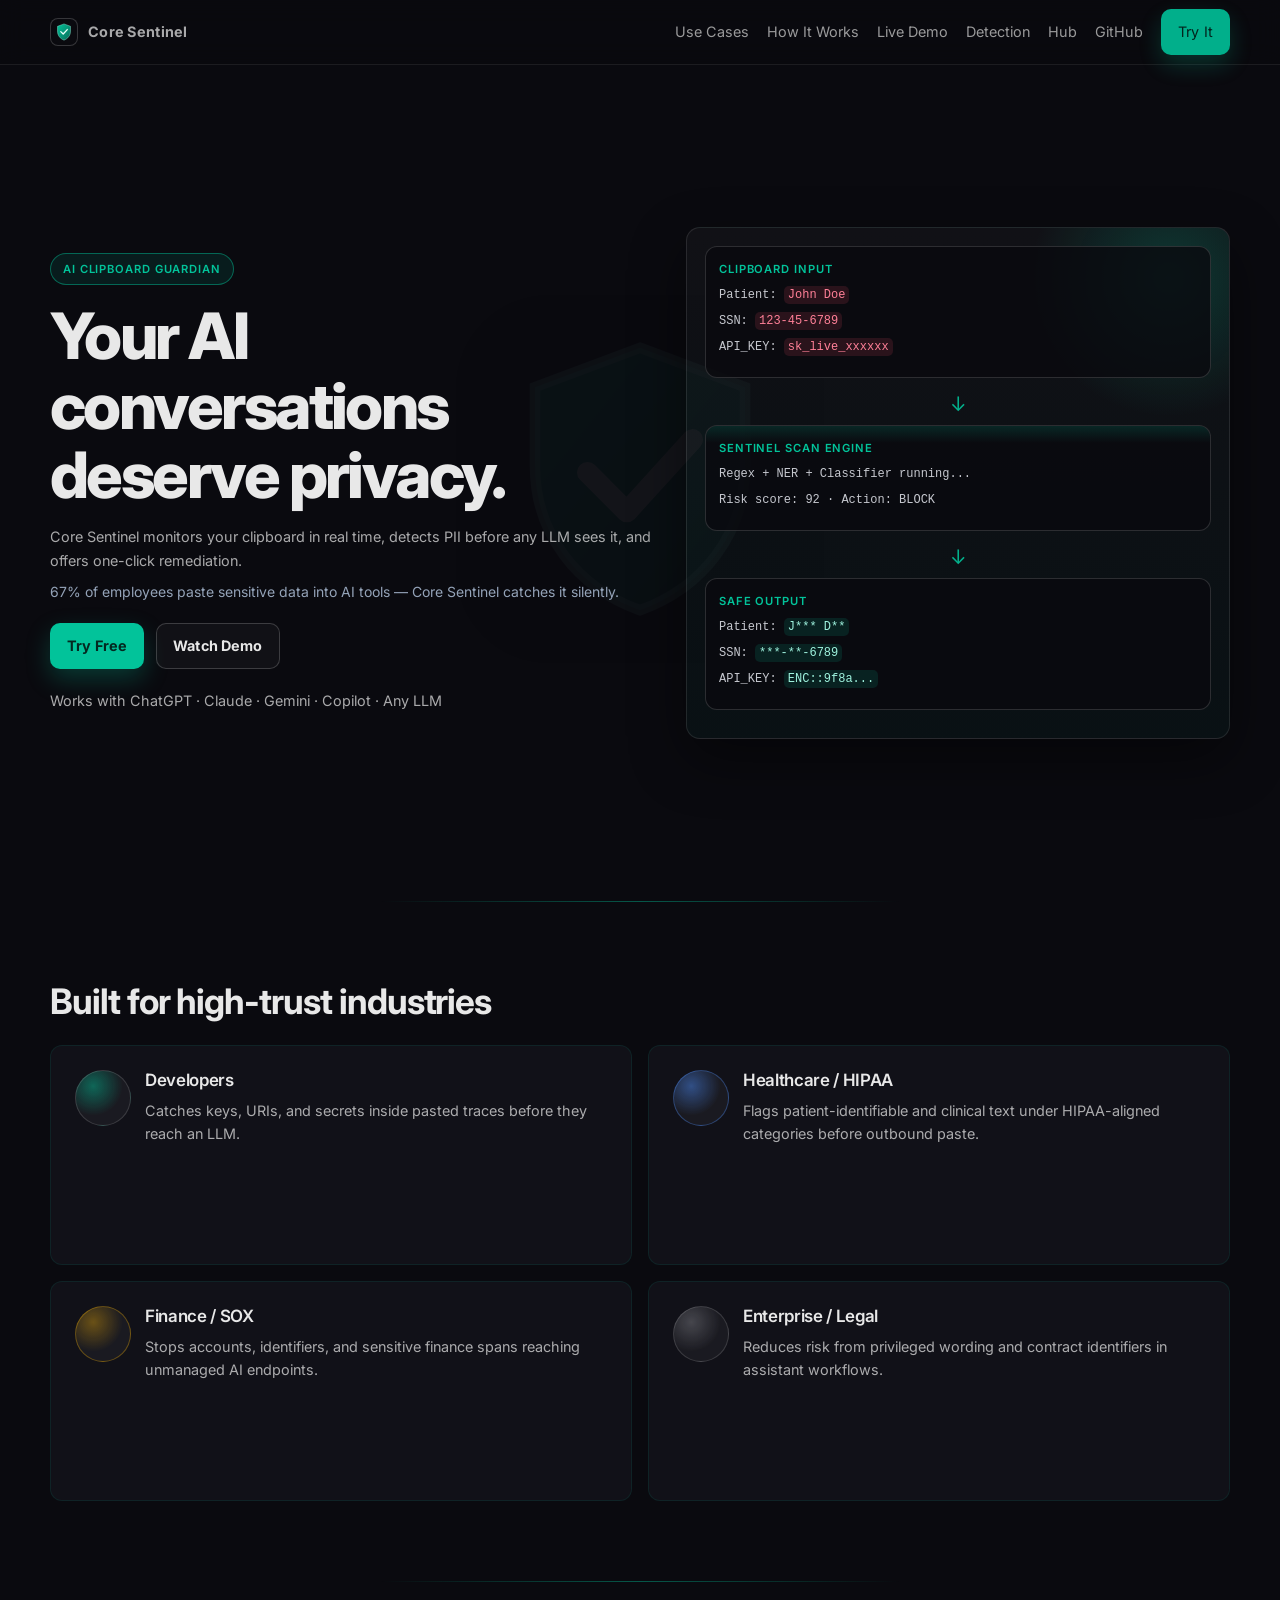
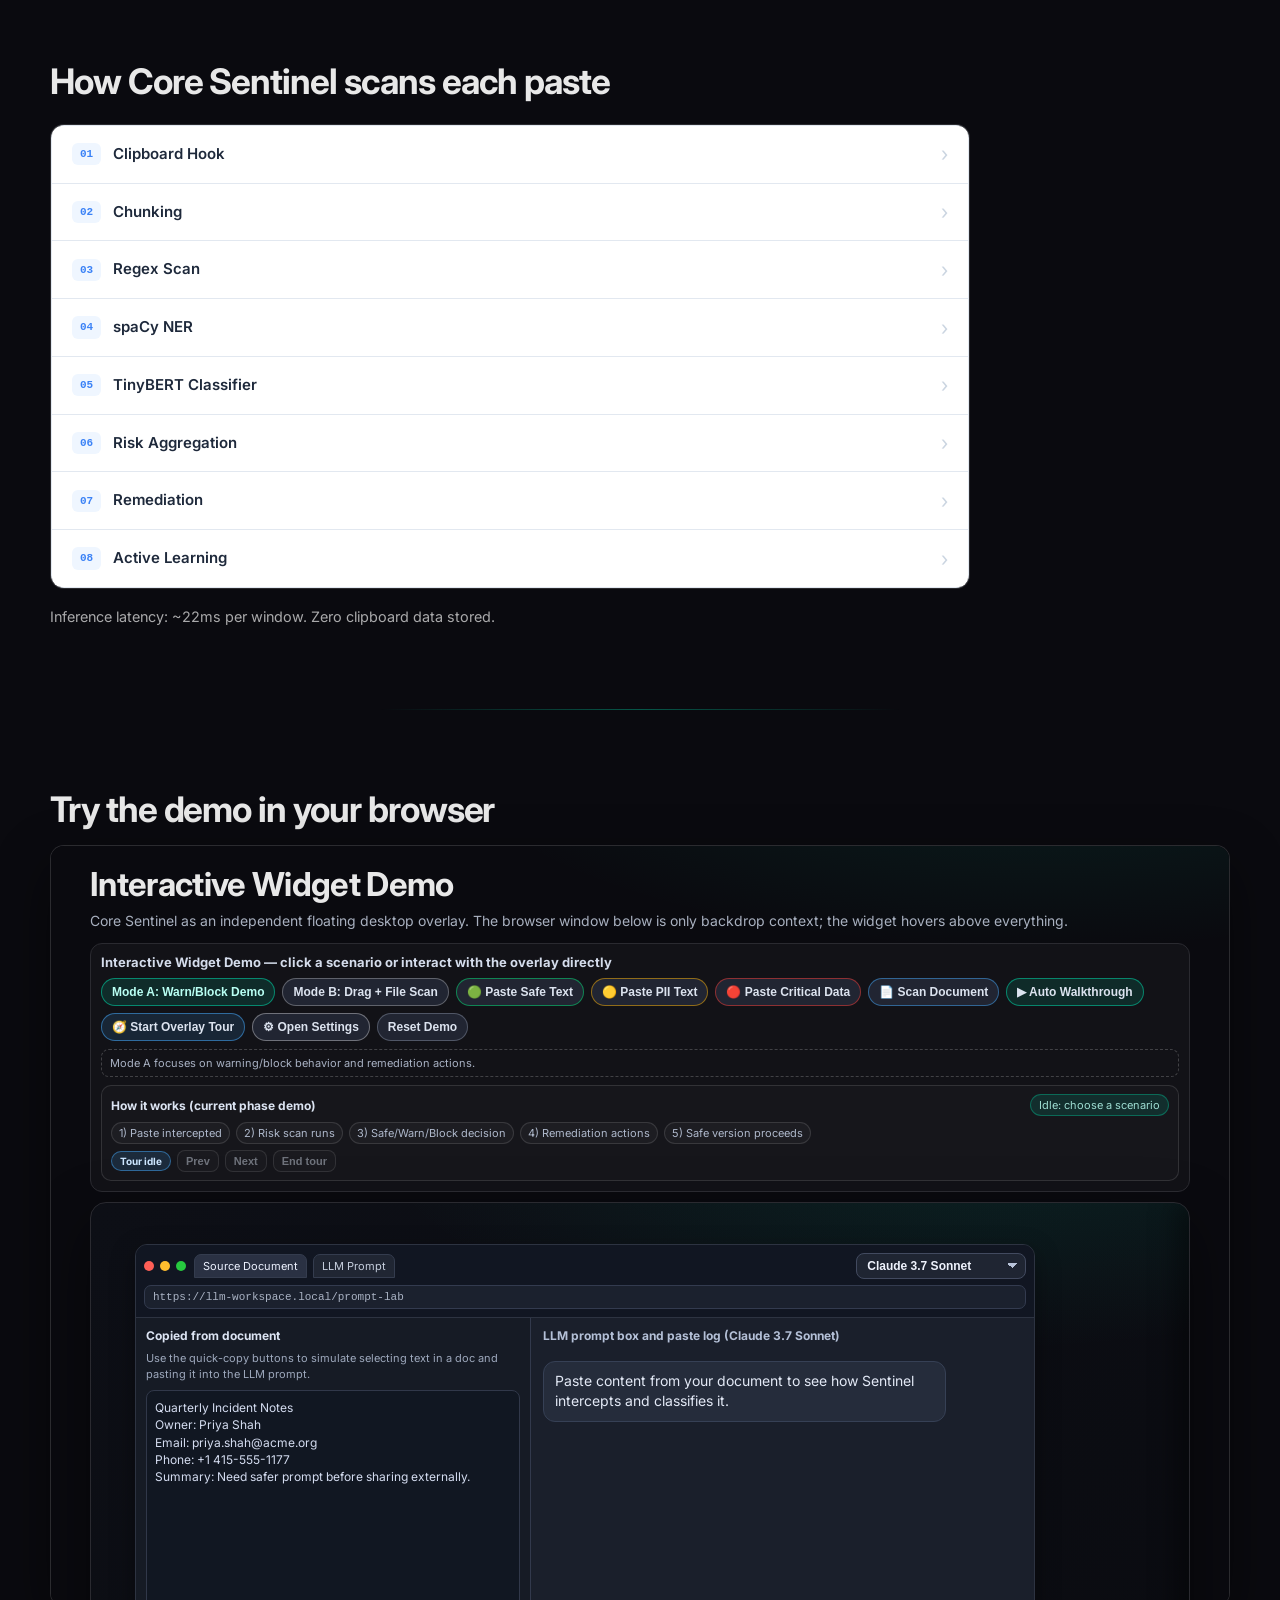
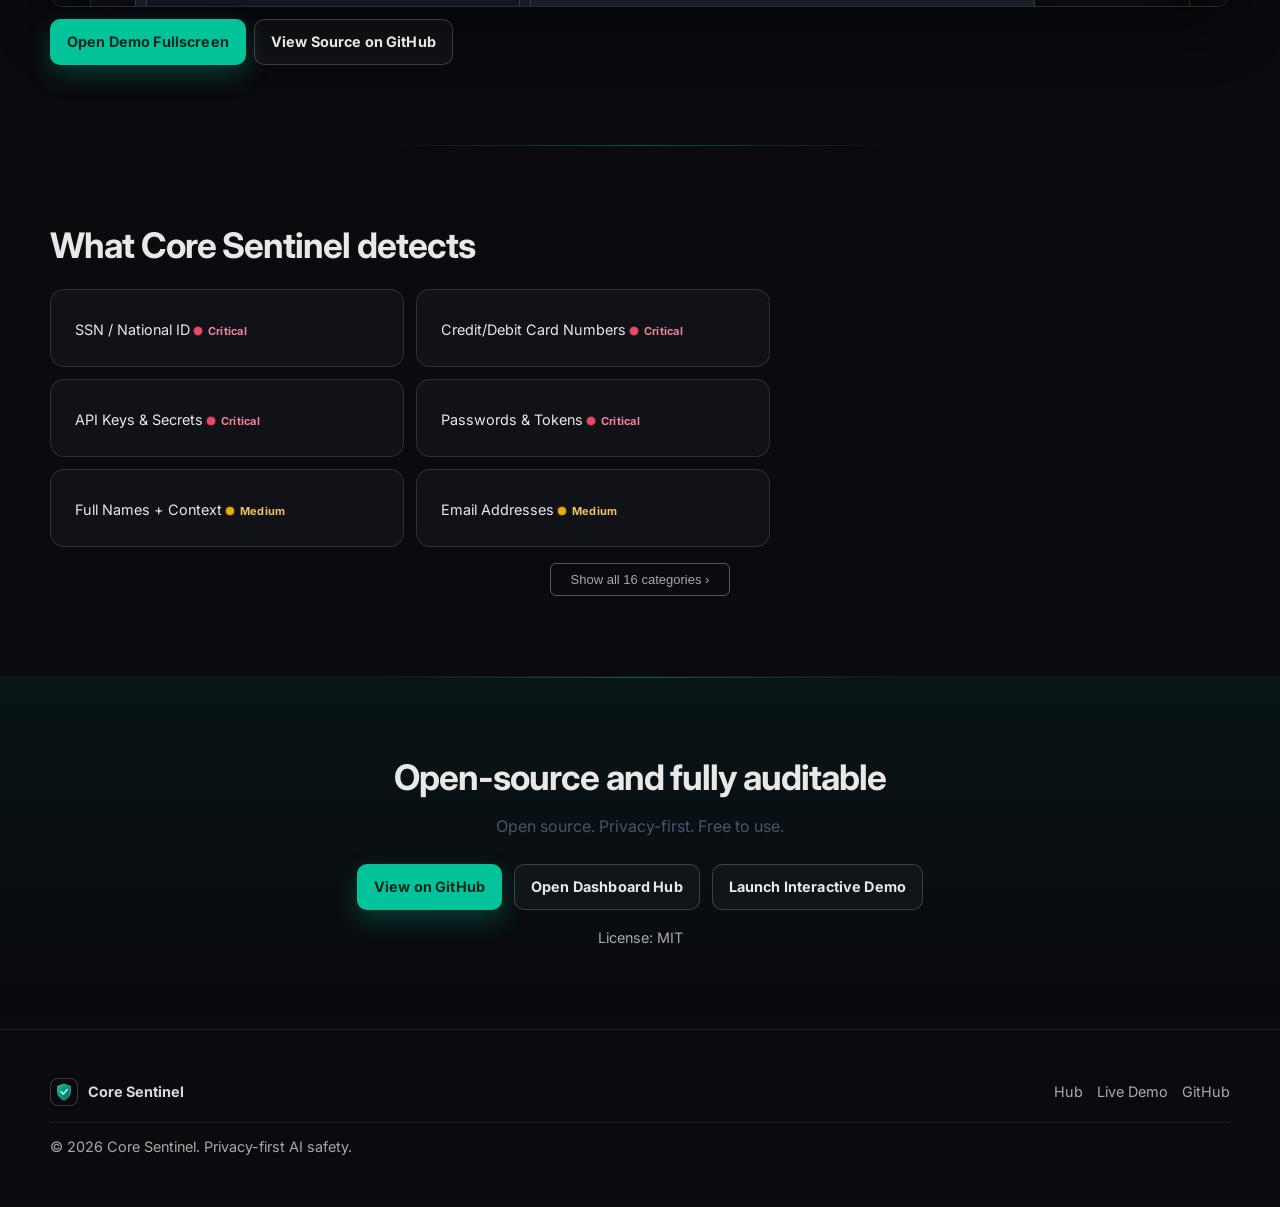
<file: docs/index.html>
<!DOCTYPE html>
<html lang="en">
<head>
  <meta charset="UTF-8">
  <meta name="viewport" content="width=device-width, initial-scale=1.0">
  <title>Core Sentinel — AI Clipboard Guardian | Protect PII from LLM Leaks</title>
  <meta name="description" content="Real-time clipboard monitoring that detects and remediates PII before it reaches ChatGPT, Claude, or any AI. Open-source, privacy-first.">
  <meta property="og:title" content="Core Sentinel — AI Clipboard Guardian | Protect PII from LLM Leaks">
  <meta property="og:description" content="Real-time clipboard monitoring that detects and remediates PII before it reaches ChatGPT, Claude, or any AI. Open-source, privacy-first.">
  <meta property="og:type" content="website">
  <meta property="og:url" content="./index.html">
  <meta property="og:image" content="./favicon.svg">
  <meta name="twitter:card" content="summary_large_image">
  <link rel="icon" type="image/svg+xml" href="favicon.svg">
  <link rel="stylesheet" href="shared-styles.css">
  <link rel="preconnect" href="https://fonts.googleapis.com">
  <link rel="preconnect" href="https://fonts.gstatic.com" crossorigin>
  <link href="https://fonts.googleapis.com/css2?family=Inter:wght@400;500;600;700;800&display=swap" rel="stylesheet">
  <style>
    :root {
      --bg-soft: #101018;
      --accent-soft: rgba(2, 195, 154, 0.2);
      --shadow-hero: 0 20px 55px rgba(0, 0, 0, 0.45);
    }

    * { box-sizing: border-box; margin: 0; padding: 0; }
    html { scroll-behavior: smooth; }
    body.page-site {
      font-family: "Inter", system-ui, -apple-system, "Segoe UI", sans-serif;
      background: radial-gradient(1200px 420px at 70% -12%, rgba(2, 195, 154, 0.17), transparent 55%), var(--bg);
      overflow-x: hidden;
    }
    body::before {
      content: "";
      position: fixed;
      inset: 0;
      pointer-events: none;
      background-image: radial-gradient(rgba(255, 255, 255, 0.06) 0.6px, transparent 0.6px);
      background-size: 4px 4px;
      opacity: 0.08;
      z-index: 0;
    }
    body::after {
      content: "";
      position: fixed;
      inset: 0;
      pointer-events: none;
      background-image: url("favicon.svg");
      background-repeat: no-repeat;
      background-position: center 56%;
      background-size: min(42vw, 420px);
      opacity: 0.045;
      z-index: 0;
    }

    a { color: inherit; text-decoration: none; }
    .container { width: min(var(--maxw), calc(100% - 44px)); margin: 0 auto; position: relative; z-index: 1; }

    .topnav {
      position: sticky;
      top: 0;
      z-index: 120;
      backdrop-filter: blur(12px);
      background: rgba(10, 10, 15, 0.72);
      border-bottom: 1px solid rgba(255, 255, 255, 0.08);
      transition: background 0.25s ease, border-color 0.25s ease;
    }
    .topnav.is-scrolled {
      background: rgba(8, 8, 13, 0.92);
      border-bottom-color: rgba(255, 255, 255, 0.12);
    }
    .topnav-inner {
      gap: 20px;
    }
    .brand {
      display: inline-flex;
      align-items: center;
      gap: 10px;
      font-weight: 700;
      letter-spacing: 0.02em;
      white-space: nowrap;
    }
    .brand-mark {
      width: 28px;
      height: 28px;
      border-radius: 8px;
      display: inline-flex;
      align-items: center;
      justify-content: center;
      overflow: hidden;
      border: 1px solid rgba(255, 255, 255, 0.18);
      background: #0a0a0f;
    }
    .brand-mark img {
      width: 100%;
      height: 100%;
      display: block;
      border-radius: 8px;
    }
    .nav-links {
      display: flex;
      gap: 18px;
      align-items: center;
      flex-wrap: wrap;
      justify-content: flex-end;
    }
    .nav-links a {
      font-size: var(--fs-body);
      color: var(--muted);
      transition: color 0.2s ease, opacity 0.2s ease;
      opacity: 0.9;
      position: relative;
      font-weight: 400;
    }
    .nav-links a:hover { color: var(--text); opacity: 1; }
    .nav-links a.nav-link::after {
      content: "";
      position: absolute;
      left: 0;
      right: 0;
      bottom: -8px;
      height: 2px;
      background: var(--accent);
      transform: scaleX(0);
      transform-origin: left center;
      transition: transform 0.2s ease;
      border-radius: 4px;
    }
    .nav-links a.nav-link:hover::after,
    .nav-links a.nav-link.active::after {
      transform: scaleX(1);
    }
    .nav-links a.nav-link.active {
      color: var(--accent);
      opacity: 1;
      font-weight: 400;
    }

    .page-site main > section:not(.hero)::before {
      content: "";
      position: absolute;
      top: 0;
      left: 50%;
      transform: translateX(-50%);
      width: min(520px, 70%);
      height: 1px;
      background: linear-gradient(90deg, transparent, rgba(2, 195, 154, 0.42), transparent);
    }
    .eyebrow {
      display: inline-block;
      font-size: var(--fs-label);
      text-transform: uppercase;
      letter-spacing: 0.08em;
      font-weight: 600;
      color: var(--accent);
      border: 1px solid rgba(2, 195, 154, 0.45);
      background: rgba(2, 195, 154, 0.1);
      border-radius: 999px;
      padding: 6px 12px;
      margin-bottom: 1rem;
    }
    .section-title {
      font-size: var(--fs-h2);
      font-weight: 700;
      letter-spacing: -0.03em;
      line-height: 1.15;
      margin-bottom: var(--section-head-gap);
    }
    .section-sub {
      color: var(--muted);
      max-width: 760px;
      text-wrap: pretty;
    }

    .hero {
      min-height: calc(100vh - var(--nav-h));
      display: grid;
      align-items: center;
      padding: var(--section-pad-y-mobile) 0;
      position: relative;
      overflow: hidden;
    }
    .hero::before {
      content: none;
    }
    .hero-grid {
      display: grid;
      grid-template-columns: 1.05fr 0.95fr;
      gap: 34px;
      align-items: center;
      position: relative;
      z-index: 1;
    }
    .hero h1 {
      margin-bottom: 1rem;
    }
    .hero p {
      color: var(--muted);
      max-width: 640px;
    }
    .hero-ctas {
      display: flex;
      gap: 12px;
      margin-top: 1.25rem;
      flex-wrap: wrap;
    }
    .hero-trust {
      margin-top: 1.25rem;
      color: var(--muted);
    }
    .hero p.hero-stat-line {
      font-size: 14px;
      color: #94A3B8;
      margin-top: 8px;
      margin-bottom: 0;
    }
    .pipeline-accordion {
      border: 1px solid #E2E8F0;
      border-radius: 10px;
      overflow: hidden;
    }
    .pipeline-step {
      border-bottom: 1px solid #E2E8F0;
    }
    .pipeline-step:last-child {
      border-bottom: none;
    }
    .pipeline-step > summary {
      list-style: none;
    }
    .pipeline-step-summary {
      display: flex;
      align-items: center;
      gap: 12px;
      padding: 16px 20px;
      cursor: pointer;
      list-style: none;
      user-select: none;
      background: #FFFFFF;
      transition: background 0.15s;
    }
    .pipeline-step-summary:hover {
      background: #F8FAFC;
    }
    .pipeline-step-summary::-webkit-details-marker {
      display: none;
    }
    .pipeline-step-summary::marker {
      display: none;
    }
    .step-num {
      font-size: 11px;
      font-weight: 700;
      color: #3B82F6;
      background: #EFF6FF;
      border-radius: 6px;
      padding: 2px 8px;
      flex-shrink: 0;
      font-family: ui-monospace, "SF Mono", Menlo, Consolas, monospace;
    }
    .step-title {
      font-size: 15px;
      font-weight: 600;
      color: #1E293B;
      flex: 1;
    }
    .step-arrow {
      font-size: 20px;
      color: #CBD5E1;
      transition: transform 0.2s ease;
      flex-shrink: 0;
      line-height: 1;
    }
    details[open] > .pipeline-step-summary .step-arrow {
      transform: rotate(90deg);
    }
    .pipeline-step-body {
      padding: 4px 20px 20px 52px;
      font-size: 14px;
      color: #475569;
      line-height: 1.7;
      background: #FAFAFA;
    }
    .coverage-extra {
      display: none;
      grid-column: 1 / -1;
      grid-template-columns: repeat(2, minmax(0, 1fr));
      gap: 12px;
      max-width: 720px;
    }
    .coverage-extra.open {
      display: grid;
    }
    .coverage-toggle-wrap {
      text-align: center;
      margin-top: 16px;
    }
    .coverage-toggle-btn {
      background: none;
      border: 1px solid rgba(226, 232, 240, 0.35);
      border-radius: 6px;
      padding: 8px 20px;
      font-size: 13px;
      color: var(--muted);
      cursor: pointer;
      transition: border-color 0.15s ease, color 0.15s ease;
    }
    .coverage-toggle-btn:hover {
      border-color: rgba(2, 195, 154, 0.45);
      color: var(--text);
    }
    .demo-shell {
      margin-top: var(--section-head-gap);
      border: 1px solid var(--line);
      border-radius: var(--radius);
      overflow: hidden;
      background: rgba(255, 255, 255, 0.02);
      box-shadow: var(--shadow-hero);
    }
    .demo-shell iframe {
      width: 100%;
      min-height: 760px;
      border: 0;
      background: #0a0a0f;
      display: block;
    }
    .demo-links {
      display: flex;
      flex-wrap: wrap;
      gap: 8px;
      margin-top: 12px;
    }

    .hero-visual {
      position: relative;
      border: 1px solid rgba(255, 255, 255, 0.1);
      border-radius: var(--radius);
      background: linear-gradient(180deg, rgba(255, 255, 255, 0.03), rgba(2, 195, 154, 0.04));
      padding: 18px;
      box-shadow: var(--shadow-hero);
      overflow: hidden;
    }
    .hero-visual::before {
      content: "";
      position: absolute;
      width: 280px;
      height: 280px;
      border-radius: 50%;
      background: radial-gradient(circle, rgba(2, 195, 154, 0.4), transparent 70%);
      right: -80px;
      top: -90px;
      opacity: 0.55;
      pointer-events: none;
    }
    .pipe {
      border: 1px solid rgba(255, 255, 255, 0.14);
      border-radius: 12px;
      background: rgba(10, 10, 15, 0.8);
      padding: 13px;
      margin-bottom: 10px;
      position: relative;
      overflow: hidden;
    }
    .pipe h4 {
      font-size: var(--fs-label);
      font-weight: 600;
      color: var(--accent);
      text-transform: uppercase;
      letter-spacing: 0.08em;
      margin-bottom: 8px;
    }
    .code-line {
      font-family: ui-monospace, "SF Mono", Menlo, Consolas, monospace;
      font-size: 12px;
      color: rgba(245, 247, 255, 0.8);
      margin: 6px 0;
      white-space: nowrap;
    }
    .code-line .bad { color: #ff8098; background: rgba(255, 77, 109, 0.13); padding: 2px 4px; border-radius: 5px; }
    .code-line .good { color: #9ff3df; background: rgba(2, 195, 154, 0.13); padding: 2px 4px; border-radius: 5px; }
    .scanner-bar {
      position: absolute;
      left: 0;
      right: 0;
      top: -30%;
      height: 46%;
      background: linear-gradient(180deg, transparent, rgba(2, 195, 154, 0.22), transparent);
      animation: scanDown 4.6s ease-in-out infinite;
      pointer-events: none;
    }
    .flow-arrow {
      text-align: center;
      color: rgba(2, 195, 154, 0.9);
      font-size: 20px;
      margin: 4px 0;
      animation: pulse 2s ease-in-out infinite;
    }
    @keyframes scanDown {
      0% { transform: translateY(-115%); }
      50% { transform: translateY(218%); }
      100% { transform: translateY(-115%); }
    }
    @keyframes pulse {
      0%, 100% { opacity: 0.4; }
      50% { opacity: 1; }
    }

    .stats-grid {
      margin-top: 0;
      display: grid;
      grid-template-columns: repeat(3, 1fr);
      gap: 14px;
    }
    .page-site .card {
      transition: transform 0.22s ease, border-color 0.22s ease, box-shadow 0.22s ease;
    }
    .stat-card {
      min-height: 140px;
      display: flex;
      flex-direction: column;
    }
    .page-site .card:hover {
      transform: translateY(-4px);
      border-color: rgba(2, 195, 154, 0.3);
      box-shadow: 0 12px 26px rgba(0, 0, 0, 0.3);
    }
    .stat-num {
      font-size: clamp(1.85rem, 4vw, 2.55rem);
      font-weight: 800;
      line-height: 1.08;
      margin-bottom: 8px;
      letter-spacing: -0.03em;
    }
    .stat-label {
      font-size: 0.95rem;
      font-weight: 600;
      color: var(--text);
      line-height: 1.25;
      max-width: 16ch;
    }
    .stat-src {
      font-size: var(--fs-label);
      color: var(--muted);
      margin-top: auto;
      padding-top: 14px;
    }

    .pipeline-matrix-wrap {
      margin-top: 22px;
      border: 1px solid var(--line);
      border-radius: 14px;
      overflow: hidden;
      background: rgba(255, 255, 255, 0.02);
      max-width: 920px;
    }
    .pipeline-matrix {
      width: 100%;
      border-collapse: collapse;
      font-size: var(--fs-body);
    }
    .pipeline-matrix th,
    .pipeline-matrix td {
      padding: 12px 16px;
      border-bottom: 1px solid rgba(255, 255, 255, 0.08);
      text-align: left;
      vertical-align: top;
    }
    .pipeline-matrix th {
      color: var(--muted);
      font-size: var(--fs-label);
      text-transform: uppercase;
      letter-spacing: 0.08em;
      font-weight: 600;
      width: 34%;
    }
    .pipeline-matrix tr:last-child td,
    .pipeline-matrix tr:last-child th {
      border-bottom: 0;
    }
    .pipeline-matrix td strong {
      color: #e8fff6;
      font-weight: 700;
    }
    .pipeline-latency {
      margin-top: 1rem;
      color: var(--muted);
      max-width: 920px;
    }

    .pii-grid {
      margin-top: 24px;
      display: grid;
      grid-template-columns: repeat(2, minmax(0, 1fr));
      gap: 12px;
      max-width: 720px;
    }
    .pii-item {
      padding: var(--card-pad);
      border-radius: var(--radius);
      border: 1px solid var(--line);
      background: var(--card-bg);
      color: var(--text);
      transition: transform 0.2s ease, border-color 0.2s ease;
    }
    .pii-item:hover {
      transform: translateY(-3px);
      border-color: rgba(2, 195, 154, 0.3);
    }
    .pii-item .level {
      display: inline-flex;
      align-items: center;
      gap: 6px;
      margin-top: 8px;
      font-size: 11px;
      font-weight: 700;
      letter-spacing: 0.02em;
      opacity: 0.92;
    }
    .severity-dot {
      width: 8px;
      height: 8px;
      border-radius: 50%;
      flex-shrink: 0;
    }
    .critical .severity-dot { background: #ff4d6d; box-shadow: 0 0 0 1px rgba(255, 77, 109, 0.35); }
    .medium .severity-dot { background: #ffb703; box-shadow: 0 0 0 1px rgba(255, 183, 3, 0.28); }
    .low .severity-dot { background: #4d8fff; box-shadow: 0 0 0 1px rgba(77, 143, 255, 0.35); }
    .critical .level { color: #ff8ea3; }
    .medium .level { color: #ffd166; }
    .low .level { color: #8cb4ff; }

    .use-grid {
      margin-top: 24px;
      display: grid;
      grid-template-columns: repeat(2, minmax(0, 1fr));
      gap: 16px;
      align-items: stretch;
    }
    .persona {
      min-height: 220px;
      height: 100%;
      background: var(--card-bg);
      border: 1px solid rgba(2, 195, 154, 0.1);
      border-radius: 12px;
      padding: 24px;
      display: grid;
      grid-template-columns: 56px 1fr;
      gap: 14px;
      align-items: start;
      transition: transform 0.22s ease, border-color 0.22s ease, box-shadow 0.22s ease;
    }
    .persona:hover {
      transform: translateY(-4px);
      border-color: rgba(2, 195, 154, 0.35);
      box-shadow: 0 10px 28px rgba(2, 195, 154, 0.18);
    }
    .avatar {
      width: 56px;
      height: 56px;
      border-radius: 50%;
      flex-shrink: 0;
      border: 1px solid rgba(255, 255, 255, 0.14);
      background: radial-gradient(circle at 32% 28%, rgba(2, 195, 154, 0.45), transparent 55%),
        rgba(255, 255, 255, 0.04);
    }
    .avatar.avatar-health {
      background: radial-gradient(circle at 32% 28%, rgba(77, 143, 255, 0.45), transparent 55%),
        rgba(255, 255, 255, 0.04);
      border-color: rgba(77, 143, 255, 0.35);
    }
    .avatar.avatar-finance {
      background: radial-gradient(circle at 32% 28%, rgba(255, 183, 3, 0.35), transparent 55%),
        rgba(255, 255, 255, 0.04);
      border-color: rgba(255, 183, 3, 0.32);
    }
    .avatar.avatar-legal {
      background: radial-gradient(circle at 32% 28%, rgba(245, 247, 255, 0.2), transparent 55%),
        rgba(255, 255, 255, 0.04);
    }
    .persona h3 {
      margin-bottom: 7px;
    }
    .persona p {
      color: var(--muted);
    }

    .feature-list {
      margin-top: 18px;
      display: grid;
      grid-template-columns: repeat(2, 1fr);
      gap: 10px 16px;
    }
    .feature-list div {
      background: var(--card-bg);
      border: 1px solid var(--line);
      border-radius: var(--radius);
      padding: var(--card-pad);
      color: var(--muted);
      transition: border-color 0.22s ease, transform 0.22s ease;
    }
    .feature-list div:hover {
      border-color: rgba(2, 195, 154, 0.35);
      transform: translateY(-3px);
    }
    .feature-list strong { color: var(--text); }

    .oss {
      text-align: center;
      border-top: 1px solid rgba(255, 255, 255, 0.06);
      border-bottom: 1px solid rgba(255, 255, 255, 0.06);
      background: linear-gradient(180deg, rgba(2, 195, 154, 0.06), transparent);
    }
    .oss h2 {
      font-size: var(--fs-h2);
      font-weight: 700;
      letter-spacing: -0.03em;
      margin-bottom: var(--section-head-gap);
    }
    .oss p { color: var(--muted); max-width: 780px; margin: 0 auto var(--card-pad); }
    .meta-line {
      color: var(--muted);
      margin-top: var(--section-head-gap);
    }

    footer {
      padding: var(--section-pad-y-mobile) 0;
      color: var(--muted);
    }
    .footer-top {
      display: flex;
      justify-content: space-between;
      align-items: center;
      gap: 20px;
      flex-wrap: wrap;
      padding-bottom: 16px;
      border-bottom: 1px solid rgba(255, 255, 255, 0.08);
      margin-bottom: 12px;
    }
    .footer-brand {
      display: inline-flex;
      align-items: center;
      gap: 10px;
      font-weight: 700;
      color: rgba(245, 247, 255, 0.88);
    }
    .footer-brand:hover { color: var(--text); }
    .footer-nav {
      display: flex;
      gap: 14px;
      flex-wrap: wrap;
    }
    .footer-nav a:hover { color: var(--text); }

    .fade-in {
      opacity: 0;
      transform: translateY(18px);
      transition: opacity 0.65s ease, transform 0.65s ease;
    }
    .fade-in.in-view {
      opacity: 1;
      transform: translateY(0);
    }
    .parallax {
      transform: translateY(var(--parallax-y, 0px));
      will-change: transform;
    }

    @media (max-width: 1080px) {
      .hero-grid { grid-template-columns: 1fr; }
      .stats-grid { grid-template-columns: 1fr; }
    }

    @media (max-width: 760px) {
      .container { width: min(var(--maxw), calc(100% - 28px)); }
      .nav-links { gap: 12px; }
      .hero { min-height: auto; }
      .hero-ctas { width: 100%; }
      .btn { width: 100%; }
      .pii-grid { grid-template-columns: 1fr; }
      .use-grid { grid-template-columns: 1fr; }
      .feature-list { grid-template-columns: 1fr; }
      .coverage-extra.open {
        grid-template-columns: 1fr;
      }
      .footer-top { flex-direction: column; }
    }

    @media (prefers-reduced-motion: reduce) {
      html { scroll-behavior: auto; }
      .fade-in, .card, .pii-item, .persona, .feature-list div, .btn, .nav-links a.nav-link::after {
        transition: none;
      }
      .scanner-bar, .flow-arrow {
        animation: none;
      }
      .parallax {
        transform: translateY(0);
        will-change: auto;
      }
    }
  </style>
</head>
<body class="page-site">
  <header class="topnav">
    <div class="container topnav-inner">
      <a href="#hero" class="brand">
        <span class="brand-mark"><img src="favicon.svg" alt="Core Sentinel logo"></span>
        <span>Core Sentinel</span>
      </a>
      <nav class="nav-links">
        <a class="nav-link" href="#use-cases">Use Cases</a>
        <a class="nav-link" href="#how-it-works">How It Works</a>
        <a class="nav-link" href="#live-demo">Live Demo</a>
        <a class="nav-link" href="#detection">Detection</a>
        <a href="hub.html">Hub</a>
        <a href="https://github.com/Alwinphilip0105/Core_Sentinal" target="_blank" rel="noopener">GitHub</a>
        <a class="btn btn-primary nav-cta" href="hub.html">Try It</a>
      </nav>
    </div>
  </header>

  <main>
    <section id="hero" class="hero">
      <div class="container hero-grid">
        <div class="fade-in">
          <span class="eyebrow">AI Clipboard Guardian</span>
          <h1>Your AI conversations deserve privacy.</h1>
          <p>
            Core Sentinel monitors your clipboard in real time, detects PII before any LLM sees it, and offers one-click remediation.
          </p>
          <p class="hero-stat-line">
            67% of employees paste sensitive data into AI tools — Core Sentinel catches it silently.
          </p>
          <div class="hero-ctas">
          <a class="btn btn-primary" href="hub.html">Try Free</a>
            <a class="btn btn-outline" href="#live-demo">Watch Demo</a>
          </div>
          <div class="hero-trust">
            Works with ChatGPT · Claude · Gemini · Copilot · Any LLM
          </div>
        </div>

        <div class="hero-visual parallax fade-in" id="heroVisual">
          <div class="pipe">
            <h4>Clipboard Input</h4>
            <div class="code-line">Patient: <span class="bad">John Doe</span></div>
            <div class="code-line">SSN: <span class="bad">123-45-6789</span></div>
            <div class="code-line">API_KEY: <span class="bad">sk_live_xxxxxx</span></div>
          </div>
          <div class="flow-arrow">↓</div>
          <div class="pipe" style="position: relative;">
            <h4>Sentinel Scan Engine</h4>
            <div class="code-line">Regex + NER + Classifier running...</div>
            <div class="code-line">Risk score: 92 · Action: BLOCK</div>
            <div class="scanner-bar"></div>
          </div>
          <div class="flow-arrow">↓</div>
          <div class="pipe">
            <h4>Safe Output</h4>
            <div class="code-line">Patient: <span class="good">J*** D**</span></div>
            <div class="code-line">SSN: <span class="good">***-**-6789</span></div>
            <div class="code-line">API_KEY: <span class="good">ENC::9f8a...</span></div>
          </div>
        </div>
      </div>
    </section>

    <section id="use-cases">
      <div class="container">
        <h2 class="section-title fade-in">Built for high-trust industries</h2>
        <div class="use-grid">
          <article class="persona fade-in">
            <div class="avatar" aria-hidden="true"></div>
            <div>
              <h3>Developers</h3>
              <p>Catches keys, URIs, and secrets inside pasted traces before they reach an LLM.</p>
            </div>
          </article>
          <article class="persona fade-in">
            <div class="avatar avatar-health" aria-hidden="true"></div>
            <div>
              <h3>Healthcare / HIPAA</h3>
              <p>Flags patient-identifiable and clinical text under HIPAA-aligned categories before outbound paste.</p>
            </div>
          </article>
          <article class="persona fade-in">
            <div class="avatar avatar-finance" aria-hidden="true"></div>
            <div>
              <h3>Finance / SOX</h3>
              <p>Stops accounts, identifiers, and sensitive finance spans reaching unmanaged AI endpoints.</p>
            </div>
          </article>
          <article class="persona fade-in">
            <div class="avatar avatar-legal" aria-hidden="true"></div>
            <div>
              <h3>Enterprise / Legal</h3>
              <p>Reduces risk from privileged wording and contract identifiers in assistant workflows.</p>
            </div>
          </article>
        </div>
      </div>
    </section>

    <section id="how-it-works">
      <div class="container">
        <h2 class="section-title fade-in">How Core Sentinel scans each paste</h2>

        <div class="pipeline-matrix-wrap fade-in">
          <div class="pipeline-accordion">
            <details class="pipeline-step">
              <summary class="pipeline-step-summary">
                <span class="step-num">01</span>
                <span class="step-title">Clipboard Hook</span>
                <span class="step-arrow">›</span>
              </summary>
              <div class="pipeline-step-body">
                Captures clipboard text when a supported AI app receives paste.
              </div>
            </details>
            <details class="pipeline-step">
              <summary class="pipeline-step-summary">
                <span class="step-num">02</span>
                <span class="step-title">Chunking</span>
                <span class="step-arrow">›</span>
              </summary>
              <div class="pipeline-step-body">
                Splits normalized text into overlapping inference windows.
              </div>
            </details>
            <details class="pipeline-step">
              <summary class="pipeline-step-summary">
                <span class="step-num">03</span>
                <span class="step-title">Regex Scan</span>
                <span class="step-arrow">›</span>
              </summary>
              <div class="pipeline-step-body">
                Matches deterministic patterns for IDs, cards, secrets, and tokens.
              </div>
            </details>
            <details class="pipeline-step">
              <summary class="pipeline-step-summary">
                <span class="step-num">04</span>
                <span class="step-title">spaCy NER</span>
                <span class="step-arrow">›</span>
              </summary>
              <div class="pipeline-step-body">
                Extracts PERSON, ORG, GPE, DATE, and MONEY spans for context.
              </div>
            </details>
            <details class="pipeline-step">
              <summary class="pipeline-step-summary">
                <span class="step-num">05</span>
                <span class="step-title">TinyBERT Classifier</span>
                <span class="step-arrow">›</span>
              </summary>
              <div class="pipeline-step-body">
                Scores each window for contextual sensitive-content likelihood.
              </div>
            </details>
            <details class="pipeline-step">
              <summary class="pipeline-step-summary">
                <span class="step-num">06</span>
                <span class="step-title">Risk Aggregation</span>
                <span class="step-arrow">›</span>
              </summary>
              <div class="pipeline-step-body">
                Fuses signals into a single score mapped to warn or block policy.
              </div>
            </details>
            <details class="pipeline-step">
              <summary class="pipeline-step-summary">
                <span class="step-num">07</span>
                <span class="step-title">Remediation</span>
                <span class="step-arrow">›</span>
              </summary>
              <div class="pipeline-step-body">
                Offers redaction, reversible encryption, or audited override paths.
              </div>
            </details>
            <details class="pipeline-step">
              <summary class="pipeline-step-summary">
                <span class="step-num">08</span>
                <span class="step-title">Active Learning</span>
                <span class="step-arrow">›</span>
              </summary>
              <div class="pipeline-step-body">
                Queues corrections for retraining without storing raw clipboard by default.
              </div>
            </details>
          </div>
        </div>
        <p class="pipeline-latency fade-in">Inference latency: ~22ms per window. Zero clipboard data stored.</p>
      </div>
    </section>

    <section id="live-demo">
      <div class="container">
        <h2 class="section-title fade-in">Try the demo in your browser</h2>
        <div class="demo-shell fade-in">
          <iframe src="demo/" title="Core Sentinel Interactive Demo" loading="lazy"></iframe>
        </div>
        <div class="demo-links fade-in">
          <a class="btn btn-primary" href="demo/" target="_blank" rel="noopener">Open Demo Fullscreen</a>
          <a class="btn btn-outline" href="https://github.com/Alwinphilip0105/Core_Sentinal" target="_blank" rel="noopener">View Source on GitHub</a>
        </div>
      </div>
    </section>

    <section id="detection">
      <div class="container">
        <h2 class="section-title fade-in">What Core Sentinel detects</h2>
        <div class="pii-grid">
          <div class="pii-item critical fade-in">SSN / National ID <span class="level"><span class="severity-dot" aria-hidden="true"></span>Critical</span></div>
          <div class="pii-item critical fade-in">Credit/Debit Card Numbers <span class="level"><span class="severity-dot" aria-hidden="true"></span>Critical</span></div>
          <div class="pii-item critical fade-in">API Keys &amp; Secrets <span class="level"><span class="severity-dot" aria-hidden="true"></span>Critical</span></div>
          <div class="pii-item critical fade-in">Passwords &amp; Tokens <span class="level"><span class="severity-dot" aria-hidden="true"></span>Critical</span></div>
          <div class="pii-item medium fade-in">Full Names + Context <span class="level"><span class="severity-dot" aria-hidden="true"></span>Medium</span></div>
          <div class="pii-item medium fade-in">Email Addresses <span class="level"><span class="severity-dot" aria-hidden="true"></span>Medium</span></div>
          <div id="coverageExtra" class="coverage-extra" aria-hidden="true">
          <div class="pii-item medium fade-in">Phone Numbers <span class="level"><span class="severity-dot" aria-hidden="true"></span>Medium</span></div>
          <div class="pii-item medium fade-in">Physical Addresses <span class="level"><span class="severity-dot" aria-hidden="true"></span>Medium</span></div>
          <div class="pii-item medium fade-in">Dates of Birth <span class="level"><span class="severity-dot" aria-hidden="true"></span>Medium</span></div>
          <div class="pii-item medium fade-in">Medical Records / Diagnoses <span class="level"><span class="severity-dot" aria-hidden="true"></span>Medium</span></div>
          <div class="pii-item critical fade-in">IP Addresses <span class="level"><span class="severity-dot" aria-hidden="true"></span>Critical</span></div>
          <div class="pii-item critical fade-in">Bank Account / Routing Numbers <span class="level"><span class="severity-dot" aria-hidden="true"></span>Critical</span></div>
          <div class="pii-item critical fade-in">Passport / Driver's License <span class="level"><span class="severity-dot" aria-hidden="true"></span>Critical</span></div>
          <div class="pii-item critical fade-in">Biometric Identifiers <span class="level"><span class="severity-dot" aria-hidden="true"></span>Critical</span></div>
          <div class="pii-item low fade-in">Vehicle Registration <span class="level"><span class="severity-dot" aria-hidden="true"></span>Low</span></div>
          <div class="pii-item medium fade-in">Employment / Salary Data <span class="level"><span class="severity-dot" aria-hidden="true"></span>Medium</span></div>
          </div>
        </div>
        <div class="coverage-toggle-wrap">
          <button type="button" id="coverageToggle" class="coverage-toggle-btn" aria-expanded="false" aria-controls="coverageExtra">
            Show all <span id="coverageCount">16</span> categories ›
          </button>
        </div>
      </div>
    </section>

    <section id="open-source" class="oss">
      <div class="container fade-in">
        <h2>Open-source and fully auditable</h2>
        <p style="font-size:16px;color:#475569;margin-bottom:24px;text-align:center;max-width:600px;margin-left:auto;margin-right:auto">
          Open source. Privacy-first. Free to use.
        </p>
        <div class="hero-ctas" style="justify-content: center;">
          <a class="btn btn-primary" href="https://github.com/Alwinphilip0105/Core_Sentinal" target="_blank" rel="noopener">View on GitHub</a>
          <a class="btn btn-outline" href="hub.html">Open Dashboard Hub</a>
          <a class="btn btn-outline" href="demo/" target="_blank" rel="noopener">Launch Interactive Demo</a>
        </div>
        <div class="meta-line">License: MIT</div>
      </div>
    </section>
  </main>

  <footer>
    <div class="container">
      <div class="footer-top">
        <a href="#hero" class="footer-brand">
          <span class="brand-mark"><img src="favicon.svg" alt=""></span>
          <span>Core Sentinel</span>
        </a>
        <nav class="footer-nav" aria-label="Footer">
          <a href="hub.html">Hub</a>
          <a href="#live-demo">Live Demo</a>
          <a href="https://github.com/Alwinphilip0105/Core_Sentinal" target="_blank" rel="noopener">GitHub</a>
        </nav>
      </div>
      <div>© 2026 Core Sentinel. Privacy-first AI safety.</div>
    </div>
  </footer>

  <script>
    document.body.classList.add("page-enter");
    requestAnimationFrame(() => {
      requestAnimationFrame(() => {
        document.body.classList.remove("page-enter");
        document.body.classList.add("page-ready");
      });
    });

    const transitionTargets = new Set(["index.html", "hub.html", "demo/", "demo/index.html"]);
    document.querySelectorAll("a[href]").forEach((a) => {
      a.addEventListener("click", (e) => {
        const href = a.getAttribute("href") || "";
        if (!href || href.startsWith("#")) return;
        if (a.target === "_blank") return;
        const clean = href.split("?")[0].split("#")[0];
        const sameSiteTransition = transitionTargets.has(clean) || clean.endsWith("/index.html") || clean.endsWith("/hub.html");
        if (!sameSiteTransition) return;
        e.preventDefault();
        document.body.classList.remove("page-ready");
        document.body.classList.add("page-leave");
        window.setTimeout(() => { window.location.href = href; }, 170);
      });
    });

    const topNav = document.querySelector(".topnav");
    const sectionIds = ["use-cases", "how-it-works", "live-demo", "detection", "open-source"];
    const navAnchors = Array.from(document.querySelectorAll(".nav-link"));

    const updateNavState = () => {
      if (topNav) {
        topNav.classList.toggle("is-scrolled", window.scrollY > 8);
      }
      let activeId = "";
      for (const id of sectionIds) {
        const el = document.getElementById(id);
        if (!el) continue;
        const rect = el.getBoundingClientRect();
        if (rect.top <= 140 && rect.bottom >= 140) {
          activeId = id;
          break;
        }
      }
      navAnchors.forEach((a) => {
        const href = a.getAttribute("href") || "";
        a.classList.toggle("active", href === "#" + activeId);
      });
    };

    const observer = new IntersectionObserver(
      (entries) => {
        entries.forEach((entry) => {
          if (entry.isIntersecting) {
            entry.target.classList.add("in-view");
            observer.unobserve(entry.target);
          }
        });
      },
      { threshold: 0.14 }
    );
    document.querySelectorAll(".fade-in").forEach((el) => observer.observe(el));

    const heroVisual = document.getElementById("heroVisual");
    const onScroll = () => {
      if (!heroVisual) return;
      const y = Math.min(window.scrollY * 0.12, 28);
      heroVisual.style.setProperty("--parallax-y", y + "px");
    };
    window.addEventListener("scroll", onScroll, { passive: true });
    window.addEventListener("scroll", updateNavState, { passive: true });
    window.addEventListener("resize", updateNavState);
    onScroll();
    updateNavState();

    (function () {
      var extra = document.getElementById("coverageExtra");
      var btn = document.getElementById("coverageToggle");
      var countEl = document.getElementById("coverageCount");
      if (!extra || !btn) return;
      var n = extra.querySelectorAll(".pii-item").length;
      var total = 6 + n;
      if (countEl) countEl.textContent = String(total);
      btn.addEventListener("click", function () {
        var nowOpen = extra.classList.toggle("open");
        extra.setAttribute("aria-hidden", nowOpen ? "false" : "true");
        btn.setAttribute("aria-expanded", nowOpen ? "true" : "false");
        if (nowOpen) {
          btn.textContent = "Show less ‹";
        } else {
          btn.innerHTML = 'Show all <span id="coverageCount">' + total + "</span> categories ›";
        }
      });
    })();
  </script>
</body>
</html>
</file>
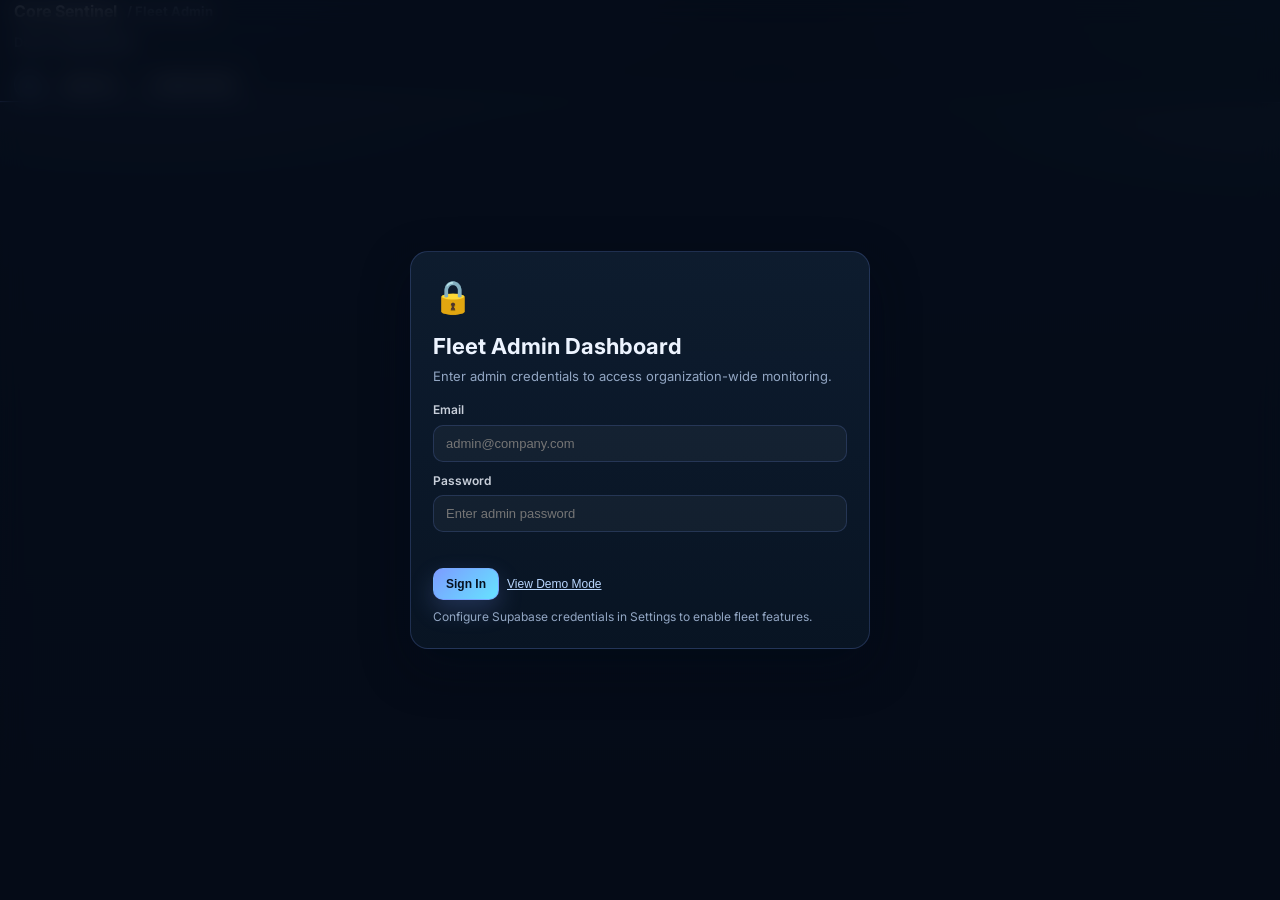
<file: docs/admin/index.html>
<!DOCTYPE html>
<html lang="en">
<head>
<meta charset="UTF-8">
  <meta name="viewport" content="width=device-width, initial-scale=1.0">
  <title>Core Sentinel - Fleet Admin Dashboard</title>
  <link rel="icon" type="image/svg+xml" href="../favicon.svg">
  <link rel="preconnect" href="https://fonts.googleapis.com">
  <link rel="preconnect" href="https://fonts.gstatic.com" crossorigin>
  <link href="https://fonts.googleapis.com/css2?family=Inter:wght@400;500;600;700;800&display=swap" rel="stylesheet">
<style>
    :root{
      --bg:#06111f;
      --card:rgba(11,24,40,0.82);
      --card-strong:#0d1d31;
      --panel:#0a1829;
      --accent:#7c9cff;
      --accent-2:#66e3ff;
      --good:#38d39f;
      --warn:#ffbf5f;
      --danger:#ff6b7a;
      --text:#edf4ff;
      --muted:#92a6c3;
      --line:rgba(124,156,255,0.20);
      --radius:14px;
      --shadow:0 18px 48px rgba(2,10,24,0.42);
      --grid:#16304b;
      --maxw:1380px;
    }

*{box-sizing:border-box;margin:0;padding:0}
    body{
      font-family:"Inter",system-ui,-apple-system,"Segoe UI",sans-serif;
      background:
        radial-gradient(1100px 500px at 12% -10%, rgba(124,156,255,0.22), transparent 58%),
        radial-gradient(900px 420px at 100% 0%, rgba(102,227,255,0.14), transparent 52%),
        linear-gradient(180deg,#081425 0%,#06111f 48%,#07101a 100%);
      color:var(--text);
      min-height:100vh;
      line-height:1.45;
    }
    .container{width:min(var(--maxw),calc(100% - 28px));margin:0 auto}
    .topbar{
      position:sticky;top:0;z-index:100;
      background:rgba(6,17,31,0.72);backdrop-filter:blur(18px);
      border-bottom:1px solid rgba(124,156,255,0.16);
      box-shadow:0 10px 30px rgba(0,0,0,0.18);
    }
    .topbar::after{
      content:"";display:block;height:1px;
      background:linear-gradient(90deg,rgba(124,156,255,0.95),rgba(102,227,255,0.38),transparent);
    }
    .topbar-inner{
      min-height:72px;display:grid;grid-template-columns:1fr auto 1fr;gap:10px;align-items:center;
    }
    .brand{display:flex;align-items:center;gap:10px;font-weight:700}
    .logo{
      width:28px;height:28px;border-radius:8px;display:grid;place-items:center;
      background:linear-gradient(145deg,#00BFA5,#0f6f67);color:#062d29;font-size:14px;
    }
    .crumb{font-size:13px;color:var(--muted)}
    .org{text-align:center;font-size:13px;color:#bdd7ff;font-weight:600;letter-spacing:.02em}
    .nav-right{justify-self:end;display:flex;align-items:center;gap:8px;flex-wrap:wrap;justify-content:flex-end}
    .btn{
      border:1px solid rgba(124,156,255,0.18);background:rgba(255,255,255,0.04);color:var(--text);
      border-radius:10px;padding:8px 12px;font-size:12px;font-weight:700;cursor:pointer;
      transition:transform .2s ease,border-color .2s ease,background .2s ease;text-decoration:none;display:inline-flex;align-items:center;gap:6px;
    }
    .btn:hover{transform:translateY(-1px);border-color:rgba(124,156,255,0.42);background:rgba(124,156,255,0.08)}
    .btn-accent{background:linear-gradient(135deg,var(--accent),var(--accent-2));border-color:rgba(124,156,255,0.65);color:#06111f;box-shadow:0 10px 24px rgba(124,156,255,0.22)}
    .avatar{
      width:30px;height:30px;border-radius:50%;display:grid;place-items:center;font-size:12px;font-weight:800;
      border:1px solid rgba(124,156,255,0.42);background:linear-gradient(135deg,rgba(124,156,255,0.2),rgba(102,227,255,0.18));color:#e8f4ff;
    }

    .login-wall{
      position:fixed;inset:0;display:none;align-items:center;justify-content:center;
      background:rgba(5,12,24,0.82);backdrop-filter:blur(12px);z-index:200;
      padding:16px;
    }
    .login-card{
      width:min(460px,100%);background:linear-gradient(180deg,rgba(14,29,48,0.96),rgba(9,22,37,0.92));border:1px solid var(--line);border-radius:18px;box-shadow:var(--shadow);
      padding:22px;
    }
    .login-card h1{font-size:22px;margin-bottom:4px}
    .login-note{font-size:13px;color:var(--muted);margin-bottom:16px}
    .lock{font-size:32px;margin-bottom:10px}
    .field{display:grid;gap:6px;margin-bottom:10px}
    .field label{font-size:12px;color:#c8cfda;font-weight:600}
    .field input{
      background:rgba(255,255,255,0.04);border:1px solid rgba(124,156,255,0.18);color:#fff;padding:10px 12px;border-radius:10px;font-size:13px;
      outline:none;
    }
    .field input:focus{border-color:rgba(124,156,255,0.55);box-shadow:0 0 0 3px rgba(124,156,255,0.12)}
    .hint{font-size:12px;color:var(--muted);margin-top:8px}
    .login-actions{display:flex;gap:8px;align-items:center;flex-wrap:wrap;margin-top:8px}
    .link-btn{
      border:none;background:none;color:#b9d7ff;font-size:12px;text-decoration:underline;cursor:pointer;padding:0;
    }
    #authErr{font-size:12px;color:#ffb4b2;min-height:18px;margin-top:4px}

    main{padding:14px 0 30px}
    .row{display:grid;gap:10px;margin-bottom:10px}
    .row-5{grid-template-columns:repeat(5,minmax(0,1fr))}
    .row-2{grid-template-columns:repeat(2,minmax(0,1fr))}
    .card{
      background:linear-gradient(180deg,rgba(13,29,49,0.9),rgba(10,24,41,0.82));border:1px solid var(--line);border-radius:var(--radius);box-shadow:var(--shadow);padding:14px;
      backdrop-filter:blur(16px);
    }
    .card h3{font-size:14px;font-weight:600;margin-bottom:2px}
    .sub{font-size:12px;color:var(--muted);margin-bottom:8px}
    .metric-val{font-size:30px;line-height:1;font-weight:800;letter-spacing:-0.02em;margin-bottom:4px}
    .metric-sub{font-size:11px;color:#bfd5ff}
    .badge{
      font-size:10px;font-weight:700;padding:3px 8px;border-radius:999px;border:1px solid rgba(255,255,255,0.14);display:inline-block;
    }
    .b-red{background:rgba(255,107,122,.14);color:#ffc2ca;border-color:rgba(255,107,122,.32)}
    .b-green{background:rgba(56,211,159,.14);color:#bdf3df;border-color:rgba(56,211,159,.3)}
    .online-dot{display:inline-block;width:7px;height:7px;border-radius:50%;background:var(--good);margin-right:4px}
    .sparkline{height:40px;width:100%;display:block;margin-top:4px}
    .chart-box{border:1px solid rgba(124,156,255,0.16);border-radius:12px;background:linear-gradient(180deg,rgba(7,20,35,0.9),rgba(8,18,30,0.86));padding:8px}
    .chart-svg{width:100%;height:290px;display:block}
    .legend{display:flex;gap:12px;flex-wrap:wrap;margin-top:7px;font-size:11px;color:var(--muted)}
    .legend span::before{content:"";display:inline-block;width:11px;height:2px;margin-right:5px;vertical-align:middle}
    .lg-safe::before{background:#2eb872}
    .lg-warn::before{background:var(--warn)}
    .lg-block::before{background:var(--danger)}

    .heatmap-wrap{
      overflow:auto;
      max-height:min(420px,56vh);
      border-radius:10px;
      border:1px solid rgba(124,156,255,0.12);
      background:rgba(6,16,28,0.45);
      scrollbar-width:thin;
      scrollbar-color:rgba(124,156,255,0.35) rgba(6,16,28,0.9);
    }
    .heatmap-wrap::-webkit-scrollbar{width:8px;height:8px}
    .heatmap-wrap::-webkit-scrollbar-track{background:rgba(0,0,0,0.2);border-radius:4px}
    .heatmap-wrap::-webkit-scrollbar-thumb{background:rgba(124,156,255,0.28);border-radius:4px}
    .heatmap-wrap::-webkit-scrollbar-corner{background:transparent}
    .heatmap-grid{
      display:grid;
      grid-template-columns:minmax(152px,1.1fr) repeat(7,minmax(72px,1fr));
      gap:8px;
      align-items:stretch;
      min-width:min(100%,860px);
      padding:4px 2px 8px;
    }
    .hm-corner{font-size:10px;color:#7a8aa0;text-transform:uppercase;letter-spacing:.06em;padding:6px 4px;align-self:end}
    .hm-axis-y{font-size:10px;color:#7a8aa0;writing-mode:vertical-rl;transform:rotate(180deg);justify-self:center;padding:4px 0}
    .hm-legend{margin-top:8px;display:flex;align-items:center;gap:10px;flex-wrap:wrap;font-size:11px;color:var(--muted)}
    .hm-grad{flex:1;min-width:140px;height:10px;border-radius:6px;border:1px solid rgba(124,156,255,0.2);
      background:linear-gradient(90deg,rgba(229,57,53,0.08),rgba(229,57,53,0.88))}
    .cell-h{
      font-size:10px;color:#99a4b3;padding:4px 2px;line-height:1.25;text-align:center;
      white-space:normal;word-break:break-word;min-height:40px;display:flex;align-items:center;justify-content:center;
    }
    .row-l{
      font-size:12px;color:#d8deea;padding:10px 6px 0 2px;line-height:1.3;word-break:break-word;
      min-width:0;align-self:center;
    }
    .hm-cell{
      border-radius:8px;border:1px solid rgba(124,156,255,0.14);min-height:44px;display:grid;place-items:center;
      cursor:pointer;font-size:12px;font-weight:700;color:#f2fbfa;
      transition:transform .18s ease,border-color .18s ease;
    }
    .hm-cell:hover{transform:translateY(-1px);border-color:rgba(124,156,255,0.45)}

    .table-wrap{
      border:1px solid rgba(124,156,255,0.14);border-radius:12px;overflow:auto;background:rgba(8,19,32,0.88);
      scrollbar-width:thin;
      scrollbar-color:rgba(124,156,255,0.35) rgba(8,19,32,0.9);
    }
    .table-wrap::-webkit-scrollbar{width:8px;height:8px}
    .table-wrap::-webkit-scrollbar-thumb{background:rgba(124,156,255,0.25);border-radius:4px}
    table{width:100%;border-collapse:collapse;min-width:760px}
    th{
      position:sticky;top:0;background:#11233a;color:#aab8cf;font-size:10px;text-transform:uppercase;letter-spacing:.04em;
      padding:8px;text-align:left;border-bottom:1px solid rgba(124,156,255,0.12);cursor:pointer;user-select:none;
    }
    td{padding:8px;border-bottom:1px solid rgba(124,156,255,0.08);font-size:12px;color:#d7dde8}
    tbody tr:hover{background:rgba(124,156,255,0.05)}
    .status-pill{font-size:10px;font-weight:700;padding:2px 8px;border-radius:999px;display:inline-block}
    .st-normal{background:rgba(34,197,94,.2);color:#ace5bf}
    .st-elev{background:rgba(255,179,0,.2);color:#ffe0a3}
    .st-high{background:rgba(229,57,53,.2);color:#ffb0ae}
    .risk-mini{height:7px;border-radius:999px;background:rgba(255,255,255,0.08);overflow:hidden;min-width:110px}
    .risk-mini > span{display:block;height:100%;background:linear-gradient(90deg,var(--warn),var(--danger))}

    .h-bars{display:grid;gap:8px}
    .h-row{display:grid;grid-template-columns:170px 1fr auto;gap:8px;align-items:center}
    .h-label{font-size:12px;color:#d5dbe7}
    .h-track{height:10px;border-radius:999px;background:rgba(255,255,255,0.08);overflow:hidden}
    .h-fill{height:100%;border-radius:999px}
    .h-val{font-size:11px;color:#cfd6e2;font-weight:700}

    .gauge{display:grid;grid-template-columns:180px 1fr;gap:12px;align-items:center}
    .gauge svg{width:170px;height:170px}
    .metric-list{display:grid;gap:7px;font-size:12px;color:#d4dbea}
    .metric-list strong{color:#fff}
    .config-grid{display:grid;gap:8px}
    .toggle{
      display:flex;align-items:center;justify-content:space-between;padding:9px 10px;border:1px solid rgba(124,156,255,0.14);border-radius:10px;background:rgba(255,255,255,0.03);font-size:12px;
    }
    .switch{position:relative;width:42px;height:22px;border-radius:999px;background:#314158;cursor:pointer}
    .switch::after{
      content:"";position:absolute;top:2px;left:2px;width:18px;height:18px;border-radius:50%;background:#b8c0cf;transition:.2s ease;
    }
    .switch[data-on="true"]{background:rgba(124,156,255,.5)}
    .switch[data-on="true"]::after{left:22px;background:#eef5ff}
    .recipient-wrap{display:flex;gap:6px;flex-wrap:wrap;margin:4px 0}
    .chip{font-size:11px;padding:4px 8px;border-radius:999px;background:rgba(124,156,255,.14);border:1px solid rgba(124,156,255,.28);color:#d8e7ff}
    .input{
      background:rgba(255,255,255,0.04);border:1px solid rgba(124,156,255,0.16);color:#fff;padding:9px 10px;border-radius:10px;font-size:12px;width:100%;
    }

    .filters{
      display:grid;grid-template-columns:220px 160px 160px 1fr auto auto;gap:8px;align-items:center;margin-bottom:10px;
    }
    .sev-row-low{background:linear-gradient(90deg,rgba(67,160,71,0.08),transparent)}
    .sev-row-med{background:linear-gradient(90deg,rgba(255,179,0,0.1),transparent)}
    .sev-row-high{background:linear-gradient(90deg,rgba(229,57,53,0.12),transparent)}
    .pager{display:flex;justify-content:space-between;align-items:center;margin-top:8px;font-size:12px;color:#c8d0dc}

    #drillInfo{font-size:12px;color:#bdd7ff;min-height:18px;margin-top:7px}
    #toast{
      position:fixed;right:16px;bottom:16px;z-index:300;background:rgba(124,156,255,.16);color:#dce7ff;border:1px solid rgba(124,156,255,.32);
      border-radius:10px;padding:10px 12px;font-size:12px;transform:translateY(10px);opacity:0;transition:.2s ease;
    }
    #toast.show{opacity:1;transform:translateY(0)}
    .tooltip{
      position:fixed;z-index:300;background:rgba(8,18,31,.96);border:1px solid rgba(124,156,255,.45);border-radius:8px;
      color:#e5efff;font-size:11px;padding:6px 8px;pointer-events:none;display:none;transform:translate(10px,10px);
      white-space:nowrap;
    }

    #skeletonRows{display:none}
    .skeleton-row{display:grid;gap:10px;margin-bottom:10px}
    .skeleton-5{grid-template-columns:repeat(5,minmax(0,1fr))}
    .skeleton-2{grid-template-columns:repeat(2,minmax(0,1fr))}
    .sk{
      min-height:120px;border-radius:12px;border:1px solid rgba(124,156,255,0.08);
      background:linear-gradient(90deg, rgba(124,156,255,0.09), rgba(255,255,255,0.03), rgba(102,227,255,0.08));
      background-size:200% 100%;
      animation:sk 1.2s linear infinite;
    }
    @keyframes sk{0%{background-position:200% 0}100%{background-position:-200% 0}}

    @media (max-width:1280px){
      .row-5{grid-template-columns:repeat(3,minmax(0,1fr))}
      .filters{grid-template-columns:repeat(3,minmax(0,1fr))}
      .topbar-inner{grid-template-columns:1fr}
      .org{text-align:left}
      .nav-right{justify-self:start}
    }
    @media (max-width:860px){
      .row-5,.row-2,.skeleton-5,.skeleton-2{grid-template-columns:1fr}
      .filters{grid-template-columns:1fr}
      .gauge{grid-template-columns:1fr}
    }

    @media print{
      .topbar,.btn,.filters,#toast,.login-wall{display:none!important}
      body{background:#fff;color:#111}
      .card{background:#fff;border:1px solid #ccc;box-shadow:none}
      .sub,.metric-sub,.legend,.muted,th,td{color:#333!important}
    }
  </style>
</head>
<body>
  <div class="tooltip" id="tip"></div>
  <div id="toast"></div>

  <div class="login-wall" id="loginWall">
    <div class="login-card">
      <div class="lock">🔒</div>
      <h1>Fleet Admin Dashboard</h1>
      <p class="login-note">Enter admin credentials to access organization-wide monitoring.</p>
      <div class="field">
        <label for="adminEmail">Email</label>
        <input id="adminEmail" type="email" placeholder="admin@company.com">
      </div>
      <div class="field">
        <label for="adminPassword">Password</label>
        <input id="adminPassword" type="password" placeholder="Enter admin password">
      </div>
      <div id="authErr"></div>
      <div class="login-actions">
        <button class="btn btn-accent" id="signInBtn">Sign In</button>
        <button class="link-btn" id="demoModeBtn">View Demo Mode</button>
      </div>
      <p class="hint">Configure Supabase credentials in Settings to enable fleet features.</p>
      </div>
    </div>

  <header class="topbar">
    <div class="container topbar-inner">
      <div class="brand">
        <span>Core Sentinel</span>
        <span class="crumb">/ Fleet Admin</span>
      </div>
      <div class="org"><span id="orgName">Demo Organization</span><span class="crumb" id="liveDataMeta" style="display:block;margin-top:4px;font-size:11px"></span></div>
      <div class="nav-right">
        <span class="avatar" id="adminAvatar">A</span>
        <button class="btn" id="signOutBtn">Sign Out</button>
        <a class="btn" href="../hub.html">← Back to Hub</a>
    </div>
    </div>
  </header>

  <main class="container">
    <div id="skeletonRows">
      <div class="skeleton-row skeleton-5">
        <div class="sk"></div><div class="sk"></div><div class="sk"></div><div class="sk"></div><div class="sk"></div>
    </div>
      <div class="skeleton-row skeleton-2">
        <div class="sk" style="min-height:260px"></div><div class="sk" style="min-height:260px"></div>
  </div>
      <div class="skeleton-row skeleton-2">
        <div class="sk" style="min-height:260px"></div><div class="sk" style="min-height:260px"></div>
    </div>
      <div class="skeleton-row skeleton-2">
        <div class="sk" style="min-height:220px"></div><div class="sk" style="min-height:220px"></div>
    </div>
      <div class="skeleton-row"><div class="sk" style="min-height:360px"></div></div>
  </div>

    <div id="dashboardRows">
      <section class="row row-5">
        <article class="card"><h3>Active Users</h3><div class="metric-val" id="mUsers">12</div><div class="metric-sub" id="mOnline">3 online now</div></article>
        <article class="card"><h3>Total Events (24h)</h3><div class="metric-val" id="mEvents24h">1,247</div><svg class="sparkline" id="evSpark"></svg></article>
        <article class="card"><h3>High Risk Events</h3><div class="metric-val" id="mHigh">23</div><span class="badge b-red" id="mHighTrend">↑ 5 from yesterday</span></article>
        <article class="card"><h3>Blocked Pastes</h3><div class="metric-val" id="mBlocked">89</div><div class="metric-sub" id="mBlockedPct">3.6% of total</div></article>
        <article class="card"><h3>Override Rate (24h)</h3><div class="metric-val" id="mOverride">1.2%</div><span class="badge b-green" id="mOverrideBadge">Below 5% target</span><div class="metric-sub" id="mOverrideNote" style="margin-top:6px"></div></article>
      </section>

      <section class="row row-2" id="publishedModelSection" style="display:none;">
        <article class="card" style="grid-column:1/-1;">
          <h3>Published model metrics (docs/data/model_records.json)</h3>
          <p class="sub" style="margin-bottom:10px;">Synced with ML dashboard. FPR below = holdout safe→risky rate; FNR = missed risky (not the same as FPR).</p>
          <div class="metric-list" id="publishedModelMetrics" style="display:grid;grid-template-columns:repeat(auto-fill,minmax(200px,1fr));gap:10px;"></div>
          <p class="sub" id="publishedModelUpdated" style="margin-top:8px;font-size:11px;"></p>
        </article>
      </section>

      <section class="row row-2">
        <article class="card">
          <h3>Organization Risk Timeline (Last 30 Days)</h3>
          <p class="sub">Daily volume stacked by safe, warned, and blocked events.</p>
          <div class="chart-box"><svg class="chart-svg" id="timelineChart"></svg></div>
          <div class="legend"><span class="lg-safe">Safe events</span><span class="lg-warn">Warned events</span><span class="lg-block">Blocked events</span></div>
        </article>

        <article class="card">
          <h3>Department Risk Heatmap</h3>
          <p class="sub">Click any cell to drill into category-level events. <span style="opacity:.85">“Other” = no mapped entity tag (often tier-only low/med/high).</span></p>
          <div class="heatmap-wrap"><div class="heatmap-grid" id="deptHeatmap"></div></div>
          <div class="hm-legend" id="hmLegend" style="margin-top:10px"></div>
          <p class="sub" id="heatmapWindowHint" style="margin-top:6px;font-size:11px"></p>
          <div id="drillInfo"></div>
        </article>
      </section>

      <section class="row row-2">
        <article class="card">
          <h3>User Risk Leaderboard</h3>
          <p class="sub">Top 10 users sorted by 24h risk activity.</p>
          <div class="table-wrap">
            <table id="userTable">
              <thead>
                <tr>
                  <th data-sort="user">User</th>
                  <th data-sort="department">Department</th>
                  <th data-sort="events24h">Events (24h)</th>
                  <th data-sort="highRisk">High Risk</th>
                  <th data-sort="overrideRate">Override Rate</th>
                  <th>Risk Mix</th>
                  <th data-sort="statusWeight">Status</th>
                </tr>
              </thead>
              <tbody id="userRows"></tbody>
            </table>
  </div>
        </article>

        <article class="card">
          <h3>Top confidential data signals (org-wide)</h3>
          <p class="sub">Counts use the raw <code style="font-size:11px">pii_classes</code> / <code style="font-size:11px">pii_class</code> values stored by the app (same strings as in Supabase).</p>
          <div class="h-bars" id="piiBars"></div>
        </article>
      </section>

      <section class="row row-2">
        <article class="card">
          <h3>Policy Detection Report</h3>
          <div class="gauge">
            <svg viewBox="0 0 180 180" aria-label="detection criteria gauge">
              <circle cx="90" cy="90" r="62" fill="none" stroke="rgba(255,255,255,0.12)" stroke-width="16"></circle>
              <circle id="compArc" cx="90" cy="90" r="62" fill="none" stroke="var(--accent)" stroke-width="16" stroke-linecap="round" stroke-dasharray="389.6" stroke-dashoffset="389.6" transform="rotate(-90 90 90)"></circle>
              <text id="compPct" x="90" y="90" text-anchor="middle" fill="#e8e8e8" font-size="27" font-weight="800">94%</text>
              <text x="90" y="108" text-anchor="middle" fill="#6b7280" font-size="11">meets criteria</text>
            </svg>
            <div class="metric-list">
              <div>Events properly handled: <strong id="cHandled">94%</strong></div>
              <div>Overrides within policy: <strong id="cOverrides">98%</strong></div>
              <div>Critical items remediated: <strong id="cCritical">100%</strong></div>
              <div>Average response time: <strong id="cLatency">2.3s</strong></div>
              <button class="btn" id="exportComplianceBtn">Export Detection Report (PDF)</button>
    </div>
    </div>
        </article>

        <article class="card">
          <h3>Alert Configuration</h3>
          <p class="sub">Route policy alerts to security operations recipients.</p>
          <div class="config-grid">
            <div class="toggle"><span>Alert when override rate exceeds 5%</span><span class="switch" data-key="ovr5"></span></div>
            <div class="toggle"><span>Alert when critical confidential data is detected</span><span class="switch" data-key="critPii"></span></div>
            <div class="toggle"><span>Daily risk summary email</span><span class="switch" data-key="dailyMail"></span></div>
            <div class="toggle"><span>Weekly detection report</span><span class="switch" data-key="weeklyReport"></span></div>
            <label class="sub" for="recipientInput" style="margin:2px 0 0">Alert recipients</label>
            <input class="input" id="recipientInput" placeholder="security@org.com, soc@org.com">
            <div class="recipient-wrap" id="recipientChips"></div>
            <button class="btn btn-accent" id="saveAlertCfgBtn">Save Configuration</button>
  </div>
        </article>
      </section>

      <section class="row">
        <article class="card">
          <h3>Audit Trail (Last 100 Events)</h3>
          <p class="sub">Fleet-wide event evidence for detection quality and incident response.</p>
          <div class="filters">
            <select class="input" id="auditType"></select>
            <input class="input" type="date" id="auditStart">
            <input class="input" type="date" id="auditEnd">
            <input class="input" id="auditUserSearch" placeholder="Search user/email/hash">
            <button class="btn" id="exportCsvBtn">Export CSV</button>
            <button class="btn" id="exportPdfBtn">Export PDF</button>
          </div>
          <div class="table-wrap">
            <table id="auditTable">
              <thead>
                <tr>
                  <th data-sort="timestamp">Timestamp</th>
                  <th data-sort="user">User</th>
                  <th data-sort="eventType">Event Type</th>
                  <th data-sort="piiClass">Confidential data</th>
                  <th data-sort="riskScore">Risk Score</th>
                  <th data-sort="action">Action</th>
                  <th data-sort="outcome">Outcome</th>
                  <th data-sort="details">Details</th>
                </tr>
              </thead>
              <tbody id="auditRows"></tbody>
    </table>
  </div>
          <div class="pager">
            <span id="pageInfo">Showing 1-25 of 100</span>
            <div style="display:flex;gap:8px">
              <button class="btn" id="prevPageBtn">Prev</button>
              <button class="btn" id="nextPageBtn">Next</button>
</div>
</div>
        </article>
      </section>
</div>
  </main>

<script>
    const SESSION_KEY = "hub_admin_session";
    const SESSION_MS = 8 * 60 * 60 * 1000;
    const ADMIN_PASSWORD = localStorage.getItem("core_admin_password") || "sentinel2026";
    const ALERT_CFG_KEY = "fleet_alert_config";
    const DEPARTMENTS = ["Engineering", "HR", "Finance", "Legal", "Sales"];
    const CAT_KEYS = ["SSN", "Email", "Phone", "API Key", "Address", "Medical", "Unclassified"];
    const CAT_HEADER_LABELS = {
      SSN: "SSN",
      Email: "Email",
      Phone: "Phone",
      "API Key": "API Key",
      Address: "Address",
      Medical: "Medical",
      Unclassified: "Other",
    };
    const tip = document.getElementById("tip");

    let state = {
      demoMode: false,
      events: [],
      feedback: [],
      users: [],
      deptHeatmap: [],
      timeline: [],
      piiTop: [],
      audit: [],
      auditFiltered: [],
      auditPage: 1,
      auditSort: { key: "timestamp", dir: "desc" },
      userSort: { key: "highRisk", dir: "desc" },
      drill: null
    };

    function showToast(msg) {
      const t = document.getElementById("toast");
      t.textContent = msg;
      t.classList.add("show");
      clearTimeout(showToast._timer);
      showToast._timer = setTimeout(() => t.classList.remove("show"), 2200);
    }

    function getSession() {
      try {
        const raw = localStorage.getItem(SESSION_KEY);
        if (!raw) return null;
        const s = JSON.parse(raw);
        if (!s || Date.now() > Number(s.exp || 0)) return null;
        return s;
      } catch { return null; }
    }

    function setSession(email) {
      localStorage.setItem(SESSION_KEY, JSON.stringify({
        exp: Date.now() + SESSION_MS,
        email: email || "admin@core-sentinel.local",
        org: localStorage.getItem("fleet_org_name") || "Core Sentinel Organization"
      }));
    }

    function clearSession() {
      localStorage.removeItem(SESSION_KEY);
    }

    function initials(email) {
      const txt = String(email || "A");
      const parts = txt.split("@")[0].split(/[._-]/).filter(Boolean);
      const chars = parts.slice(0, 2).map((p) => p[0]?.toUpperCase() || "").join("");
      return chars || "A";
    }

    function setGate(visible) {
      document.getElementById("loginWall").style.display = visible ? "flex" : "none";
      document.getElementById("dashboardRows").style.display = visible ? "none" : "block";
    }

    function setLoading(on) {
      document.getElementById("skeletonRows").style.display = on ? "block" : "none";
      document.getElementById("dashboardRows").style.display = on ? "none" : "block";
    }

    function animateNumber(el, target, suffix = "", decimals = 0) {
      if (!el) return;
      const t0 = performance.now();
      const dur = 750;
      function step(t) {
        const p = Math.min(1, (t - t0) / dur);
        const eased = 1 - Math.pow(1 - p, 3);
        const val = target * eased;
        el.textContent = (decimals ? val.toFixed(decimals) : Math.round(val).toLocaleString()) + suffix;
        if (p < 1) requestAnimationFrame(step);
      }
      requestAnimationFrame(step);
    }

    function setGauge(el, percent) {
      const c = 389.6;
      const p = Math.max(0, Math.min(100, Number(percent || 0)));
      el.style.strokeDasharray = String(c);
      el.style.strokeDashoffset = String(c * (1 - p / 100));
    }

    function drawSparkline(elId, arr, color = "var(--accent)") {
      const svg = document.getElementById(elId);
      if (!svg || !arr.length) return;
      const w = svg.clientWidth || 220;
      const h = svg.clientHeight || 40;
      svg.setAttribute("viewBox", `0 0 ${w} ${h}`);
      const min = Math.min(...arr);
      const max = Math.max(...arr);
      const span = Math.max(1, max - min);
      const step = w / (arr.length - 1);
      const pts = arr.map((v, i) => [i * step, h - ((v - min) / span) * (h - 6) - 3]);
      const d = pts.map((p, i) => `${i ? "L" : "M"}${p[0].toFixed(2)} ${p[1].toFixed(2)}`).join(" ");
      svg.innerHTML = `<path d="${d}" fill="none" stroke="${color}" stroke-width="2.2"></path>`;
    }

    function baseUrl() {
      return (localStorage.getItem("sb_url") || "").trim().replace(/\/$/, "");
    }

    function authHeaders() {
      const key = (localStorage.getItem("sb_key") || "").trim();
      return { apikey: key, Authorization: `Bearer ${key}` };
    }

    function safeDate(s) {
      const d = new Date(s || 0);
      return Number.isNaN(d.getTime()) ? null : d;
    }

    function escapeHtml(s) {
      return String(s ?? "")
        .replace(/&/g, "&amp;")
        .replace(/</g, "&lt;")
        .replace(/>/g, "&gt;")
        .replace(/"/g, "&quot;")
        .replace(/'/g, "&#39;");
    }

    function truncateDisplay(s, max) {
      const t = String(s ?? "");
      if (t.length <= max) return t;
      return `${t.slice(0, Math.max(0, max - 1))}…`;
    }

    const _CLASS_NOISE = new Set(["low", "med", "high", "silent", "warn", "block", "none", "n/a", "na", "dedup_cached", "dedup", "0"]);

    function tryParseJson(s) {
      if (typeof s !== "string" || !s.trim()) return null;
      try { return JSON.parse(s); } catch { return null; }
    }

    function pushSplitTokens(parts, s) {
      if (s == null || s === "") return;
      String(s)
        .split(/[/;,|]/g)
        .map((x) => x.trim())
        .filter(Boolean)
        .forEach((t) => parts.push(t));
    }

    /** Tokens from DB + optional context_json (matches infer._pii_class_for_log slash-joined labels). */
    function rawClassTokensFromRow(r) {
      const parts = [];
      if (Array.isArray(r.pii_classes)) {
        r.pii_classes.forEach((x) => pushSplitTokens(parts, x));
      } else if (r.pii_classes != null) {
        const ps = String(r.pii_classes).trim();
        if (ps.startsWith("[") || ps.startsWith("{")) {
          const j = tryParseJson(ps);
          if (Array.isArray(j)) j.forEach((x) => pushSplitTokens(parts, x));
          else pushSplitTokens(parts, ps);
        } else pushSplitTokens(parts, ps);
      }
      if (r.pii_class != null && String(r.pii_class).trim() !== "") {
        pushSplitTokens(parts, String(r.pii_class));
      }
      if (Array.isArray(r.triggers)) {
        r.triggers.forEach((x) => pushSplitTokens(parts, x));
      } else if (r.triggers) {
        pushSplitTokens(parts, String(r.triggers));
      }
      let ctx = r.context_json;
      if (typeof ctx === "string" && ctx.trim()) {
        const o = tryParseJson(ctx);
        ctx = o || null;
      }
      if (ctx && typeof ctx === "object") {
        if (Array.isArray(ctx.pii_labels)) ctx.pii_labels.forEach((x) => pushSplitTokens(parts, x));
        if (Array.isArray(ctx.labels)) ctx.labels.forEach((x) => pushSplitTokens(parts, x));
        if (typeof ctx.pii_class === "string") pushSplitTokens(parts, ctx.pii_class);
      }
      return [...new Set(parts)];
    }

    /** Map TinyBERT / NER style labels (NAME, CONTACT, …) to dashboard columns. */
    function mapEntityLabelToCat(tok) {
      const u = String(tok || "")
        .trim()
        .toUpperCase()
        .replace(/^B-|^I-|^O-/, "");
      const map = {
        NAME: "Email",
        PERSON: "Email",
        EMAIL: "Email",
        LOCATION: "Address",
        LOC: "Address",
        ADDRESS: "Address",
        CONTACT: "Phone",
        PHONE: "Phone",
        TEL: "Phone",
        MOBILE: "Phone",
        ID: "SSN",
        SSN: "SSN",
        NATIONAL_ID: "SSN",
        FINANCIAL: "SSN",
        CARD: "SSN",
        HEALTH: "Medical",
        MEDICAL: "Medical",
        AUTH: "API Key",
        SECRET: "API Key",
        CREDENTIAL: "API Key",
        PASSWORD: "API Key",
        TOKEN: "API Key",
        OTHER_PII: "Unclassified",
        O: null,
        ORG: "Email",
        ORGANIZATION: "Email",
        COMPANY: "Email",
        GPE: "Address",
        FAC: "Address",
        NORP: "Unclassified",
        PRODUCT: "Unclassified",
        EVENT: "Unclassified",
        WORK_OF_ART: "Unclassified",
        LAW: "Address",
        MISC: "Unclassified",
        PII: "Unclassified",
      };
      if (Object.prototype.hasOwnProperty.call(map, u)) return map[u];
      return undefined;
    }

    function isNoiseClassToken(t) {
      const s = String(t || "").trim().toLowerCase();
      if (!s) return true;
      if (_CLASS_NOISE.has(s)) return true;
      if (/^\d+$/.test(s)) return true;
      return false;
    }

    function displayDataClassFromRow(r) {
      const parts = rawClassTokensFromRow(r);
      const semantic = parts.filter((t) => !isNoiseClassToken(t));
      if (semantic.length) {
        const joined = semantic.join(", ");
        return truncateDisplay(joined, 80);
      }
      if (parts.some((p) => String(p).toLowerCase() === "dedup_cached")) return "Cached match";
      return "—";
    }

    function categorizePII(raw) {
      const txt = String(raw || "").toLowerCase();
      if (!txt.trim()) return "Unclassified";
      if (/\b(ssn|social security|aadhaar|sin)\b/.test(txt) || /\b\d{3}[-.\s]?\d{2}[-.\s]?\d{4}\b/.test(txt)) return "SSN";
      if (/\b(phone|tel|mobile|whatsapp|sms)\b/.test(txt)) return "Phone";
      if (/\b(api|bearer|ssh|credential|password|passwd|secret|token)\b|sk_live|akia|aiza|ghp_|ssh-rsa|eyj[0-9a-z]/i.test(txt)) return "API Key";
      if (/\b(email|e-mail|@|mailto|outlook|gmail|yahoo|hotmail)\b/.test(txt)) return "Email";
      if (/\b(address|street|zip|postal|location|city)\b/.test(txt)) return "Address";
      if (/\b(medical|patient|diagnosis|health|hipaa|mrn|clinical)\b/.test(txt)) return "Medical";
      return "Unclassified";
    }

    function categoriesFromRow(r) {
      const tokens = rawClassTokensFromRow(r);
      const semantic = tokens.filter((t) => !isNoiseClassToken(t));
      const cats = new Set();
      for (const tok of semantic) {
        const mapped = mapEntityLabelToCat(tok);
        if (mapped === null) continue;
        if (mapped !== undefined) {
          cats.add(mapped);
          continue;
        }
        const c = categorizePII(tok);
        if (c !== "Unclassified") cats.add(c);
      }
      if (cats.size) return Array.from(cats);
      const joined = semantic.join(" ");
      let c = categorizePII(joined);
      if (c === "Unclassified" && tokens.length) {
        const rawBlob = tokens.join(" ");
        c = categorizePII(rawBlob);
      }
      if (c === "Unclassified" && r) {
        const blob = [r.pii_class, r.pii_classes, r.triggers].filter((x) => x != null && x !== "").join(" ");
        c = categorizePII(blob);
      }
      return [c && c !== "Unclassified" ? c : "Unclassified"];
    }

    /** Exact stored strings for the bar chart (matches DB / Supabase). */
    function topRawPiiHistogram(rows, limit = 12) {
      const counts = new Map();
      (rows || []).forEach((r) => {
        const raw = String(r.pii_raw ?? r.pii_classes ?? r.pii_class ?? "").trim();
        const key = raw ? truncateDisplay(raw, 56) : "(empty)";
        counts.set(key, (counts.get(key) || 0) + 1);
      });
      return Array.from(counts.entries()).sort((a, b) => b[1] - a[1]).slice(0, limit);
    }

    function inferOverrideFromRow(r) {
      if (r == null) return false;
      const v = r.override;
      if (v === true || v === 1 || v === "1" || String(v).toLowerCase() === "true") return true;
      const ft = String(r.feedback_type || r.feedback || "").toLowerCase();
      if (ft.includes("override")) return true;
      const act = String(r.action || "").toLowerCase();
      if (act === "override" || act === "allow_override" || act === "force_paste") return true;
      let ctx = r.context_json;
      if (typeof ctx === "string" && ctx.trim()) {
        try { ctx = JSON.parse(ctx); } catch { ctx = null; }
      }
      if (ctx && typeof ctx === "object") {
        if (ctx.override === true || ctx.user_override === true) return true;
        const sc = String(ctx.score_context || ctx.action || ctx.reason || "").toLowerCase();
        if (sc.includes("override")) return true;
      }
      return false;
    }

    function normalizeRows(rows, overrideHashes) {
      const hashes = overrideHashes instanceof Set ? overrideHashes : null;
      const now = Date.now();
      return (rows || []).map((r, i) => {
        const score = Number(r.risk_score || r.score || r.confidence || 0);
        const ts = r.timestamp || r.created_at || r.recorded_at || new Date(now - i * 600000).toISOString();
        const user = String(r.user_id || r.user_email || r.text_hash || `user${(i % 18) + 1}`);
        const textHash = String(r.text_hash || "");
        const dept = DEPARTMENTS[Math.abs(hash(user)) % DEPARTMENTS.length];
        const action = String(r.action || r.decision || (score >= 80 ? "block" : score > 30 ? "warn" : "silent")).toLowerCase();
        const piiClass = displayDataClassFromRow(r);
        const piiCategories = categoriesFromRow(r);
        const piiCategory = piiCategories[0] || "Unclassified";
        const eventType = action === "block" ? "block_event" : action === "warn" ? "warn_event" : "safe_event";
        let override = inferOverrideFromRow(r);
        if (!override && hashes && textHash && hashes.has(textHash)) override = true;
        const outcome = action === "block" ? "Blocked" : action === "warn" ? "Warned" : "Allowed";
        const pii_raw = Array.isArray(r.pii_classes)
          ? r.pii_classes.map((x) => String(x ?? "").trim()).filter(Boolean).join("/")
          : String(r.pii_classes ?? r.pii_class ?? "").trim();
        return {
          timestamp: ts,
          user,
          textHash,
          department: dept,
          eventType,
          piiClass,
          piiCategory,
          piiCategories,
          pii_raw,
          riskScore: score,
          action,
          outcome,
          details: String(r.window_title || r.llm_name || r.source || "Clipboard event"),
          override
        };
      });
    }

    function hash(str) {
      let h = 0;
      for (let i = 0; i < str.length; i++) h = (h * 31 + str.charCodeAt(i)) | 0;
      return h;
    }

    function generateDemoRows() {
      const out = [];
      const piiSeed = ["email", "phone", "full name", "address", "api key", "medical context", "ssn partial"];
      const now = Date.now();
      for (let i = 0; i < 1320; i++) {
        const score = Math.max(2, Math.min(99, Math.round(10 + Math.random() * 82 + Math.sin(i / 29) * 11)));
        const action = score >= 80 ? "block" : score > 30 ? "warn" : "silent";
        out.push({
          timestamp: new Date(now - i * 1600000).toISOString(),
          user_id: `user${(i % 12) + 1}@corp.com`,
          risk_score: score,
          action,
          pii_class: piiSeed[i % piiSeed.length],
          window_title: "ChatGPT",
          override: i % 87 === 0
        });
      }
      return normalizeRows(out);
    }

    async function loadFeedbackOverrideHashes(url) {
      const out = new Set();
      try {
        const base = String(url || "").replace(/\/$/, "");
        const sel = encodeURIComponent('text_hash,feedback_type,"timestamp",recorded_at');
        const ord = encodeURIComponent('"timestamp".desc.nullslast');
        const resp = await fetch(
          `${base}/rest/v1/feedback_corrections?select=${sel}&order=${ord}&limit=1500`,
          { headers: authHeaders(), cache: "no-store" }
        );
        if (!resp.ok) return out;
        const rows = await resp.json();
        const now = Date.now();
        (rows || []).forEach((row) => {
          const ts = safeDate(row.timestamp || row.recorded_at);
          if (!ts || now - ts.getTime() > 86400000) return;
          const ft = String(row.feedback_type || "").toLowerCase();
          if (ft.includes("override") && row.text_hash) out.add(String(row.text_hash));
        });
      } catch { /* table may not exist */ }
      return out;
    }

    let adminPollTimer = null;

    function stopAdminPolling() {
      if (adminPollTimer) {
        clearInterval(adminPollTimer);
        adminPollTimer = null;
      }
    }

    function startAdminPolling() {
      stopAdminPolling();
      adminPollTimer = setInterval(() => {
        const u = baseUrl();
        const k = (localStorage.getItem("sb_key") || "").trim();
        if (state.demoMode || !u || !k) return;
        if (document.visibilityState === "hidden") return;
        loadData({ silent: true });
      }, 45000);
    }

    function updateLiveMeta() {
      const el = document.getElementById("liveDataMeta");
      if (!el) return;
      const u = baseUrl();
      const k = (localStorage.getItem("sb_key") || "").trim();
      if (state.demoMode) {
        el.textContent = "Demo sample data · not connected to Supabase";
        return;
      }
      if (!u || !k) {
        el.textContent = "Set sb_url + sb_key (Hub → settings) to load live guardrail_events";
        return;
      }
      el.textContent = `Live · ${state.events.length} events loaded · Refreshed ${new Date().toLocaleString()}`;
    }

    async function loadData(options = {}) {
      const silent = options.silent === true;
      if (!silent) setLoading(true);
      const url = baseUrl();
      const key = (localStorage.getItem("sb_key") || "").trim();
      if (state.demoMode) stopAdminPolling();
      if (!url || !key || state.demoMode) {
        state.events = generateDemoRows();
        state.feedback = [];
        if (!silent) setLoading(false);
        renderAll();
        stopAdminPolling();
        return;
      }
      try {
        const [resp, overrideHashes] = await Promise.all([
          fetch(`${url}/rest/v1/guardrail_events?select=*&order=timestamp.desc.nullslast,id.desc&limit=4000`, {
            headers: authHeaders(), cache: "no-store"
          }),
          loadFeedbackOverrideHashes(url)
        ]);
        if (!resp.ok) throw new Error("events endpoint unavailable");
        const rows = await resp.json();
        state.events = normalizeRows(rows, overrideHashes);
      } catch {
        state.events = generateDemoRows();
        state.demoMode = true;
      }
      if (!silent) setLoading(false);
      renderAll();
      if (!state.demoMode && url && key) startAdminPolling();
      else stopAdminPolling();
    }

    function dateKey(ts) { return String(ts).slice(0, 10); }

    function lastDaysSeries(rows, days = 30) {
      const map = new Map();
      for (let i = days - 1; i >= 0; i--) {
        const d = new Date();
        d.setDate(d.getDate() - i);
        map.set(d.toISOString().slice(0, 10), { safe: 0, warn: 0, block: 0 });
      }
      rows.forEach((r) => {
        const k = dateKey(r.timestamp);
        if (!map.has(k)) return;
        if (r.action === "block") map.get(k).block += 1;
        else if (r.action === "warn") map.get(k).warn += 1;
        else map.get(k).safe += 1;
      });
      return Array.from(map.entries()).map(([iso, v]) => {
        const dt = new Date(`${iso}T12:00:00`);
        const day = dt.toLocaleDateString(undefined, { month: "short", day: "numeric" });
        const total = v.safe + v.warn + v.block;
        return { isoDate: iso, day, dayShort: `${iso.slice(5, 7)}/${iso.slice(8, 10)}`, total, ...v };
      });
    }

    function deptHeatmap(rows) {
      const out = DEPARTMENTS.map((d) => {
        const row = { department: d };
        CAT_KEYS.forEach((c) => { row[c] = 0; });
        return row;
      });
      rows.forEach((r) => {
        const dep = out.find((d) => d.department === r.department);
        if (!dep) return;
        const cats = r.piiCategories && r.piiCategories.length ? r.piiCategories : [r.piiCategory];
        cats.forEach((cat) => {
          const key = CAT_KEYS.includes(cat) ? cat : "Unclassified";
          dep[key] += 1;
        });
      });
      return out;
    }

    function computeUsers(rows) {
      const now = Date.now();
      const in24 = rows.filter((r) => {
        const d = safeDate(r.timestamp); return d ? (now - d.getTime()) <= 86400000 : false;
      });
      const map = new Map();
      in24.forEach((r) => {
        if (!map.has(r.user)) map.set(r.user, { user: r.user, department: r.department, events24h: 0, highRisk: 0, overrides: 0, safe: 0, warn: 0, block: 0 });
        const u = map.get(r.user);
        u.events24h += 1;
        if (r.riskScore >= 80) u.highRisk += 1;
        if (r.override) u.overrides += 1;
        u[r.action] += 1;
      });
      const list = Array.from(map.values()).map((u) => {
        const overrideRate = u.events24h ? (u.overrides / u.events24h) * 100 : 0;
        const statusWeight = (u.highRisk * 2.2) + (overrideRate * 0.6);
        const status = statusWeight >= 18 ? "high" : statusWeight >= 7 ? "elevated" : "normal";
        return { ...u, overrideRate, statusWeight, status };
      });
      return list.sort((a, b) => b.statusWeight - a.statusWeight).slice(0, 10);
    }

    function severityFromScore(score) {
      if (score >= 80) return "high";
      if (score > 30) return "med";
      return "low";
    }

    function compliance(rows) {
      const total = rows.length || 1;
      const overrides = rows.filter((r) => r.override).length;
      const handled = Math.max(0, 100 - (overrides / total) * 100 * 1.2);
      const overWithin = Math.max(0, 100 - Math.max(0, ((overrides / total) * 100 - 2) * 2.1));
      const critical = rows.filter((r) => r.riskScore >= 80).length;
      const remediated = critical ? Math.max(85, 100 - (rows.filter((r) => r.riskScore >= 80 && r.action !== "block").length / critical) * 100) : 100;
      const latency = 1.9 + (Math.min(240, total) / 300);
      const pct = Math.round((handled + overWithin + remediated) / 3);
      return { pct, handled, overWithin, remediated, latency };
    }

    function renderMetrics(rows) {
      const now = Date.now();
      const in24 = rows.filter((r) => {
        const d = safeDate(r.timestamp); return d ? (now - d.getTime()) <= 86400000 : false;
      });
      const prev24 = rows.filter((r) => {
        const d = safeDate(r.timestamp);
        if (!d) return false;
        const age = now - d.getTime();
        return age > 86400000 && age <= 2 * 86400000;
      });
      const users = new Set(in24.map((r) => r.user)).size;
      const online = Math.max(1, Math.min(users, Math.round(users * 0.25)));
      const high = in24.filter((r) => r.riskScore >= 80).length;
      const prevHigh = prev24.filter((r) => r.riskScore >= 80).length;
      const blocked = in24.filter((r) => r.action === "block").length;
      const overrides = in24.filter((r) => r.override).length;
      const overRate = in24.length ? (overrides / in24.length) * 100 : 0;

      animateNumber(document.getElementById("mUsers"), users);
      document.getElementById("mOnline").innerHTML = `<span class="online-dot"></span>${online} online now`;
      animateNumber(document.getElementById("mEvents24h"), in24.length);
      animateNumber(document.getElementById("mHigh"), high);
      const delta = high - prevHigh;
      document.getElementById("mHighTrend").textContent = `${delta >= 0 ? "↑" : "↓"} ${Math.abs(delta)} from yesterday`;
      animateNumber(document.getElementById("mBlocked"), blocked);
      document.getElementById("mBlockedPct").textContent = `${in24.length ? ((blocked / in24.length) * 100).toFixed(1) : "0.0"}% of total`;
      animateNumber(document.getElementById("mOverride"), overRate, "%", 1);
      document.getElementById("mOverrideBadge").textContent = overRate <= 5 ? "Below 5% target" : "Above 5% target";
        const onote = document.getElementById("mOverrideNote");
        if (onote) {
        const flagged = in24.filter((r) => r.override).length;
        onote.textContent = flagged
          ? `${flagged} override-related event(s) in last 24h.`
          : "No overrides in this window. To track them: persist action=override (or feedback “override”) from the app into Supabase.";
      }
      drawSparkline("evSpark", lastDaysSeries(rows, 7).map((d) => d.total ?? (d.safe + d.warn + d.block)));
    }

    function drawTimeline(series) {
      const svg = document.getElementById("timelineChart");
      const w = svg.clientWidth || 600;
      const h = svg.clientHeight || 290;
      svg.setAttribute("viewBox", `0 0 ${w} ${h}`);
      svg.innerHTML = "";
      const ns = "http://www.w3.org/2000/svg";
      const pad = { l: 46, r: 14, t: 14, b: 48 };
      const cw = w - pad.l - pad.r;
      const ch = h - pad.t - pad.b;
      const max = Math.max(...series.map((d) => d.safe + d.warn + d.block), 1);
      const step = cw / Math.max(1, series.length - 1);
      const mapX = (i) => pad.l + i * step;
      const mapY = (v) => pad.t + (1 - (v / max)) * ch;

      for (let i = 0; i <= 6; i++) {
        const y = pad.t + (ch * i / 6);
        const line = document.createElementNS(ns, "line");
        line.setAttribute("x1", pad.l); line.setAttribute("x2", pad.l + cw);
        line.setAttribute("y1", y); line.setAttribute("y2", y);
        line.setAttribute("stroke", "var(--grid)");
        svg.appendChild(line);
      }
      const yTicks = 4;
      for (let i = 0; i <= yTicks; i++) {
        const val = Math.round((max * i) / yTicks);
        const y = mapY(val);
        const t = document.createElementNS(ns, "text");
        t.setAttribute("x", pad.l - 8);
        t.setAttribute("y", y + 4);
        t.setAttribute("text-anchor", "end");
        t.setAttribute("fill", "#8b9bb6");
        t.setAttribute("font-size", "10");
        t.textContent = String(val);
        svg.appendChild(t);
      }
      const yAxisLbl = document.createElementNS(ns, "text");
      yAxisLbl.setAttribute("x", 6);
      yAxisLbl.setAttribute("y", pad.t + 4);
      yAxisLbl.setAttribute("fill", "#7a8aa0");
      yAxisLbl.setAttribute("font-size", "10");
      yAxisLbl.textContent = "Events / day";
      svg.appendChild(yAxisLbl);

      const mkArea = (vals, color) => {
        const top = vals.map((v, i) => `${i ? "L" : "M"}${mapX(i).toFixed(2)} ${mapY(v).toFixed(2)}`).join(" ");
        const d = `${top} L ${mapX(series.length - 1)} ${mapY(0)} L ${mapX(0)} ${mapY(0)} Z`;
        const p = document.createElementNS(ns, "path");
        p.setAttribute("d", d);
        p.setAttribute("fill", color);
        p.setAttribute("stroke", "none");
        svg.appendChild(p);
      };
      const safe = series.map((d) => d.safe);
      const safeWarn = series.map((d) => d.safe + d.warn);
      const total = series.map((d) => d.safe + d.warn + d.block);
      mkArea(total, "rgba(229,57,53,0.32)");
      mkArea(safeWarn, "rgba(255,179,0,0.30)");
      mkArea(safe, "rgba(46,184,114,0.35)");

      const xLabelStep = Math.max(1, Math.floor(series.length / 8));
      series.forEach((d, i) => {
        if (i % xLabelStep !== 0 && i !== series.length - 1) return;
        const lab = document.createElementNS(ns, "text");
        lab.setAttribute("x", mapX(i));
        lab.setAttribute("y", h - 12);
        lab.setAttribute("text-anchor", "middle");
        lab.setAttribute("fill", "#8b9bb6");
        lab.setAttribute("font-size", "9");
        lab.textContent = d.dayShort || d.day || "";
        svg.appendChild(lab);
      });
      const xFoot = document.createElementNS(ns, "text");
      xFoot.setAttribute("x", pad.l + cw / 2);
      xFoot.setAttribute("y", h - 2);
      xFoot.setAttribute("text-anchor", "middle");
      xFoot.setAttribute("fill", "#6b7a90");
      xFoot.setAttribute("font-size", "9");
      xFoot.textContent = "Day (local browser date)";
      svg.appendChild(xFoot);

      series.forEach((d, i) => {
        const c = document.createElementNS(ns, "circle");
        c.setAttribute("cx", mapX(i));
        c.setAttribute("cy", mapY(d.safe + d.warn + d.block));
        c.setAttribute("r", "2.5");
        c.setAttribute("fill", "#b8fff5");
        c.addEventListener("mousemove", (e) => {
          tip.style.display = "block";
          tip.style.left = `${e.clientX}px`;
          tip.style.top = `${e.clientY}px`;
          tip.textContent = `${d.isoDate || ""} · ${d.day || ""} — safe ${d.safe}, warn ${d.warn}, block ${d.block} (total ${d.total ?? d.safe + d.warn + d.block})`;
        });
        c.addEventListener("mouseleave", () => { tip.style.display = "none"; });
        svg.appendChild(c);
      });
    }

    function renderHeatmap(rows) {
      const host = document.getElementById("deptHeatmap");
      const legend = document.getElementById("hmLegend");
      if (!host) return;
      host.textContent = "";
      const flat = [];
      rows.forEach((r) => CAT_KEYS.forEach((k) => flat.push(r[k] || 0)));
      const max = Math.max(...flat, 1);
      if (legend) {
        legend.innerHTML = `<span>Intensity (count)</span><div class="hm-grad" title="0 → ${max} events"></div><span>0</span><span style="font-weight:700;color:#f2fbfa">${max}</span>`;
      }

      const corner = document.createElement("div");
      corner.className = "hm-corner";
      corner.textContent = "Dept \\ Type";
      host.appendChild(corner);
      CAT_KEYS.forEach((k) => {
        const h = document.createElement("div");
        h.className = "cell-h";
        h.textContent = CAT_HEADER_LABELS[k] || k;
        h.title =
          k === "Unclassified"
            ? "No mapped entity type (tier-only labels, unknown NER tag, or empty)."
            : `${k}-related events`;
        host.appendChild(h);
      });

      rows.forEach((r) => {
        const rowLabel = document.createElement("div");
        rowLabel.className = "row-l";
        rowLabel.textContent = r.department;
        rowLabel.title = r.department;
        host.appendChild(rowLabel);
        CAT_KEYS.forEach((k) => {
          const n = r[k] || 0;
          const alpha = n === 0 ? 0.1 : Math.min(0.86, (n / max) * 0.9);
          const bg = `rgba(229,57,53,${alpha})`;
          const el = document.createElement("button");
          el.type = "button";
          el.className = "hm-cell";
          el.style.background = bg;
          el.style.boxShadow = n === 0 ? "inset 0 0 0 1px rgba(255,255,255,0.08)" : "none";
          el.textContent = String(n);
          el.title = `${r.department} · ${CAT_HEADER_LABELS[k] || k} = ${n}`;
          el.onclick = () => {
            state.drill = { department: r.department, category: k };
            const di = document.getElementById("drillInfo");
            if (di) di.textContent = `Drill down: ${r.department} · ${CAT_HEADER_LABELS[k] || k}`;
            applyAuditFilters();
          };
          host.appendChild(el);
        });
      });
    }

    function renderUserTable(rows) {
      const body = document.getElementById("userRows");
      const { key, dir } = state.userSort;
      const sorted = [...rows].sort((a, b) => {
        const av = a[key], bv = b[key];
        if (typeof av === "number" && typeof bv === "number") return dir === "asc" ? av - bv : bv - av;
        return dir === "asc" ? String(av).localeCompare(String(bv)) : String(bv).localeCompare(String(av));
      });
      body.innerHTML = sorted.map((u) => {
        const total = Math.max(1, u.events24h);
        const highPct = Math.round((u.highRisk / total) * 100);
        const cls = u.status === "high" ? "st-high" : u.status === "elevated" ? "st-elev" : "st-normal";
        const label = u.status === "high" ? "High risk" : u.status === "elevated" ? "Elevated" : "Normal";
        return `<tr>
          <td title="${escapeHtml(u.user)}">${escapeHtml(truncateDisplay(u.user, 28))}</td>
          <td>${u.department}</td>
          <td>${u.events24h}</td>
          <td>${u.highRisk}</td>
          <td>${u.overrideRate.toFixed(1)}%</td>
          <td><div class="risk-mini"><span style="width:${highPct}%"></span></div></td>
          <td><span class="status-pill ${cls}">${u.status === "high" ? "🔴" : u.status === "elevated" ? "🟡" : "🟢"} ${label}</span></td>
        </tr>`;
      }).join("");
    }

    function renderPIIBars(pii) {
      const host = document.getElementById("piiBars");
      if (!pii.length) { host.innerHTML = `<div class="sub">No category data.</div>`; return; }
      const max = pii[0][1] || 1;
      const severityColor = (cat) => {
        const s = String(cat).toLowerCase();
        if (cat === "SSN" || cat === "API Key" || cat === "Medical") return "var(--danger)";
        if (cat === "Address" || cat === "Phone") return "var(--warn)";
        if (cat === "Unclassified") return "rgba(255,255,255,0.35)";
        if (/ssn|secret|auth|password|token|key|high\b|finan|hipaa/.test(s)) return "var(--danger)";
        if (/phone|contact|address|med|warn|tier|med\b/.test(s)) return "var(--warn)";
        if (/email|name|mail|low\b|@/.test(s)) return "var(--accent)";
        return "rgba(124,156,255,0.5)";
      };
      host.innerHTML = pii.map(([k, v]) => `
        <div class="h-row">
          <span class="h-label" title="${escapeHtml(k)}">${escapeHtml(truncateDisplay(k, 40))}</span>
          <div class="h-track"><div class="h-fill" style="width:${Math.round((v / max) * 100)}%;background:${severityColor(k)}"></div></div>
          <span class="h-val">${v}</span>
        </div>
      `).join("");
    }

    function renderCompliance(c) {
      setGauge(document.getElementById("compArc"), c.pct);
      document.getElementById("compPct").textContent = `${c.pct}%`;
      document.getElementById("cHandled").textContent = `${c.handled.toFixed(0)}%`;
      document.getElementById("cOverrides").textContent = `${c.overWithin.toFixed(0)}%`;
      document.getElementById("cCritical").textContent = `${c.remediated.toFixed(0)}%`;
      document.getElementById("cLatency").textContent = `${c.latency.toFixed(1)}s`;
    }

    function initAlertConfig() {
      const defaults = { ovr5: true, critPii: true, dailyMail: false, weeklyReport: true, recipients: ["security@core-sentinel.local", "soc@core-sentinel.local"] };
      let cfg = defaults;
      try {
        const raw = localStorage.getItem(ALERT_CFG_KEY);
        if (raw) cfg = { ...defaults, ...JSON.parse(raw) };
      } catch {}
      document.querySelectorAll(".switch[data-key]").forEach((sw) => {
        const key = sw.dataset.key;
        sw.dataset.on = cfg[key] ? "true" : "false";
        sw.onclick = () => sw.dataset.on = sw.dataset.on === "true" ? "false" : "true";
      });
      document.getElementById("recipientInput").value = cfg.recipients.join(", ");
      renderRecipientChips(cfg.recipients);
    }

    function renderRecipientChips(arr) {
      const host = document.getElementById("recipientChips");
      host.innerHTML = arr.map((e) => `<span class="chip">${e}</span>`).join("");
    }

    function saveAlertConfig() {
      const cfg = {};
      document.querySelectorAll(".switch[data-key]").forEach((sw) => { cfg[sw.dataset.key] = sw.dataset.on === "true"; });
      cfg.recipients = String(document.getElementById("recipientInput").value || "")
        .split(",").map((s) => s.trim()).filter(Boolean);
      localStorage.setItem(ALERT_CFG_KEY, JSON.stringify(cfg));
      renderRecipientChips(cfg.recipients);
      showToast("Alert configuration saved");
    }

    function buildAuditRows(rows) {
      return rows.slice(0, 100).map((r) => ({
        ...r,
        eventType: r.eventType || "scan_event",
        outcome: r.outcome || (r.action === "block" ? "Blocked" : r.action === "warn" ? "Warned" : "Allowed")
      }));
    }

    function applyAuditFilters() {
      const type = document.getElementById("auditType").value;
      const q = String(document.getElementById("auditUserSearch").value || "").toLowerCase();
      const start = document.getElementById("auditStart").value;
      const end = document.getElementById("auditEnd").value;
      let rows = [...state.audit];
      if (type !== "all") rows = rows.filter((r) => r.eventType === type);
      if (q) rows = rows.filter((r) => r.user.toLowerCase().includes(q));
      if (start) {
        const s = new Date(start + "T00:00:00");
        rows = rows.filter((r) => safeDate(r.timestamp) >= s);
      }
      if (end) {
        const e = new Date(end + "T23:59:59");
        rows = rows.filter((r) => safeDate(r.timestamp) <= e);
      }
      if (state.drill) {
        rows = rows.filter((r) => {
          const cats = r.piiCategories && r.piiCategories.length ? r.piiCategories : [r.piiCategory];
          return r.department === state.drill.department && cats.includes(state.drill.category);
        });
      }
      const { key, dir } = state.auditSort;
      rows.sort((a, b) => {
        const av = a[key], bv = b[key];
        if (key === "timestamp") {
          const at = safeDate(av)?.getTime() || 0, bt = safeDate(bv)?.getTime() || 0;
          return dir === "asc" ? at - bt : bt - at;
        }
        if (typeof av === "number" && typeof bv === "number") return dir === "asc" ? av - bv : bv - av;
        return dir === "asc" ? String(av).localeCompare(String(bv)) : String(bv).localeCompare(String(av));
      });
      state.auditFiltered = rows;
      state.auditPage = 1;
      renderAuditTable();
    }

    function renderAuditTypeOptions(rows) {
      const sel = document.getElementById("auditType");
      const opts = ["all", ...new Set(rows.map((r) => r.eventType))];
      sel.innerHTML = opts.map((o) => `<option value="${o}">${o === "all" ? "All event types" : o}</option>`).join("");
    }

    function rowSeverityCls(score) {
      if (score >= 80) return "sev-row-high";
      if (score > 30) return "sev-row-med";
      return "sev-row-low";
    }

    function renderAuditTable() {
      const per = 25;
      const total = state.auditFiltered.length;
      const start = (state.auditPage - 1) * per;
      const pageRows = state.auditFiltered.slice(start, start + per);
      const body = document.getElementById("auditRows");
      body.innerHTML = pageRows.map((r) => `
        <tr class="${rowSeverityCls(r.riskScore)}">
          <td>${new Date(r.timestamp).toLocaleString()}</td>
          <td title="${escapeHtml(r.user)}">${escapeHtml(truncateDisplay(r.user, 28))}</td>
          <td>${escapeHtml(r.eventType)}</td>
          <td>${escapeHtml(r.piiClass)}</td>
          <td>${r.riskScore}</td>
          <td>${escapeHtml(r.action)}</td>
          <td>${escapeHtml(r.outcome)}</td>
          <td>${escapeHtml(truncateDisplay(r.details, 72))}</td>
        </tr>
      `).join("");
      const from = total ? start + 1 : 0;
      const to = Math.min(total, start + per);
      document.getElementById("pageInfo").textContent = `Showing ${from}-${to} of ${total}`;
      document.getElementById("prevPageBtn").disabled = state.auditPage <= 1;
      document.getElementById("nextPageBtn").disabled = start + per >= total;
    }

    function exportAuditCSV() {
      const rows = state.auditFiltered;
      const header = ["timestamp","user","eventType","confidential_data","riskScore","action","outcome","details"];
      const lines = [header.join(",")].concat(rows.map((r) =>
        header.map((k) => {
          const key = k === "confidential_data" ? "piiClass" : k;
          return `"${String(r[key] ?? "").replaceAll('"', '""')}"`;
        }).join(",")
      ));
      const blob = new Blob([lines.join("\n")], { type: "text/csv;charset=utf-8;" });
      const a = document.createElement("a");
      a.href = URL.createObjectURL(blob);
      a.download = "fleet-audit.csv";
      a.click();
      URL.revokeObjectURL(a.href);
    }

    function drawTimelineAndHeat() {
      state.timeline = lastDaysSeries(state.events, 30);
      drawTimeline(state.timeline);
      state.deptHeatmap = deptHeatmap(state.events);
      renderHeatmap(state.deptHeatmap);
    }

    async function loadPublishedModelMetrics() {
      const sec = document.getElementById("publishedModelSection");
      const box = document.getElementById("publishedModelMetrics");
      const upd = document.getElementById("publishedModelUpdated");
      if (!sec || !box) return;
      const candidates = [
        "../data/model_records.json",
        "./data/model_records.json",
        "data/model_records.json",
        "/docs/data/model_records.json",
      ];
      for (const path of candidates) {
        try {
          const r = await fetch(path, { cache: "no-store" });
          if (!r.ok) continue;
          const j = await r.json();
          const m = j.metrics || {};
          const cal = j.calibration || {};
          const pct = (u) => (Number.isFinite(Number(u)) ? `${(Number(u) <= 1 ? Number(u) * 100 : Number(u)).toFixed(1)}%` : "—");
          const u3 = (u) => (Number.isFinite(Number(u)) ? Number(u).toFixed(3) : "—");
          const acc = Number(m.accuracy);
          box.innerHTML = [
            `<div><strong>Holdout accuracy</strong><br>${Number.isFinite(acc) ? (acc <= 1 ? acc * 100 : acc).toFixed(2) + "%" : "—"}</div>`,
            `<div><strong>Precision (risky)</strong><br>${u3(m.precision)}</div>`,
            `<div><strong>Recall (risky) / TPR</strong><br>${u3(m.recall)}</div>`,
            `<div><strong>F1</strong><br>${u3(m.f1)}</div>`,
            `<div><strong>Holdout FPR</strong><br>${pct(m.fpr_non_high_as_high)} <span class="muted">(safe→risky)</span></div>`,
            `<div><strong>FNR (missed risky)</strong><br>${pct(m.false_negative_rate_risky)}</div>`,
            `<div><strong>ROC-AUC (risky)</strong><br>${u3(m.roc_auc)}</div>`,
            `<div><strong>Macro AUPRC</strong><br>${u3(m.auc)}</div>`,
            `<div><strong>Risky AUPRC</strong><br>${u3(m.risky_auprc)}</div>`,
            `<div><strong>τ (holdout sweep)</strong><br>${u3(m.recommended_threshold)}</div>`,
            `<div><strong>Calibration FPR (val)</strong><br>${pct(cal.fpr)} @ τ=${u3(cal.prob_threshold_risky)}</div>`,
          ].join("");
          if (upd) upd.textContent = `generated_at: ${j.generated_at || "—"}`;
          sec.style.display = "grid";
          return;
        } catch {
          /* try next path */
        }
      }
      if (box) box.innerHTML = '<div class="muted">Could not load model_records.json (open admin from site root or deploy with docs/data/).</div>';
      sec.style.display = "grid";
    }

    function renderAll() {
      const rows = state.events;
      renderMetrics(rows);
      drawTimelineAndHeat();
      state.users = computeUsers(rows);
      renderUserTable(state.users);
      state.piiTop = topRawPiiHistogram(rows);
      renderPIIBars(state.piiTop);
      renderCompliance(compliance(rows));
      state.audit = buildAuditRows(rows);
      renderAuditTypeOptions(state.audit);
      applyAuditFilters();
      const hw = document.getElementById("heatmapWindowHint");
      if (hw && rows.length) {
        let minT = null;
        let maxT = null;
        let tl = 0; let tm = 0; let th = 0;
        rows.forEach((r) => {
          const d = safeDate(r.timestamp);
          if (!d) return;
          if (!minT || d < minT) minT = d;
          if (!maxT || d > maxT) maxT = d;
          const pr = String(r.pii_raw || "").trim().toLowerCase();
          if (pr === "low") tl += 1;
          else if (pr === "med") tm += 1;
          else if (pr === "high") th += 1;
        });
        const tierLine = tl + tm + th ? ` Tier-only labels in pii_class: low ${tl}, med ${tm}, high ${th} (see PII frequency bars for exact strings).` : "";
        const tierExplain =
          tl + tm + th > rows.length * 0.4
            ? " SSN/Email/Phone/API Key/Address/Medical stay at 0 when events do not include entity-level tags (NER labels or keyword-matched classes): low/med/high are sensitivity tiers, not entity types, so the heatmap assigns those events to Other."
            : "";
        hw.textContent = minT && maxT
          ? `Event time range in current load: ${minT.toLocaleDateString()}–${maxT.toLocaleDateString()} · ${rows.length} events.${tierLine}${tierExplain}`
          : "No valid timestamps in the current event batch.";
      } else if (hw) hw.textContent = "";
      updateLiveMeta();
      void loadPublishedModelMetrics();
    }

    function bindSorters() {
      document.querySelectorAll("#userTable th[data-sort]").forEach((th) => {
        th.addEventListener("click", () => {
          const key = th.dataset.sort;
          if (state.userSort.key === key) state.userSort.dir = state.userSort.dir === "asc" ? "desc" : "asc";
          else { state.userSort.key = key; state.userSort.dir = "desc"; }
          renderUserTable(state.users);
        });
      });
      document.querySelectorAll("#auditTable th[data-sort]").forEach((th) => {
        th.addEventListener("click", () => {
          const key = th.dataset.sort;
          if (state.auditSort.key === key) state.auditSort.dir = state.auditSort.dir === "asc" ? "desc" : "asc";
          else { state.auditSort.key = key; state.auditSort.dir = "desc"; }
          applyAuditFilters();
        });
      });
    }

    function bindUI() {
      document.getElementById("signInBtn").onclick = () => {
        const email = String(document.getElementById("adminEmail").value || "").trim();
        const pass = String(document.getElementById("adminPassword").value || "");
        const err = document.getElementById("authErr");
        err.textContent = "";
        if (!email || !pass) { err.textContent = "Email and password are required."; return; }
        if (pass !== ADMIN_PASSWORD) { err.textContent = "Invalid admin credentials."; return; }
        setSession(email);
        state.demoMode = false;
        setGate(false);
        applyAdminIdentity();
        loadData();
      };
      document.getElementById("demoModeBtn").onclick = () => {
        state.demoMode = true;
        setGate(false);
        applyAdminIdentity("demo@core-sentinel.local", "Demo Organization");
        loadData();
      };
      document.getElementById("signOutBtn").onclick = () => {
        clearSession();
        state.demoMode = false;
        state.drill = null;
        document.getElementById("drillInfo").textContent = "";
        stopAdminPolling();
        setGate(true);
      };
      document.getElementById("recipientInput").addEventListener("input", (e) => {
        const list = String(e.target.value || "").split(",").map((s) => s.trim()).filter(Boolean);
        renderRecipientChips(list);
      });
      document.getElementById("saveAlertCfgBtn").onclick = saveAlertConfig;
      document.getElementById("auditType").onchange = applyAuditFilters;
      document.getElementById("auditStart").onchange = applyAuditFilters;
      document.getElementById("auditEnd").onchange = applyAuditFilters;
      document.getElementById("auditUserSearch").oninput = applyAuditFilters;
      document.getElementById("prevPageBtn").onclick = () => { if (state.auditPage > 1) { state.auditPage -= 1; renderAuditTable(); } };
      document.getElementById("nextPageBtn").onclick = () => {
        const per = 25;
        if (state.auditPage * per < state.auditFiltered.length) { state.auditPage += 1; renderAuditTable(); }
      };
      document.getElementById("exportCsvBtn").onclick = exportAuditCSV;
      document.getElementById("exportPdfBtn").onclick = () => window.print();
      document.getElementById("exportComplianceBtn").onclick = () => window.print();
    }

    function applyAdminIdentity(emailOverride, orgOverride) {
      const s = getSession();
      const email = emailOverride || s?.email || "demo@core-sentinel.local";
      const org = orgOverride || s?.org || "Demo Organization";
      document.getElementById("adminAvatar").textContent = initials(email);
      document.getElementById("orgName").textContent = org;
    }

    function initGate() {
      const params = new URLSearchParams(window.location.search);
      if (params.get("demo") === "1") {
        state.demoMode = true;
        setGate(false);
        applyAdminIdentity("demo@core-sentinel.local", "Demo Organization");
    loadData();
        return;
      }
      const s = getSession();
      if (s) {
        setGate(false);
        applyAdminIdentity();
        loadData();
  } else {
        setGate(true);
        applyAdminIdentity("admin@core-sentinel.local", "Demo Organization");
      }
    }

    document.addEventListener("visibilitychange", () => {
      if (document.visibilityState !== "visible") return;
      if (state.demoMode) return;
      const u = baseUrl();
      const k = (localStorage.getItem("sb_key") || "").trim();
      if (!u || !k) return;
      const gate = document.getElementById("loginWall");
      if (gate && gate.style.display !== "none") return;
      loadData({ silent: true });
    });

    bindSorters();
    bindUI();
    initAlertConfig();
    initGate();
</script>
</body>
</html>
</file>
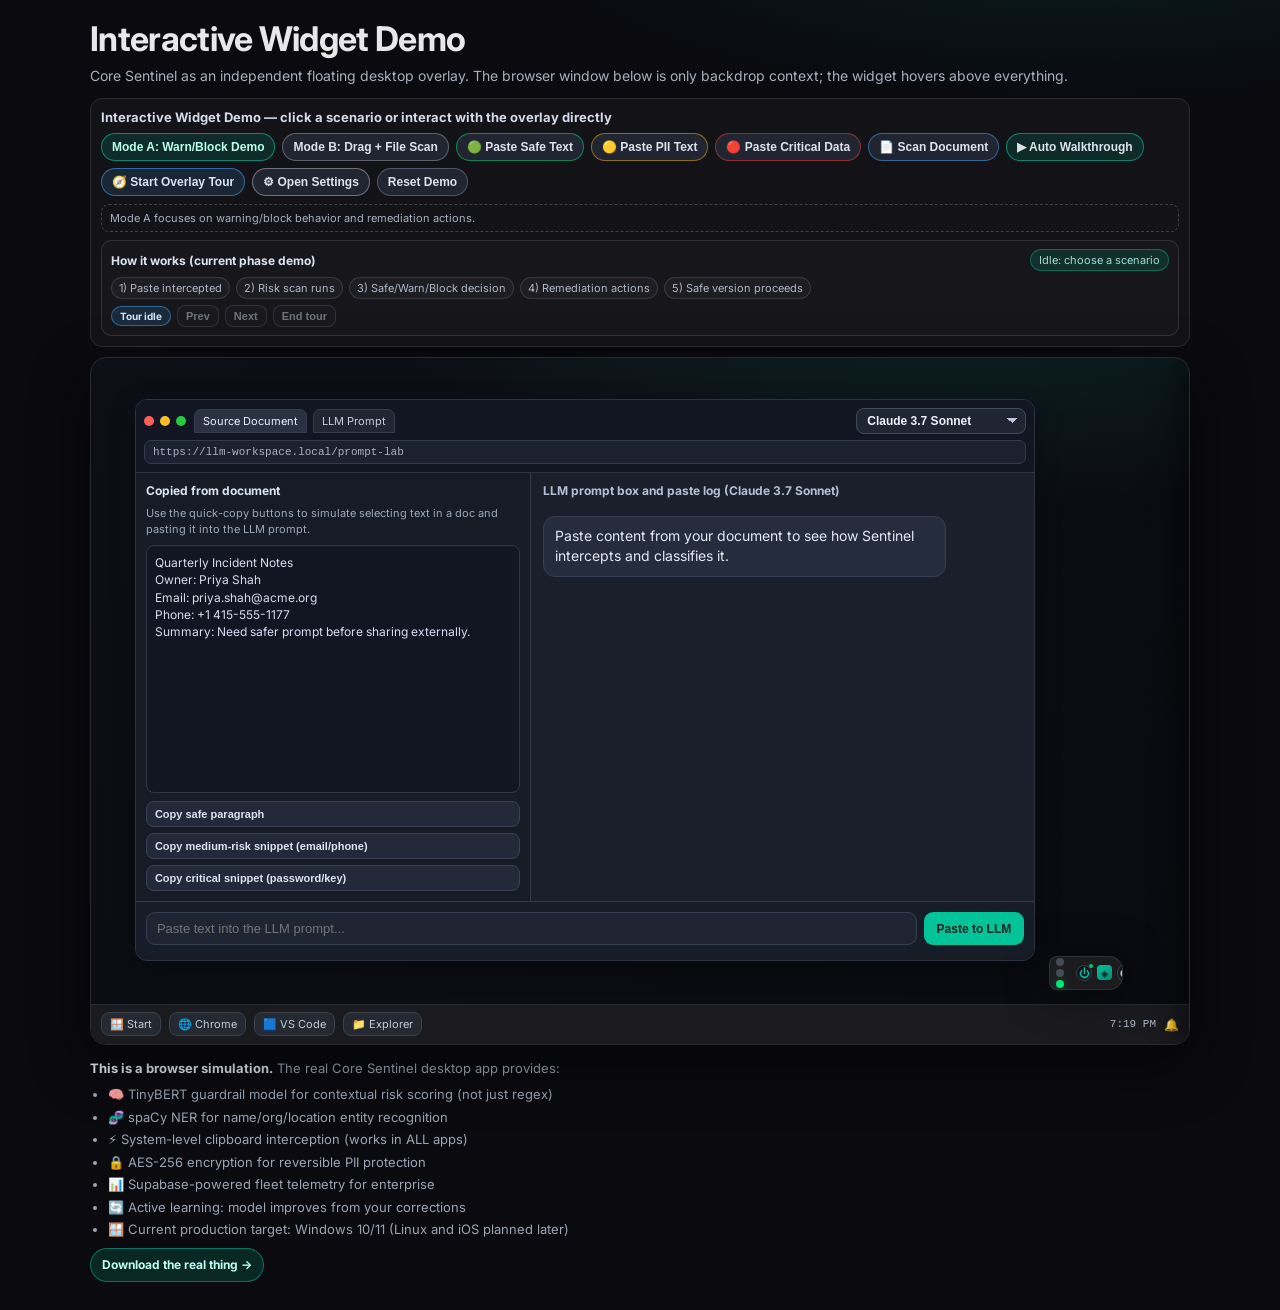
<file: docs/demo/index.html>
<!DOCTYPE html>
<html lang="en">
<head>
  <meta charset="UTF-8">
  <meta name="viewport" content="width=device-width, initial-scale=1.0">
  <title>Core Sentinel - Interactive Widget Demo</title>
  <link rel="icon" type="image/svg+xml" href="../favicon.svg">
  <link rel="preconnect" href="https://fonts.googleapis.com">
  <link rel="preconnect" href="https://fonts.gstatic.com" crossorigin>
  <link href="https://fonts.googleapis.com/css2?family=Inter:wght@400;500;600;700;800&display=swap" rel="stylesheet">
  <style>
    :root {
      --bg: #0a0a0f;
      --text: #e8e8e8;
      --muted: #6b7280;
      --line: #2a2a30;
      --widget: #1c1c1e;
      --accent: #02c39a;
      --warn: #ffb300;
      --danger: #e53935;
      --safe: #00e676;
      --blue: #42a5f5;
    }

    * { box-sizing: border-box; margin: 0; padding: 0; }
    body {
      font-family: "Inter", system-ui, -apple-system, "Segoe UI", sans-serif;
      background:
        radial-gradient(1100px 380px at 84% -8%, rgba(2, 195, 154, 0.12), transparent 55%),
        var(--bg);
      color: var(--text);
      padding: 18px 12px 28px;
    }

    .page { max-width: 1100px; margin: 0 auto; }
    h1 {
      font-size: clamp(22px, 2.8vw, 34px);
      letter-spacing: -0.02em;
      margin-bottom: 6px;
    }
    .sub {
      color: #a8b0bf;
      font-size: 14px;
      margin-bottom: 12px;
      line-height: 1.5;
    }

    .controlbar {
      position: relative;
      z-index: 3;
      margin-bottom: 10px;
      border: 1px solid var(--line);
      background: rgba(255, 255, 255, 0.03);
      border-radius: 12px;
      padding: 10px;
      display: grid;
      gap: 8px;
    }
    .controlbar h3 {
      font-size: 13px;
      color: #d4dceb;
      font-weight: 700;
    }
    .btns {
      display: flex;
      flex-wrap: wrap;
      gap: 7px;
    }
    .btn {
      border: 1px solid #3a3e4b;
      background: #212532;
      color: #dce3ef;
      border-radius: 999px;
      padding: 6px 10px;
      font-size: 12px;
      font-weight: 600;
      cursor: pointer;
      transition: .2s ease;
    }
    .btn:hover { transform: translateY(-1px); }
    .btn.safe { border-color: rgba(0, 230, 118, .5); }
    .btn.warn { border-color: rgba(255, 179, 0, .5); }
    .btn.crit { border-color: rgba(229, 57, 53, .55); }
    .btn.scan { border-color: rgba(66, 165, 245, .5); }
    .btn.settings { border-color: rgba(255, 255, 255, .35); }
    .btn.reset { border-color: rgba(150, 160, 180, .4); }
    .btn.walk { border-color: rgba(2, 195, 154, .6); background: rgba(2, 195, 154, .14); }
    .btn.mode { border-color: rgba(255,255,255,.28); }
    .btn.mode.active { border-color: rgba(2,195,154,.62); background: rgba(2,195,154,.15); color: #b9fff3; }
    .btn.tour { border-color: rgba(66,165,245,.55); background: rgba(66,165,245,.14); }

    .guide {
      border: 1px solid rgba(255, 255, 255, .12);
      background: rgba(255, 255, 255, .02);
      border-radius: 10px;
      padding: 8px 9px;
      display: grid;
      gap: 6px;
    }
    .guide-top {
      display: flex;
      align-items: center;
      justify-content: space-between;
      gap: 8px;
      flex-wrap: wrap;
    }
    .guide-top strong {
      font-size: 12px;
      color: #dce4f2;
    }
    .guide-status {
      font-size: 11px;
      color: #9eddd2;
      border: 1px solid rgba(2, 195, 154, .4);
      background: rgba(2, 195, 154, .14);
      border-radius: 999px;
      padding: 3px 8px;
      white-space: nowrap;
    }
    .guide-steps {
      display: flex;
      gap: 6px;
      flex-wrap: wrap;
      font-size: 11px;
      color: #aeb8cb;
    }
    .guide-steps span {
      border: 1px solid rgba(255, 255, 255, .12);
      background: rgba(255, 255, 255, .03);
      border-radius: 999px;
      padding: 3px 7px;
    }
    .mode-note {
      font-size: 11px;
      color: #a8b1c3;
      border: 1px dashed rgba(255,255,255,.2);
      border-radius: 8px;
      padding: 6px 8px;
    }
    .tour-nav {
      display: flex;
      align-items: center;
      gap: 6px;
      flex-wrap: wrap;
      font-size: 11px;
      color: #a8b2c4;
    }
    .tour-nav .mini {
      border: 1px solid rgba(255,255,255,.24);
      background: rgba(255,255,255,.04);
      color: #dbe4f2;
      border-radius: 8px;
      padding: 4px 8px;
      font-size: 11px;
      cursor: pointer;
      font-weight: 600;
    }
    .tour-nav .mini:disabled { opacity: .45; cursor: not-allowed; }
    .tour-chip {
      border: 1px solid rgba(66,165,245,.5);
      background: rgba(66,165,245,.15);
      color: #cde6ff;
      border-radius: 999px;
      padding: 3px 8px;
      font-weight: 700;
      font-size: 10px;
    }

    .desktop {
      position: relative;
      border: 1px solid var(--line);
      border-radius: 16px;
      overflow: hidden;
      min-height: 650px;
      background:
        radial-gradient(1000px 360px at 80% -10%, rgba(2, 195, 154, .12), transparent 60%),
        linear-gradient(145deg, #0d0f16, #0a0b10);
      box-shadow: 0 20px 60px rgba(0, 0, 0, .45);
      aspect-ratio: 16 / 10;
      z-index: 0;
    }

    .browser-window {
      position: absolute;
      left: 4%;
      top: 6%;
      width: 82%;
      height: 82%;
      background: #181b23;
      border: 1px solid #2d3341;
      border-radius: 12px;
      box-shadow: 0 8px 24px rgba(0, 0, 0, .35);
      overflow: hidden;
      z-index: 2;
      transition: filter .22s ease, opacity .22s ease;
    }
    .browser-window.dimmed {
      filter: blur(1px) saturate(.8) brightness(.78);
      opacity: .88;
    }
    .chrome {
      background: #111622;
      border-bottom: 1px solid #2d3341;
      padding: 8px;
      display: grid;
      gap: 6px;
    }
    .titlebar {
      display: flex;
      align-items: center;
      justify-content: space-between;
      gap: 8px;
    }
    .winctrl {
      display: flex;
      gap: 6px;
    }
    .winctrl span {
      width: 10px;
      height: 10px;
      border-radius: 50%;
      display: inline-block;
    }
    .winctrl .r { background: #ff5f56; }
    .winctrl .y { background: #ffbd2e; }
    .winctrl .g { background: #27c93f; }
    .tabs {
      display: flex;
      gap: 6px;
      align-items: center;
    }
    .tab {
      background: #202633;
      border: 1px solid #343c4e;
      color: #c5cedd;
      border-radius: 7px 7px 0 0;
      padding: 4px 8px;
      font-size: 11px;
    }
    .tab.active {
      background: #2a3143;
      color: #edf2ff;
    }
    .model-select-wrap {
      margin-left: auto;
      display: flex;
      align-items: center;
    }
    .model-select {
      min-width: 170px;
      border: 1px solid #424a5f;
      background: #1f2532;
      color: #eff3fd;
      border-radius: 8px;
      padding: 5px 28px 5px 10px;
      font-size: 12px;
      font-weight: 600;
      outline: none;
      cursor: pointer;
      appearance: none;
      -webkit-appearance: none;
      -moz-appearance: none;
      background-image:
        linear-gradient(45deg, transparent 50%, #b8c3d9 50%),
        linear-gradient(135deg, #b8c3d9 50%, transparent 50%);
      background-position:
        calc(100% - 13px) calc(50% - 1px),
        calc(100% - 8px) calc(50% - 1px);
      background-size: 5px 5px, 5px 5px;
      background-repeat: no-repeat;
    }
    .model-select:focus {
      border-color: rgba(66, 165, 245, .75);
      box-shadow: 0 0 0 2px rgba(66, 165, 245, .24);
    }
    .url {
      background: #1b212e;
      border: 1px solid #333b4f;
      color: #aab3c4;
      border-radius: 7px;
      font-size: 11px;
      padding: 5px 8px;
      font-family: Consolas, "JetBrains Mono", monospace;
    }
    .chat {
      height: calc(100% - 78px);
      display: flex;
      flex-direction: column;
      background: #1a1f2b;
    }
    .workspace {
      flex: 1;
      min-height: 0;
      display: grid;
      grid-template-columns: 44% 56%;
    }
    .doc-pane {
      border-right: 1px solid #32394c;
      background: #161b25;
      padding: 10px;
      display: grid;
      grid-template-rows: auto auto 1fr auto;
      gap: 8px;
      min-height: 0;
    }
    .doc-pane h4,
    .llm-head {
      font-size: 12px;
      font-weight: 700;
      color: #dce4f3;
    }
    .doc-note {
      font-size: 11px;
      line-height: 1.4;
      color: #9da8bc;
    }
    .doc-body {
      border: 1px solid #31384a;
      border-radius: 8px;
      background: #111722;
      padding: 8px;
      overflow: auto;
      font-size: 12px;
      line-height: 1.45;
      color: #d4dcf0;
      white-space: pre-wrap;
    }
    .doc-actions {
      display: grid;
      grid-template-columns: 1fr;
      gap: 6px;
    }
    .doc-actions button {
      border: 1px solid #3b4358;
      background: #222a3a;
      color: #dce4f3;
      border-radius: 8px;
      padding: 6px 8px;
      font-size: 11px;
      font-weight: 700;
      cursor: pointer;
      text-align: left;
    }
    .doc-actions button:hover {
      border-color: rgba(2, 195, 154, .45);
    }
    .llm-pane {
      min-height: 0;
      display: grid;
      grid-template-rows: auto 1fr;
    }
    .llm-head {
      padding: 10px 12px 6px;
      color: #b4c0d7;
    }
    .msgs {
      flex: 1;
      overflow: auto;
      padding: 12px;
      display: flex;
      flex-direction: column;
      gap: 10px;
      font-size: 14px;
    }
    .msg {
      max-width: 84%;
      border-radius: 12px;
      padding: 9px 11px;
      line-height: 1.45;
      white-space: pre-wrap;
    }
    .msg.ai,
    .msg.system {
      background: #252c3b;
      border: 1px solid #364055;
      color: #e3e9f6;
      align-self: flex-start;
    }
    .msg.user,
    .msg.paste {
      background: #163b35;
      border: 1px solid rgba(2, 195, 154, .35);
      color: #e3fff9;
      align-self: flex-end;
    }
    .msg.user mark,
    .msg.paste mark {
      border-radius: 4px;
      padding: 0 2px;
      color: #101319;
      font-weight: 700;
    }
    .hl-med { background: #ffd46b; }
    .hl-crit { background: #ff9691; }

    .composer {
      border-top: 1px solid #32394c;
      padding: 10px;
      display: grid;
      grid-template-columns: 1fr auto;
      gap: 7px;
      background: #171d28;
    }
    .composer input {
      background: #1e2431;
      border: 1px solid #353e53;
      border-radius: 9px;
      color: #e8e8e8;
      font-size: 13px;
      padding: 8px 10px;
      outline: none;
    }
    .composer input:focus { border-color: rgba(2, 195, 154, .55); }
    .composer button {
      background: var(--accent);
      border: 1px solid rgba(2, 195, 154, .68);
      color: #04241e;
      border-radius: 9px;
      padding: 8px 12px;
      font-size: 12px;
      font-weight: 700;
      cursor: pointer;
    }

    .taskbar {
      position: absolute;
      left: 0;
      right: 0;
      bottom: 0;
      height: 40px;
      background: #1a1a1f;
      border-top: 1px solid #2a2a30;
      display: flex;
      align-items: center;
      justify-content: space-between;
      padding: 0 10px;
      z-index: 1;
      font-size: 12px;
      color: #c2cada;
    }
    .tsk-left, .tsk-right {
      display: flex;
      align-items: center;
      gap: 8px;
    }
    .ico {
      border: 1px solid #3a3f4c;
      background: #252932;
      border-radius: 8px;
      padding: 4px 8px;
      font-size: 11px;
    }
    .clock {
      font-family: Consolas, "JetBrains Mono", monospace;
      font-size: 11px;
      color: #aeb8ca;
    }

    /* Floating overlay (independent) */
    .overlay-wrap {
      position: absolute;
      right: 18px;
      bottom: 54px;
      z-index: 10;
      touch-action: none;
      user-select: none;
      transition: left .35s ease, top .35s ease;
    }
    .overlay-row {
      display: flex;
      align-items: flex-end;
      gap: 8px;
    }
    .fused {
      display: flex;
      align-items: stretch;
      filter: drop-shadow(0 4px 20px rgba(0,0,0,.5));
      cursor: grab;
    }
    .fused.dragging { cursor: grabbing; }
    .fused.wiggle { animation: wiggle .9s ease-in-out 2; }
    @keyframes wiggle {
      0%,100% { transform: translateX(0); }
      25% { transform: translateX(-8px); }
      75% { transform: translateX(8px); }
    }

    .traffic {
      width: 20px;
      height: 34px;
      min-height: 34px;
      border-radius: 8px 0 0 8px;
      background: var(--widget);
      border: 1px solid #2e3138;
      border-right: none;
      display: flex;
      flex-direction: column;
      align-items: center;
      justify-content: center;
      gap: 3px;
      padding: 0;
      flex: 0 0 auto;
    }
    .dot {
      width: 8px;
      height: 8px;
      border-radius: 50%;
      background: #444a56;
      transition: 150ms ease;
    }
    .dot.on.red { background: var(--danger); box-shadow: 0 0 8px rgba(229,57,53,.3); }
    .dot.on.amber { background: #ffd740; box-shadow: 0 0 8px rgba(255,215,64,.3); }
    .dot.on.green { background: var(--safe); box-shadow: 0 0 8px rgba(0,230,118,.3); }
    .dot.pulse { animation: pulse .85s infinite; }
    @keyframes pulse {
      0%,100% { transform: scale(1); opacity: 1; }
      50% { transform: scale(1.2); opacity: .62; }
    }

    .pill {
      height: 34px;
      width: 54px;
      border-radius: 0 14px 14px 0;
      background: var(--widget);
      border: 1px solid #2e3138;
      border-left: none;
      display: flex;
      align-items: center;
      gap: 5px;
      padding: 5px 7px;
      overflow: hidden;
      transition: width 200ms ease-out;
      position: relative;
    }
    .fused:hover .pill, .pill.open { width: 200px; }
    .pill.blocked { box-shadow: inset 0 0 0 999px rgba(229,57,53,.16); }

    .power {
      width: 16px;
      height: 16px;
      border-radius: 50%;
      border: 1px solid #344050;
      background: #10141c;
      color: #7e8797;
      font-size: 11px;
      display: grid;
      place-items: center;
      flex: 0 0 auto;
      position: relative;
      cursor: pointer;
    }
    .power.active { color: var(--accent); }
    .status-dot {
      width: 4px;
      height: 4px;
      border-radius: 50%;
      background: var(--safe);
      position: absolute;
      right: -2px;
      top: -2px;
      opacity: .85;
    }
    .status-dot.pulse { animation: pulse 1s infinite; }

    .shield {
      width: 15px;
      height: 15px;
      border-radius: 4px;
      background: linear-gradient(145deg, #02c39a, #0f8875);
      color: #03211b;
      font-weight: 800;
      font-size: 10px;
      display: grid;
      place-items: center;
      flex: 0 0 auto;
    }

    .slot {
      margin-left: auto;
      width: 20px;
      height: 20px;
      border-radius: 999px;
      border: 1px solid #364255;
      background: #111722;
      font-size: 10px;
      font-weight: 800;
      color: #bac4d4;
      display: grid;
      place-items: center;
      flex: 0 0 auto;
      position: relative;
    }

    .slot .arc {
      width: 11px;
      height: 11px;
      border-radius: 50%;
      border: 2px solid rgba(255,255,255,.24);
      border-top-color: var(--accent);
      animation: spin .7s linear infinite;
      display: none;
    }
    @keyframes spin { to { transform: rotate(360deg); } }

    .exp {
      display: flex;
      align-items: center;
      gap: 6px;
      margin-left: 2px;
      color: #d0d8e6;
      font-size: 11px;
      white-space: nowrap;
      max-width: 0;
      opacity: 0;
      overflow: hidden;
      transition: .2s ease;
    }
    .fused:hover .exp, .pill.open .exp {
      max-width: 150px;
      opacity: 1;
    }
    .div {
      width: 1px;
      height: 14px;
      background: rgba(255,255,255,.1);
    }
    .action.safe { color: #abefc4; }
    .action.warn { color: #ffe4a0; }
    .action.block { color: #ffb1ae; }

    .status-tip {
      position: absolute;
      left: 50%;
      top: calc(100% + 4px);
      transform: translateX(-50%);
      background: rgba(28, 28, 30, 240);
      color: #fff;
      font-size: 11px;
      line-height: 1.35;
      border-radius: 6px;
      padding: 4px 8px;
      border: none;
      opacity: 0;
      transition: 200ms ease;
      pointer-events: none;
      white-space: nowrap;
      z-index: 11;
    }
    .fused:hover .status-tip { opacity: 1; }

    .toolbar {
      width: 40px;
      transform: translateX(24px);
      opacity: 0;
      transition: 180ms ease-out;
      pointer-events: none;
      display: grid;
      justify-items: center;
    }
    .toolbar.show {
      transform: translateX(0);
      opacity: 1;
      pointer-events: auto;
    }
    .tb {
      width: 40px;
      height: 44px;
      border: none;
      background: transparent;
      color: rgba(232,232,232,.42);
      cursor: pointer;
      font-size: 17px;
      border-radius: 10px;
      transition: .18s ease;
      position: relative;
    }
    .tb:hover {
      color: #fff;
      background: rgba(255,255,255,.08);
    }
    .tb:active { background: rgba(255,255,255,.15); }
    .tb.amber { color: #ffd740; }
    .tb.blue { color: #42a5f5; }

    .tb-tip {
      position: absolute;
      right: calc(100% + 8px);
      top: 50%;
      transform: translateY(-50%);
      background: rgba(28, 28, 30, 245);
      color: #fff;
      border-radius: 8px;
      padding: 6px 12px;
      min-width: 225px;
      text-align: left;
      border: none;
      opacity: 0;
      pointer-events: none;
      transition: .2s ease;
      z-index: 12;
    }
    .tb:hover .tb-tip { opacity: 1; }
    .tb-tip b {
      display: block;
      font-size: 12px;
      margin-bottom: 2px;
    }
    .tb-tip span {
      font-size: 10px;
      color: #b5bed0;
    }

    .context {
      position: absolute;
      min-width: 220px;
      background: #2b2b2b;
      color: #e8e8e8;
      border: 1px solid #444;
      border-radius: 8px;
      padding: 4px;
      font-size: 12px;
      z-index: 20;
      display: none;
    }
    .tour-highlight {
      outline: 2px solid rgba(66,165,245,.95);
      outline-offset: 2px;
      box-shadow: 0 0 0 6px rgba(66,165,245,.2);
      border-radius: 8px;
      transition: .18s ease;
    }
    .ctx-item {
      padding: 6px 24px 6px 12px;
      border-radius: 6px;
      cursor: pointer;
    }
    .ctx-item:hover { background: #3d3d3d; }
    .ctx-sep { height: 1px; margin: 4px 2px; background: #4a4a4a; }
    .ctx-check {
      float: right;
      font-size: 10px;
      opacity: .8;
      margin-left: 8px;
    }

    .panel {
      position: absolute;
      top: 0;
      right: -408px;
      width: 408px;
      height: 100%;
      background: #fff;
      z-index: 12;
      display: flex;
      flex-direction: column;
      box-shadow: -14px 0 24px rgba(0,0,0,.38);
      transition: 220ms cubic-bezier(0.16, 1, 0.3, 1);
    }
    .panel.open { right: 0; }

    .p-head {
      background: #1c1c1e;
      color: #fff;
      border-bottom: 1px solid #303036;
      padding: 8px 10px;
      display: grid;
      gap: 6px;
    }
    .drag-dots {
      text-align: center;
      color: #8a8f99;
      font-size: 10px;
      letter-spacing: 2px;
    }
    .p-row {
      display: flex;
      align-items: center;
      justify-content: space-between;
      gap: 8px;
    }
    .left {
      display: flex;
      align-items: center;
      gap: 8px;
      font-size: 13px;
      font-weight: 700;
    }
    .risk {
      border-radius: 999px;
      font-size: 10px;
      font-weight: 700;
      padding: 3px 7px;
      border: 1px solid rgba(255,255,255,.2);
    }
    .risk.safe { color: #b8eccb; background: rgba(34,197,94,.16); border-color: rgba(34,197,94,.45); }
    .risk.med { color: #ffe0a3; background: rgba(255,179,0,.16); border-color: rgba(255,179,0,.5); }
    .risk.high { color: #ffb1ae; background: rgba(229,57,53,.18); border-color: rgba(229,57,53,.55); }
    .ic {
      display: flex;
      gap: 6px;
      align-items: center;
    }
    .ic button {
      border: none;
      background: rgba(255,255,255,.1);
      color: #dce3f0;
      border-radius: 6px;
      width: 20px;
      height: 20px;
      cursor: pointer;
      font-size: 11px;
    }

    .score {
      background: #2c2c2e;
      color: #fff;
      padding: 9px 10px;
      display: flex;
      align-items: center;
      gap: 10px;
    }
    .ring {
      width: 64px;
      height: 64px;
      flex: 0 0 auto;
    }
    .meta strong {
      display: block;
      font-size: 12px;
      margin-bottom: 2px;
    }
    .meta span {
      font-size: 11px;
      color: #c4cad8;
    }

    .banner {
      margin: 0 10px;
      margin-top: 7px;
      border-radius: 8px;
      font-size: 12px;
      font-weight: 700;
      padding: 6px 8px;
      display: none;
    }
    .banner.block { background: rgba(229,57,53,.18); border: 1px solid rgba(229,57,53,.5); color: #ffb7b4; }
    .banner.ok { background: rgba(34,197,94,.18); border: 1px solid rgba(34,197,94,.5); color: #b8eccb; }

    .feedback {
      background: #f2f3f7;
      border-bottom: 1px solid #e5e7ee;
      color: #303746;
      padding: 8px 10px;
      display: flex;
      align-items: center;
      justify-content: space-between;
      gap: 8px;
      font-size: 12px;
    }
    .fb-btns { display: flex; gap: 6px; }
    .fb {
      border: 1px solid #d0d8e5;
      border-radius: 8px;
      background: #fff;
      font-size: 11px;
      font-weight: 700;
      padding: 4px 8px;
      cursor: pointer;
    }

    .issues {
      flex: 1;
      overflow: auto;
      background: #fff;
      border-bottom: 1px solid #eceef4;
      padding: 8px 10px;
      display: grid;
      gap: 0;
      align-content: start;
    }
    .masker {
      margin-bottom: 8px;
      border: 1px solid #e5e8ef;
      border-radius: 8px;
      background: #f8f9fc;
      color: #4b5567;
      font-size: 11px;
      padding: 7px;
      display: grid;
      gap: 5px;
    }
    .masker .labels {
      display: flex;
      justify-content: space-between;
      font-size: 10px;
      color: #687184;
    }
    .issue {
      position: relative;
      border-bottom: 1px solid #f0f0f0;
      padding: 8px 8px 8px 10px;
      background: #fff;
      display: grid;
      gap: 6px;
      transition: opacity 200ms ease;
    }
    .issue::before {
      content: "";
      position: absolute;
      left: 0;
      top: 0;
      bottom: 0;
      width: 3px;
      background: var(--warn);
    }
    .issue.high::before { background: var(--danger); }
    .issue.done { opacity: .56; }
    .itop {
      display: flex;
      align-items: center;
      justify-content: space-between;
      gap: 8px;
    }
    .itop b {
      color: #262c38;
      font-size: 12px;
      text-decoration: none;
    }
    .issue.done .itop b { text-decoration: line-through; }
    .state {
      font-size: 11px;
      color: #169956;
      font-weight: 700;
    }
    .prev {
      font: 10px/1.4 Consolas, "JetBrains Mono", monospace;
      color: #667186;
      background: #f8f9fc;
      border-radius: 6px;
      padding: 4px 6px;
      word-break: break-all;
    }
    .ia {
      display: flex;
      gap: 6px;
    }
    .ib {
      border-radius: 7px;
      border: 1px solid #ced5e2;
      background: #fff;
      color: #2f3a4a;
      font-size: 11px;
      font-weight: 700;
      padding: 4px 8px;
      cursor: pointer;
    }
    .ib.fix {
      border-color: rgba(2,195,154,.55);
      background: #02c39a;
      color: #04221c;
    }
    .ib:disabled {
      opacity: .45;
      cursor: not-allowed;
    }

    .preview-box {
      margin-top: 8px;
      border: 1px solid #e0e0e0;
      border-radius: 8px;
      background: #f8f9fa;
      color: #2f3644;
      font-size: 11px;
      line-height: 1.45;
      padding: 8px;
      display: none;
      position: relative;
      word-break: break-word;
    }
    .preview-box.show { display: block; }
    .preview-box h5 {
      font-size: 11px;
      margin-bottom: 4px;
    }
    .x {
      border: none;
      background: transparent;
      color: #7e8799;
      font-size: 14px;
      cursor: pointer;
      position: absolute;
      right: 6px;
      top: 4px;
    }

    .p-foot {
      background: #fff;
      padding: 8px 10px 10px;
      display: grid;
      gap: 7px;
    }
    .fa {
      display: flex;
      flex-wrap: wrap;
      gap: 6px;
    }
    .fab {
      border: 1px solid #d0d8e6;
      border-radius: 8px;
      background: #fff;
      color: #344050;
      font-size: 11px;
      font-weight: 700;
      padding: 5px 9px;
      cursor: pointer;
    }
    .fab.redact { background: #ffe3a9; border-color: #ffd179; color: #724d00; }
    .fab.fixall { background: #02c39a; border-color: rgba(2,195,154,.65); color: #04241e; }
    .fab.proceed {
      background: transparent;
      border: none;
      text-decoration: underline;
      color: #8a94a7;
      padding-left: 0;
    }
    .fab.proceed.dim {
      opacity: .55;
      pointer-events: none;
    }

    .toast {
      position: absolute;
      left: 50%;
      bottom: 14px;
      transform: translate(-50%, 8px);
      opacity: 0;
      transition: 200ms ease;
      background: #141922;
      border: 1px solid #36404f;
      color: #d8dfec;
      border-radius: 10px;
      padding: 7px 10px;
      font-size: 12px;
      z-index: 25;
      pointer-events: none;
      max-width: 90%;
      white-space: nowrap;
      overflow: hidden;
      text-overflow: ellipsis;
    }
    .toast.show { opacity: 1; transform: translate(-50%, 0); }

    .char {
      position: absolute;
      right: 18px;
      bottom: 74px;
      border: 1px solid #374153;
      background: #171c25;
      color: #dbe3f2;
      border-radius: 10px;
      padding: 7px 10px;
      font-size: 12px;
      opacity: 0;
      transform: translateY(8px);
      transition: 200ms ease;
      z-index: 25;
      pointer-events: none;
    }
    .char.show { opacity: 1; transform: translateY(0); }

    .modal-bg {
      position: absolute;
      inset: 0;
      background: rgba(0,0,0,.46);
      display: none;
      z-index: 15;
      padding: 14px;
      place-items: center;
    }
    .modal-bg.show { display: grid; }
    .modal {
      width: min(460px, 100%);
      background: #1a1f29;
      border: 1px solid #3a4453;
      border-radius: 12px;
      color: #e8e8e8;
      padding: 10px;
      box-shadow: 0 18px 38px rgba(0,0,0,.45);
    }
    .modal h4 {
      font-size: 14px;
      margin-bottom: 8px;
    }
    .modal .row {
      font-size: 12px;
      color: #d1d9e8;
      margin-bottom: 8px;
    }
    .opts {
      display: grid;
      gap: 6px;
      margin: 8px 0;
    }
    .check {
      display: flex;
      align-items: center;
      gap: 8px;
      font-size: 12px;
      color: #d3dcee;
    }
    .check input { accent-color: #0d6efd; }
    .modal select,
    .modal input[type="text"] {
      width: 100%;
      border: 1px solid #374153;
      background: #111722;
      color: #e8e8e8;
      border-radius: 8px;
      font-size: 12px;
      padding: 7px;
    }
    .m-actions {
      display: flex;
      justify-content: flex-end;
      gap: 6px;
      margin-top: 10px;
    }
    .mb {
      border: 1px solid #3a4454;
      background: #232b38;
      color: #d5deef;
      border-radius: 8px;
      padding: 6px 11px;
      font-size: 12px;
      font-weight: 700;
      cursor: pointer;
    }
    .mb.primary {
      border-color: #0d6efd;
      background: #0d6efd;
      color: #fff;
    }

    .files {
      border: 1px solid #364052;
      border-radius: 8px;
      overflow: hidden;
    }
    .file {
      display: flex;
      justify-content: space-between;
      border-bottom: 1px solid #313a4a;
      padding: 8px 10px;
      font-size: 12px;
      cursor: pointer;
    }
    .file:last-child { border-bottom: none; }
    .file.sel { background: rgba(13,110,253,.2); }

    .scan-report {
      width: min(560px, 100%);
      background: #121722;
    }
    .rcode {
      border: 1px solid #2e3a4d;
      background: #0d131d;
      border-radius: 8px;
      padding: 8px;
      font: 11px/1.45 Consolas, "JetBrains Mono", monospace;
      color: #d1dcf1;
      white-space: pre-wrap;
      max-height: 320px;
      overflow: auto;
    }

    .tour-pop {
      position: absolute;
      max-width: 290px;
      background: #111722;
      border: 1px solid #406089;
      border-radius: 10px;
      padding: 9px 10px;
      color: #d7e3f8;
      box-shadow: 0 12px 24px rgba(0,0,0,.45);
      z-index: 26;
      display: none;
      pointer-events: none;
    }
    .tour-pop.show { display: block; }
    .tour-pop h5 {
      font-size: 12px;
      margin-bottom: 4px;
      color: #eaf3ff;
    }
    .tour-pop p {
      font-size: 11px;
      line-height: 1.45;
      color: #c1d1ea;
    }

    .demo-disclaimer {
      margin-top: 14px;
      color: #9ba5b5;
      font-size: 13px;
      line-height: 1.5;
    }
    .demo-disclaimer strong { color: #dee6f4; }
    .demo-disclaimer ul {
      margin: 7px 0 8px 18px;
      display: grid;
      gap: 3px;
    }
    .cta {
      display: inline-flex;
      align-items: center;
      gap: 6px;
      border: 1px solid rgba(2,195,154,.5);
      background: rgba(2,195,154,.16);
      color: #b8fff2;
      text-decoration: none;
      font-size: 12px;
      font-weight: 700;
      border-radius: 999px;
      padding: 7px 11px;
    }

    @media (max-width: 980px) {
      .desktop {
        min-height: 720px;
        aspect-ratio: auto;
      }
      .browser-window {
        left: 4%;
        top: 7%;
        width: 92%;
        height: 66%;
      }
      .taskbar { height: 36px; }
      .overlay-wrap { bottom: 48px; right: 10px; }
      .panel { width: 100%; right: -100%; }
      .tb-tip, .status-tip, .context { display: none !important; }
    }
  </style>
</head>
<body>
  <div class="page">
    <h1>Interactive Widget Demo</h1>
    <p class="sub">Core Sentinel as an independent floating desktop overlay. The browser window below is only backdrop context; the widget hovers above everything.</p>

    <div class="controlbar">
      <h3>Interactive Widget Demo — click a scenario or interact with the overlay directly</h3>
      <div class="btns">
        <button class="btn mode active" id="modeRisk">Mode A: Warn/Block Demo</button>
        <button class="btn mode" id="modeOps">Mode B: Drag + File Scan</button>
        <button class="btn safe" id="btnSafe">🟢 Paste Safe Text</button>
        <button class="btn warn" id="btnWarn">🟡 Paste PII Text</button>
        <button class="btn crit" id="btnCrit">🔴 Paste Critical Data</button>
        <button class="btn scan" id="btnScan">📄 Scan Document</button>
        <button class="btn walk" id="btnWalkthrough">▶ Auto Walkthrough</button>
        <button class="btn tour" id="btnTour">🧭 Start Overlay Tour</button>
        <button class="btn settings" id="btnSettings">⚙ Open Settings</button>
        <button class="btn reset" id="btnReset">Reset Demo</button>
      </div>
      <div class="mode-note" id="modeNote">
        Mode A focuses on warning/block behavior and remediation actions.
      </div>
      <div class="guide">
        <div class="guide-top">
          <strong>How it works (current phase demo)</strong>
          <span class="guide-status" id="guideStatus">Idle: choose a scenario</span>
        </div>
        <div class="guide-steps">
          <span>1) Paste intercepted</span>
          <span>2) Risk scan runs</span>
          <span>3) Safe/Warn/Block decision</span>
          <span>4) Remediation actions</span>
          <span>5) Safe version proceeds</span>
        </div>
        <div class="tour-nav">
          <span class="tour-chip" id="tourStepChip">Tour idle</span>
          <button class="mini" id="tourPrev" disabled>Prev</button>
          <button class="mini" id="tourNext" disabled>Next</button>
          <button class="mini" id="tourEnd" disabled>End tour</button>
        </div>
      </div>
    </div>

    <section class="desktop" id="desktop">
      <div class="browser-window" id="browserWindow">
        <div class="chrome">
          <div class="titlebar">
            <div class="winctrl"><span class="r"></span><span class="y"></span><span class="g"></span></div>
            <div class="tabs">
              <span class="tab active">Source Document</span>
              <span class="tab">LLM Prompt</span>
            </div>
            <div class="model-select-wrap">
              <select id="modelSelect" class="model-select" aria-label="Select LLM model">
                <option value="Claude 3.7 Sonnet" selected>Claude 3.7 Sonnet</option>
                <option value="ChatGPT 4.1">ChatGPT 4.1</option>
                <option value="Gemini 2.5 Pro">Gemini 2.5 Pro</option>
              </select>
            </div>
          </div>
          <div class="url">https://llm-workspace.local/prompt-lab</div>
        </div>
        <div class="chat">
          <div class="workspace">
            <div class="doc-pane">
              <h4>Copied from document</h4>
              <div class="doc-note">Use the quick-copy buttons to simulate selecting text in a doc and pasting it into the LLM prompt.</div>
              <div class="doc-body">Quarterly Incident Notes
Owner: Priya Shah
Email: priya.shah@acme.org
Phone: +1 415-555-1177
Summary: Need safer prompt before sharing externally.
              </div>
              <div class="doc-actions">
                <button id="copyDocSafe">Copy safe paragraph</button>
                <button id="copyDocWarn">Copy medium-risk snippet (email/phone)</button>
                <button id="copyDocCrit">Copy critical snippet (password/key)</button>
              </div>
            </div>
            <div class="llm-pane">
              <div class="llm-head" id="llmHead">LLM prompt box and paste log</div>
              <div class="msgs" id="msgs">
                <div class="msg system">Paste content from your document to see how Sentinel intercepts and classifies it.</div>
              </div>
            </div>
          </div>
          <div class="composer">
            <input id="chatInput" placeholder="Paste text into the LLM prompt...">
            <button id="sendBtn">Paste to LLM</button>
          </div>
        </div>
      </div>

      <div class="overlay-wrap" id="overlayWrap">
        <div class="overlay-row">
          <div class="fused" id="fused">
            <div class="traffic">
              <span class="dot" id="dotR"></span>
              <span class="dot" id="dotA"></span>
              <span class="dot" id="dotG"></span>
            </div>
            <div class="pill" id="pill">
              <div class="power active" id="powerBtn">⏻<span class="status-dot" id="sig"></span></div>
              <div class="shield">◈</div>
              <div class="slot" id="slot"><span id="slotText">CS</span><span class="arc" id="slotArc"></span></div>
              <div class="exp">
                <span class="div"></span>
                <span id="llmTxt">Monitoring: ChatGPT</span>
                <span class="action safe" id="actTxt">SILENT</span>
                <span class="div"></span>
                <span id="streakTxt">Start a streak!</span>
              </div>
              <div class="status-tip" id="statusTip">Monitoring: ChatGPT<br>Start a streak!</div>
            </div>
          </div>
          <div class="toolbar" id="toolbar">
            <button class="tb amber" data-action="redact">▓
              <span class="tb-tip"><b>Mask PII (partial digits, masked email/IP, asterisks elsewhere)</b><span>[Alt+D]</span></span>
            </button>
            <button class="tb blue" data-action="encrypt">🔒
              <span class="tb-tip"><b>Encrypt sensitive content</b><span>[Alt+E]</span></span>
            </button>
            <button class="tb" data-action="scan">⬆
              <span class="tb-tip"><b>Upload/scan document for PII (Gemini)</b><span>[Alt+S]</span></span>
            </button>
            <button class="tb" data-action="settings">⚙
              <span class="tb-tip"><b>Open settings</b><span>[Alt+,]</span></span>
            </button>
          </div>
        </div>
        <div class="context" id="context"></div>
      </div>

      <aside class="panel" id="panel">
        <div class="p-head">
          <div class="drag-dots">• • •</div>
          <div class="p-row">
            <div class="left">
              <span class="shield">◈</span>
              <span>Sentinel</span>
              <span class="risk med" id="riskBadge">Medium</span>
            </div>
            <div class="ic">
              <button title="Power">⏻</button>
              <button id="panelSettings">⚙</button>
              <button id="panelMin">—</button>
              <button id="panelClose">✕</button>
            </div>
          </div>
        </div>
        <div class="score">
          <svg class="ring" viewBox="0 0 64 64">
            <circle cx="32" cy="32" r="24" fill="none" stroke="#3c3f46" stroke-width="8"></circle>
            <circle id="ringArc" cx="32" cy="32" r="24" fill="none" stroke="#ffb300" stroke-width="8" stroke-linecap="round" stroke-dasharray="150.8" stroke-dashoffset="150.8" transform="rotate(-90 32 32)"></circle>
            <text id="ringTxt" x="32" y="36" text-anchor="middle" fill="#fff" font-size="14" font-weight="800">0</text>
          </svg>
          <div class="meta">
            <strong>Risk score</strong>
            <span id="tierTxt">Medium</span><br>
            <span id="issueCountTxt">0 issues found</span>
          </div>
        </div>
        <div class="banner block" id="topBanner">⊘ Paste blocked — fix required</div>
        <div class="feedback">
          <span>Was this correct?</span>
          <div class="fb-btns">
            <button class="fb" id="fbYes">✓ Correct</button>
            <button class="fb" id="fbNo">✗ Wrong</button>
          </div>
        </div>
        <div class="issues" id="issues">
          <div class="masker">
            <span>Masking mode</span>
            <input id="maskSlider" type="range" min="0" max="3" value="0">
            <div class="labels"><span>Partial</span><span>Stars</span><span>Full</span><span>Type only</span></div>
          </div>
          <div class="preview-box" id="previewBox">
            <button class="x" id="previewClose">✕</button>
            <h5 id="previewTitle">Masked version (partial):</h5>
            <div id="previewText"></div>
            <div style="margin-top:6px">
              <button class="ib fix" id="previewCopy">Copy</button>
            </div>
          </div>
        </div>
        <div class="p-foot">
          <div class="fa">
            <button class="fab redact" id="redactBtn">Redact</button>
            <button class="fab" id="snoozeBtn">Snooze ▾</button>
            <button class="fab fixall" id="fixAllBtn">Fix all</button>
            <button class="fab" id="skipAllBtn">Skip all</button>
            <button class="fab proceed dim" id="proceedBtn">Proceed anyway</button>
          </div>
        </div>
      </aside>

      <div class="taskbar">
        <div class="tsk-left">
          <span class="ico">🪟 Start</span>
          <span class="ico">🌐 Chrome</span>
          <span class="ico">🟦 VS Code</span>
          <span class="ico">📁 Explorer</span>
        </div>
        <div class="tsk-right">
          <span class="clock" id="clock">12:30 PM</span>
          <span>🔔</span>
        </div>
      </div>

      <div class="modal-bg" id="settingsModal">
        <div class="modal">
          <h4>Sentinel settings</h4>
          <div class="opts">
            <label class="check"><input type="checkbox" checked> Monitor LLM windows only</label>
            <label class="check"><input type="checkbox" checked> Show badge on issues</label>
            <label class="check"><input type="checkbox" checked> Block high-risk pastes</label>
            <label class="check"><input type="checkbox"> Play sound on block</label>
          </div>
          <div class="row">No snooze active. <button class="mb" id="removeSnoozeBtn">Remove snooze</button></div>
          <div class="row">
            Sensitivity
            <select id="sensSelect">
              <option>Low</option>
              <option selected>Medium</option>
              <option>High</option>
              <option>Strict</option>
            </select>
          </div>
          <div class="row">
            Idle pill icon
            <div style="display:flex;gap:6px;margin-top:4px">
              <input type="text" value="default_idle_icon.png" readonly>
              <button class="mb">Browse...</button>
            </div>
          </div>
          <div class="m-actions">
            <button class="mb" id="settingsCancel">Cancel</button>
            <button class="mb primary" id="settingsSave">Save</button>
          </div>
        </div>
      </div>

      <div class="modal-bg" id="pickerModal">
        <div class="modal">
          <h4>Select document to scan for PII</h4>
          <div class="files" id="pickerFiles">
            <div class="file sel" data-file="employee_records.pdf"><span>employee_records.pdf</span><span>14 KB</span></div>
            <div class="file" data-file="config_backup.txt"><span>config_backup.txt</span><span>2 KB</span></div>
            <div class="file" data-file="patient_notes.docx"><span>patient_notes.docx</span><span>8 KB</span></div>
          </div>
          <div class="m-actions">
            <button class="mb" id="pickerCancel">Cancel</button>
            <button class="mb primary" id="pickerOpen">Open</button>
          </div>
        </div>
      </div>

      <div class="modal-bg" id="reportModal">
        <div class="modal scan-report">
          <h4>Document Scan Report</h4>
          <div class="rcode" id="reportText"></div>
          <div class="m-actions">
            <button class="mb" id="reportRedact">Redact All</button>
            <button class="mb" id="reportExport">Export Report</button>
            <button class="mb primary" id="reportClose">Close</button>
          </div>
        </div>
      </div>

      <div class="modal-bg" id="retrainModal">
        <div class="modal" style="width:min(360px,100%)">
          <h4>Retrain model?</h4>
          <div class="row">You have <strong id="corrCount">23</strong> corrections collected.<br>Retrain the model now? (takes ~2 minutes)</div>
          <div class="m-actions">
            <button class="mb" id="retrainLater">Later</button>
            <button class="mb primary" id="retrainYes">Yes</button>
          </div>
        </div>
      </div>

      <div class="toast" id="toast"></div>
      <div class="char" id="char"></div>
      <div class="tour-pop" id="tourPop">
        <h5 id="tourTitle">Overlay tour</h5>
        <p id="tourBody">Start tour to see each part of the widget.</p>
      </div>
    </section>

    <div class="demo-disclaimer">
      <p><strong>This is a browser simulation.</strong> The real Core Sentinel desktop app provides:</p>
      <ul>
        <li>🧠 TinyBERT guardrail model for contextual risk scoring (not just regex)</li>
        <li>🧬 spaCy NER for name/org/location entity recognition</li>
        <li>⚡ System-level clipboard interception (works in ALL apps)</li>
        <li>🔒 AES-256 encryption for reversible PII protection</li>
        <li>📊 Supabase-powered fleet telemetry for enterprise</li>
        <li>🔄 Active learning: model improves from your corrections</li>
        <li>🪟 Current production target: Windows 10/11 (Linux and iOS planned later)</li>
      </ul>
      <a class="cta" href="https://github.com/Alwinphilip0105/Core_Sentinal" target="_blank" rel="noopener">Download the real thing →</a>
    </div>
  </div>

  <script>
    const patterns = {
      ssn: /\b\d{3}-\d{2}-\d{4}\b/g,
      creditCard: /\b\d{4}[-\s]?\d{4}[-\s]?\d{4}[-\s]?\d{4}\b/g,
      email: /[a-zA-Z0-9._%+-]+@[a-zA-Z0-9.-]+\.[a-zA-Z]{2,}/g,
      phone: /(\+?\d{1,3}[-.\s]?)?\(?\d{3}\)?[-.\s]?\d{3}[-.\s]?\d{4}|\b\d{3}[-.\s]?\d{4}\b/g,
      apiKey: /(?:sk-[a-zA-Z0-9]{20,}|AKIA[A-Z0-9]{16}|ghp_[a-zA-Z0-9]{36})/g,
      ipAddress: /\b\d{1,3}(?:\.\d{1,3}){3}\b/g,
      fullName: /\b[A-Z][a-z]+ [A-Z][a-z]+\b/g,
      address: /\b\d{2,5}\s+[A-Za-z0-9.\s]{3,40}(Street|St|Avenue|Ave|Road|Rd|Terrace|Lane|Ln)\b/gi,
      db: /postgres(ql)?:\/\/[^\s]+/gi,
      password: /password\s*[:=]\s*[^\s]+|:[^@\s]{6,}@/gi
    };

    const PRESETS = {
      safe: "Can you explain TCP vs UDP?",
      pii: "Review John Smith's file. Email: john.smith@company.com, phone 555-0142, at 742 Evergreen Terrace.",
      critical: "OPENAI_API_KEY=sk-proj-abc123def456\\nDATABASE_URL=postgresql://admin:secret@db:5432/prod"
    };

    const MASK_NAMES = ["partial", "stars", "full", "type only"];
    const q = (id) => document.getElementById(id);

    const state = {
      monitoring: true,
      busy: false,
      streak: 0,
      selectedModel: "Claude 3.7 Sonnet",
      score: 0,
      action: "SILENT",
      issues: [],
      raw: "",
      safe: "",
      criticalMode: false,
      selectedFile: "employee_records.pdf",
      corrections: 0,
      toolbarTimer: null,
      walkthroughRunning: false,
      mode: "risk",
      tourActive: false,
      tourIndex: -1
    };

    const tourSteps = [
      {
        target: "#fused",
        title: "Floating pill + traffic light",
        body: "This fused unit floats above all windows. It is independent from the browser and can be dragged anywhere on the desktop.",
        prep: async () => {
          q("toolbar").classList.remove("show");
          closePanel();
        }
      },
      {
        target: "#powerBtn",
        title: "Monitoring toggle",
        body: "Click power to pause/resume monitoring. Dot + status text update immediately."
      },
      {
        target: "#toolbar",
        title: "Hover toolbar actions",
        body: "Hover the pill to reveal rewrite, redact, encrypt, scan, and settings actions.",
        prep: async () => {
          q("toolbar").classList.add("show");
        }
      },
      {
        target: "#panel",
        title: "Warn/Block remediation panel",
        body: "When PII is detected, the panel slides from the right edge and lists issues with Fix/Skip controls.",
        prep: async () => {
          if (!state.issues.length) {
            await analyzeAndRun(PRESETS.pii, "warn");
          } else {
            openPanel();
          }
        }
      },
      {
        target: "#maskSlider",
        title: "Masking controls",
        body: "Use Partial / Stars / Full / Type-only masking and preview sanitized text before proceeding.",
        prep: async () => {
          updatePreview();
          openPanel();
        }
      },
      {
        target: "#btnScan",
        title: "File scan simulation",
        body: "Use Scan Document to open picker, run progress states, and display report findings with page/line references."
      }
    ];

    function sleep(ms) { return new Promise((r) => setTimeout(r, ms)); }

    function showToast(text, color = "#d8dfec", bg = "#141922", border = "#36404f", ms = 2000) {
      const t = q("toast");
      t.textContent = text;
      t.style.color = color;
      t.style.background = bg;
      t.style.borderColor = border;
      t.classList.add("show");
      clearTimeout(showToast._t);
      showToast._t = setTimeout(() => t.classList.remove("show"), ms);
    }

    function showChar(text, ms = 2200) {
      const c = q("char");
      c.textContent = text;
      c.classList.add("show");
      clearTimeout(showChar._t);
      showChar._t = setTimeout(() => c.classList.remove("show"), ms);
    }

    function setGuideStatus(text) {
      const el = q("guideStatus");
      if (!el) return;
      el.textContent = text;
    }

    function clearTourHighlights() {
      document.querySelectorAll(".tour-highlight").forEach((n) => n.classList.remove("tour-highlight"));
    }

    function setMode(mode) {
      state.mode = mode;
      q("modeRisk").classList.toggle("active", mode === "risk");
      q("modeOps").classList.toggle("active", mode === "ops");
      if (mode === "risk") {
        q("modeNote").textContent = "Mode A focuses on warning/block behavior and remediation actions.";
        setGuideStatus("Mode A active: run warn/block scenarios");
      } else {
        q("modeNote").textContent = "Mode B focuses on operational behavior: drag widget + file scan PII workflow.";
        setGuideStatus("Mode B active: drag widget and run document scan");
      }
    }

    function placeTourPopover(target) {
      const pop = q("tourPop");
      const desktop = q("desktop").getBoundingClientRect();
      const rect = target.getBoundingClientRect();
      const pw = pop.offsetWidth || 290;
      const ph = pop.offsetHeight || 110;
      let left = rect.right - desktop.left + 12;
      let top = rect.top - desktop.top;
      if (left + pw > desktop.width - 10) left = rect.left - desktop.left - pw - 12;
      if (left < 10) left = 10;
      if (top + ph > desktop.height - 10) top = desktop.height - ph - 10;
      if (top < 10) top = 10;
      pop.style.left = `${left}px`;
      pop.style.top = `${top}px`;
    }

    async function showTourStep(idx) {
      if (!state.tourActive) return;
      const step = tourSteps[idx];
      if (!step) return;
      if (typeof step.prep === "function") {
        await step.prep();
      }
      clearTourHighlights();
      const target = document.querySelector(step.target);
      if (!target) return;
      target.classList.add("tour-highlight");
      q("tourTitle").textContent = step.title;
      q("tourBody").textContent = step.body;
      q("tourStepChip").textContent = `Tour step ${idx + 1}/${tourSteps.length}`;
      q("tourPrev").disabled = idx <= 0;
      q("tourNext").disabled = idx >= tourSteps.length - 1;
      q("tourPop").classList.add("show");
      placeTourPopover(target);
    }

    async function startTour() {
      if (state.tourActive) return;
      state.tourActive = true;
      state.tourIndex = 0;
      q("tourEnd").disabled = false;
      q("tourNext").disabled = false;
      q("tourPrev").disabled = true;
      setGuideStatus("Tour running: follow highlighted overlay components");
      await showTourStep(0);
    }

    async function nextTourStep() {
      if (!state.tourActive) return;
      if (state.tourIndex >= tourSteps.length - 1) return;
      state.tourIndex += 1;
      await showTourStep(state.tourIndex);
    }

    async function prevTourStep() {
      if (!state.tourActive) return;
      if (state.tourIndex <= 0) return;
      state.tourIndex -= 1;
      await showTourStep(state.tourIndex);
    }

    function endTour(message = "Tour ended") {
      state.tourActive = false;
      state.tourIndex = -1;
      q("tourPop").classList.remove("show");
      q("tourStepChip").textContent = "Tour idle";
      q("tourPrev").disabled = true;
      q("tourNext").disabled = true;
      q("tourEnd").disabled = true;
      clearTourHighlights();
      setGuideStatus(message);
    }

    function moveWidgetTo(xRatio, yRatio) {
      const desktop = q("desktop");
      const wrap = q("overlayWrap");
      const dRect = desktop.getBoundingClientRect();
      const w = wrap.offsetWidth;
      const h = wrap.offsetHeight;
      const x = Math.max(6, Math.min(dRect.width - w - 6, Math.round((dRect.width - w) * xRatio)));
      const y = Math.max(6, Math.min(dRect.height - h - 50, Math.round((dRect.height - h - 50) * yRatio)));
      wrap.style.left = `${x}px`;
      wrap.style.top = `${y}px`;
      wrap.style.right = "auto";
      wrap.style.bottom = "auto";
    }

    async function runRiskOnlyDemo() {
      setMode("risk");
      await typePreset(PRESETS.pii, "warn");
      await sleep(400);
      await fixAll();
      await sleep(250);
      q("previewCopy").click();
      await sleep(700);
      await typePreset(PRESETS.critical, "block");
      setGuideStatus("Risk demo complete: warn + block flows shown");
    }

    async function runOpsOnlyDemo() {
      setMode("ops");
      setGuideStatus("Ops demo: drag behavior");
      q("fused").classList.add("wiggle");
      moveWidgetTo(0.58, 0.45);
      showToast("Drag the widget around the desktop to reposition it");
      await sleep(1400);
      q("fused").classList.remove("wiggle");
      setGuideStatus("Ops demo: file scan flow");
      openPicker();
      await sleep(700);
      await runScanFlow();
      setGuideStatus("Ops demo complete: drag + scan shown");
    }

    function addMsg(type, text, html) {
      const d = document.createElement("div");
      d.className = `msg ${type}`;
      if (html) d.innerHTML = html;
      else d.textContent = text;
      q("msgs").appendChild(d);
      q("msgs").scrollTop = q("msgs").scrollHeight;
    }

    function clearMsgs() {
      q("msgs").innerHTML = `
        <div class="msg system">Paste content from your document to see how Sentinel intercepts and classifies it.</div>
      `;
    }

    function setLights(mode) {
      const dR = q("dotR"), dA = q("dotA"), dG = q("dotG");
      [dR, dA, dG].forEach((d) => {
        d.className = "dot";
      });
      if (mode === "not-monitoring") dR.className = "dot on red";
      if (mode === "monitoring") dG.className = "dot on green";
      if (mode === "analyzing") dA.className = "dot on amber pulse";
      if (mode === "safe") dG.className = "dot on green";
      if (mode === "warn") dA.className = "dot on amber";
      if (mode === "block") dR.className = "dot on red";
    }

    function setActionWord(kind) {
      const el = q("actTxt");
      state.action = kind === "safe" ? "SILENT" : kind === "warn" ? "WARN" : "BLOCK";
      el.textContent = state.action;
      el.className = `action ${kind === "safe" ? "safe" : kind === "warn" ? "warn" : "block"}`;
      q("streakTxt").textContent = state.streak >= 10 ? `🔥${state.streak} streak` : state.streak > 0 ? `✓${state.streak} safe` : "Start a streak!";
      q("statusTip").innerHTML = `${q("llmTxt").textContent}<br>${state.streak > 0 ? `✓ ${state.streak} safe` : "Start a streak!"}`;
    }

    function setSlot(value, color = "#bac4d4", showArc = false) {
      q("slotText").textContent = value;
      q("slotText").style.color = color;
      q("slotArc").style.display = showArc ? "block" : "none";
    }

    function monitoringLabel() {
      return `Monitoring: ${state.selectedModel}`;
    }

    function syncModelUi() {
      if (q("modelSelect")) q("modelSelect").value = state.selectedModel;
      if (q("llmHead")) q("llmHead").textContent = `LLM prompt box and paste log (${state.selectedModel})`;
      q("llmTxt").textContent = state.monitoring ? monitoringLabel() : "Not monitoring";
      q("statusTip").innerHTML = `${q("llmTxt").textContent}<br>${state.streak > 0 ? `✓ ${state.streak} safe` : "Start a streak!"}`;
    }

    function setMonitoring(on) {
      state.monitoring = on;
      q("powerBtn").classList.toggle("active", on);
      q("llmTxt").textContent = on ? monitoringLabel() : "Not monitoring";
      q("statusTip").innerHTML = `${q("llmTxt").textContent}<br>${state.streak > 0 ? `✓ ${state.streak} safe` : "Start a streak!"}`;
      if (!on) {
        state.action = "PAUSED";
        q("actTxt").textContent = "PAUSED";
        q("actTxt").className = "action";
        setLights("not-monitoring");
      } else {
        setActionWord("safe");
        setLights("monitoring");
      }
    }

    async function typeToInput(text) {
      const input = q("chatInput");
      input.value = "";
      for (let i = 0; i < text.length; i++) {
        input.value += text[i];
        await sleep(50);
      }
    }

    async function animateScore(to, color) {
      const arc = q("ringArc");
      const txt = q("ringTxt");
      const c = 150.8;
      arc.style.stroke = color;
      for (let n = 0; n <= to; n += 2) {
        txt.textContent = String(n);
        arc.style.strokeDashoffset = String(c * (1 - n / 100));
        await sleep(10);
      }
      txt.textContent = String(to);
      arc.style.strokeDashoffset = String(c * (1 - to / 100));
      state.score = to;
    }

    function openPanel() {
      q("panel").classList.add("open");
      q("browserWindow").classList.add("dimmed");
    }
    function closePanel() {
      q("panel").classList.remove("open");
      q("browserWindow").classList.remove("dimmed");
    }

    function detect(text) {
      const out = [];
      const add = (type, sev, re) => {
        const m = text.match(re);
        if (m) out.push({ type, severity: sev, value: m[0], fixed: false, skipped: false, fixing: false });
      };
      add("API Key", "high", patterns.apiKey);
      add("Database URL", "high", patterns.db);
      add("Password", "high", patterns.password);
      add("SSN", "high", patterns.ssn);
      add("Credit Card", "high", patterns.creditCard);
      add("Email", "med", patterns.email);
      add("Phone", "med", patterns.phone);
      add("IP Address", "med", patterns.ipAddress);
      add("Full Name", "med", patterns.fullName);
      add("Address", "med", patterns.address);
      const unique = [];
      const seen = new Set();
      for (const i of out) {
        const key = `${i.type}|${i.value}`;
        if (!seen.has(key)) {
          seen.add(key);
          unique.push(i);
        }
      }
      return unique;
    }

    function classify(issues) {
      const crit = issues.some((i) => i.severity === "high");
      const med = issues.some((i) => i.severity === "med");
      if (crit) return { tier: "block", score: 94 };
      if (med) return { tier: "warn", score: 62 };
      return { tier: "safe", score: 8 };
    }

    function maskText(text, mode = 0) {
      let out = text;
      const full = mode === 2;
      const stars = mode === 1;
      const typeOnly = mode === 3;
      out = out.replace(patterns.email, (m) => {
        if (full || typeOnly) return "[EMAIL]";
        if (stars) return m.replace(/[^@.]/g, "*");
        const [n, d] = m.split("@");
        return `${n[0]}***.${n.slice(-1)}@${d[0]}******.com`;
      });
      out = out.replace(patterns.phone, (m) => full || typeOnly ? "[PHONE]" : stars ? m.replace(/\d/g, "*") : m.replace(/\d(?=\d{2})/g, "*"));
      out = out.replace(patterns.ipAddress, () => full || typeOnly ? "[IP]" : stars ? "***.***.***.***" : "***.***.***.1");
      out = out.replace(patterns.ssn, (m) => full || typeOnly ? "[SSN]" : stars ? "***-**-****" : "***-**-" + m.slice(-4));
      out = out.replace(patterns.creditCard, (m) => full || typeOnly ? "[CARD]" : stars ? "**** **** **** ****" : "**** **** **** " + m.replace(/\D/g, "").slice(-4));
      out = out.replace(patterns.apiKey, () => full || typeOnly ? "[API_KEY]" : stars ? "sk-************************" : "sk-proj-****");
      out = out.replace(patterns.db, () => full || typeOnly ? "[DATABASE_URL]" : "postgresql://***:***@db.***:5432/***");
      out = out.replace(patterns.password, () => full || typeOnly ? "password=[REDACTED]" : "password=********");
      out = out.replace(patterns.fullName, () => full || typeOnly ? "[NAME]" : stars ? "******** ****" : "J*** S****");
      out = out.replace(patterns.address, () => full || typeOnly ? "[ADDRESS]" : "7** E******** T******");
      return out;
    }

    function highlight(text, issues) {
      let html = text
        .replaceAll("&", "&amp;")
        .replaceAll("<", "&lt;")
        .replaceAll(">", "&gt;");
      for (const it of issues) {
        const cls = it.severity === "high" ? "hl-crit" : "hl-med";
        const esc = it.value.replaceAll("&", "&amp;").replaceAll("<", "&lt;").replaceAll(">", "&gt;");
        html = html.replace(esc, `<mark class="${cls}">${esc}</mark>`);
      }
      return html;
    }

    function setRiskBadge(kind) {
      const b = q("riskBadge");
      if (kind === "safe") {
        b.className = "risk safe";
        b.textContent = "Safe";
        q("tierTxt").textContent = "Safe";
      } else if (kind === "warn") {
        b.className = "risk med";
        b.textContent = "Medium";
        q("tierTxt").textContent = "Medium";
      } else {
        b.className = "risk high";
        b.textContent = "High Risk";
        q("tierTxt").textContent = "High";
      }
    }

    function renderIssues() {
      q("issues").querySelectorAll(".issue").forEach((n) => n.remove());
      for (const [idx, i] of state.issues.entries()) {
        const d = document.createElement("div");
        d.className = `issue ${i.severity === "high" ? "high" : ""} ${i.fixed || i.skipped ? "done" : ""}`;
        d.innerHTML = `
          <div class="itop">
            <b>${i.type}</b>
            <span class="state">${i.fixed ? "✓ Fixed" : i.skipped ? "Skipped" : i.fixing ? "Fixing..." : ""}</span>
          </div>
          <div class="prev">${i.value}</div>
          <div class="ia">
            <button class="ib fix" data-fix="${idx}">Fix</button>
            <button class="ib" data-skip="${idx}" ${i.severity === "high" ? "disabled" : ""}>Skip</button>
          </div>`;
        q("issues").insertBefore(d, q("previewBox"));
      }
      q("issueCountTxt").textContent = `${state.issues.length} issues found`;
      bindIssueActions();
    }

    function bindIssueActions() {
      q("issues").querySelectorAll("[data-fix]").forEach((b) => {
        b.onclick = async () => {
          const idx = Number(b.dataset.fix);
          state.issues[idx].fixing = true;
          renderIssues();
          await sleep(200);
          state.issues[idx].fixing = false;
          state.issues[idx].fixed = true;
          state.corrections += 1;
          renderIssues();
          updatePreview();
          checkRetrain();
          maybeUnlockProceed();
        };
      });
      q("issues").querySelectorAll("[data-skip]").forEach((b) => {
        b.onclick = () => {
          const idx = Number(b.dataset.skip);
          state.issues[idx].skipped = true;
          renderIssues();
        };
      });
    }

    function updatePreview() {
      const mode = Number(q("maskSlider").value || 0);
      state.safe = maskText(state.raw, mode);
      q("previewTitle").textContent = `Masked version (${MASK_NAMES[mode]}):`;
      q("previewText").textContent = state.safe;
      q("previewBox").classList.add("show");
    }

    async function fixAll() {
      for (let i = 0; i < state.issues.length; i++) {
        if (state.issues[i].fixed) continue;
        state.issues[i].fixing = true;
        renderIssues();
        await sleep(200);
        state.issues[i].fixing = false;
        state.issues[i].fixed = true;
        state.corrections += 1;
        renderIssues();
      }
      updatePreview();
      showToast("All fixed ✓", "#b8eccb", "rgba(34,197,94,.2)", "rgba(34,197,94,.45)");
      checkRetrain();
      maybeUnlockProceed();
    }

    function maybeUnlockProceed() {
      if (!state.criticalMode) return;
      const allFixed = state.issues.every((i) => i.fixed);
      if (!allFixed) return;
      q("topBanner").className = "banner ok";
      q("topBanner").textContent = "✅ Safe to paste now";
      q("topBanner").style.display = "block";
      q("proceedBtn").classList.remove("dim");
    }

    async function analyzeAndRun(text, forcedTier = null) {
      if (!state.monitoring || state.busy) return;
      state.busy = true;
      setGuideStatus("Step 1/5: Paste intercepted");
      q("sendBtn").disabled = true;
      state.raw = text;
      state.safe = "";
      state.criticalMode = false;
      q("previewBox").classList.remove("show");
      q("proceedBtn").classList.add("dim");
      q("topBanner").style.display = "none";
      q("slotText").style.display = "none";
      q("slotArc").style.display = "block";
      q("sig").classList.add("pulse");
      setLights("analyzing");
      setGuideStatus("Step 2/5: Risk scan running");
      await sleep(500);
      q("slotArc").style.display = "none";
      q("slotText").style.display = "block";
      q("sig").classList.remove("pulse");

      state.issues = detect(text);
      const route = forcedTier || classify(state.issues).tier;
      const score = route === "safe" ? 8 : route === "warn" ? 62 : 94;

      if (route === "safe") {
        setGuideStatus("Step 3/5: Decision = SILENT (safe)");
        state.streak += 1;
        setLights("safe");
        setSlot("✓", "#aef4c5");
        setActionWord("safe");
        setRiskBadge("safe");
        await animateScore(score, "#22c55e");
        closePanel();
        showToast("✓ Safe", "#b8eccb", "rgba(34,197,94,.2)", "rgba(34,197,94,.45)");
        addMsg("paste", text);
        await sleep(220);
        addMsg("system", "Allowed: content forwarded to the LLM.");
        setGuideStatus("Step 5/5: Safe content proceeded");
      } else if (route === "warn") {
        setGuideStatus("Step 3/5: Decision = WARN");
        state.streak = 0;
        setLights("warn");
        setSlot(String(score), "#ffe5a6");
        setActionWord("warn");
        setRiskBadge("warn");
        showChar("😬 Heads up — check this before pasting");
        renderIssues();
        openPanel();
        setGuideStatus("Step 4/5: Remediation panel opened");
        await animateScore(score, "#ffb300");
        addMsg("paste", text, highlight(text, state.issues));
      } else {
        setGuideStatus("Step 3/5: Decision = BLOCK");
        state.streak = 0;
        state.criticalMode = true;
        setLights("block");
        setSlot("🔒", "#ffb1ae");
        setActionWord("block");
        q("pill").classList.add("blocked");
        setRiskBadge("block");
        showChar("🤦 This would expose your credentials!");
        renderIssues();
        openPanel();
        setGuideStatus("Step 4/5: Critical fix required");
        await animateScore(score, "#e53935");
        q("topBanner").className = "banner block";
        q("topBanner").textContent = "⊘ Paste blocked — fix required";
        q("topBanner").style.display = "block";
        addMsg("paste", text, highlight(text, state.issues));
      }
      q("issueCountTxt").textContent = `${state.issues.length} issues found`;
      q("sendBtn").disabled = false;
      state.busy = false;
    }

    async function typePreset(text, tier) {
      await typeToInput(text);
      await analyzeAndRun(text, tier);
      q("chatInput").value = "";
    }

    function regexRoute(text) {
      const issues = detect(text);
      if (issues.some((i) => i.severity === "high")) return "block";
      if (issues.some((i) => i.severity === "med")) return "warn";
      return "safe";
    }

    function openSettings() { q("settingsModal").classList.add("show"); }
    function closeSettings() { q("settingsModal").classList.remove("show"); }

    function openPicker() { q("pickerModal").classList.add("show"); }
    function closePicker() { q("pickerModal").classList.remove("show"); }

    async function runScanFlow() {
      closePicker();
      showToast(`Scanning ${state.selectedFile}...`, "#c0d9ff", "rgba(66,165,245,.2)", "rgba(66,165,245,.45)", 3500);
      q("statusTip").innerHTML = `Scan: 25% — Extracting text...<br>${q("llmTxt").textContent}`;
      await sleep(900);
      q("statusTip").innerHTML = `Scan: 50% — Analysing with Gemini...<br>${q("llmTxt").textContent}`;
      await sleep(900);
      q("statusTip").innerHTML = `Scan: 75% — Scoring PII...<br>${q("llmTxt").textContent}`;
      await sleep(900);
      q("statusTip").innerHTML = `Scan: 100% — Complete<br>${q("llmTxt").textContent}`;
      await sleep(500);
      showToast("Document scanned — 7 issues found", "#ffc6c3", "rgba(229,57,53,.24)", "rgba(229,57,53,.55)", 2600);
      q("reportText").textContent =
`Document Scan Report
File: ${state.selectedFile}
Risk: HIGH (score: 82)
Issues found: 7

1. 🔴 SSN: "***-**-6789" (page 1, line 12)
2. 🔴 SSN: "***-**-4321" (page 1, line 15)
3. 🟡 Full Name: "Sarah Johnson" (page 1, line 3)
4. 🟡 Full Name: "Michael Chen" (page 1, line 8)
5. 🟡 Email: "s.johnson@company.com" (page 1, line 4)
6. 🟡 Phone: "(555) 012-3456" (page 1, line 5)
7. 🟡 DOB: "03/15/1985" (page 1, line 6)`;
      q("reportModal").classList.add("show");
    }

    function checkRetrain() {
      q("corrCount").textContent = String(state.corrections);
      if (state.corrections >= 23) q("retrainModal").classList.add("show");
    }

    function resetDemo() {
      state.streak = 0;
      state.score = 0;
      state.action = "SILENT";
      state.issues = [];
      state.raw = "";
      state.safe = "";
      state.criticalMode = false;
      q("chatInput").value = "";
      clearMsgs();
      setMonitoring(true);
      setLights("monitoring");
      setSlot("CS");
      setActionWord("safe");
      q("ringTxt").textContent = "0";
      q("ringArc").style.strokeDashoffset = "150.8";
      q("ringArc").style.stroke = "#22c55e";
      q("issueCountTxt").textContent = "0 issues found";
      q("tierTxt").textContent = "Safe";
      q("riskBadge").className = "risk safe";
      q("riskBadge").textContent = "Safe";
      q("topBanner").style.display = "none";
      q("previewBox").classList.remove("show");
      q("pill").classList.remove("blocked");
      closePanel();
      q("toolbar").classList.remove("show");
      q("context").style.display = "none";
      q("settingsModal").classList.remove("show");
      q("pickerModal").classList.remove("show");
      q("reportModal").classList.remove("show");
      q("retrainModal").classList.remove("show");
      q("proceedBtn").classList.add("dim");
      endTour("Tour idle: start overlay tour anytime");
      setGuideStatus("Idle: choose a scenario");
    }

    async function runWalkthrough() {
      if (state.walkthroughRunning || state.busy) return;
      state.walkthroughRunning = true;
      q("btnWalkthrough").disabled = true;
      if (state.mode === "ops") {
        await runOpsOnlyDemo();
      } else {
        setGuideStatus("Walkthrough: starting safe flow");
        await typePreset(PRESETS.safe, "safe");
        await sleep(800);
        setGuideStatus("Walkthrough: running warning flow");
        await typePreset(PRESETS.pii, "warn");
        await sleep(500);
        await fixAll();
        await sleep(350);
        q("previewCopy").click();
        await sleep(900);
        setGuideStatus("Walkthrough: running critical flow");
        await typePreset(PRESETS.critical, "block");
        await sleep(500);
        await fixAll();
        await sleep(350);
        q("proceedBtn").click();
        setGuideStatus("Walkthrough complete: full Sentinel lifecycle shown");
      }
      q("btnWalkthrough").disabled = false;
      state.walkthroughRunning = false;
    }

    function updateClock() {
      const d = new Date();
      const h = d.getHours() % 12 || 12;
      const m = String(d.getMinutes()).padStart(2, "0");
      const ampm = d.getHours() >= 12 ? "PM" : "AM";
      q("clock").textContent = `${h}:${m} ${ampm}`;
    }

    // Toolbar auto-hide
    function showToolbar() {
      clearTimeout(state.toolbarTimer);
      q("toolbar").classList.add("show");
      state.toolbarTimer = setTimeout(() => {
        if (!q("fused").matches(":hover") && !q("toolbar").matches(":hover")) q("toolbar").classList.remove("show");
      }, 4000);
    }
    q("fused").addEventListener("mouseenter", showToolbar);
    q("toolbar").addEventListener("mouseenter", () => clearTimeout(state.toolbarTimer));
    q("toolbar").addEventListener("mouseleave", () => {
      state.toolbarTimer = setTimeout(() => {
        if (!q("fused").matches(":hover")) q("toolbar").classList.remove("show");
      }, 400);
    });
    q("fused").addEventListener("mouseleave", () => {
      state.toolbarTimer = setTimeout(() => {
        if (!q("toolbar").matches(":hover")) q("toolbar").classList.remove("show");
      }, 400);
    });

    // Draggable overlay
    (function dragOverlay() {
      let dragging = false, sx = 0, sy = 0, sl = 0, st = 0;
      q("fused").addEventListener("pointerdown", (e) => {
        if (e.target.closest(".power")) return;
        dragging = true;
        q("fused").classList.add("dragging");
        const wrap = q("overlayWrap"), desktop = q("desktop").getBoundingClientRect(), rect = wrap.getBoundingClientRect();
        wrap.style.left = `${rect.left - desktop.left}px`;
        wrap.style.top = `${rect.top - desktop.top}px`;
        wrap.style.right = "auto";
        wrap.style.bottom = "auto";
        sx = e.clientX;
        sy = e.clientY;
        sl = parseFloat(wrap.style.left) || 0;
        st = parseFloat(wrap.style.top) || 0;
        q("fused").setPointerCapture(e.pointerId);
      });
      q("fused").addEventListener("pointermove", (e) => {
        if (!dragging) return;
        const desktop = q("desktop").getBoundingClientRect();
        const wrap = q("overlayWrap");
        let nl = sl + (e.clientX - sx);
        let nt = st + (e.clientY - sy);
        nl = Math.max(6, Math.min(desktop.width - wrap.offsetWidth - 6, nl));
        nt = Math.max(6, Math.min(desktop.height - wrap.offsetHeight - 50, nt));
        wrap.style.left = `${nl}px`;
        wrap.style.top = `${nt}px`;
      });
      q("fused").addEventListener("pointerup", (e) => {
        dragging = false;
        q("fused").classList.remove("dragging");
        q("fused").releasePointerCapture(e.pointerId);
      });
    })();

    // Context menu
    function hideContext() { q("context").style.display = "none"; }
    document.addEventListener("click", hideContext);
    q("fused").addEventListener("contextmenu", (e) => {
      e.preventDefault();
      q("context").innerHTML = `
        <div class="ctx-item" data-act="settings">Settings</div>
        <div class="ctx-item" data-act="pause">Pause monitoring <span class="ctx-check">${state.monitoring ? "✓" : ""}</span></div>
        <div class="ctx-sep"></div>
        <div class="ctx-item" data-act="scan">Scan file for PII...</div>
        <div class="ctx-item" data-act="report">View report</div>
        <div class="ctx-sep"></div>
        <div class="ctx-item" data-act="dash">📊 My Privacy Dashboard</div>
        <div class="ctx-sep"></div>
        <div class="ctx-item" data-act="quit">Quit</div>
      `;
      const root = q("desktop").getBoundingClientRect();
      q("context").style.left = `${e.clientX - root.left}px`;
      q("context").style.top = `${e.clientY - root.top}px`;
      q("context").style.display = "block";
      q("context").querySelectorAll(".ctx-item").forEach((it) => {
        it.onclick = () => {
          const a = it.dataset.act;
          hideContext();
          if (a === "settings") openSettings();
          if (a === "pause") setMonitoring(!state.monitoring);
          if (a === "scan") openPicker();
          if (a === "report") q("reportModal").classList.add("show");
          if (a === "dash") showToast("Opening Privacy Dashboard...");
          if (a === "quit") showToast("Demo mode: quit disabled");
        };
      });
    });

    // Keyboard shortcuts
    document.addEventListener("keydown", (e) => {
      if (!e.altKey) return;
      const k = e.key.toLowerCase();
      if (k === "r") { e.preventDefault(); showToast("Rewritten and copied"); }
      if (k === "d") { e.preventDefault(); showToast("Masked and copied"); }
      if (k === "e") { e.preventDefault(); showToast("Encrypted and copied", "#c0d9ff", "rgba(66,165,245,.2)", "rgba(66,165,245,.45)"); }
      if (k === "s") { e.preventDefault(); openPicker(); }
      if (k === ",") { e.preventDefault(); openSettings(); }
    });

    // Bind UI
    q("modeRisk").onclick = () => setMode("risk");
    q("modeOps").onclick = () => setMode("ops");
    q("modelSelect").onchange = (e) => {
      state.selectedModel = e.target.value;
      syncModelUi();
      showToast(`Target model set: ${state.selectedModel}`, "#c0d9ff", "rgba(66,165,245,.2)", "rgba(66,165,245,.45)", 1400);
    };
    q("btnSafe").onclick = () => typePreset(PRESETS.safe, "safe");
    q("btnWarn").onclick = () => typePreset(PRESETS.pii, "warn");
    q("btnCrit").onclick = () => typePreset(PRESETS.critical, "block");
    q("copyDocSafe").onclick = () => {
      q("chatInput").value = PRESETS.safe;
      q("sendBtn").click();
    };
    q("copyDocWarn").onclick = () => {
      q("chatInput").value = PRESETS.pii;
      q("sendBtn").click();
    };
    q("copyDocCrit").onclick = () => {
      q("chatInput").value = PRESETS.critical;
      q("sendBtn").click();
    };
    q("btnScan").onclick = openPicker;
    q("btnWalkthrough").onclick = runWalkthrough;
    q("btnTour").onclick = startTour;
    q("btnSettings").onclick = openSettings;
    q("btnReset").onclick = resetDemo;
    q("tourPrev").onclick = prevTourStep;
    q("tourNext").onclick = nextTourStep;
    q("tourEnd").onclick = () => endTour("Tour ended");

    async function typePreset(text, tier) {
      await typeToInput(text);
      await analyzeAndRun(text, tier);
      q("chatInput").value = "";
    }

    q("sendBtn").onclick = async () => {
      const txt = q("chatInput").value.trim();
      if (!txt || state.busy || !state.monitoring) return;
      const route = regexRoute(txt);
      await analyzeAndRun(txt, route);
      q("chatInput").value = "";
    };
    q("chatInput").addEventListener("keydown", (e) => {
      if (e.key === "Enter") {
        e.preventDefault();
        q("sendBtn").click();
      }
    });

    q("powerBtn").onclick = (e) => {
      e.stopPropagation();
      setMonitoring(!state.monitoring);
      showToast(state.monitoring ? "Monitoring enabled" : "Monitoring paused");
    };

    q("toolbar").querySelectorAll(".tb").forEach((b) => {
      b.onclick = () => {
        const a = b.dataset.action;
        if (a === "redact") showToast("Masked and copied");
        if (a === "encrypt") showToast("Encrypted and copied", "#c0d9ff", "rgba(66,165,245,.2)", "rgba(66,165,245,.45)");
        if (a === "scan") openPicker();
        if (a === "settings") openSettings();
      };
    });

    q("panelClose").onclick = closePanel;
    q("panelMin").onclick = closePanel;
    q("panelSettings").onclick = openSettings;
    q("redactBtn").onclick = () => updatePreview();
    q("fixAllBtn").onclick = fixAll;
    q("skipAllBtn").onclick = () => {
      state.issues.forEach((i) => i.skipped = true);
      renderIssues();
      showToast("Skipped all");
    };
    q("snoozeBtn").onclick = () => showToast("No snooze active");
    q("maskSlider").oninput = () => updatePreview();
    q("previewClose").onclick = () => q("previewBox").classList.remove("show");
    q("previewCopy").onclick = async () => {
      const txt = q("previewText").textContent;
      try { await navigator.clipboard.writeText(txt); } catch {}
      showToast("✓ Fixed — safe version copied", "#b8eccb", "rgba(34,197,94,.2)", "rgba(34,197,94,.45)");
      closePanel();
      if (txt) {
        addMsg("paste", txt);
        addMsg("system", "Safe version accepted and forwarded to the LLM.");
      }
    };
    q("proceedBtn").onclick = () => {
      if (q("proceedBtn").classList.contains("dim")) return;
      const txt = state.safe || maskText(state.raw, 0);
      addMsg("paste", txt);
      addMsg("system", "Proceed override confirmed by user.");
      closePanel();
      showToast("Auto-pasted safe version", "#b8eccb", "rgba(34,197,94,.2)", "rgba(34,197,94,.45)");
    };
    q("fbYes").onclick = () => showToast("Thanks for feedback ✓", "#b8eccb", "rgba(34,197,94,.2)", "rgba(34,197,94,.45)");
    q("fbNo").onclick = () => {
      state.corrections += 1;
      showToast("Correction recorded");
      checkRetrain();
    };

    q("settingsCancel").onclick = closeSettings;
    q("settingsSave").onclick = () => {
      closeSettings();
      showToast("Saved ✓", "#b8eccb", "rgba(34,197,94,.2)", "rgba(34,197,94,.45)");
    };
    q("removeSnoozeBtn").onclick = () => showToast("No snooze active");

    q("pickerFiles").querySelectorAll(".file").forEach((f) => {
      f.onclick = () => {
        q("pickerFiles").querySelectorAll(".file").forEach((x) => x.classList.remove("sel"));
        f.classList.add("sel");
        state.selectedFile = f.dataset.file;
      };
    });
    q("pickerCancel").onclick = closePicker;
    q("pickerOpen").onclick = runScanFlow;

    q("reportClose").onclick = () => q("reportModal").classList.remove("show");
    q("reportExport").onclick = () => showToast("Report exported");
    q("reportRedact").onclick = () => showToast("Redact All complete ✓", "#b8eccb", "rgba(34,197,94,.2)", "rgba(34,197,94,.45)");

    q("retrainLater").onclick = () => q("retrainModal").classList.remove("show");
    q("retrainYes").onclick = async () => {
      q("retrainModal").classList.remove("show");
      showToast("Retraining...", "#c0d9ff", "rgba(66,165,245,.2)", "rgba(66,165,245,.45)", 1400);
      await sleep(1500);
      showToast("✓ Model updated successfully", "#b8eccb", "rgba(34,197,94,.2)", "rgba(34,197,94,.45)");
      state.corrections = 0;
    };

    ["settingsModal", "pickerModal", "reportModal", "retrainModal"].forEach((id) => {
      q(id).addEventListener("click", (e) => {
        if (e.target.id === id) q(id).classList.remove("show");
      });
    });

    setInterval(updateClock, 1000);
    updateClock();
    resetDemo();
    syncModelUi();

    (function autoScenarioFromQuery() {
      const params = new URLSearchParams(window.location.search);
      const s = (params.get("scenario") || "").toLowerCase();
      if (!s) return;
      const run = async () => {
        if (s === "safe") await typePreset(PRESETS.safe, "safe");
        if (s === "warn") await typePreset(PRESETS.pii, "warn");
        if (s === "critical" || s === "block") await typePreset(PRESETS.critical, "block");
        if (s === "scan") {
          openPicker();
          await sleep(400);
          await runScanFlow();
        }
      };
      window.setTimeout(run, 350);
    })();
  </script>
</body>
</html>
</file>
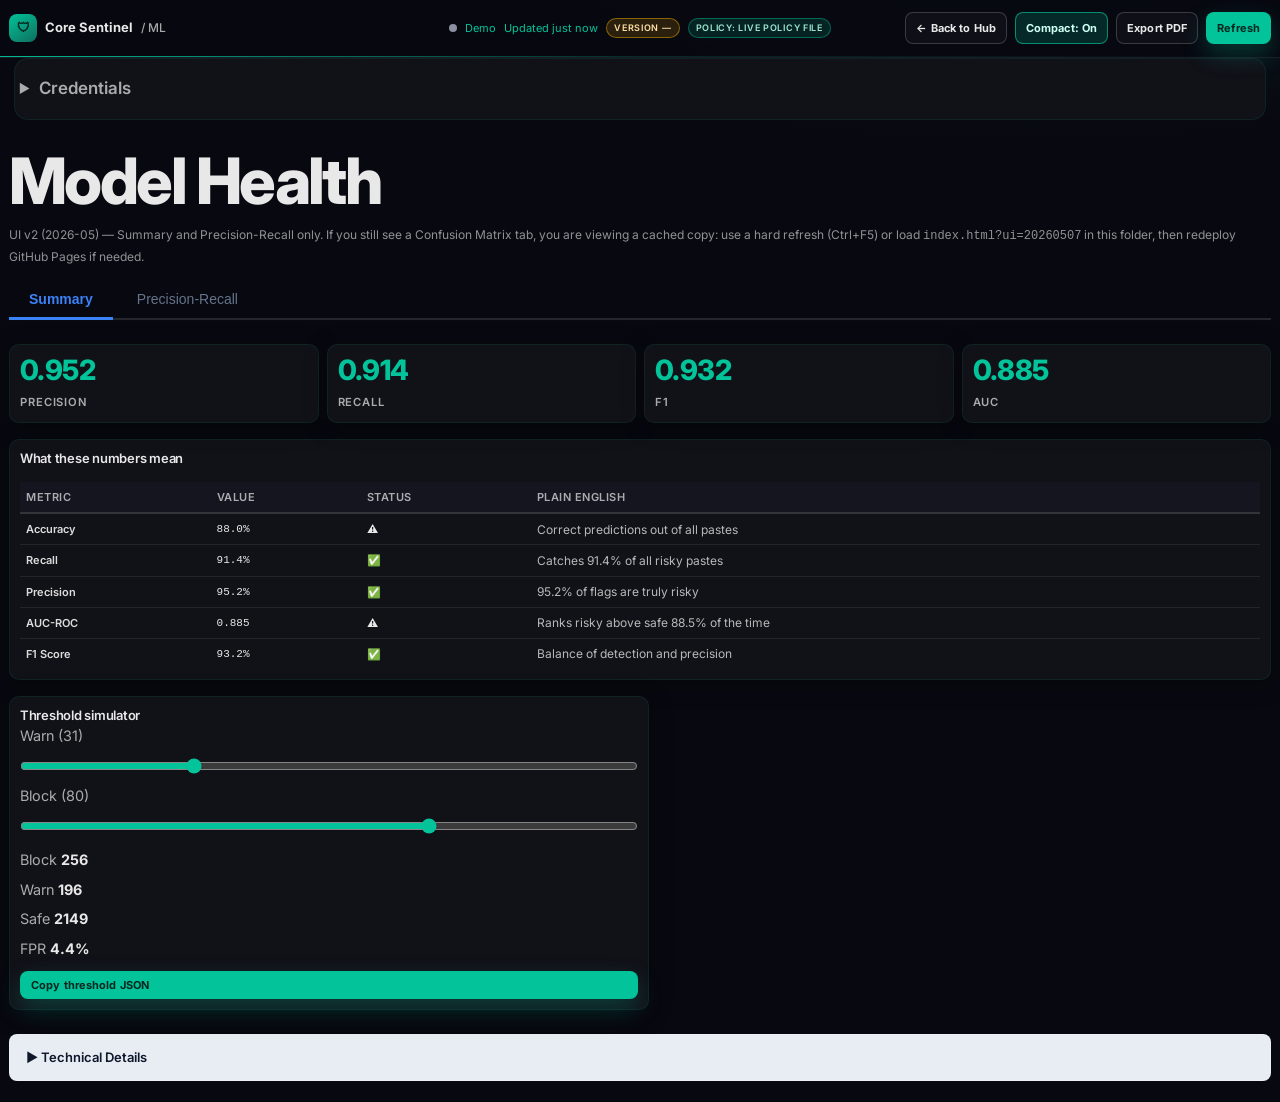
<file: docs/ml/index.html>
<!DOCTYPE html>
<html lang="en">
<head>
<meta charset="UTF-8">
  <meta name="viewport" content="width=device-width, initial-scale=1.0">
  <!-- Force browsers/CDN to re-fetch this dashboard HTML after updates (matrix tab removed in UI v2). -->
  <meta http-equiv="Cache-Control" content="no-cache, no-store, must-revalidate">
  <meta http-equiv="Pragma" content="no-cache">
  <meta http-equiv="Expires" content="0">
<meta name="core-sentinel-supabase-url" content="">
<meta name="core-sentinel-model-records-url" content="">
<title>Model Health — Core Sentinel</title>
  <link rel="icon" type="image/svg+xml" href="../favicon.svg">
  <link rel="preconnect" href="https://fonts.googleapis.com">
  <link rel="preconnect" href="https://fonts.gstatic.com" crossorigin>
  <link href="https://fonts.googleapis.com/css2?family=Inter:wght@400;500;600;700;800&display=swap" rel="stylesheet">
  <link rel="stylesheet" href="../shared-styles.css">
<style>
    :root {
      --bg: #080810;
      --line-subtle: rgba(2, 195, 154, 0.1);
      --grid: #1a1a22;
      --maxw: 1360px;
      --surface-chart: #0e0e15;
      --surface-table: #0f0f16;
    }

    * { box-sizing: border-box; margin: 0; padding: 0; }
    html { scroll-behavior: smooth; }
    body.page-ml {
      font-family: "Inter", system-ui, -apple-system, "Segoe UI", sans-serif;
      background: radial-gradient(1200px 420px at 80% -8%, rgba(2,195,154,0.12), transparent 55%), var(--bg);
      min-height: 100vh;
    }
    .container {
      width: min(var(--maxw), calc(100% - 28px));
      margin: 0 auto;
    }

    .topbar {
      position: sticky;
      top: 0;
      z-index: 120;
      background: rgba(8,8,16,0.9);
      backdrop-filter: blur(12px);
      border-bottom: 1px solid rgba(255,255,255,0.08);
    }
    .topbar::after {
      content: "";
      display: block;
      height: 1px;
      background: linear-gradient(90deg, rgba(2,195,154,0.95), rgba(2,195,154,0.18), transparent);
    }
    .topbar-inner {
      display: grid;
      grid-template-columns: 1fr auto 1fr;
      align-items: center;
      gap: 10px;
    }
    .brand {
      display: inline-flex;
      align-items: center;
      gap: 10px;
      font-weight: 700;
      color: var(--text);
    }
    .brand-mark {
      width: 28px;
      height: 28px;
      border-radius: 8px;
      background: linear-gradient(145deg, #02C39A, #0f6f5d);
      display: grid;
      place-items: center;
      color: #05241d;
    }
    .crumb {
      color: var(--muted);
      font-weight: 500;
      font-size: var(--fs-body);
    }
    .status {
      justify-self: center;
      display: inline-flex;
      align-items: center;
      gap: 8px;
      font-size: var(--fs-body);
      color: var(--accent);
    }
    .policy-chip {
      display: inline-flex;
      align-items: center;
      gap: 6px;
      padding: 3px 8px;
      border-radius: 999px;
      border: 1px solid rgba(255,255,255,0.16);
      background: rgba(255,255,255,0.04);
      color: #cdece4;
      font-size: var(--fs-label);
      font-weight: 600;
      letter-spacing: 0.08em;
      text-transform: uppercase;
    }
    .policy-chip.source-live {
      border-color: rgba(2,195,154,0.45);
      background: rgba(2,195,154,0.14);
      color: #9de7d0;
    }
    .policy-chip.source-cache {
      border-color: rgba(156,39,176,0.45);
      background: rgba(156,39,176,0.14);
      color: #dfc2ff;
    }
    .policy-chip.source-default {
      border-color: rgba(255,179,0,0.45);
      background: rgba(255,179,0,0.14);
      color: #ffe0a3;
    }
    .pulse {
      width: 8px;
      height: 8px;
      border-radius: 50%;
      background: var(--accent);
      box-shadow: 0 0 0 0 rgba(2,195,154,0.55);
      animation: pulse 1.8s ease-in-out infinite;
    }
    @keyframes pulse {
      0%,100% { box-shadow: 0 0 0 0 rgba(2,195,154,0.5); }
      50% { box-shadow: 0 0 0 8px rgba(2,195,154,0); }
    }
    .actions {
      justify-self: end;
      display: flex;
      gap: 8px;
      flex-wrap: wrap;
      justify-content: flex-end;
    }
    .btn[data-active="true"] {
      border-color: rgba(2,195,154,0.65);
      background: rgba(2,195,154,0.18);
      color: #cffff4;
    }

    main { padding: var(--section-head-gap) 0 var(--card-pad); }
    .page-title {
      font-weight: 800;
      letter-spacing: -0.04em;
      margin-bottom: var(--section-head-gap);
    }
    .kpi-card {
      display: flex;
      flex-direction: column;
      justify-content: center;
      gap: 8px;
      min-height: 102px;
    }
    .kpi-num {
      font-size: 28px;
      font-weight: 800;
      letter-spacing: -0.02em;
      color: var(--accent);
      line-height: 1.1;
    }
    .kpi-lbl {
      font-size: var(--fs-label);
      font-weight: 600;
      letter-spacing: 0.08em;
      color: var(--muted);
      text-transform: uppercase;
    }
    .row { display: grid; gap: 10px; margin-bottom: 10px; }
    .row-4 { grid-template-columns: repeat(4, minmax(0, 1fr)); }
    .row-3 { grid-template-columns: repeat(3, minmax(0, 1fr)); }
    .row-2 { grid-template-columns: repeat(2, minmax(0, 1fr)); }

    .page-ml .card {
      background: var(--card-bg);
      border: 1px solid var(--line-subtle);
      min-height: 120px;
    }
    .page-ml .card h3 {
      font-size: var(--fs-h3);
      font-weight: 600;
      color: var(--text);
      margin-bottom: 2px;
    }
    .sub {
      font-size: var(--fs-body);
      color: var(--muted);
      margin-bottom: 8px;
    }
    .metric-val {
      font-size: 30px;
      line-height: 1;
      font-weight: 800;
      margin-bottom: 4px;
      letter-spacing: -0.02em;
    }
    .metric-row {
      display: flex;
      justify-content: space-between;
      align-items: center;
      gap: 8px;
    }
    .trend {
      font-size: 11px;
      font-weight: 700;
    }
    .trend.up { color: #9de7d0; }
    .trend.down { color: #ffb0ae; }
    .badge {
      display: inline-block;
      font-size: 10px;
      font-weight: 700;
      padding: 3px 8px;
      border-radius: 999px;
      border: 1px solid rgba(255,255,255,0.14);
      background: rgba(255,255,255,0.04);
      color: #cdece4;
      margin-right: 5px;
    }
    .badge.good { color: #9de7d0; border-color: rgba(2,195,154,0.35); background: rgba(2,195,154,0.12); }
    .badge.warn { color: #ffe0a3; border-color: rgba(255,179,0,0.35); background: rgba(255,179,0,0.12); }
    .badge.bad { color: #ffb0ae; border-color: rgba(229,57,53,0.35); background: rgba(229,57,53,0.12); }

    .sparkline {
      width: 100%;
      height: 46px;
      display: block;
      margin-top: 3px;
    }
    .gauge-wrap {
      display: flex;
      align-items: center;
      gap: 10px;
    }
    .gauge-wrap svg { width: 68px; height: 68px; }

    .chart-box {
      border: 1px solid var(--line);
      border-radius: var(--radius);
      background: var(--surface-chart);
      padding: 8px;
      overflow: hidden;
    }
    .chart-svg {
      width: 100%;
      height: 300px;
      display: block;
      overflow: visible;
    }
    .legend {
      display: flex;
      gap: 10px;
      flex-wrap: wrap;
      margin-top: 8px;
      font-size: var(--fs-body);
      color: var(--muted);
      align-items: center;
      line-height: 1.35;
    }
    /* Line swatches (curve + horizontal target) */
    .legend .pr-leg-line::before {
      content: "";
      display: inline-block;
      width: 14px;
      height: 2px;
      margin-right: 6px;
      vertical-align: middle;
      border-radius: 1px;
    }
    .page-ml .legend .pr-leg-line.pr-leg-curve::before {
      background: #3b82f6;
      height: 2.5px;
    }
    .page-ml .legend .pr-leg-line.pr-leg-target::before {
      background: transparent;
      border: none;
      border-bottom: 2px dashed #f97316;
      width: 14px;
      height: 0;
      margin-bottom: 1px;
    }
    /* Dot swatches (match SVG markers) */
    .legend .pr-leg-dot::before {
      content: "";
      display: inline-block;
      width: 7px;
      height: 7px;
      margin-right: 5px;
      vertical-align: middle;
      border-radius: 50%;
      box-sizing: border-box;
    }
    .page-ml .legend .pr-leg-dot.pr-leg-valcalib::before {
      background: #ef4444;
      border: 1px solid rgba(255, 255, 255, 0.45);
    }
    .page-ml .legend .pr-leg-dot.pr-leg-testrec::before {
      background: #22c55e;
      border: 1px solid rgba(255, 255, 255, 0.45);
    }
    .page-ml .legend .pr-leg-dot.pr-leg-sim {
      color: #2563eb;
      font-size: var(--fs-label);
      font-weight: 600;
      letter-spacing: 0.03em;
    }
    .page-ml .legend .pr-leg-dot.pr-leg-sim::before {
      background: #2563eb;
      border: 1px solid rgba(255, 255, 255, 0.55);
    }
    /* Policy markers use Unicode glyphs; no line swatch */
    .legend .pr-leg-policy::before {
      display: none;
    }

    .heatmap-svg {
      width: 100%;
      height: 240px;
      display: block;
    }
    .mini-note {
      margin-top: 8px;
      font-size: var(--fs-body);
      color: var(--muted);
    }

    .table-wrap {
      border: 1px solid var(--line);
      border-radius: var(--radius);
      overflow: auto;
      max-height: 292px;
      background: var(--surface-table);
      scrollbar-width: thin;
      scrollbar-color: rgba(255, 255, 255, 0.22) rgba(15, 15, 22, 0.9);
    }
    .table-wrap::-webkit-scrollbar {
      width: 8px;
      height: 8px;
    }
    .table-wrap::-webkit-scrollbar-track {
      background: rgba(0, 0, 0, 0.25);
      border-radius: 4px;
    }
    .table-wrap::-webkit-scrollbar-thumb {
      background: rgba(255, 255, 255, 0.18);
      border-radius: 4px;
    }
    .table-wrap::-webkit-scrollbar-corner {
      background: transparent;
    }
    table {
      width: 100%;
      border-collapse: collapse;
      min-width: 700px;
    }
    th {
      position: sticky;
      top: 0;
      background: #151520;
      color: var(--muted);
      font-size: var(--fs-label);
      text-transform: uppercase;
      letter-spacing: 0.08em;
      font-weight: 600;
      text-align: left;
      padding: 8px;
      border-bottom: 1px solid rgba(255,255,255,0.08);
      cursor: pointer;
      user-select: none;
      white-space: nowrap;
    }
    td {
      padding: 8px;
      border-bottom: 1px solid rgba(255,255,255,0.06);
      font-size: var(--fs-body);
      color: var(--text);
      white-space: nowrap;
    }
    tbody tr:hover { background: rgba(255,255,255,0.03); }
    .ok { color: #9de7d0; font-weight: 700; }
    .warn { color: #ffd992; font-weight: 700; }
    .score-chip {
      display: inline-block;
      font-size: 10px;
      padding: 2px 8px;
      border-radius: 999px;
      font-weight: 700;
      border: 1px solid rgba(255,255,255,0.14);
    }
    .score-low { background: rgba(67,160,71,0.2); color: #b6e7bd; }
    .score-med { background: rgba(255,179,0,0.2); color: #ffe0a3; }
    .score-high { background: rgba(229,57,53,0.2); color: #ffb0ae; }

    .sim-grid {
      display: grid;
      gap: 10px;
    }
    .sim-row {
      display: grid;
      grid-template-columns: 1fr auto;
      gap: 8px;
      align-items: center;
      font-size: var(--fs-body);
    }
    input[type="range"] {
      width: 100%;
      accent-color: var(--accent);
    }
    .sim-values {
      margin-top: 4px;
      display: grid;
      gap: 6px;
      font-size: var(--fs-body);
      color: var(--muted);
    }
    .sim-values strong { color: var(--text); }

    .donut-wrap {
      display: grid;
      grid-template-columns: 180px 1fr;
      gap: 10px;
      align-items: center;
    }
    .donut {
      width: 170px;
      height: 170px;
      display: block;
      margin: 0 auto;
    }
    .fpr-stats {
      display: grid;
      gap: 6px;
      font-size: 12px;
      color: #c9d2df;
    }

    .progress {
      margin-top: 10px;
      height: 10px;
      border-radius: 999px;
      background: rgba(255,255,255,0.08);
      overflow: hidden;
    }
    .progress > span {
      display: block;
      height: 100%;
      width: 0;
      background: linear-gradient(90deg, #02C39A, #7af0d9);
    }

    .fp-table td:nth-child(5).ok { color: #9de7d0; }
    .fp-table td:nth-child(5).warn { color: #ffd992; }

    .tooltip {
      position: fixed;
      z-index: 400;
      background: rgba(8,8,14,0.95);
      border: 1px solid rgba(2,195,154,0.35);
      border-radius: 8px;
      padding: 6px 8px;
      font-size: 11px;
      color: #d8fff3;
      pointer-events: none;
      transform: translate(10px, 10px);
      display: none;
      white-space: nowrap;
    }

    .animate-path {
      stroke-dasharray: 1000;
      stroke-dashoffset: 1000;
      transition: stroke-dashoffset 1.1s ease;
    }
    .chart-ready .animate-path {
      stroke-dashoffset: 0;
    }

    body.compact .container { width: min(var(--maxw), calc(100% - 18px)); }
    body.page-ml.compact header.topbar .topbar-inner { min-height: var(--nav-h-mobile); height: auto; gap: 8px; }
    body.compact .brand { font-size: 13px; gap: 8px; }
    body.compact .crumb { font-size: 12px; }
    body.compact .status { font-size: 11px; }
    body.compact .policy-chip { font-size: 9px; padding: 2px 7px; }
    body.compact .btn { padding: 6px 10px; font-size: 11px; border-radius: 8px; }
    body.compact main { padding: 10px 0 22px; }
    body.compact .row { gap: 8px; margin-bottom: 8px; }
    body.compact .card { padding: 10px; border-radius: 10px; min-height: 0; }
    body.compact .card h3 { font-size: 13px; margin-bottom: 1px; }
    body.compact .sub, body.compact .mini-note, body.compact td { font-size: 11px; }
    body.compact .metric-val { font-size: 24px; margin-bottom: 2px; }
    body.compact .trend, body.compact .badge { font-size: 10px; }
    body.compact .sparkline { height: 34px; }
    body.compact .chart-box { padding: 6px; border-radius: 8px; }
    body.compact .chart-svg { height: 246px; }
    body.compact .heatmap-svg { height: 200px; }
    body.compact .table-wrap { max-height: 248px; border-radius: 8px; }
    body.compact th, body.compact td { padding: 6px; }
    body.compact .donut { width: 146px; height: 146px; }

    @media (max-width: 1180px) {
      .row-4 { grid-template-columns: repeat(2, minmax(0,1fr)); }
      .row-3 { grid-template-columns: repeat(2, minmax(0,1fr)); }
      .row-2 { grid-template-columns: 1fr; }
      .topbar-inner { grid-template-columns: 1fr; padding: 8px 0; }
      .status { justify-self: start; }
      .actions { justify-self: start; }
    }
    @media (max-width: 700px) {
      .row-4 { grid-template-columns: 1fr; }
      .row-3 { grid-template-columns: 1fr; }
      .donut-wrap { grid-template-columns: 1fr; }
      .chart-svg { height: 270px; }
      .heatmap-svg { height: 220px; }
    }

    .sb-wrap { margin: 0 auto 16px; width: min(var(--maxw), calc(100% - 28px)); }
    .sb-details { background: var(--card-bg); border: 1px solid var(--line-subtle); border-radius: var(--radius); padding: var(--section-head-gap) var(--card-pad); }
    .sb-summary { cursor: pointer; font-size: var(--fs-h3); font-weight: 600; color: var(--muted); list-style-position: outside; }
    .sb-grid { display: grid; gap: 10px; margin-top: 10px; }
    .sb-grid label { display: grid; gap: 4px; font-size: var(--fs-body); letter-spacing: 0.03em; font-weight: 600; color: var(--muted); }
    .sb-grid input { background: var(--grid); border: 1px solid rgba(255,255,255,0.1); color: var(--text); padding: 8px 10px; border-radius: var(--radius); font-size: var(--fs-body); width: 100%; max-width: 520px; }
    .sb-actions { display: flex; align-items: center; gap: 12px; flex-wrap: wrap; }
    .sb-hint { margin: 0; line-height: 1.45; max-width: 720px; }
    #mlSbStatus.ml-sb-status { margin-top: var(--section-head-gap); color: var(--muted); }

    @media print {
      html body.page-ml {
        background: #fff;
        color: #111;
      }
      html body.page-ml .topbar,
      html body.page-ml .actions,
      html body.page-ml .btn {
        display: none;
      }
      html body.page-ml .card {
        background: #fff;
        color: #111;
        border: 1px solid #ccc;
        box-shadow: none;
        break-inside: avoid;
      }
      html body.page-ml .row { break-inside: avoid; }
      html body.page-ml .sub,
      html body.page-ml .mini-note,
      html body.page-ml .legend,
      html body.page-ml td,
      html body.page-ml th {
        color: #222;
      }
      html body.page-ml .pr-curve-notes p {
        color: #222 !important;
      }
      html body.page-ml .pr-curve-notes strong {
        color: #111 !important;
      }
      html body.page-ml .pr-curve-notes code {
        color: #333 !important;
      }
    }

    .tab-bar {
      display: flex;
      border-bottom: 2px solid #E2E8F0;
      margin-bottom: 24px;
      gap: 4px;
      flex-wrap: wrap;
    }
    .page-ml .tab-bar {
      border-bottom-color: rgba(255, 255, 255, 0.12);
    }
    .tab {
      padding: 10px 20px;
      background: none;
      border: none;
      border-bottom: 3px solid transparent;
      margin-bottom: -2px;
      font-size: 14px;
      font-weight: 500;
      color: #64748B;
      cursor: pointer;
      transition: color 0.15s, border-color 0.15s,
                  background 0.15s;
      border-radius: 6px 6px 0 0;
      white-space: nowrap;
    }
    .tab:hover:not(.active) {
      color: #3B82F6;
      background: rgba(59,130,246,0.06);
    }
    .tab.active {
      color: #3B82F6;
      border-bottom-color: #3B82F6;
      font-weight: 600;
    }
    .tab-panel { display: none; }
    .tab-panel.active { display: block; }

    /* ── Technical details accordion ───────────── */
    .tech-details {
      border: 1px solid #E2E8F0;
      border-radius: 8px;
      padding: 12px 16px;
      margin-top: 24px;
      background: #F8FAFC;
    }
    .tech-details summary {
      font-size: 13px;
      font-weight: 600;
      color: #64748B;
      cursor: pointer;
      user-select: none;
      list-style: none;
    }
    .tech-details summary::-webkit-details-marker {
      display: none;
    }
    .tech-details[open] summary::before {
      content: "▼ ";
    }
    .tech-details:not([open]) summary::before {
      content: "▶ ";
    }
    .tech-details-body {
      padding-top: 12px;
      font-size: 12px;
      color: #475569;
    }

    /* ── Plain-English status table ─────────────── */
    .summary-table {
      width: 100%;
      border-collapse: collapse;
      font-size: 13px;
      margin-top: 16px;
    }
    .summary-table th {
      text-align: left;
      font-size: 11px;
      font-weight: 600;
      color: #94A3B8;
      text-transform: uppercase;
      letter-spacing: 0.5px;
      padding: 8px 12px;
      border-bottom: 2px solid #E2E8F0;
    }
    .summary-table td {
      padding: 10px 12px;
      border-bottom: 1px solid #F1F5F9;
      color: #1E293B;
      vertical-align: middle;
    }
    .summary-table tr:last-child td {
      border-bottom: none;
    }
    /* Screen: main metrics table on dark cards only (not .tech-details light panel) */
    .page-ml .card .summary-table th {
      color: rgba(232, 232, 232, 0.72);
      border-bottom-color: rgba(255, 255, 255, 0.14);
    }
    .page-ml .card .summary-table td {
      color: var(--text);
      border-bottom-color: rgba(255, 255, 255, 0.08);
    }
    .page-ml .card .summary-table td.summary-plain {
      color: rgba(232, 232, 232, 0.78);
      font-size: 12px;
      line-height: 1.45;
    }
    .page-ml .card .summary-table td.metric-value {
      font-family: ui-monospace, "Cascadia Code", "Consolas", monospace;
      color: var(--text);
      font-weight: 500;
    }
    .page-ml .card .summary-table .metric-name {
      font-weight: 600;
      color: rgba(232, 232, 232, 0.95);
    }

    /* Technical Details: light inset — dark text (avoid light-on-light from inheriting .page-ml table rules) */
    .page-ml .tech-details {
      background: #e8edf4;
      border-color: rgba(255, 255, 255, 0.14);
    }
    .page-ml .tech-details summary {
      color: #0f172a;
    }
    .page-ml .tech-details .tech-details-body {
      color: #1e293b;
    }
    .page-ml .tech-details .tech-details-intro {
      color: #334155;
      font-size: 12px;
      margin-bottom: 8px;
    }
    .page-ml .tech-details .summary-table {
      margin-top: 8px;
    }
    .page-ml .tech-details .summary-table th {
      color: #475569;
      border-bottom-color: #94a3b8;
    }
    .page-ml .tech-details .summary-table td {
      color: #0f172a;
      border-bottom-color: #cbd5e1;
      font-weight: 500;
    }
    .status-ok   { color: #34d399; font-weight: 600; }
    .status-warn { color: #fbbf24; font-weight: 600; }
    .status-bad  { color: #f87171; font-weight: 600; }

    /* ── Category status table ───────────────────── */
    .cat-table {
      width: 100%;
      border-collapse: collapse;
      font-size: 13px;
    }
    .cat-table th {
      text-align: left;
      font-size: 11px;
      font-weight: 600;
      color: #94A3B8;
      text-transform: uppercase;
      letter-spacing: 0.5px;
      padding: 8px 12px;
      border-bottom: 2px solid #E2E8F0;
      background: #F8FAFC;
    }
    .cat-table td {
      padding: 9px 12px;
      border-bottom: 1px solid #F1F5F9;
      color: #1E293B;
    }
    .cat-table tr:last-child td { border-bottom: none; }

    .page-ml .cat-table th {
      background: rgba(255, 255, 255, 0.05);
      color: rgba(232, 232, 232, 0.75);
      border-bottom-color: rgba(255, 255, 255, 0.12);
    }
    .page-ml .cat-table td {
      color: var(--text);
      border-bottom-color: rgba(255, 255, 255, 0.08);
    }

    /* ── Category bar chart ──────────────────────── */
    .cat-bar-wrap {
      display: flex;
      align-items: center;
      gap: 8px;
    }
    .cat-bar-bg {
      flex: 1;
      height: 8px;
      background: #F1F5F9;
      border-radius: 4px;
      overflow: hidden;
    }
    .cat-bar-fill {
      height: 100%;
      border-radius: 4px;
      transition: width 0.4s ease;
    }
    .cat-bar-val {
      font-size: 12px;
      font-weight: 600;
      color: #475569;
      width: 36px;
      text-align: right;
    }
    /* ─────────────────────────────────────────────── */
</style>
</head>
<body class="page-ml">
  <div class="tooltip" id="chartTooltip"></div>
  <header class="topbar">
    <div class="container topbar-inner">
      <div class="brand">
        <span class="brand-mark">🛡</span>
        <span>Core Sentinel</span>
        <span class="crumb">/ ML</span>
  </div>
      <div class="status">
        <span class="pulse"></span>
        <span id="liveState">Live</span>
        <span id="lastUpdated">Updated —</span>
        <span id="modelVersionChip" class="policy-chip source-default">Version —</span>
        <span id="policySourceChip" class="policy-chip source-default">Policy —</span>
  </div>
      <div class="actions">
        <a class="btn btn-outline" href="../hub.html">← Back to Hub</a>
        <button class="btn btn-outline" type="button" id="densityBtn">Compact</button>
        <button class="btn btn-outline" type="button" id="exportPdfBtn">Export PDF</button>
        <button class="btn btn-primary" type="button" id="refreshBtn">Refresh</button>
</div>
  </div>
  </header>

  <div class="sb-wrap" id="mlSbPanel">
    <details class="sb-details">
      <summary class="sb-summary">Credentials</summary>
      <div id="mlSbAdminGate" class="sb-grid sb-gate">
        <label class="mini-note">Access key
          <input type="password" id="mlSbAccessKey" placeholder="Hub Admin key" autocomplete="off" style="max-width:320px;" />
        </label>
        <div class="sb-actions">
          <button type="button" class="btn btn-primary" id="mlSbUnlockBtn">Unlock</button>
          <span class="mini-note" id="mlSbGateErr" style="color:var(--warn);"></span>
        </div>
      </div>
      <div id="mlSbAdminForm" class="sb-grid" style="display:none;">
        <label>Project URL
          <input type="url" id="mlSbUrl" placeholder="https://…supabase.co" autocomplete="url" />
        </label>
        <label>Anon key
          <input type="password" id="mlSbKey" placeholder="eyJ…" autocomplete="off" />
        </label>
        <div class="sb-actions">
          <button type="button" class="btn btn-primary" id="mlSbSave">Save &amp; reload</button>
          <button type="button" class="btn btn-outline" id="mlSbSignOut">Sign out</button>
        </div>
      </div>
      <p class="mini-note ml-sb-status" id="mlSbStatus"></p>
    </details>
  </div>

  <script type="application/json" id="ml-model-records-fallback">
{"artifact_version":1,"generated_at":"2026-04-18T20:33:10.433713+00:00","metrics":{"accuracy":0.9121203184901209,"precision":0.9446945337620579,"recall":0.9588772845953003,"auc":0.7514706327301757,"fpr_non_high_as_high":0.5259938837920489,"false_negative_rate_risky":0.041122715404699736,"roc_auc":0.9144344703411822},"calibration":{"fpr":0.0015723270440251573},"charts":{"pr_curve_summary":{"high_class_curve":{"precision_values":[1,0.94],"recall_values":[0,1],"thresholds":[0,1],"operating_point":{},"holdout_threshold_point":{}}},"roc_curve_summary":{"high_class_curve":{"fpr_values":[0,1],"tpr_values":[0,1],"auc":0.9144344703411822,"operating_point":{},"holdout_threshold_point":{}}}}}
  </script>

  <main class="container">
    <h1 class="page-title">Model Health</h1>
    <p class="sub" style="margin-top:-6px;margin-bottom:14px;font-size:12px;opacity:0.85">
      UI v2 (2026-05) — Summary and Precision-Recall only. If you still see a Confusion Matrix tab, you are viewing a cached copy: use a hard refresh (Ctrl+F5) or load <code>index.html?ui=20260507</code> in this folder, then redeploy GitHub Pages if needed.
    </p>

    <div class="tab-bar" role="tablist"
         aria-label="ML Health sections">
      <button class="tab active"
              data-tab="summary"
              role="tab" aria-selected="true">
        Summary
      </button>
      <button class="tab"
              data-tab="pr-curve"
              role="tab" aria-selected="false">
        Precision-Recall
      </button>
    </div>

    <div id="panel-summary" class="tab-panel active">
      <section class="row row-4">
        <article class="card kpi-card">
          <div class="kpi-num countup" id="precisionMetric" data-decimals="3">—</div>
          <div class="kpi-lbl">Precision</div>
        </article>
        <article class="card kpi-card">
          <div class="kpi-num countup" id="recallMetric" data-decimals="3">—</div>
          <div class="kpi-lbl">Recall</div>
        </article>
        <article class="card kpi-card">
          <div class="kpi-num countup" id="f1Metric" data-decimals="3">—</div>
          <div class="kpi-lbl">F1</div>
        </article>
        <article class="card kpi-card">
          <div class="kpi-num countup" id="aucMetric" data-decimals="3">—</div>
          <div class="kpi-lbl">AUC</div>
        </article>
      </section>

      <div class="card" style="margin-top:16px">
        <h3>
          What these numbers mean
        </h3>
        <table class="summary-table">
          <thead>
            <tr>
              <th>Metric</th>
              <th>Value</th>
              <th>Status</th>
              <th>Plain English</th>
            </tr>
          </thead>
          <tbody id="summaryTableBody">
          </tbody>
        </table>
      </div>

    <section class="row" style="margin-top:16px">
      <article class="card" style="max-width:min(100%,640px);">
        <h3>Threshold simulator</h3>
        <div class="sim-grid">
          <div class="sim-row">
            <label for="warnSlider">Warn (<span id="warnVal">40</span>)</label>
          </div>
          <input id="warnSlider" type="range" min="20" max="60" value="40">

          <div class="sim-row">
            <label for="blockSlider">Block (<span id="blockVal">70</span>)</label>
          </div>
          <input id="blockSlider" type="range" min="50" max="95" value="70">

          <div class="sim-values">
            <div id="simBlock"><strong>—</strong></div>
            <div id="simWarn"><strong>—</strong></div>
            <div id="simSafe"><strong>—</strong></div>
            <div id="simFpr"><strong>—</strong></div>
          </div>

          <button type="button" class="btn btn-primary" id="applyConfigBtn">Copy threshold JSON</button>
        </div>
      </article>
    </section>

    <details class="tech-details">
      <summary>Technical Details</summary>
      <div class="tech-details-body" id="techDetailsBody">
        <p class="tech-details-intro">
          Raw metrics for ML engineers.
        </p>
        <table class="summary-table" id="techMetricsTable">
          <thead>
            <tr>
              <th>Metric</th><th>Value</th>
            </tr>
          </thead>
          <tbody id="techTableBody">
          </tbody>
        </table>
      </div>
    </details>
    </div>

    <div id="panel-pr-curve" class="tab-panel">
      <div style="display:flex;gap:24px;
                  align-items:flex-start;flex-wrap:wrap">

        <div style="flex:1;min-width:280px">
          <article class="card chart-card">
            <h3 style="font-size:16px;line-height:1.35;margin-bottom:2px">
              Precision–Recall <span style="font-weight:500;color:var(--muted)">(interactive)</span>
            </h3>
            <p id="prCurveTitleAuprc" class="sub" style="margin:0 0 8px;font-size:12px;line-height:1.4;color:var(--muted);min-height:1.2em"></p>
            <div class="chart-box" id="prChartCard">
              <svg class="chart-svg" id="prChart"></svg>
            </div>
            <div class="legend pr-legend">
              <span class="pr-leg-line pr-leg-curve">ML classifier (PR curve)</span>
              <span class="pr-leg-line pr-leg-target">Min precision target (0.85)</span>
              <span class="pr-leg-dot pr-leg-valcalib" title="Shown only when the published PR series includes per-point score thresholds">val-calib</span>
              <span class="pr-leg-dot pr-leg-testrec" title="From holdout_threshold_point in model records PR chart">test-rec</span>
              <span class="pr-leg-dot pr-leg-sim" title="Slider operating point on the curve">sim</span>
              <span class="pr-leg-policy" style="color:#f59e0b;font-size:11px">◆ warn</span>
              <span class="pr-leg-policy" style="color:#10b981;font-size:11px">■ block</span>
            </div>
            <div class="sub pr-curve-notes" style="margin-top:12px;font-size:11px;line-height:1.55;color:#94a3b8;max-width:70ch">
              <p style="margin:0 0 8px"><strong style="color:#cbd5e1">Curve (blue)</strong> · High-risk class precision–recall from published <code style="font-size:10px">recall_values</code> / <code style="font-size:10px">precision_values</code> (Y zoom 0.85–1.0 matches the static matplotlib-style report).</p>
              <p style="margin:0 0 8px"><strong style="color:#cbd5e1">Orange dashed</strong> · Horizontal min-precision target at 0.85.</p>
              <p style="margin:0 0 8px"><strong style="color:#f87171">val-calib (red)</strong> · Intersection of <code style="font-size:10px">calibration.prob_threshold_risky</code> with the PR sweep. Requires the export to include a <strong>threshold</strong> value per curve point (same length as P/R). If the sidebar readout mentions “No per-score τ in export,” this marker is skipped.</p>
              <p style="margin:0 0 8px"><strong style="color:#34d399">test-rec (green)</strong> · <code style="font-size:10px">holdout_threshold_point</code> from the PR chart summary — precision/recall at the shipped recommended threshold (from <code style="font-size:10px">metrics.recommended_threshold</code> in <code style="font-size:10px">model_records</code>).</p>
              <p style="margin:0 0 8px"><strong style="color:#60a5fa">sim (blue)</strong> · Slider probe on the curve: <strong>without</strong> a per-score axis, 0–100% is position along the polyline; <strong>with</strong> a score axis, the slider is interpreted as τ in 0.00–1.00 (see readout text).</p>
              <p style="margin:0"><strong style="color:#cbd5e1">◆ warn / ■ block</strong> · Product <strong>risk-policy</strong> thresholds (local policy or defaults) mapped onto the curve — separate from calibration thresholds above.</p>
            </div>
          </article>
        </div>

        <div style="width:240px;flex-shrink:0;
                    background:#FFFFFF;
                    border:1px solid #E2E8F0;
                    border-radius:12px;
                    padding:16px">

          <div style="font-size:14px;font-weight:600;
                      color:#0F172A;margin-bottom:12px">
            Operating Points
          </div>

          <div style="margin-bottom:12px">
            <div style="color:#EF4444;font-size:13px;
                        font-weight:600;margin-bottom:4px">
              ● Warn (τ = <span id="opWarnTau">0.500</span>)
            </div>
            <div style="font-size:12px;color:#475569">
              Amber alert above this score
            </div>
          </div>

          <div style="margin-bottom:16px">
            <div style="color:#10B981;font-size:13px;
                        font-weight:600;margin-bottom:4px">
              ● Block (τ = <span id="opBlockTau">0.920</span>)
            </div>
            <div style="font-size:12px;color:#475569">
              Red hold above this score
            </div>
          </div>

          <hr style="border:none;
                     border-top:1px solid #E2E8F0;
                     margin-bottom:12px">

          <div style="font-size:13px;font-weight:600;
                      color:#0F172A;margin-bottom:8px"
               id="tauSimulateTitle">
            Simulate score threshold τ
          </div>
          <input type="range" id="tauSlider"
                 min="0" max="100" value="50"
                 style="width:100%;
                        accent-color:#3B82F6;
                        cursor:pointer">
          <div id="tauReadout"
               style="font-size:12px;color:#475569;
                      margin-top:8px;line-height:1.5">
            Move slider to simulate threshold
          </div>

        </div>
      </div>
    </div>

  </main>

<script>
    function readCssVar(name, fallback) {
      const v = getComputedStyle(document.documentElement).getPropertyValue(name).trim();
      return v || fallback;
    }

    let METRICS_STATIC = {
      accuracy: Number.NaN,
      auc: Number.NaN,
      precision: Number.NaN,
      recall: Number.NaN,
      f1: Number.NaN,
      fnr: Number.NaN,
      roc_auc: Number.NaN,
      fpr: 0.0,
      totalScored: 2601
    };

    const DEMO_DRIFT = [2.1, 3.5, 4.2, 5.1, 5.8, 6.3, 5.5, 7.2];
    const DEMO_PREV_WEEK = [280, 0, 0, 195, 12, 0, 31, 170, 22, 290];
    let DEMO_METRICS = {
      totalScored: 2601,
      blocks: 286,
      warns: 166,
      wrong: 20,
      feedbackRows: 47,
      snoozed: 0,
      overrideRate: 0.0,
      fpr: 0.0,
      weeklyRates: DEMO_DRIFT
    };
    const PR_POINTS = [
      [0.55, 0.995], [0.70, 0.992], [0.80, 0.989], [0.90, 0.985],
      [0.94, 0.981], [0.965, 0.978], [0.987, 0.976], [1.0, 0.965]
    ];

    const CLASS_PERF_ROWS = [
      ["SSN", "Critical", "block", "block", "85-100", "ok"],
      ["Credit card", "Critical", "block", "block", "80-98", "ok"],
      ["API key", "Critical", "block", "block", "75-95", "ok"],
      ["Full name", "Medium", "warn", "warn", "40-65", "ok"],
      ["Email", "Medium", "warn", "silent", "30-55", "warn"],
      ["Phone", "Medium", "warn", "warn", "35-60", "ok"],
      ["Address", "Medium", "warn", "warn", "40-70", "ok"],
      ["DOB", "Medium", "warn", "warn", "45-65", "ok"],
      ["Medical context", "High", "block", "warn", "55-80", "warn"],
      ["IP address", "Low", "silent", "silent", "10-30", "ok"],
      ["Partial card hint", "Medium", "warn", "silent", "25-45", "warn"],
      ["Obfuscated API key", "Medium", "warn", "silent", "20-40", "warn"],
      ["Implicit DOB", "Medium", "warn", "silent", "15-35", "warn"],
      ["UK National Insurance", "High", "block", "block", "30-60", "ok"],
      ["Indian Aadhaar", "High", "block", "block", "30-55", "ok"],
      ["Canadian SIN", "High", "block", "block", "25-50", "ok"]
    ];
    let CAT_DATA = [
      { name: "CONTACT", f1: 0.922, note: "Emails and phones detected well" },
      { name: "ID", f1: 0.892, note: "IDs detected reliably" },
      { name: "OTHER_PII", f1: 0.767, note: "General PII detected well" },
      { name: "NAME", f1: 0.277, note: "High recall, lower precision" },
      { name: "FINANCIAL", f1: 0.216, note: "Needs more training data" },
      { name: "LOCATION", f1: 0.166, note: "Context-dependent detection" },
      { name: "AUTH", f1: 0.135, note: "Very limited training examples" },
      { name: "HEALTH", f1: 0.017, note: "Almost no training examples" },
    ];

    const DEMO_FALSE_POSITIVE_LOG = [
      ["4 min ago", "MED (44)", "Email (work)", "warn", "✗ Wrong → Safe"],
      ["9 min ago", "MED (41)", "Phone (office)", "warn", "✗ Wrong → Safe"],
      ["14 min ago", "HIGH (81)", "Address", "block", "✗ Wrong → Medium"],
      ["18 min ago", "MED (38)", "Full name", "warn", "✗ Wrong → Safe"],
      ["26 min ago", "HIGH (76)", "DOB", "block", "✗ Wrong → Medium"],
      ["31 min ago", "MED (42)", "Email (vendor)", "warn", "✗ Wrong → Safe"],
      ["37 min ago", "MED (47)", "IP address", "warn", "✗ Wrong → Safe"],
      ["42 min ago", "HIGH (73)", "Address", "block", "✗ Wrong → Medium"],
      ["49 min ago", "MED (45)", "Phone (office)", "warn", "✗ Wrong → Safe"],
      ["57 min ago", "MED (40)", "Email (work)", "warn", "✗ Wrong → Safe"],
      ["1 hr ago", "HIGH (78)", "Medical context", "block", "✗ Wrong → Medium"],
      ["1 hr ago", "MED (43)", "Full name", "warn", "✗ Wrong → Safe"],
      ["2 hr ago", "MED (39)", "Partial card hint", "warn", "✗ Wrong → Safe"],
      ["2 hr ago", "HIGH (82)", "DOB", "block", "✗ Wrong → Medium"],
      ["3 hr ago", "MED (41)", "Email (customer)", "warn", "✗ Wrong → Safe"],
      ["3 hr ago", "MED (46)", "Phone (office)", "warn", "✗ Wrong → Safe"],
      ["4 hr ago", "HIGH (75)", "Address", "block", "✗ Wrong → Medium"],
      ["4 hr ago", "MED (43)", "IP address", "warn", "✗ Wrong → Safe"],
      ["5 hr ago", "MED (42)", "Full name", "warn", "✗ Wrong → Safe"],
      ["6 hr ago", "HIGH (79)", "Medical context", "block", "✗ Wrong → Medium"]
    ];

    const tooltip = document.getElementById("chartTooltip");
    const DEFAULT_POLICY = {
      block_threshold: 80,
      risk_score_silent_max: 30
    };
    let allEvents = [];
    let usingDemo = true;
    let classSort = { key: "class", dir: "asc" };
    let runtimePolicy = { ...DEFAULT_POLICY };
    let runtimePolicySource = { kind: "default", label: "Fallback defaults" };
    let refreshTimer = null;
    let modelRecordsPollTimer = null;
    let lastModelRecordToken = "";
    let retrainSummary = null;
    let modelRecordsSourceLabel = "unavailable";
    let mlSbStatusRetrain = "";
    let mlSbStatusEvents = "";

    const HUB_ADMIN_SESSION_KEY = "hub_admin_session";
    const HUB_ADMIN_SESSION_MS = 8 * 60 * 60 * 1000;
    const HUB_ADMIN_ACCESS_KEY = "sentinel2026";

    function getHubAdminSession() {
      try {
        const raw = localStorage.getItem(HUB_ADMIN_SESSION_KEY);
        if (!raw) return null;
        const s = JSON.parse(raw);
        if (!s || typeof s.exp !== "number") return null;
        if (Date.now() > s.exp) {
          localStorage.removeItem(HUB_ADMIN_SESSION_KEY);
          return null;
        }
        return s;
      } catch {
        return null;
      }
    }

    function setHubAdminSessionFromMl() {
      localStorage.setItem(
        HUB_ADMIN_SESSION_KEY,
        JSON.stringify({ exp: Date.now() + HUB_ADMIN_SESSION_MS, email: "" })
      );
    }

    function parseSummaryJsonField(raw) {
      if (raw == null) return null;
      if (typeof raw === "object") return raw;
      if (typeof raw === "string") {
        try {
          const o = JSON.parse(raw);
          return typeof o === "object" && o ? o : null;
        } catch {
          return null;
        }
      }
      return null;
    }

    /** JSON null / "" coerce to 0 with Number(); treat those as missing metrics. */
    function isPresentMetric(v) {
      if (v === null || v === undefined) return false;
      if (typeof v === "string" && v.trim() === "") return false;
      return true;
    }

    /** Matplotlib-style vertical zoom (precision 0.85–1.0) to match professor PR plots. */
    const PR_Y_VIEW_MIN = 0.85;
    const PR_Y_VIEW_MAX = 1.0;
    const PR_MIN_PREC_TARGET = 0.85;
    function precisionToMapY(p, cy, ch) {
      const pp = Number(p);
      if (!Number.isFinite(pp)) return cy + ch * 0.5;
      const clamped = Math.max(0, Math.min(1, pp));
      const y = cy + ((PR_Y_VIEW_MAX - clamped) / (PR_Y_VIEW_MAX - PR_Y_VIEW_MIN)) * ch;
      return Math.max(cy, Math.min(cy + ch, y));
    }
    function updatePrCurveTitle(summary) {
      const el = document.getElementById("prCurveTitleAuprc");
      if (!el) return;
      if (!summary || typeof summary !== "object") {
        el.textContent = "";
        return;
      }
      const m = summary.metrics || {};
      const ra = isPresentMetric(m.risky_auprc) ? Number(m.risky_auprc) : Number.NaN;
      const au = Number.isFinite(ra)
        ? ra
        : (isPresentMetric(m.auc) ? Number(m.auc) : Number.NaN);
      if (Number.isFinite(au)) {
        el.textContent =
          "AUPRC=" +
          au.toFixed(4) +
          " on held-out test · Y-axis: precision " +
          PR_Y_VIEW_MIN +
          "–" +
          "1.0" +
          " (report-style zoom)";
      } else {
        el.textContent =
          "Y-axis: precision " + PR_Y_VIEW_MIN + "–1.0 (zoomed to match static report)";
      }
    }

    function isWebsiteRecordsSummary(summary) {
      if (!summary || typeof summary !== "object") return false;
      const datasetTrain = Number(summary?.dataset?.train_samples);
      const hasDataset = Number.isFinite(datasetTrain) && datasetTrain > 0;
      const sourceMode = String(summary?.source?.mode || "").toLowerCase();
      const metrics = summary.metrics && typeof summary.metrics === "object" ? summary.metrics : {};
      const hasRecommendedThreshold =
        isPresentMetric(metrics.recommended_threshold)
        && Number.isFinite(Number(metrics.recommended_threshold));
      const hasKeyMetrics =
        isPresentMetric(metrics.accuracy)
        && isPresentMetric(metrics.precision)
        && Number.isFinite(Number(metrics.accuracy))
        && Number.isFinite(Number(metrics.precision));
      const hasCurves = !!(
        summary.charts?.pr_curve_summary
        || summary.evaluation?.pr_curve_summary
        || summary.charts?.roc_curve_summary
        || summary.evaluation?.roc_curve_summary
      );
      const hasStamp = typeof summary.generated_at === "string" && summary.generated_at.length > 4;
      return (
        hasDataset
        || sourceMode.includes("sync")
        || (hasRecommendedThreshold && hasKeyMetrics)
        || (hasDataset && hasCurves && hasStamp)
        || (hasKeyMetrics && hasCurves && hasStamp)
      );
    }

    /** Absolute /.../data/model_records.json for sites hosted under a path (e.g. /Core_Sentinal/ml/). */
    function pathPrefixModelRecordsUrl() {
      try {
        const p = window.location.pathname || "";
        const i = p.indexOf("/ml");
        if (i === -1) return "";
        const base = p.slice(0, i).replace(/\/$/, "");
        const rel = base ? `${base}/data/model_records.json` : "/data/model_records.json";
        return new URL(rel, window.location.origin).href;
      } catch {
        return "";
      }
    }

    function getModelRecordsCandidates() {
      const metaEl = document.querySelector('meta[name="core-sentinel-model-records-url"]');
      const metaUrl = metaEl && metaEl.content ? metaEl.content.trim() : "";
      const override = (localStorage.getItem("model_records_url") || "").trim();
      const canonicalGithubRaw = "https://raw.githubusercontent.com/Alwinphilip0105/Core_Sentinal/main/docs/data/model_records.json";
      const cacheBust = `ts=${Date.now()}`;
      let sameOriginResolved = "";
      try {
        sameOriginResolved = new URL("../data/model_records.json", window.location.href).href;
      } catch {
        sameOriginResolved = "";
      }
      const pathPrefixResolved = pathPrefixModelRecordsUrl();
      return Array.from(
        new Set(
          [
            override,
            metaUrl,
            pathPrefixResolved,
            sameOriginResolved,
            "../data/model_records.json",
            "./../data/model_records.json",
            "../../docs/data/model_records.json",
            "./data/model_records.json",
            "data/model_records.json",
            `${canonicalGithubRaw}?${cacheBust}`,
            canonicalGithubRaw,
            "/docs/data/model_records.json",
            (() => {
              try {
                return new URL("/docs/data/model_records.json", window.location.href).href;
              } catch {
                return "";
              }
            })(),
          ].filter(Boolean)
        )
      );
    }

    /** Macro AUPRC for KPIs when metrics.auc is absent (older Supabase rows). */
    function parseFprFromCalibrationMetricsVal(s) {
      if (!s || typeof s !== "string") return Number.NaN;
      const m = s.match(/fpr_non_high_as_high[^0-9]*([0-9.]+)/i);
      return m ? Number(m[1]) : Number.NaN;
    }

    function toPctMetric(raw) {
      if (!isPresentMetric(raw)) return Number.NaN;
      const n = Number(raw);
      if (!Number.isFinite(n)) return Number.NaN;
      return n <= 1 ? n * 100 : n;
    }

    function resolveFprBreakdown(summary) {
      const holdout = toPctMetric(summary?.metrics?.fpr_non_high_as_high);
      let calibration = toPctMetric(summary?.calibration?.fpr);
      if (!Number.isFinite(calibration)) {
        const tc = summary?.evaluation?.threshold_calibration;
        const rec = tc?.recommended || tc?.current_metrics;
        if (rec && typeof rec === "object") {
          calibration = toPctMetric(rec.fpr_non_high_as_high);
        }
      }
      if (!Number.isFinite(calibration)) {
        const s = summary?.policy?.inference_3class_labels?._calibration_metrics_val;
        calibration = toPctMetric(parseFprFromCalibrationMetricsVal(s));
      }
      return {
        holdout,
        calibration,
      };
    }

    function deriveMacroAuprc(summary) {
      if (!summary || typeof summary !== "object") return Number.NaN;
      if (isPresentMetric(summary.metrics?.auc)) {
        const m = Number(summary.metrics.auc);
        if (Number.isFinite(m)) return m;
      }
      const cls = summary.evaluation?.pr_curve_summary?.classes;
      if (cls && typeof cls === "object") {
        const vals = [];
        for (const k of ["low", "med", "high"]) {
          const v = Number(cls[k]?.auprc);
          if (Number.isFinite(v)) vals.push(v);
        }
        if (vals.length) return vals.reduce((a, b) => a + b, 0) / vals.length;
      }
      const pol = summary.policy?.thresholds;
      if (pol && typeof pol === "object") {
        const vals = [];
        for (const k of ["low", "med", "high"]) {
          const v = Number(pol[k]?.auprc);
          if (Number.isFinite(v)) vals.push(v);
        }
        if (vals.length) return vals.reduce((a, b) => a + b, 0) / vals.length;
      }
      return Number.NaN;
    }

    function asNumberArray(raw) {
      if (!Array.isArray(raw)) return [];
      return raw
        .map((v) => Number(v))
        .filter((v) => Number.isFinite(v));
    }

    function getHighPrCurve(summary) {
      const pr = summary?.evaluation?.pr_curve_summary;
      const hc = (pr && typeof pr === "object" && pr.high_class_curve && typeof pr.high_class_curve === "object")
        ? pr.high_class_curve
        : pr;
      if (!hc || typeof hc !== "object") return null;
      const recall = asNumberArray(hc.recall_values);
      const precision = asNumberArray(hc.precision_values);
      const thresholds = asNumberArray(hc.thresholds);
      if (!recall.length || !precision.length || recall.length !== precision.length) return null;
      return {
        recall,
        precision,
        thresholds,
      };
    }

    function actionFromScore(score, policy) {
      const blockThr = Number(policy.block_threshold || DEFAULT_POLICY.block_threshold);
      const silentMax = Number(policy.risk_score_silent_max || DEFAULT_POLICY.risk_score_silent_max);
      if (score >= blockThr) return "block";
      if (score > silentMax) return "warn";
      return "silent";
    }

    function pctFromUnit(value, fallback) {
      if (!isPresentMetric(value)) return fallback;
      const n = Number(value);
      if (!Number.isFinite(n)) return fallback;
      return n <= 1 ? n * 100 : n;
    }

    async function loadRetrainSummary() {
      mlSbStatusRetrain = "";
      const localCandidates = getModelRecordsCandidates();
      for (const url of localCandidates) {
        try {
          const resp = await fetch(url, { cache: "no-store" });
          if (!resp.ok) continue;
          const data = await resp.json();
          if (isWebsiteRecordsSummary(data)) {
            modelRecordsSourceLabel = url;
            mlSbStatusRetrain = "";
            return data;
          }
        } catch {
          // try next candidate
        }
      }

      const sbUrl = (localStorage.getItem("sb_url") || "").trim().replace(/\/$/, "");
      const sbKey = (localStorage.getItem("sb_key") || "").trim();
      const configuredTable = (localStorage.getItem("retrain_runs_table") || "").trim();
      const tables = Array.from(new Set([configuredTable, "retrain_runs"].filter(Boolean)));
      const headers = {
        apikey: sbKey,
        Authorization: `Bearer ${sbKey}`,
        Accept: "application/json",
      };

      if (sbUrl && sbKey) {
        for (const table of tables) {
          const queryAttempts = [
            "select=summary_json,run_at&order=run_at.desc.nullslast&limit=1",
            "select=run_at,accuracy,precision,recall,f1,recall_high,recall_med,feedback_rows,fpr_non_high_as_high,model_version_tag,summary_json&order=run_at.desc.nullslast&limit=1",
          ];
          for (const qs of queryAttempts) {
            try {
              const resp = await fetch(`${sbUrl}/rest/v1/${encodeURIComponent(table)}?${qs}`, {
                headers,
                cache: "no-store",
              });
              const rawText = await resp.text();
              if (!resp.ok) {
                mlSbStatusRetrain = `${table}: HTTP ${resp.status} ${rawText.slice(0, 120)}`;
                continue;
              }
              let rows;
              try {
                rows = JSON.parse(rawText);
              } catch {
                mlSbStatusRetrain = `${table}: invalid JSON`;
                continue;
              }
              const row = Array.isArray(rows) ? rows[0] : null;
              if (!row) continue;
              const fromJson = parseSummaryJsonField(row.summary_json);
              if (isWebsiteRecordsSummary(fromJson)) {
                modelRecordsSourceLabel = `supabase:${table}`;
                mlSbStatusRetrain = "";
                return fromJson;
              }
              mlSbStatusRetrain = "Retrain schema legacy.";
            } catch (e) {
              mlSbStatusRetrain = `${table}: ${e && e.message ? e.message : String(e)}`;
            }
          }
        }
      } else {
        mlSbStatusRetrain = "Set Supabase URL + key.";
      }
      modelRecordsSourceLabel = "unavailable";
      if (!mlSbStatusRetrain) {
        mlSbStatusRetrain = "model_records.json unreachable.";
      }
      const emb = document.getElementById("ml-model-records-fallback");
      if (emb && emb.textContent) {
        try {
          const data = JSON.parse(emb.textContent.trim());
          if (isWebsiteRecordsSummary(data)) {
            modelRecordsSourceLabel = "embedded-fallback";
            mlSbStatusRetrain = "Embedded KPI snapshot.";
            return data;
          }
        } catch {
          /* ignore */
        }
      }
      return null;
    }

    function deriveModelRecordToken(summary) {
      if (!summary || typeof summary !== "object") return "";
      const generated = typeof summary.generated_at === "string" ? summary.generated_at : "";
      const runAt = typeof summary?.source?.run_at === "string" ? summary.source.run_at : "";
      const version = typeof summary?.model?.version_tag === "string" ? summary.model.version_tag : "";
      if (generated || runAt || version) {
        return `${generated}|${runAt}|${version}`;
      }
      try {
        return JSON.stringify(summary.metrics || {});
      } catch {
        return "";
      }
    }

    async function fetchModelRecordsToken() {
      for (const url of getModelRecordsCandidates()) {
        try {
          const resp = await fetch(url, { cache: "no-store" });
          if (!resp.ok) continue;
          const data = await resp.json();
          const token = deriveModelRecordToken(data);
          if (token) return token;
        } catch {
          // try next candidate
        }
      }
      return "";
    }

    function updateSummaryTable(metrics) {
      var tb = document.getElementById("summaryTableBody");
      var tbt = document.getElementById("techTableBody");
      if (!tb) return;

      var main_rows = [
        {
          label: "Accuracy",
          value: metrics.accuracy,
          fmt: function (v) {
            return (v * 100).toFixed(1) + "%";
          },
          explain: "Correct predictions out of all pastes",
        },
        {
          label: "Recall",
          value: metrics.recall,
          fmt: function (v) {
            return (v * 100).toFixed(1) + "%";
          },
          explain:
            "Catches " +
            (metrics.recall && !isNaN(metrics.recall)
              ? (metrics.recall * 100).toFixed(1)
              : "?") +
            "% of all risky pastes",
        },
        {
          label: "Precision",
          value: metrics.precision,
          fmt: function (v) {
            return (v * 100).toFixed(1) + "%";
          },
          explain:
            (metrics.precision && !isNaN(metrics.precision)
              ? (metrics.precision * 100).toFixed(1)
              : "?") + "% of flags are truly risky",
        },
        {
          label: "AUC-ROC",
          value: metrics.auc,
          fmt: function (v) {
            return v.toFixed(3);
          },
          explain:
            "Ranks risky above safe " +
            (metrics.auc && !isNaN(metrics.auc)
              ? (metrics.auc * 100).toFixed(1)
              : "?") +
            "% of the time",
        },
        {
          label: "F1 Score",
          value: metrics.f1,
          fmt: function (v) {
            return (v * 100).toFixed(1) + "%";
          },
          explain: "Balance of detection and precision",
        },
      ];

      tb.innerHTML = main_rows
        .map(function (r) {
          var v = r.value;
          var disp = v != null && !isNaN(v) ? r.fmt(v) : "—";
          var cls = "status-ok";
          var icon = "✅";
          var cmp =
            r.label === "AUC-ROC"
              ? v
              : v != null && !isNaN(v)
              ? r.label === "Accuracy" ||
                  r.label === "Recall" ||
                  r.label === "Precision" ||
                  r.label === "F1 Score"
                ? v
                : v
              : null;
          if (cmp != null && !isNaN(cmp)) {
            if (cmp < 0.75) {
              cls = "status-bad";
              icon = "❌";
            } else if (cmp < 0.9) {
              cls = "status-warn";
              icon = "⚠️";
            }
          }
          return (
            "<tr>" +
            '<td class="metric-name">' +
            r.label +
            "</td>" +
            '<td class="metric-value">' +
            disp +
            "</td>" +
            '<td class="' +
            cls +
            '">' +
            icon +
            "</td>" +
            '<td class="summary-plain">' +
            r.explain +
            "</td>" +
            "</tr>"
          );
        })
        .join("");

      if (tbt) {
        var tech = [
          ["True Positives (TP)", metrics.tp],
          ["False Positives (FP)", metrics.fp],
          ["True Negatives (TN)", metrics.tn],
          ["False Negatives (FN)", metrics.fn],
          [
            "F2 Score",
            metrics.f2 != null && !isNaN(metrics.f2)
              ? metrics.f2.toFixed(4)
              : null,
          ],
          [
            "MCC",
            metrics.mcc != null && !isNaN(metrics.mcc)
              ? metrics.mcc.toFixed(4)
              : null,
          ],
          [
            "AUPRC",
            metrics.auprc != null && !isNaN(metrics.auprc)
              ? metrics.auprc.toFixed(4)
              : null,
          ],
        ];
        tbt.innerHTML = tech
          .map(function (row) {
            return (
              "<tr>" +
              '<td style="font-weight:500">' +
              row[0] +
              "</td>" +
              '<td style="font-family:monospace">' +
              (row[1] != null && row[1] !== "" ? row[1] : "—") +
              "</td>" +
              "</tr>"
            );
          })
          .join("");
      }
    }

    function applyRetrainSummary(summary) {
      if (!summary || typeof summary !== "object") {
        retrainSummary = null;
        const verChip = document.getElementById("modelVersionChip");
        if (verChip) verChip.textContent = "Version —";
        updateSummaryTable({
          accuracy: Number.NaN,
          recall: Number.NaN,
          precision: Number.NaN,
          auc: Number.NaN,
          f1: Number.NaN,
          tp: null,
          fp: null,
          tn: null,
          fn: null,
          f2: null,
          mcc: null,
          auprc: null,
        });
        updatePrCurveTitle(null);
        return;
      }
      if (summary.charts && typeof summary.charts === "object") {
        summary.evaluation = summary.evaluation || {};
        if (summary.charts.pr_curve_summary) {
          summary.evaluation.pr_curve_summary = summary.charts.pr_curve_summary;
        }
        if (summary.charts.roc_curve_summary) {
          summary.evaluation.roc_curve_summary = summary.charts.roc_curve_summary;
        }
      }
      retrainSummary = summary;
      const metrics = summary.metrics || {};
      const feedback = summary.feedback || {};
      const toPctOrNaN = (v) => {
        if (!isPresentMetric(v)) return Number.NaN;
        const n = Number(v);
        if (!Number.isFinite(n)) return Number.NaN;
        return n <= 1 ? n * 100 : n;
      };
      const toUnitOrNaN = (v) => {
        if (!isPresentMetric(v)) return Number.NaN;
        const n = Number(v);
        return Number.isFinite(n) ? n : Number.NaN;
      };
      const aucResolved = (() => {
        const direct = toUnitOrNaN(metrics.auc);
        if (Number.isFinite(direct)) return direct;
        return deriveMacroAuprc(summary);
      })();
      const precision = toUnitOrNaN(metrics.precision);
      const recall = toUnitOrNaN(metrics.recall);
      let f1 = toUnitOrNaN(metrics.f1);
      if (!Number.isFinite(f1) && Number.isFinite(precision) && Number.isFinite(recall) && precision + recall > 0) {
        f1 = (2 * precision * recall) / (precision + recall);
      }
      METRICS_STATIC = {
        ...METRICS_STATIC,
        accuracy: toPctOrNaN(metrics.accuracy),
        auc: aucResolved,
        precision,
        recall,
        f1,
        fnr: toUnitOrNaN(metrics.false_negative_rate_risky),
        roc_auc: toUnitOrNaN(metrics.roc_auc),
        fpr: pctFromUnit(metrics.fpr_non_high_as_high, METRICS_STATIC.fpr)
      };
      DEMO_METRICS = {
        ...DEMO_METRICS,
        feedbackRows: Number(feedback.rows_used_for_retrain ?? DEMO_METRICS.feedbackRows) || DEMO_METRICS.feedbackRows
      };
      if (summary.generated_at && usingDemo) {
        setLiveHeader(summary.generated_at, false);
      }
      const verChip = document.getElementById("modelVersionChip");
      if (verChip) {
        const vt = summary.model?.version_tag;
        verChip.textContent = vt ? `Version ${vt}` : "Version —";
      }

      const hold = metrics.confusion_holdout;
      let tp = null;
      let fp = null;
      let tn = null;
      let fn = null;
      if (hold && typeof hold === "object") {
        const tpv = Number(hold.tp);
        const fpv = Number(hold.fp);
        const tnv = Number(hold.tn);
        const fnv = Number(hold.fn);
        if (
          Number.isFinite(tpv)
          && Number.isFinite(fpv)
          && Number.isFinite(tnv)
          && Number.isFinite(fnv)
        ) {
          tp = tpv;
          fp = fpv;
          tn = tnv;
          fn = fnv;
        }
      }
      let f2 = null;
      if (
        Number.isFinite(precision)
        && Number.isFinite(recall)
        && precision + recall > 0
      ) {
        f2 = (5 * precision * recall) / (4 * precision + recall);
      }
      let mcc = null;
      if (
        tp != null
        && [tp, fp, tn, fn].every(function (x) {
          return typeof x === "number" && Number.isFinite(x);
        })
      ) {
        const num = tp * tn - fp * fn;
        const den = Math.sqrt(
          (tp + fp) * (tp + fn) * (tn + fp) * (tn + fn)
        );
        if (den > 0) mcc = num / den;
      }
      const auprcRaw = deriveMacroAuprc(summary);
      const auprc = Number.isFinite(auprcRaw) ? auprcRaw : null;
      const accUnit = Number.isFinite(METRICS_STATIC.accuracy)
        ? METRICS_STATIC.accuracy <= 1
          ? METRICS_STATIC.accuracy
          : METRICS_STATIC.accuracy / 100
        : Number.NaN;
      updateSummaryTable({
        accuracy: accUnit,
        recall: METRICS_STATIC.recall,
        precision: METRICS_STATIC.precision,
        auc: METRICS_STATIC.auc,
        f1: METRICS_STATIC.f1,
        tp: tp,
        fp: fp,
        tn: tn,
        fn: fn,
        f2: f2,
        mcc: mcc,
        auprc: auprc,
      });
      updatePrCurveTitle(summary);

      // ── Live category F1 from model_records ──────────
      (function () {
        const liveCats = extractCatData(summary);
        if (liveCats && liveCats.length > 0) {
          CAT_DATA = liveCats;
          const barsEl = document.getElementById("catBars");
          const tbEl = document.getElementById("catTableBody");
          if (barsEl) barsEl.innerHTML = "";
          if (tbEl) tbEl.innerHTML = "";
          buildCategoryPanel();
          console.info(
            "[ML dashboard] Category F1 loaded from model_records (" +
              liveCats.length +
              " categories)"
          );
        } else {
          console.info(
            "[ML dashboard] No per-category data in model_records — using hardcoded CAT_DATA"
          );
        }
      })();
      // ─────────────────────────────────────────────────
    }

    async function loadPolicyThresholds() {
      const storageKeys = ["core_sentinel_risk_policy", "risk_policy_json"];
      for (const key of storageKeys) {
        const raw = localStorage.getItem(key);
        if (!raw) continue;
        try {
          const parsed = JSON.parse(raw);
          return {
            policy: {
              block_threshold: Number(parsed.block_threshold || DEFAULT_POLICY.block_threshold),
              risk_score_silent_max: Number(
                parsed.risk_score_silent_max
                || parsed.risk_score_warn_floor
                || DEFAULT_POLICY.risk_score_silent_max
              )
            },
            source: {
              kind: "cache",
              label: "Local cache",
              details: key
            }
          };
        } catch {
          // ignore malformed cache
        }
      }
      const candidates = [
        "./risk_policy.json",
        "../../core-sentinel-guardrail/config/risk_policy.json",
        "../core-sentinel-guardrail/config/risk_policy.json",
        "/core-sentinel-guardrail/config/risk_policy.json"
      ];
      for (const url of candidates) {
        try {
          const resp = await fetch(url, { cache: "no-store" });
          if (!resp.ok) continue;
          const data = await resp.json();
          return {
            policy: {
              block_threshold: Number(data.block_threshold || DEFAULT_POLICY.block_threshold),
              risk_score_silent_max: Number(data.risk_score_silent_max || DEFAULT_POLICY.risk_score_silent_max)
            },
            source: {
              kind: "live",
              label: "Live policy file",
              details: url
            }
          };
        } catch {
          // keep trying candidates
        }
      }
    return {
        policy: { ...DEFAULT_POLICY },
        source: {
          kind: "default",
          label: "Fallback defaults",
          details: "inline defaults"
        }
      };
    }

    function applyPolicySourceChip(source, policy) {
      const chip = document.getElementById("policySourceChip");
      if (!chip || !source) return;
      chip.classList.remove("source-live", "source-cache", "source-default");
      const mode = source.kind === "live" ? "source-live" : source.kind === "cache" ? "source-cache" : "source-default";
      chip.classList.add(mode);
      chip.textContent = `Policy: ${source.label}`;
      const block = Number(policy?.block_threshold ?? DEFAULT_POLICY.block_threshold);
      const silentMax = Number(policy?.risk_score_silent_max ?? DEFAULT_POLICY.risk_score_silent_max);
      const warnFrom = silentMax + 1;
      const thresholdLine = `Thresholds: block=${block}, silent_max=${silentMax}, warn_from=${warnFrom}`;
      chip.title = source.details
        ? `Threshold source: ${source.details}\n${thresholdLine}`
        : thresholdLine;
    }

    function fmtAgo(ts) {
      if (!ts) return "Updated --";
      const diff = Math.max(0, Date.now() - new Date(ts).getTime());
      const m = Math.floor(diff / 60000);
      if (m < 1) return "Updated just now";
      if (m < 60) return `Updated ${m} min ago`;
      return `Updated ${Math.floor(m / 60)} hr ago`;
    }

    function setLiveHeader(ts, live) {
      document.getElementById("lastUpdated").textContent = fmtAgo(ts);
      document.getElementById("liveState").textContent = live ? "Live" : "Demo";
      const pulse = document.querySelector(".pulse");
      if (pulse) pulse.style.background = live ? "var(--accent)" : "#8a90a0";
    }

    function countUp(el, target, decimals, suffix) {
      if (!Number.isFinite(target)) {
        el.textContent = "—";
        return;
      }
      const start = 0;
      const dur = 900;
      const t0 = performance.now();
      function step(t) {
        const p = Math.min(1, (t - t0) / dur);
        const eased = 1 - Math.pow(1 - p, 3);
        const val = start + (target - start) * eased;
        const out = decimals > 0 ? val.toFixed(decimals) : Math.round(val).toString();
        el.textContent = out + (suffix || "");
        if (p < 1) requestAnimationFrame(step);
      }
      requestAnimationFrame(step);
    }

    function animateCounters() {
      document.querySelectorAll(".countup").forEach((el) => {
        const raw = el.dataset.target;
        let target = Number.NaN;
        if (raw !== undefined && raw !== "") {
          const n = Number(raw);
          if (Number.isFinite(n)) target = n;
        }
        const dec = Number(el.dataset.decimals ?? 3);
        const suffix = el.dataset.suffix || "";
        countUp(el, target, dec, suffix);
      });
    }

    function setGauge(arcEl, pct, circumference) {
      const clamped = Math.max(0, Math.min(100, pct));
      arcEl.style.strokeDasharray = String(circumference);
      arcEl.style.strokeDashoffset = String(circumference * (1 - clamped / 100));
    }

    function normalizeEvent(raw) {
      const ts = raw.timestamp || raw.created_at || raw.scanned_at || new Date().toISOString();
      const score = Number(raw.risk_score || raw.score || 0);
      const risk = String(
        raw.risk
        || (score >= runtimePolicy.block_threshold ? "high" : score > runtimePolicy.risk_score_silent_max ? "med" : "low")
      ).toLowerCase();
      const action = String(raw.action || raw.decision || actionFromScore(score, runtimePolicy));
      const pii = raw.pii_classes || raw.triggers || raw.pii_type || [];
      const piiText = Array.isArray(pii) ? (pii[0] || "low") : String(pii || "low");
      // Do not synthesize feedback on live events; drift should reflect real corrections only.
      const feedback = raw.feedback || raw.feedback_type || "";
      return { ts, score, risk, action, pii: piiText, feedback };
    }

    function generateDemoEvents() {
      const now = Date.now();
      const classes = ["email (work)", "phone (office)", "full name", "address", "date pattern", "API key pattern", "SSN (partial)"];
      const out = [];
      for (let i = 0; i < DEMO_METRICS.totalScored; i++) {
        let score;
        if (i < DEMO_METRICS.blocks) score = 78 + (i % 20);
        else if (i < DEMO_METRICS.blocks + DEMO_METRICS.warns) score = 34 + (i % 22);
        else score = 8 + (i % 22);
        const action = actionFromScore(score, runtimePolicy);
        out.push({
          timestamp: new Date(now - i * 30 * 60 * 1000).toISOString(),
          risk_score: score,
          action,
          pii_type: classes[i % classes.length],
          feedback: i < DEMO_METRICS.wrong ? "wrong" : "correct",
          used_for_training: i < DEMO_METRICS.feedbackRows
        });
      }
      return out.map(normalizeEvent);
    }

    async function fetchEvents() {
      mlSbStatusEvents = "";
      const url = (localStorage.getItem("sb_url") || "").trim().replace(/\/$/, "");
      const key = (localStorage.getItem("sb_key") || "").trim();
      if (!url || !key) {
        usingDemo = true;
        mlSbStatusEvents = "Demo events (no credentials).";
        return generateDemoEvents();
      }
      const evHeaders = {
        apikey: key,
        Authorization: `Bearer ${key}`,
        Accept: "application/json",
      };
      const paths = [
        "/rest/v1/guardrail_events?select=id,timestamp,risk_score,action,pii_classes,llm_name,text_hash&order=timestamp.desc.nullslast,id.desc&limit=4000",
        "/rest/v1/guardrail_events?select=id,created_at,risk_score,action,pii_classes,llm_name,text_hash&order=created_at.desc.nullslast,id.desc&limit=4000",
        "/rest/v1/guardrail_events?select=*&order=id.desc&limit=4000",
      ];
      try {
        let sawAuthorizedEmpty = false;
        for (const path of paths) {
          let r;
          try {
            r = await fetch(url + path, { headers: evHeaders, cache: "no-store" });
          } catch (netErr) {
            mlSbStatusEvents = netErr && netErr.message ? netErr.message : String(netErr);
            continue;
          }
          const rawText = await r.text();
          if (!r.ok) {
            mlSbStatusEvents = `guardrail_events: HTTP ${r.status} ${rawText.slice(0, 160)}`;
            continue;
          }
          let rows;
          try {
            rows = JSON.parse(rawText);
          } catch {
            mlSbStatusEvents = "guardrail_events: invalid JSON";
            continue;
          }
          if (!Array.isArray(rows)) {
            mlSbStatusEvents = "guardrail_events: unexpected response";
            continue;
          }
          if (!rows.length) {
            sawAuthorizedEmpty = true;
            continue;
          }
          usingDemo = false;
          mlSbStatusEvents = "";
          return rows.map(normalizeEvent);
        }
        if (sawAuthorizedEmpty) {
          usingDemo = false;
          mlSbStatusEvents = "guardrail_events: empty.";
          return [];
        }
        usingDemo = true;
        return generateDemoEvents();
      } catch (e) {
        mlSbStatusEvents = e && e.message ? e.message : String(e);
        usingDemo = true;
        return generateDemoEvents();
      }
    }

    function computeMetrics(events) {
      const totalScored = events.length || 0;
      if (usingDemo) {
        let fprDemo = DEMO_METRICS.fpr;
        let fprSrc = "demo";
        let fh = Number.NaN;
        let fc = Number.NaN;
        if (retrainSummary && retrainSummary.metrics) {
          const mh = Number(retrainSummary.metrics.fpr_non_high_as_high);
          const mc = retrainSummary.calibration ? Number(retrainSummary.calibration.fpr) : Number.NaN;
          if (Number.isFinite(mh)) fh = mh <= 1 ? mh * 100 : mh;
          if (Number.isFinite(mc)) fc = mc <= 1 ? mc * 100 : mc;
          if (Number.isFinite(fc)) {
            fprDemo = fc;
            fprSrc = "calibration";
          } else if (Number.isFinite(fh)) {
            fprDemo = fh;
            fprSrc = "holdout";
          }
        }
        return {
          ...DEMO_METRICS,
          fpr: fprDemo,
          hasFeedbackLabels: true,
          fprSource: fprSrc,
          fprHoldout: fh,
          fprCalibration: fc,
        };
      }
      const blocks = events.filter((e) => e.action === "block").length;
      const warns = events.filter((e) => e.action === "warn").length;
      const feedbackRows = events.filter((e) => String(e.feedback).trim().length > 0);
      const hasFeedbackLabels = feedbackRows.length >= 20;
      const wrong = events.filter((e) => String(e.feedback).toLowerCase().includes("wrong")).length;
      const wrongInterventions = events.filter(
        (e) => String(e.feedback).toLowerCase().includes("wrong") && (e.action === "warn" || e.action === "block")
      ).length;
      const snoozed = events.filter((e) => e.action === "snooze").length;
      const overrides = events.filter((e) => e.action === "override").length;
      let fpr = hasFeedbackLabels && (blocks + warns > 0)
        ? (wrongInterventions / (blocks + warns)) * 100
        : Number.NaN;
      let fprFromCalibration = false;
      let fprHoldout = Number.NaN;
      let fprCalibration = Number.NaN;
      let fprSource = "feedback";
      if (!Number.isFinite(fpr) && !usingDemo && retrainSummary) {
        const fb = resolveFprBreakdown(retrainSummary);
        fprHoldout = fb.holdout;
        fprCalibration = fb.calibration;
        if (Number.isFinite(fprCalibration)) {
          fpr = fprCalibration;
          fprFromCalibration = true;
          fprSource = "calibration";
        } else if (Number.isFinite(fprHoldout)) {
          fpr = fprHoldout;
          fprSource = "holdout";
        }
      } else if (Number.isFinite(fpr)) {
        fprSource = "feedback";
      }
      const overrideRate = totalScored > 0 ? (overrides / totalScored) * 100 : 0;

      const weekMs = 7 * 24 * 60 * 60 * 1000;
      const byWeek = new Map();
      events.forEach((e) => {
        const d = new Date(e.ts);
        if (Number.isNaN(d.getTime())) return;
        const wk = Math.floor(d.getTime() / weekMs) * weekMs;
        if (!byWeek.has(wk)) byWeek.set(wk, { total: 0, wrong: 0 });
        const cur = byWeek.get(wk);
        cur.total += 1;
        if (String(e.feedback).toLowerCase().includes("wrong")) cur.wrong += 1;
      });
      const weeklyRates = Array.from(byWeek.entries())
        .sort((a, b) => a[0] - b[0])
        .slice(-8)
        .map(([, v]) => (v.total ? (v.wrong / v.total) * 100 : 0));
      while (weeklyRates.length < 8) weeklyRates.unshift(0);
      const hasCorrections = events.some((e) => String(e.feedback).toLowerCase().includes("wrong"));

      return {
        totalScored,
        blocks,
        warns,
        wrong,
        snoozed,
        overrideRate,
        fpr,
        fprFromCalibration,
        fprSource,
        fprHoldout,
        fprCalibration,
        hasFeedbackLabels,
        hasCorrections,
        weeklyRates
      };
    }

    function scoreBand(score) {
      if (score >= runtimePolicy.block_threshold) return "HIGH";
      if (score > runtimePolicy.risk_score_silent_max) return "MED";
      return "LOW";
    }

    function timeAgo(ts) {
      const diff = Date.now() - new Date(ts).getTime();
      const m = Math.max(1, Math.floor(diff / 60000));
      if (m < 60) return `${m} min ago`;
      const h = Math.floor(m / 60);
      if (h < 24) return `${h} hr ago`;
      return `${Math.floor(h / 24)} day ago`;
    }

    function renderFalsePositiveLog(events) {
      const tbody = document.getElementById("fpRows");
      if (!tbody) return;
      tbody.innerHTML = "";
      if (usingDemo) {
        DEMO_FALSE_POSITIVE_LOG.forEach((row) => {
          const cls = row[1].startsWith("HIGH") ? "score-high" : row[1].startsWith("MED") ? "score-med" : "score-low";
          const tr = document.createElement("tr");
          tr.innerHTML = `
            <td>${row[0]}</td>
            <td><span class="score-chip ${cls}">${row[1]}</span></td>
            <td>${row[2]}</td>
            <td>${row[3]}</td>
            <td class="warn">${row[4]}</td>
          `;
          tbody.appendChild(tr);
        });
        return;
      }
      const wrongRows = events.filter((e) => String(e.feedback).toLowerCase().includes("wrong")).slice(0, 20);
      const rows = wrongRows.length ? wrongRows : events.slice(0, 20);
      rows.forEach((e) => {
        const band = scoreBand(e.score);
        const cls = band === "HIGH" ? "score-high" : band === "MED" ? "score-med" : "score-low";
        const isWrong = String(e.feedback).toLowerCase().includes("wrong");
        const feedbackTxt = isWrong ? `✗ Wrong → ${band === "HIGH" ? "Safe" : "Medium"}` : "✓ Correct";
        const tr = document.createElement("tr");
        tr.innerHTML = `
          <td>${timeAgo(e.ts)}</td>
          <td><span class="score-chip ${cls}">${band} (${e.score})</span></td>
          <td>${e.pii}</td>
          <td>${e.action}</td>
          <td class="${isWrong ? "warn" : "ok"}">${feedbackTxt}</td>
        `;
        tbody.appendChild(tr);
      });
    }

    function renderActiveLearning(events) {
      const container = document.getElementById("alContent");
      if (!container) return;
      const feedbackRows = events.filter((e) => String(e.feedback).toLowerCase().includes("wrong"));
      const total = usingDemo ? DEMO_METRICS.feedbackRows : (feedbackRows.length || 47);
      const used = Math.min(Math.floor(total * 0.26), total);
      const threshold = 100;
      const remaining = Math.max(0, threshold - total);
      const pct = Math.max(0, Math.min(100, (total / threshold) * 100));
      const patt = [
        ["Email → Safe", 12, "Downgrade"],
        ["Phone → Medium", 8, "Downgrade"],
        ["Full Name → High", 6, "Upgrade"],
        ["Address → Safe", 5, "Downgrade"],
        ["DOB → Medium", 4, "Stable"]
      ];
      container.innerHTML = `
        <p class="sub"><span class="ok">✓</span> ${total} feedback rows synced</p>
        <div class="progress"><span id="alProgressBar" style="width:${pct.toFixed(1)}%"></span></div>
        <p class="mini-note">${total}/${threshold} toward retrain threshold</p>
        <div class="table-wrap" style="max-height:180px;margin-top:8px;">
          <table>
            <thead><tr><th>Pattern</th><th>Count</th><th>Direction</th></tr></thead>
            <tbody>
              ${patt.map((p) => `<tr><td>${p[0]}</td><td>${p[1]}</td><td>${p[2]}</td></tr>`).join("")}
            </tbody>
          </table>
        </div>
        <p class="mini-note">Next retrain: ${remaining} more corrections needed</p>
      `;
    }

    function renderClassPerfTable() {
      const tbody = document.querySelector("#classPerfTable tbody");
      if (!tbody) return;
      const key = classSort.key;
      const dir = classSort.dir === "asc" ? 1 : -1;
      const keyFn = (r) => {
        if (key === "class") return r[0];
        if (key === "sensitivity") return r[1];
        if (key === "expected") return r[2];
        if (key === "actual") return r[3];
        if (key === "range") return Number(r[4].split("-")[0]);
        if (key === "status") return r[5];
        return r[0];
      };
      const rows = [...CLASS_PERF_ROWS].sort((a, b) => {
        const av = keyFn(a), bv = keyFn(b);
        if (typeof av === "number" && typeof bv === "number") return (av - bv) * dir;
        return String(av).localeCompare(String(bv)) * dir;
      });
      tbody.innerHTML = rows.map((r) => `
        <tr>
          <td>${r[0]}</td>
          <td>${r[1]}</td>
          <td>${r[2]}</td>
          <td>${r[3]}</td>
          <td>${r[4]}</td>
          <td class="${r[5] === "ok" ? "ok" : "warn"}">${r[5] === "ok" ? "✅" : "⚠️"}</td>
        </tr>
      `).join("");
    }

    function drawAxes(svg, x, y, w, h, xLabel, yLabel) {
      const ns = "http://www.w3.org/2000/svg";
      const g = document.createElementNS(ns, "g");
      const axis = document.createElementNS(ns, "path");
      axis.setAttribute("d", `M ${x} ${y+h} L ${x+w} ${y+h} M ${x} ${y} L ${x} ${y+h}`);
      axis.setAttribute("stroke", "rgba(255,255,255,0.3)");
      axis.setAttribute("stroke-width", "1");
      g.appendChild(axis);

      const xTxt = document.createElementNS(ns, "text");
      xTxt.setAttribute("x", x + w / 2);
      xTxt.setAttribute("y", y + h + 32);
      xTxt.setAttribute("text-anchor", "middle");
      xTxt.setAttribute("fill", readCssVar("--chart-tick", "rgba(232, 232, 232, 0.42)"));
      xTxt.setAttribute("font-size", "11");
      xTxt.textContent = xLabel;
      g.appendChild(xTxt);

      const yTxt = document.createElementNS(ns, "text");
      yTxt.setAttribute("x", x - 38);
      yTxt.setAttribute("y", y + h / 2);
      yTxt.setAttribute("text-anchor", "middle");
      yTxt.setAttribute("fill", readCssVar("--chart-tick", "rgba(232, 232, 232, 0.42)"));
      yTxt.setAttribute("font-size", "11");
      yTxt.setAttribute("transform", `rotate(-90 ${x - 38} ${y + h / 2})`);
      yTxt.textContent = yLabel;
      g.appendChild(yTxt);
      svg.appendChild(g);
    }

    /** Recall 0–1 (x); precision Y zoom PR_Y_VIEW_MIN–PR_Y_VIEW_MAX (matplotlib-style). */
    function addPrChartAxisValueLabels(svg, cx, cy, cw, ch) {
      const ns = "http://www.w3.org/2000/svg";
      const g = document.createElementNS(ns, "g");
      g.setAttribute("class", "pr-axis-ticks");
      const tickFill = readCssVar("--chart-tick", "rgba(180, 190, 200, 0.8)");
      const fs = "10";
      const xSteps = [0, 0.2, 0.4, 0.6, 0.8, 1.0];
      xSteps.forEach((v) => {
        const tx = document.createElementNS(ns, "text");
        tx.setAttribute("x", cx + v * cw);
        tx.setAttribute("y", cy + ch + 14);
        tx.setAttribute("text-anchor", "middle");
        tx.setAttribute("fill", tickFill);
        tx.setAttribute("font-size", fs);
        tx.textContent = v.toFixed(1);
        g.appendChild(tx);
      });
      const ySteps = [0.85, 0.88, 0.9, 0.92, 0.94, 0.96, 0.98, 1.0];
      ySteps.forEach((p) => {
        const ly = precisionToMapY(p, cy, ch);
        const ty = document.createElementNS(ns, "text");
        ty.setAttribute("x", cx - 6);
        ty.setAttribute("y", ly + 3);
        ty.setAttribute("text-anchor", "end");
        ty.setAttribute("fill", tickFill);
        ty.setAttribute("font-size", fs);
        ty.textContent = p >= 1 ? "1.00" : p.toFixed(2);
        g.appendChild(ty);
      });
      svg.appendChild(g);
    }

    function addGrid(svg, x, y, w, h, xTicks = 8, yTicks = 6) {
      const ns = "http://www.w3.org/2000/svg";
      const g = document.createElementNS(ns, "g");
      for (let i = 0; i <= xTicks; i++) {
        const lx = x + (w * i / xTicks);
        const line = document.createElementNS(ns, "line");
        line.setAttribute("x1", lx);
        line.setAttribute("y1", y);
        line.setAttribute("x2", lx);
        line.setAttribute("y2", y + h);
        line.setAttribute("stroke", "var(--grid)");
        line.setAttribute("stroke-width", "1");
        g.appendChild(line);
      }
      for (let j = 0; j <= yTicks; j++) {
        const ly = y + (h * j / yTicks);
        const line = document.createElementNS(ns, "line");
        line.setAttribute("x1", x);
        line.setAttribute("y1", ly);
        line.setAttribute("x2", x + w);
        line.setAttribute("y2", ly);
        line.setAttribute("stroke", "var(--grid)");
        line.setAttribute("stroke-width", "1");
        g.appendChild(line);
      }
      svg.appendChild(g);
    }

    function addHoverablePoint(svg, cx, cy, color, label) {
      const ns = "http://www.w3.org/2000/svg";
      const pt = document.createElementNS(ns, "circle");
      pt.setAttribute("cx", cx);
      pt.setAttribute("cy", cy);
      pt.setAttribute("r", "3.5");
      pt.setAttribute("fill", color);
      pt.setAttribute("stroke", "#fff");
      pt.setAttribute("stroke-width", "1");
      pt.addEventListener("mousemove", (e) => {
        tooltip.textContent = label;
        tooltip.style.display = "block";
        tooltip.style.left = `${e.clientX}px`;
        tooltip.style.top = `${e.clientY}px`;
      });
      pt.addEventListener("mouseleave", () => {
        tooltip.style.display = "none";
      });
      svg.appendChild(pt);
    }

    function interpolateAlongPolyline(frac, poly) {
      if (!poly || poly.length < 1) return null;
      if (poly.length === 1) {
        return { recall: poly[0].recall, prec: poly[0].prec };
      }
      const f = Math.max(0, Math.min(1, Number(frac)));
      const n = poly.length;
      const pos = f * (n - 1);
      const j = Math.floor(pos);
      const tt = pos - j;
      if (j >= n - 1) {
        return { recall: poly[n - 1].recall, prec: poly[n - 1].prec };
      }
      const a = poly[j];
      const b = poly[j + 1];
      return {
        recall: a.recall + tt * (b.recall - a.recall),
        prec: a.prec + tt * (b.prec - a.prec),
      };
    }

    function interpolateByScoreThreshold(tau, pts) {
      if (!pts || !pts.length) return null;
      const s = pts
        .filter((p) => Number.isFinite(p.tau))
        .slice()
        .sort(function (a, b) {
          return a.tau - b.tau;
        });
      if (!s.length) return null;
      const t = Number(tau);
      if (t <= s[0].tau) {
        return { recall: s[0].recall, prec: s[0].prec };
      }
      if (t >= s[s.length - 1].tau) {
        const last = s[s.length - 1];
        return { recall: last.recall, prec: last.prec };
      }
      for (var i = 0; i < s.length - 1; i++) {
        if (t >= s[i].tau && t <= s[i + 1].tau) {
          var den = s[i + 1].tau - s[i].tau;
          var tt = den ? (t - s[i].tau) / den : 0;
          return {
            recall: s[i].recall + tt * (s[i + 1].recall - s[i].recall),
            prec: s[i].prec + tt * (s[i + 1].prec - s[i].prec),
          };
        }
      }
      return null;
    }

    function nearestPrOnPolylineFromPolicyTau(policyTau, poly) {
      const pt = interpolateAlongPolyline(Math.max(0, Math.min(1, 1 - Number(policyTau))), poly);
      return pt;
    }

    function addMarkerShape(
      svg,
      kind,
      cx,
      cy,
      color,
      label,
      mapX,
      mapY,
      px,
      py
    ) {
      const ns = "http://www.w3.org/2000/svg";
      const g = document.createElementNS(ns, "g");
      const mx = mapX(px);
      const my = mapY(py);
      if (kind === "diamond") {
        const s = 6;
        const path = document.createElementNS(ns, "path");
        path.setAttribute(
          "d",
          `M${mx} ${my - s} L${mx + s} ${my} L${mx} ${my + s} L${mx - s} ${my} Z`
        );
        path.setAttribute("fill", color);
        path.setAttribute("stroke", "#fff");
        path.setAttribute("stroke-width", "1.2");
        g.appendChild(path);
      } else {
        const r = document.createElementNS(ns, "rect");
        const w = 10;
        r.setAttribute("x", mx - w / 2);
        r.setAttribute("y", my - w / 2);
        r.setAttribute("width", w);
        r.setAttribute("height", w);
        r.setAttribute("rx", 2);
        r.setAttribute("fill", color);
        r.setAttribute("stroke", "#fff");
        r.setAttribute("stroke-width", "1.2");
        g.appendChild(r);
      }
      g.addEventListener("mousemove", (e) => {
        tooltip.textContent = label;
        tooltip.style.display = "block";
        tooltip.style.left = `${e.clientX}px`;
        tooltip.style.top = `${e.clientY}px`;
      });
      g.addEventListener("mouseleave", () => {
        tooltip.style.display = "none";
      });
      svg.appendChild(g);
    }

    function drawPrPolicyMarkers(svg, mapX, mapY) {
      const pol =
        typeof window.getMlPolicyThresholds === "function"
          ? window.getMlPolicyThresholds()
          : { warn: 0.5, block: 0.92 };
      const warnT = Number(pol.warn);
      const blockT = Number(pol.block);
      const poly = window._prPolyline || [];
      const hasTau = !!window._prHasThresholdAxis;
      const sweep = window._prSweepPoints || [];

      var warnPr;
      var blockPr;
      if (hasTau && sweep.length) {
        warnPr = interpolateByScoreThreshold(warnT, sweep);
        blockPr = interpolateByScoreThreshold(blockT, sweep);
      } else if (poly.length) {
        warnPr = nearestPrOnPolylineFromPolicyTau(warnT, poly);
        blockPr = nearestPrOnPolylineFromPolicyTau(blockT, poly);
      } else {
        return;
      }
      if (warnPr) {
        addMarkerShape(
          svg,
          "diamond",
          0,
          0,
          "#f59e0b",
          `Warn policy: τ=${warnT.toFixed(3)} → P=${warnPr.prec.toFixed(3)} R=${warnPr.recall.toFixed(3)}`,
          mapX,
          mapY,
          warnPr.recall,
          warnPr.prec
        );
      }
      if (blockPr) {
        addMarkerShape(
          svg,
          "square",
          0,
          0,
          "#10b981",
          `Block policy: τ=${blockT.toFixed(3)} → P=${blockPr.prec.toFixed(3)} R=${blockPr.recall.toFixed(3)}`,
          mapX,
          mapY,
          blockPr.recall,
          blockPr.prec
        );
      }
    }

    function drawPRChart() {
      const svg = document.getElementById("prChart");
      if (!svg) return;
      window._prSweepPoints = null;
      window._prPolyline = null;
      window._prHasThresholdAxis = false;
      const w = svg.clientWidth || 560;
      const h = svg.clientHeight || 300;
      svg.setAttribute("viewBox", `0 0 ${w} ${h}`);
      svg.innerHTML = "";
      const pad = { l: 62, r: 16, t: 16, b: 48 };
      const cx = pad.l, cy = pad.t, cw = w - pad.l - pad.r, ch = h - pad.t - pad.b;
      addGrid(svg, cx, cy, cw, ch, 8, 6);
      drawAxes(svg, cx, cy, cw, ch, "Recall", "Precision");
      addPrChartAxisValueLabels(svg, cx, cy, cw, ch);

      const mapX = (r) => cx + r * cw;
      const mapY = (p) => precisionToMapY(p, cy, ch);
      window._prChartState = { svg, mapX, mapY, cx, cy, cw, ch };

      const ns = "http://www.w3.org/2000/svg";
      const targetLine = document.createElementNS(ns, "line");
      targetLine.setAttribute("x1", cx);
      targetLine.setAttribute("x2", cx + cw);
      targetLine.setAttribute("y1", mapY(PR_MIN_PREC_TARGET));
      targetLine.setAttribute("y2", mapY(PR_MIN_PREC_TARGET));
      targetLine.setAttribute("stroke", "#f97316");
      targetLine.setAttribute("stroke-width", "1.5");
      targetLine.setAttribute("stroke-dasharray", "5 5");
      svg.appendChild(targetLine);

      const curve = getHighPrCurve(retrainSummary);
      if (curve) {
        const nsPath = "http://www.w3.org/2000/svg";
        const pts = curve.recall.map((r, i) => [Math.max(0, Math.min(1, r)), Math.max(0, Math.min(1, curve.precision[i] || 0))]);
        const pathD = pts.map((p, i) => `${i ? "L" : "M"}${mapX(p[0]).toFixed(2)} ${mapY(p[1]).toFixed(2)}`).join(" ");
        const path = document.createElementNS(nsPath, "path");
        path.setAttribute("d", pathD);
        path.setAttribute("fill", "none");
        path.setAttribute("stroke", "#3b82f6");
        path.setAttribute("stroke-width", "2.5");
        path.classList.add("animate-path");
        svg.appendChild(path);
        const prBox = retrainSummary?.evaluation?.pr_curve_summary;
        const hcBox = prBox?.high_class_curve || prBox;
        const hop = hcBox?.holdout_threshold_point;
        const rv = curve.recall;
        const pv = curve.precision;
        const th = curve.thresholds;
        window._prPolyline = [];
        for (let i = 0; i < rv.length; i++) {
          window._prPolyline.push({
            recall: Math.max(0, Math.min(1, Number(rv[i]))),
            prec: Math.max(0, Math.min(1, Number(pv[i] ?? 0))),
          });
        }
        let hasTauAxis = false;
        window._prSweepPoints = [];
        if (th && th.length === rv.length) {
          hasTauAxis = th.every((x, i) => isPresentMetric(th[i]));
          if (hasTauAxis) {
            for (let i = 0; i < rv.length; i++) {
              window._prSweepPoints.push({
                tau: Number(th[i]),
                recall: window._prPolyline[i].recall,
                prec: window._prPolyline[i].prec,
              });
            }
          }
        }
        if (!hasTauAxis) {
          const n = window._prPolyline.length;
          for (let i = 0; i < n; i++) {
            const frac = n > 1 ? i / (n - 1) : 0.5;
            window._prSweepPoints.push({
              tau: frac,
              recall: window._prPolyline[i].recall,
              prec: window._prPolyline[i].prec,
            });
          }
        }
        window._prHasThresholdAxis = hasTauAxis;

        const calibTauRaw = retrainSummary?.calibration?.prob_threshold_risky;
        const calibTau = Number(calibTauRaw);
        if (
          hasTauAxis
          && isPresentMetric(calibTauRaw)
          && Number.isFinite(calibTau)
          && window._prSweepPoints.length
        ) {
          const vPt = interpolateByScoreThreshold(calibTau, window._prSweepPoints);
          if (vPt) {
            addHoverablePoint(
              svg,
              mapX(vPt.recall),
              mapY(vPt.prec),
              "#ef4444",
              `ML val-calib τ=${calibTau.toFixed(3)} → P=${vPt.prec.toFixed(3)} R=${vPt.recall.toFixed(3)} (calibration.prob_threshold_risky on PR sweep)`
            );
          }
        }

        if (hop && Number.isFinite(Number(hop.recall)) && Number.isFinite(Number(hop.precision))) {
          addHoverablePoint(
            svg,
            mapX(Math.max(0, Math.min(1, Number(hop.recall)))),
            mapY(Math.max(0, Math.min(1, Number(hop.precision)))),
            "#22c55e",
            `ML test-rec · holdout at recommended τ · P=${Number(hop.precision).toFixed(3)} R=${Number(hop.recall).toFixed(3)} · τ=${Number(hop.threshold).toFixed(3)}`
          );
        }

        drawPrPolicyMarkers(svg, mapX, mapY);
        if (
          Number.isFinite(Number(window._currentTau))
          && typeof window.interpolatePrAtTau === "function"
          && typeof window.renderDynamicPrTauMarker === "function"
        ) {
          const ptNow = window.interpolatePrAtTau(Number(window._currentTau));
          if (ptNow) window.renderDynamicPrTauMarker(Number(window._currentTau), ptNow);
        }
        return;
      }

      const polHigh = retrainSummary?.policy?.thresholds?.high;
      const polAuprc = Number(polHigh?.auprc);
      if (retrainSummary && Number.isFinite(polAuprc)) {
        addHoverablePoint(
          svg,
          mapX(0.5),
          mapY(Math.max(0.1, Math.min(0.99, polAuprc))),
          "#3b82f6",
          `Policy AUPRC ${polAuprc.toFixed(3)}`
        );
        return;
      }

      if (usingDemo) {
        const prPath = PR_POINTS.map((d, i) => `${i ? "L" : "M"}${mapX(d[0]).toFixed(2)} ${mapY(d[1]).toFixed(2)}`).join(" ");
        const path = document.createElementNS(ns, "path");
        path.setAttribute("d", prPath);
        path.setAttribute("fill", "none");
        path.setAttribute("stroke", "#3b82f6");
        path.setAttribute("stroke-width", "2.5");
        path.classList.add("animate-path");
        svg.appendChild(path);
        PR_POINTS.forEach((p) => {
          addHoverablePoint(svg, mapX(p[0]), mapY(p[1]), "#3b82f6", `Demo point  P=${p[1].toFixed(3)}  R=${p[0].toFixed(3)}`);
        });
        window._prPolyline = PR_POINTS.map((d) => ({
          recall: d[0],
          prec: d[1],
        }));
        window._prSweepPoints = PR_POINTS.map((d, i) => ({
          tau: PR_POINTS.length > 1 ? i / (PR_POINTS.length - 1) : 0.5,
          recall: d[0],
          prec: d[1],
        }));
        window._prHasThresholdAxis = false;
        drawPrPolicyMarkers(svg, mapX, mapY);
        if (
          Number.isFinite(Number(window._currentTau))
          && typeof window.interpolatePrAtTau === "function"
          && typeof window.renderDynamicPrTauMarker === "function"
        ) {
          const ptNow = window.interpolatePrAtTau(Number(window._currentTau));
          if (ptNow) window.renderDynamicPrTauMarker(Number(window._currentTau), ptNow);
        }
      }
    }

    function renderDynamicPrTauMarker(tau, pt) {
      const st = window._prChartState;
      if (!st || !st.svg || !pt) return;
      const x = st.mapX(Math.max(0, Math.min(1, Number(pt.recall) || 0)));
      const y = st.mapY(Math.max(0, Math.min(1, Number(pt.prec) || 0)));
      const ns = "http://www.w3.org/2000/svg";
      const old = st.svg.querySelector("#prDynamicTauLayer");
      if (old && old.parentNode) old.parentNode.removeChild(old);

      const g = document.createElementNS(ns, "g");
      g.setAttribute("id", "prDynamicTauLayer");

      const v = document.createElementNS(ns, "line");
      v.setAttribute("x1", x);
      v.setAttribute("y1", st.cy);
      v.setAttribute("x2", x);
      v.setAttribute("y2", st.cy + st.ch);
      v.setAttribute("stroke", "rgba(59,130,246,0.35)");
      v.setAttribute("stroke-width", "1.2");
      v.setAttribute("stroke-dasharray", "4 4");
      g.appendChild(v);

      const h = document.createElementNS(ns, "line");
      h.setAttribute("x1", st.cx);
      h.setAttribute("y1", y);
      h.setAttribute("x2", st.cx + st.cw);
      h.setAttribute("y2", y);
      h.setAttribute("stroke", "rgba(16,185,129,0.32)");
      h.setAttribute("stroke-width", "1.2");
      h.setAttribute("stroke-dasharray", "4 4");
      g.appendChild(h);

      const dot = document.createElementNS(ns, "circle");
      dot.setAttribute("cx", x);
      dot.setAttribute("cy", y);
      dot.setAttribute("r", "5.2");
      dot.setAttribute("fill", "#2563EB");
      dot.setAttribute("stroke", "#ffffff");
      dot.setAttribute("stroke-width", "1.5");
      g.appendChild(dot);

      const t = document.createElementNS(ns, "text");
      t.setAttribute("x", Math.min(st.cx + st.cw - 170, x + 8));
      t.setAttribute("y", Math.max(st.cy + 14, y - 10));
      t.setAttribute("fill", "#94a3b8");
      t.setAttribute("font-size", "11");
      const useThr = !!window._prHasThresholdAxis;
      if (useThr) {
        t.textContent =
          "Simulated (active): τ=" +
          Number(tau).toFixed(2) +
          "  P=" +
          Number(pt.prec).toFixed(3) +
          "  R=" +
          Number(pt.recall).toFixed(3);
      } else {
        t.textContent =
          "Simulated (active): sweep " +
          (Number(tau) * 100).toFixed(0) +
          "% along curve  P=" +
          Number(pt.prec).toFixed(3) +
          "  R=" +
          Number(pt.recall).toFixed(3);
      }
      g.appendChild(t);

      const t2 = document.createElementNS(ns, "text");
      t2.setAttribute("x", Math.min(st.cx + st.cw - 220, x + 8));
      t2.setAttribute("y", Math.max(st.cy + 28, y + 4));
      t2.setAttribute("fill", "#64748b");
      t2.setAttribute("font-size", "10");
      t2.textContent = useThr
        ? "Diamond = warn policy · Square = block policy (from risk_policy.json)"
        : "No per-score τ in export — slider moves along PR path; markers use ~ (1−τ) position";
      g.appendChild(t2);

      st.svg.appendChild(g);
    }
    window.renderDynamicPrTauMarker = renderDynamicPrTauMarker;

    function drawDistributionHeatmap(events) {
      const svg = document.getElementById("distHeatmap");
      if (!svg) return;
      const w = svg.clientWidth || 560;
      const h = svg.clientHeight || 240;
      svg.setAttribute("viewBox", `0 0 ${w} ${h}`);
      svg.innerHTML = "";
      const ns = "http://www.w3.org/2000/svg";
      const bins = Array.from({ length: 10 }, (_, i) => [i * 10, i * 10 + 9]);
      const now = Date.now();
      const thisWeek = Array(10).fill(0);
      const prevWeek = Array(10).fill(0);
      events.forEach((e) => {
        const ageDays = (now - new Date(e.ts).getTime()) / (1000 * 60 * 60 * 24);
        const idx = Math.min(9, Math.max(0, Math.floor(e.score / 10)));
        if (ageDays <= 7) thisWeek[idx] += 1;
        else if (ageDays <= 14) prevWeek[idx] += 1;
      });
      const hasPrevWeekHistory = prevWeek.some((v) => v > 0);
      if (usingDemo || !hasPrevWeekHistory) {
        for (let i = 0; i < prevWeek.length; i++) prevWeek[i] = DEMO_PREV_WEEK[i] || 0;
      }
      const max = Math.max(...thisWeek, ...prevWeek, 1);
      const x0 = 72, y0 = 42, cw = (w - x0 - 12) / 10, ch = 70;

      ["Current", "Previous"].forEach((row, r) => {
        const t = document.createElementNS(ns, "text");
        t.setAttribute("x", 8);
        t.setAttribute("y", y0 + r * (ch + 20) + ch / 2 + 4);
        t.setAttribute("fill", "#8e97a8");
        t.setAttribute("font-size", "11");
        t.textContent = row;
        svg.appendChild(t);
      });

      bins.forEach((b, i) => {
        const t = document.createElementNS(ns, "text");
        t.setAttribute("x", x0 + i * cw + cw / 2);
        t.setAttribute("y", 22);
        t.setAttribute("text-anchor", "middle");
        t.setAttribute("fill", "#8e97a8");
        t.setAttribute("font-size", "10");
        t.textContent = `${b[0]}-${b[1]}`;
        svg.appendChild(t);
      });

      [thisWeek, prevWeek].forEach((arr, r) => {
        arr.forEach((v, i) => {
          const alpha = Math.max(0.08, v / max);
          const rect = document.createElementNS(ns, "rect");
          rect.setAttribute("x", x0 + i * cw + 2);
          rect.setAttribute("y", y0 + r * (ch + 20) + 2);
          rect.setAttribute("width", cw - 4);
          rect.setAttribute("height", ch - 4);
          rect.setAttribute("rx", 8);
          rect.setAttribute("fill", `rgba(2,195,154,${Math.min(0.9, alpha + 0.05)})`);
          rect.setAttribute("stroke", "rgba(255,255,255,0.12)");
          rect.setAttribute("stroke-width", "1");
          svg.appendChild(rect);

          const t = document.createElementNS(ns, "text");
          t.setAttribute("x", x0 + i * cw + cw / 2);
          t.setAttribute("y", y0 + r * (ch + 20) + ch / 2 + 4);
          t.setAttribute("text-anchor", "middle");
          t.setAttribute("fill", "#ecf7f3");
          t.setAttribute("font-size", "12");
          t.setAttribute("font-weight", "700");
          t.textContent = String(v);
          svg.appendChild(t);
        });
      });
    }

    function drawDriftChart(rates) {
      const svg = document.getElementById("driftChart");
      if (!svg) return;
      const w = svg.clientWidth || 560;
      const h = svg.clientHeight || 300;
      svg.setAttribute("viewBox", `0 0 ${w} ${h}`);
      svg.innerHTML = "";
      const pad = { l: 46, r: 12, t: 14, b: 38 };
      const cx = pad.l, cy = pad.t, cw = w - pad.l - pad.r, ch = h - pad.t - pad.b;
      addGrid(svg, cx, cy, cw, ch, 7, 6);
      drawAxes(svg, cx, cy, cw, ch, "Week", "Correction %");
      const ns = "http://www.w3.org/2000/svg";
      const safeRatesRaw = Array.isArray(rates) ? rates : [];
      const safeRates = safeRatesRaw
        .map((v) => {
          const n = Number(v);
          if (!Number.isFinite(n)) return 0;
          return Math.max(0, Math.min(100, n));
        })
        .slice(-8);
      while (safeRates.length < 8) safeRates.unshift(0);
      const peak = Math.max(...safeRates, 0);
      const maxY = Math.max(20, Math.ceil((peak + 2) / 5) * 5);
      const mapX = (i) => cx + (i / 7) * cw;
      const mapY = (v) => {
        const vv = Math.max(0, Math.min(maxY, Number(v) || 0));
        return cy + (1 - (vv / maxY)) * ch;
      };

      for (let i = 0; i < 8; i++) {
        const tx = document.createElementNS(ns, "text");
        tx.setAttribute("x", mapX(i));
        tx.setAttribute("y", cy + ch + 14);
        tx.setAttribute("text-anchor", "middle");
        tx.setAttribute("fill", readCssVar("--chart-tick", "rgba(232, 232, 232, 0.42)"));
        tx.setAttribute("font-size", "10");
        tx.textContent = `W${i + 1}`;
        svg.appendChild(tx);
      }

      const warnY = mapY(8);
      const retrainY = mapY(15);
      const wLine = document.createElementNS(ns, "line");
      wLine.setAttribute("x1", cx); wLine.setAttribute("x2", cx + cw);
      wLine.setAttribute("y1", warnY); wLine.setAttribute("y2", warnY);
      wLine.setAttribute("stroke", "var(--warn)");
      wLine.setAttribute("stroke-width", "1.5");
      wLine.setAttribute("stroke-dasharray", "6 5");
      svg.appendChild(wLine);
      const rLine = document.createElementNS(ns, "line");
      rLine.setAttribute("x1", cx); rLine.setAttribute("x2", cx + cw);
      rLine.setAttribute("y1", retrainY); rLine.setAttribute("y2", retrainY);
      rLine.setAttribute("stroke", "var(--danger)");
      rLine.setAttribute("stroke-width", "1.5");
      rLine.setAttribute("stroke-dasharray", "6 5");
      svg.appendChild(rLine);

      const d = safeRates.map((v, i) => `${i ? "L" : "M"}${mapX(i).toFixed(2)} ${mapY(v).toFixed(2)}`).join(" ");
      const p = document.createElementNS(ns, "path");
      p.setAttribute("d", d);
      p.setAttribute("fill", "none");
      p.setAttribute("stroke", "var(--accent)");
      p.setAttribute("stroke-width", "2.5");
      p.classList.add("animate-path");
      svg.appendChild(p);
      safeRates.forEach((v, i) => {
        addHoverablePoint(svg, mapX(i), mapY(v), "var(--accent)", `Week ${i + 1}: ${v.toFixed(2)}% corrections`);
      });
    }

    function renderThresholdSimulator(metrics) {
      const warnSlider = document.getElementById("warnSlider");
      const blockSlider = document.getElementById("blockSlider");
      const warnVal = document.getElementById("warnVal");
      const blockVal = document.getElementById("blockVal");
      if (!warnSlider || !blockSlider || !warnVal || !blockVal) return;
      const baselineWarn = Math.min(95, Number(runtimePolicy.risk_score_silent_max) + 1);
      const baselineBlock = Math.max(baselineWarn + 1, Number(runtimePolicy.block_threshold));
      warnSlider.value = String(baselineWarn);
      blockSlider.value = String(baselineBlock);
      const update = () => {
        const w = Number(warnSlider.value);
        const b = Number(blockSlider.value);
        if (b <= w) {
          blockSlider.value = String(w + 1);
        }
        warnVal.textContent = String(w);
        blockVal.textContent = String(blockSlider.value);
        const actualBlock = Number(blockSlider.value);
        const newBlock = allEvents.filter((e) => e.score >= actualBlock).length;
        const newWarn = allEvents.filter((e) => e.score >= w && e.score < actualBlock).length;
        const newSafe = allEvents.length - newBlock - newWarn;
        const wrongInterventions = allEvents.filter((e) => String(e.feedback).toLowerCase().includes("wrong") && (e.score >= w)).length;
        const fpProxy = newBlock + newWarn ? (wrongInterventions / (newBlock + newWarn)) * 100 : 0;
        const elB = document.getElementById("simBlock");
        const elW = document.getElementById("simWarn");
        const elS = document.getElementById("simSafe");
        const elF = document.getElementById("simFpr");
        if (elB) elB.innerHTML = `Block <strong>${newBlock}</strong>`;
        if (elW) elW.innerHTML = `Warn <strong>${newWarn}</strong>`;
        if (elS) elS.innerHTML = `Safe <strong>${newSafe}</strong>`;
        if (elF) elF.innerHTML = `FPR <strong>${fpProxy.toFixed(1)}%</strong>`;
      };
      warnSlider.oninput = update;
      blockSlider.oninput = update;
      update();

      const applyBtn = document.getElementById("applyConfigBtn");
      if (!applyBtn) return;
      applyBtn.onclick = async () => {
        const payload = {
          risk_score_silent_max: Math.max(0, Number(warnSlider.value) - 1),
          warn_threshold: Number(warnSlider.value),
          block_threshold: Number(blockSlider.value),
        };
        try {
          await navigator.clipboard.writeText(JSON.stringify(payload, null, 2));
          alert("Copied.");
        } catch {
          alert(JSON.stringify(payload, null, 2));
        }
      };
    }

    function renderFprDonut(metrics) {
      const arc = document.getElementById("fprDonutArc");
      if (!arc) return;
      const fpr = Number(metrics.fpr);
      const circum = 389.6;
      const hasFpr = Number.isFinite(fpr);
      const holdoutVal = Number(metrics.fprHoldout);
      const calibVal = Number(metrics.fprCalibration);
      const holdoutEl = document.getElementById("fprHoldoutVal");
      const calibEl = document.getElementById("fprCalibVal");
      const kindEl = document.getElementById("fprMetricKind");
      const gaugeLabel = document.getElementById("fprGaugeLabel");
      if (holdoutEl) holdoutEl.textContent = Number.isFinite(holdoutVal) ? `${holdoutVal.toFixed(1)}%` : "N/A";
      if (calibEl) calibEl.textContent = Number.isFinite(calibVal) ? `${calibVal.toFixed(1)}%` : "N/A";
      setGauge(arc, hasFpr ? (100 - Math.max(0, Math.min(100, fpr))) : 0, circum);
      document.getElementById("fprDonutText").textContent = hasFpr ? `${fpr.toFixed(1)}%` : "N/A";
      document.getElementById("fprStatVal").textContent = hasFpr ? `${fpr.toFixed(1)}%` : "N/A";
      document.getElementById("fprBlocks").textContent = String(metrics.blocks);
      document.getElementById("fprSnoozed").textContent = String(metrics.snoozed);
      document.getElementById("fprOverride").textContent = `${metrics.overrideRate.toFixed(1)}%`;
      const fprBadge = document.getElementById("fprBadge");
      if (!hasFpr) {
        if (kindEl) kindEl.textContent = "Unavailable";
        if (gaugeLabel) gaugeLabel.textContent = "N/A";
        document.getElementById("fprStatVal").className = "warn";
        document.getElementById("fprTrend").textContent = "labels unavailable - cannot compute true FPR";
        document.getElementById("fprTrend").className = "trend down";
        if (fprBadge) {
          fprBadge.textContent = "Needs feedback labels";
          fprBadge.className = "badge";
        }
      } else if (metrics.fprFromCalibration) {
        if (kindEl) kindEl.textContent = "Calibration FPR";
        if (gaugeLabel) gaugeLabel.textContent = "Calib";
        document.getElementById("fprStatVal").className = fpr > 10 ? "warn" : "ok";
        const holdTxt = Number.isFinite(Number(metrics.fprHoldout))
          ? ` · holdout=${Number(metrics.fprHoldout).toFixed(1)}%`
          : "";
        document.getElementById("fprTrend").textContent = `calibration estimate (not user feedback)${holdTxt}`;
        document.getElementById("fprTrend").className = "trend up";
        if (fprBadge) {
          fprBadge.textContent = "Calib. FPR";
          fprBadge.className = "badge good";
        }
      } else if (metrics.fprSource === "holdout") {
        if (kindEl) kindEl.textContent = "Holdout FPR";
        if (gaugeLabel) gaugeLabel.textContent = "Holdout";
        document.getElementById("fprStatVal").className = fpr > 10 ? "warn" : "ok";
        document.getElementById("fprTrend").textContent = "holdout threshold-check FPR (recall-first can be high)";
        document.getElementById("fprTrend").className = fpr > 10 ? "trend down" : "trend up";
        if (fprBadge) {
          fprBadge.textContent = "Holdout FPR";
          fprBadge.className = "badge";
        }
      } else {
        if (kindEl) kindEl.textContent = metrics.fprSource === "feedback" ? "Feedback FPR" : "FPR";
        if (gaugeLabel) gaugeLabel.textContent = metrics.fprSource === "feedback" ? "Feedback" : "FPR";
        document.getElementById("fprStatVal").className = fpr > 10 ? "warn" : "ok";
        document.getElementById("fprTrend").textContent = fpr > 10 ? "↓ elevated - investigate" : "↑ within safe band";
        document.getElementById("fprTrend").className = fpr > 10 ? "trend down" : "trend up";
        if (fprBadge) {
          fprBadge.textContent = "Target < 5%";
          fprBadge.className = "badge good";
        }
      }
    }

    function initChartAnimationObserver() {
      const observer = new IntersectionObserver((entries) => {
        entries.forEach((entry) => {
          if (entry.isIntersecting) {
            entry.target.classList.add("chart-ready");
            observer.unobserve(entry.target);
          }
        });
      }, { threshold: 0.2 });
      document.querySelectorAll(".chart-card .chart-box").forEach((box) => observer.observe(box));
    }

    function applyDensityMode(mode) {
      const compact = mode === "compact";
      document.body.classList.toggle("compact", compact);
      const btn = document.getElementById("densityBtn");
      if (btn) {
        btn.dataset.active = compact ? "true" : "false";
        btn.textContent = compact ? "Compact: On" : "Compact: Off";
      }
      localStorage.setItem("ml_density_mode", compact ? "compact" : "comfortable");
    }

    function initDensityControl() {
      const saved = localStorage.getItem("ml_density_mode");
      applyDensityMode(saved || "compact");
      const btn = document.getElementById("densityBtn");
      if (!btn) return;
      btn.addEventListener("click", () => {
        const next = document.body.classList.contains("compact") ? "comfortable" : "compact";
        applyDensityMode(next);
        drawPRChart();
      });
    }

    function startAutoRefresh() {
      if (refreshTimer) clearInterval(refreshTimer);
      refreshTimer = window.setInterval(async () => {
        document.getElementById("lastUpdated").textContent = fmtAgo(allEvents[0]?.ts);
        if (document.visibilityState !== "visible") return;
        await loadDashboard();
      }, 120000);
    }

    function startModelRecordsPolling() {
      if (modelRecordsPollTimer) clearInterval(modelRecordsPollTimer);
      modelRecordsPollTimer = window.setInterval(async () => {
        if (document.visibilityState !== "visible") return;
        const token = await fetchModelRecordsToken();
        if (!token) return;
        if (!lastModelRecordToken) {
          lastModelRecordToken = token;
          return;
        }
        if (token === lastModelRecordToken) return;
        lastModelRecordToken = token;
        await loadDashboard();
      }, 60000);
    }

    async function fetchRiskPolicyFull() {
      const candidates = [];
      try {
        candidates.push(new URL("./risk_policy.json", window.location.href).href);
      } catch {
        /* ignore */
      }
      candidates.push(
        "./risk_policy.json",
        "../../core-sentinel-guardrail/config/risk_policy.json",
        "../core-sentinel-guardrail/config/risk_policy.json",
        "/core-sentinel-guardrail/config/risk_policy.json"
      );
      const seen = new Set();
      for (const url of candidates) {
        if (!url || seen.has(url)) continue;
        seen.add(url);
        try {
          const r = await fetch(url, { cache: "no-store" });
          if (!r.ok) continue;
          const pol = await r.json();
          if (pol && typeof pol === "object" && (pol.thresholds || pol.inference_3class_labels)) return pol;
        } catch {
          /* try next */
        }
      }
      return null;
    }

    async function enrichRetrainSummaryFromRiskPolicyFile() {
      if (!retrainSummary) return;
      const needAuc = !Number.isFinite(METRICS_STATIC.auc);
      const hasCalibStr = Boolean(retrainSummary.policy?.inference_3class_labels?._calibration_metrics_val);
      if (!needAuc && hasCalibStr) return;
      try {
        const pol = await fetchRiskPolicyFull();
        if (!pol || typeof pol !== "object") return;
        const nextPolicy = { ...(retrainSummary.policy || {}) };
        if (needAuc && pol.thresholds) {
          const prev = nextPolicy.thresholds || {};
          const merged = { ...prev };
          for (const k of Object.keys(pol.thresholds)) {
            merged[k] = { ...(prev[k] || {}), ...(pol.thresholds[k] || {}) };
          }
          nextPolicy.thresholds = merged;
        }
        if (!hasCalibStr && pol.inference_3class_labels) {
          nextPolicy.inference_3class_labels = {
            ...(nextPolicy.inference_3class_labels || {}),
            ...pol.inference_3class_labels,
          };
        }
        retrainSummary.policy = nextPolicy;
        if (needAuc) applyRetrainSummary(retrainSummary);
      } catch {
        /* ignore */
      }
    }

    async function enrichRetrainSummaryFromCurveFiles() {
      if (!retrainSummary || !retrainSummary.evaluation) {
        if (retrainSummary && !retrainSummary.evaluation) retrainSummary.evaluation = {};
      }
      if (!retrainSummary) return;
      if (getHighPrCurve(retrainSummary)) return;
      const candidates = [
        "../../core-sentinel-guardrail/reports",
        "../core-sentinel-guardrail/reports",
        "/core-sentinel-guardrail/reports",
      ];
      for (const base of candidates) {
        try {
          const r1 = await fetch(`${base}/pr_curve_summary.json`, { cache: "no-store" });
          if (r1.ok) {
            const pr = await r1.json();
            if (pr && typeof pr === "object") retrainSummary.evaluation.pr_curve_summary = pr;
          }
          if (getHighPrCurve(retrainSummary)) break;
        } catch {
          /* try next */
        }
      }
    }

    async function loadDashboard() {
      try {
        applyRetrainSummary(await loadRetrainSummary());
        lastModelRecordToken = deriveModelRecordToken(retrainSummary) || lastModelRecordToken;
        await enrichRetrainSummaryFromRiskPolicyFile();
        await enrichRetrainSummaryFromCurveFiles();
        allEvents = await fetchEvents();
        const newest = allEvents[0]?.ts;
        setLiveHeader(newest || retrainSummary?.generated_at, !usingDemo);

        const metrics = computeMetrics(allEvents);

        const setKpiTarget = (id, val) => {
          const el = document.getElementById(id);
          if (!el) return;
          el.dataset.target = String(Number.isFinite(val) ? val : Number.NaN);
        };
        setKpiTarget("precisionMetric", METRICS_STATIC.precision);
        setKpiTarget("recallMetric", METRICS_STATIC.recall);
        setKpiTarget("f1Metric", METRICS_STATIC.f1);
        setKpiTarget("aucMetric", METRICS_STATIC.auc);

        drawPRChart();
        if (typeof window.refreshMlTauOperatingPoints === "function") {
          window.refreshMlTauOperatingPoints();
        }
        const tauEl = document.getElementById("tauSlider");
        if (tauEl) tauEl.dispatchEvent(new Event("input"));
        renderThresholdSimulator(metrics);
        animateCounters();
        updateMlSbStatusLine();
      } catch (err) {
        console.error(err);
        const st = document.getElementById("mlSbStatus");
        if (st) {
          st.textContent = `Load error: ${err && err.message ? err.message : String(err)}`;
          st.style.color = "var(--warn)";
        }
        try {
          const emb = document.getElementById("ml-model-records-fallback");
          if (emb && emb.textContent && !retrainSummary) {
            const data = JSON.parse(emb.textContent.trim());
            if (isWebsiteRecordsSummary(data)) applyRetrainSummary(data);
          }
        } catch {
          /* ignore */
        }
        try {
          animateCounters();
        } catch {
          /* ignore */
        }
        updateMlSbStatusLine();
      }
    }

    function updateMlSbStatusLine() {
      const el = document.getElementById("mlSbStatus");
      if (!el) return;
      const parts = [];
      if (mlSbStatusRetrain) parts.push(mlSbStatusRetrain);
      if (mlSbStatusEvents) parts.push(mlSbStatusEvents);
      const msg = parts.filter(Boolean).join(" · ");
      if (!msg) {
        const u = (localStorage.getItem("sb_url") || "").trim();
        const k = (localStorage.getItem("sb_key") || "").trim();
        if (u && k) {
          el.textContent = getHubAdminSession() ? "Supabase OK." : "Cached credentials.";
          el.style.color = "var(--accent)";
        } else {
          el.textContent = getHubAdminSession()
            ? "URL + anon key → Save."
            : "Unlock admin or use Hub.";
          el.style.color = "var(--muted)";
        }
        return;
      }
      el.textContent = msg;
      el.style.color = /HTTP \d|invalid|unexpected|unreachable|Demo|Legacy|Load error/i.test(msg) ? "var(--warn)" : "var(--accent)";
    }

    function applyMlSupabasePanelMode() {
      const gate = document.getElementById("mlSbAdminGate");
      const form = document.getElementById("mlSbAdminForm");
      const ok = !!getHubAdminSession();
      if (gate) gate.style.display = ok ? "none" : "block";
      if (form) form.style.display = ok ? "grid" : "none";
      if (ok) {
        fillMlSupabaseAdminInputs();
      }
    }

    function fillMlSupabaseAdminInputs() {
      const urlEl = document.getElementById("mlSbUrl");
      const keyEl = document.getElementById("mlSbKey");
      const meta = document.querySelector('meta[name="core-sentinel-supabase-url"]');
      const metaUrl = meta && meta.content ? meta.content.trim() : "";
      if (urlEl) {
        urlEl.value = (localStorage.getItem("sb_url") || metaUrl || "").trim();
      }
      if (keyEl) {
        keyEl.value = localStorage.getItem("sb_key") || "";
      }
    }

    function initMlSupabasePanel() {
      applyMlSupabasePanelMode();

      const unlockBtn = document.getElementById("mlSbUnlockBtn");
      const keyIn = document.getElementById("mlSbAccessKey");
      const gateErr = document.getElementById("mlSbGateErr");
      if (unlockBtn && keyIn) {
        unlockBtn.addEventListener("click", () => {
          const k = (keyIn.value || "").trim();
          if (k !== HUB_ADMIN_ACCESS_KEY) {
            if (gateErr) gateErr.textContent = "Invalid key.";
            return;
          }
          if (gateErr) gateErr.textContent = "";
          keyIn.value = "";
          setHubAdminSessionFromMl();
          applyMlSupabasePanelMode();
          loadDashboard();
        });
      }

      const signOut = document.getElementById("mlSbSignOut");
      if (signOut) {
        signOut.addEventListener("click", () => {
          localStorage.removeItem(HUB_ADMIN_SESSION_KEY);
          applyMlSupabasePanelMode();
          loadDashboard();
        });
      }

      const save = document.getElementById("mlSbSave");
      const urlEl = document.getElementById("mlSbUrl");
      const keyEl = document.getElementById("mlSbKey");
      if (save) {
        save.addEventListener("click", async () => {
          if (!getHubAdminSession()) return;
          const u = (urlEl && urlEl.value || "").trim().replace(/\/$/, "");
          const k = (keyEl && keyEl.value || "").trim();
          if (!u || !k) {
            const st = document.getElementById("mlSbStatus");
            if (st) {
              st.textContent = "Enter both URL and anon key.";
              st.style.color = "var(--warn)";
            }
            return;
          }
          localStorage.setItem("sb_url", u);
          localStorage.setItem("sb_key", k);
          await loadDashboard();
        });
      }
    }

    document.getElementById("exportPdfBtn").addEventListener("click", () => window.print());
    document.getElementById("refreshBtn").addEventListener("click", () => loadDashboard());

    (async function init() {
      initMlSupabasePanel();
      initDensityControl();
      const policyLoad = await loadPolicyThresholds();
      runtimePolicy = policyLoad.policy;
      runtimePolicySource = policyLoad.source;
      applyPolicySourceChip(runtimePolicySource, runtimePolicy);
      await loadDashboard();
      initChartAnimationObserver();
      startAutoRefresh();
      startModelRecordsPolling();
    })();

    // ── Tab switching ─────────────────────────────
    (function () {
      function initTabs() {
        var tabs = document.querySelectorAll('.tab');
        tabs.forEach(function (tab) {
          tab.addEventListener('click', function () {
            tabs.forEach(function (t) {
              t.classList.remove('active');
              t.setAttribute('aria-selected', 'false');
            });
            document.querySelectorAll('.tab-panel')
              .forEach(function (p) {
                p.classList.remove('active');
              });
            tab.classList.add('active');
            tab.setAttribute('aria-selected', 'true');
            var panel = document.getElementById(
              'panel-' + tab.dataset.tab
            );
            if (panel) panel.classList.add('active');
            // Redraw SVG charts on reveal
            // (avoids zero-size rendering in hidden panels)
            window.dispatchEvent(new Event('resize'));
            window.requestAnimationFrame(function () {
              try {
                drawPRChart();
              } catch (e) {
                /* ignore */
              }
            });
          });
        });
      }
      if (document.readyState === 'loading') {
        document.addEventListener(
          'DOMContentLoaded', initTabs
        );
      } else {
        initTabs();
      }
    })();
    // ─────────────────────────────────────────────

    // ── Tau slider + operating points ─────────────
    (function () {
      function initTauSlider() {
        var slider = document.getElementById('tauSlider');
        var readout = document.getElementById('tauReadout');
        var warnSpan = document.getElementById('opWarnTau');
        var blockSpan = document.getElementById('opBlockTau');
        if (!slider || !readout) return;

        function getPolTau() {
          try {
            var raw =
              localStorage.getItem('core_sentinel_risk_policy')
              || localStorage.getItem('risk_policy_json')
              || '';
            if (!raw) return { warn: 0.50, block: 0.92 };
            var p = JSON.parse(raw);
            var ib =
              p.inference_binary_two_threshold &&
              typeof p.inference_binary_two_threshold === 'object'
                ? p.inference_binary_two_threshold
                : {};
            var w =
              typeof ib.prob_threshold_warn === 'number'
                ? ib.prob_threshold_warn
                : typeof p.prob_threshold_warn === 'number'
                ? p.prob_threshold_warn
                : 0.5;
            var b =
              typeof ib.prob_threshold_block === 'number'
                ? ib.prob_threshold_block
                : typeof p.prob_threshold_block === 'number'
                ? p.prob_threshold_block
                : 0.92;
            return {
              warn: parseFloat(String(w)),
              block: parseFloat(String(b)),
            };
          } catch (e) {
            return { warn: 0.5, block: 0.92 };
          }
        }

        function refreshOpPoints() {
          var pol = getPolTau();
          if (warnSpan) warnSpan.textContent = pol.warn.toFixed(3);
          if (blockSpan) blockSpan.textContent = pol.block.toFixed(3);
        }
        window.refreshMlTauOperatingPoints = refreshOpPoints;
        window.getMlPolicyThresholds = getPolTau;
        refreshOpPoints();

        window.interpolatePrAtTau = function (slider01) {
          var s = Number(slider01);
          if (!Number.isFinite(s)) return null;
          s = Math.max(0, Math.min(1, s));
          var poly = window._prPolyline || [];
          if (!poly.length) return null;
          if (window._prHasThresholdAxis) {
            return interpolateByScoreThreshold(s, window._prSweepPoints || []);
          }
          return interpolateAlongPolyline(s, poly);
        };

        function updateReadout() {
          var tau = Number(slider.value) / 100;
          window._currentTau = tau;
          var pt = window.interpolatePrAtTau(tau);
          var titleEl = document.getElementById("tauSimulateTitle");
          if (titleEl) {
            titleEl.textContent = window._prHasThresholdAxis
              ? "Simulate score threshold τ"
              : "Simulate position along PR curve";
          }
          if (pt) {
            if (window._prHasThresholdAxis) {
              readout.textContent =
                "At τ = " +
                tau.toFixed(2) +
                ": recall " +
                (pt.recall * 100).toFixed(1) +
                "% of true-risky (TP/[TP+FN]) · precision " +
                (pt.prec * 100).toFixed(1) +
                "%";
            } else {
              readout.textContent =
                "Sweep " +
                (tau * 100).toFixed(0) +
                "% along curve → recall " +
                (pt.recall * 100).toFixed(1) +
                "% · precision " +
                (pt.prec * 100).toFixed(1) +
                "% (slider = curve position, not τ; re-publish after evaluate_test for score-threshold mode)";
            }
            if (typeof window.renderDynamicPrTauMarker === "function") {
              window.renderDynamicPrTauMarker(tau, pt);
            }
          } else {
            readout.textContent =
              "Load model data or open the Precision-Recall tab to render the curve.";
          }
        }

        slider.addEventListener('input', updateReadout);
        updateReadout();
      }

      if (document.readyState === 'loading') {
        document.addEventListener('DOMContentLoaded', initTauSlider);
      } else {
        initTauSlider();
      }
    })();

    function extractCatData(summary) {
      if (!summary || typeof summary !== "object") {
        return null;
      }

      const candidates = [
        function (s) {
          return s.metrics && s.metrics.per_category;
        },
        function (s) {
          return s.metrics && s.metrics.class_f1;
        },
        function (s) {
          return s.metrics && s.metrics.classification_report;
        },
        function (s) {
          return s.evaluation && s.evaluation.per_class;
        },
        function (s) {
          return s.charts && s.charts.category_f1;
        },
        function (s) {
          return s.per_category;
        },
      ];

      let raw = null;
      for (let i = 0; i < candidates.length; i++) {
        try {
          const val = candidates[i](summary);
          if (
            val &&
            typeof val === "object" &&
            !Array.isArray(val) &&
            Object.keys(val).length > 0
          ) {
            raw = val;
            break;
          }
        } catch (e) {
          /* ignore */
        }
      }

      if (!raw) {
        return null;
      }

      const NOTES = {
        CONTACT: "Emails and phones detected well",
        ID: "IDs detected reliably",
        OTHER_PII: "General PII detected well",
        NAME: "High recall, lower precision",
        FINANCIAL: "Needs more training data",
        LOCATION: "Context-dependent detection",
        AUTH: "Very limited training examples",
        HEALTH: "Almost no training examples",
      };

      const skipClassReportKeys = /^(accuracy|macro avg|weighted avg)$/i;

      function readF1(v) {
        if (typeof v === "number" && Number.isFinite(v)) return v;
        if (typeof v === "object" && v !== null) {
          if (typeof v.f1 === "number" && Number.isFinite(v.f1)) return v.f1;
          if (typeof v.f1_score === "number" && Number.isFinite(v.f1_score)) {
            return v.f1_score;
          }
          const fs = v["f1-score"];
          if (typeof fs === "number" && Number.isFinite(fs)) return fs;
        }
        return null;
      }

      const result = [];
      Object.keys(raw).forEach(function (k) {
        if (skipClassReportKeys.test(k.trim())) return;
        const v = raw[k];
        const f1 = readF1(v);
        if (f1 === null || Number.isNaN(f1)) return;
        result.push({
          name: k,
          f1: Math.round(f1 * 1000) / 1000,
          note:
            NOTES[k] ||
            k.replace(/_/g, " ").toLowerCase() + " category",
        });
      });

      if (result.length === 0) return null;

      result.sort(function (a, b) {
        return b.f1 - a.f1;
      });

      return result;
    }

    function buildCategoryPanel() {
      var barsEl = document.getElementById('catBars');
      var tbEl = document.getElementById('catTableBody');
      if (!barsEl || !tbEl) return;
      barsEl.innerHTML = '';
      tbEl.innerHTML = '';
      CAT_DATA.forEach(function (cat) {
        var color =
          cat.f1 > 0.8
            ? '#10B981'
            : cat.f1 > 0.5
            ? '#F59E0B'
            : '#EF4444';
        var icon =
          cat.f1 > 0.8 ? '✅' : cat.f1 > 0.5 ? '⚠️' : '❌';
        var pct = (cat.f1 * 100).toFixed(0) + '%';
        barsEl.insertAdjacentHTML(
          'beforeend',
          '<div style="margin-bottom:12px">' +
            '<div style="display:flex;justify-content:space-between;margin-bottom:4px">' +
            '<span style="font-size:13px;font-weight:500;color:#1E293B">' +
            cat.name +
            '</span>' +
            '<span style="font-size:12px;font-weight:600;color:' +
            color +
            '">' +
            pct +
            '</span>' +
            '</div>' +
            '<div class="cat-bar-bg">' +
            '<div class="cat-bar-fill" style="width:' +
            pct +
            ';background:' +
            color +
            '"></div>' +
            '</div>' +
            '</div>'
        );
        tbEl.insertAdjacentHTML(
          'beforeend',
          '<tr>' +
            '<td style="font-weight:500">' +
            cat.name +
            '</td>' +
            '<td style="font-family:monospace;color:' +
            color +
            ';font-weight:600">' +
            cat.f1.toFixed(3) +
            '</td>' +
            '<td>' +
            icon +
            '</td>' +
            '<td style="color:#64748B;font-size:12px">' +
            cat.note +
            '</td>' +
            '</tr>'
        );
      });
    }

    if (document.readyState === 'loading') {
      document.addEventListener(
        'DOMContentLoaded',
        buildCategoryPanel
      );
    } else {
      buildCategoryPanel();
    }

    // ─────────────────────────────────────────────
</script>
</body>
</html>
</file>
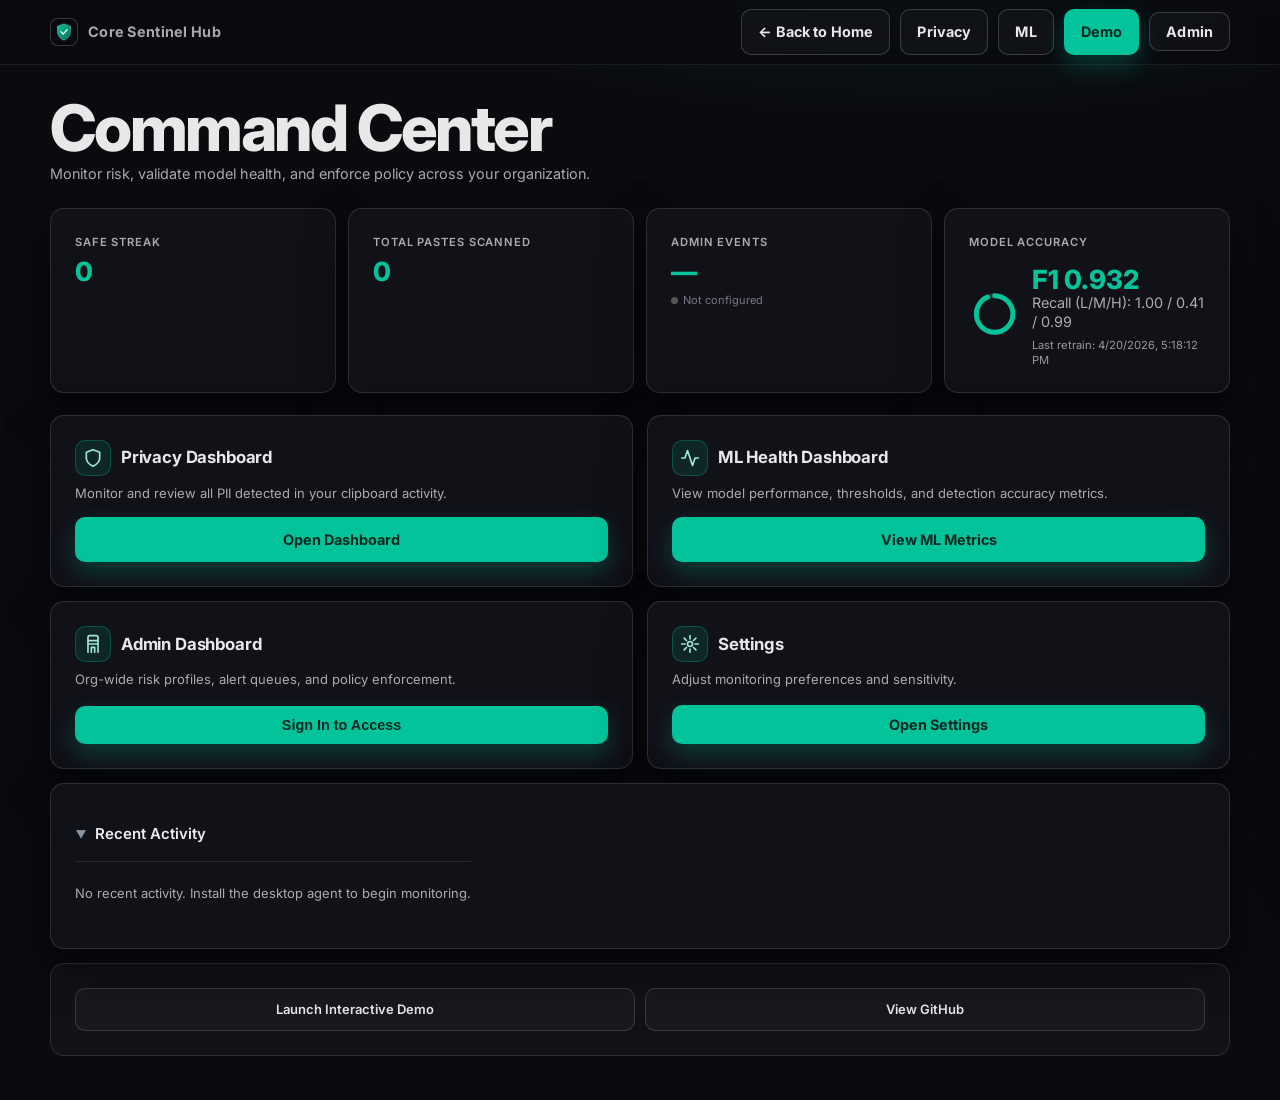
<file: docs/hub.html>
<!DOCTYPE html>
<html lang="en">
<head>
<meta charset="UTF-8">
  <meta name="viewport" content="width=device-width, initial-scale=1.0">
  <meta name="core-sentinel-supabase-url" content="">
  <meta name="core-sentinel-model-records-url" content="">
  <title>Core Sentinel — AI Clipboard Guardian | Protect PII from LLM Leaks</title>
  <meta name="description" content="Real-time clipboard monitoring that detects and remediates PII before it reaches ChatGPT, Claude, or any AI. Open-source, privacy-first.">
  <meta property="og:title" content="Core Sentinel — AI Clipboard Guardian | Protect PII from LLM Leaks">
  <meta property="og:description" content="Real-time clipboard monitoring that detects and remediates PII before it reaches ChatGPT, Claude, or any AI. Open-source, privacy-first.">
  <meta property="og:type" content="website">
  <meta property="og:url" content="./hub.html">
  <meta property="og:image" content="./favicon.svg">
  <meta name="twitter:card" content="summary_large_image">
  <link rel="icon" type="image/svg+xml" href="favicon.svg">
  <link rel="stylesheet" href="shared-styles.css">
  <link rel="preconnect" href="https://fonts.googleapis.com">
  <link rel="preconnect" href="https://fonts.gstatic.com" crossorigin>
  <link href="https://fonts.googleapis.com/css2?family=Inter:wght@400;500;600;700;800&display=swap" rel="stylesheet">
<style>
    :root {
      --accent-soft: rgba(2, 195, 154, 0.2);
      --danger: #ff5f7d;
      --shadow: 0 20px 50px rgba(0, 0, 0, 0.45);
    }

    * { box-sizing: border-box; margin: 0; padding: 0; }
    html { scroll-behavior: smooth; }
    body.page-hub {
      font-family: "Inter", system-ui, -apple-system, "Segoe UI", sans-serif;
      background: radial-gradient(1200px 420px at 72% -10%, rgba(2, 195, 154, 0.16), transparent 55%), var(--bg);
      overflow-x: hidden;
    }

    a { color: inherit; text-decoration: none; }
    .container { width: min(var(--maxw), calc(100% - 36px)); margin: 0 auto; }

    .page-hub .topnav-inner {
      gap: 14px;
    }
    .brand {
      display: inline-flex;
      align-items: center;
      gap: 10px;
      font-weight: 700;
      letter-spacing: 0.02em;
      white-space: nowrap;
    }
    .brand-mark {
      width: 28px;
      height: 28px;
      border-radius: 8px;
      display: inline-flex;
      align-items: center;
      justify-content: center;
      overflow: hidden;
      border: 1px solid rgba(255,255,255,0.18);
      background: #0a0a0f;
    }
    .brand-mark img {
      width: 100%;
      height: 100%;
      display: block;
      border-radius: 8px;
    }
    .top-actions {
      display: flex;
      align-items: center;
      gap: 10px;
      flex-wrap: wrap;
      justify-content: flex-end;
    }
    .wrap {
      width: min(var(--maxw), calc(100% - 36px));
      margin: 0 auto;
      padding: 28px 0 44px;
    }
    .hub-page-head {
      margin-bottom: 22px;
    }
    .hub-page-head .lead {
      color: var(--muted);
      max-width: 640px;
    }
    @keyframes pulseDot {
      0%, 100% { box-shadow: 0 0 0 0 rgba(2, 195, 154, 0.42); }
      50% { box-shadow: 0 0 0 9px rgba(2, 195, 154, 0); }
    }

    .stats-grid {
      display: grid;
      grid-template-columns: repeat(4, 1fr);
      gap: 12px;
      margin-bottom: 22px;
    }
    .stat-card {
      background: var(--card-bg);
      border: 1px solid var(--line);
      border-radius: var(--radius);
      padding: var(--card-pad);
      transition: transform 0.2s ease, border-color 0.2s ease, box-shadow 0.2s ease;
      position: relative;
      overflow: hidden;
    }
    .stat-card:hover {
      transform: translateY(-4px);
      border-color: rgba(2, 195, 154, 0.35);
      box-shadow: 0 14px 28px rgba(0, 0, 0, 0.32);
    }
    .stat-lbl { font-size: var(--fs-label); font-weight: 600; color: var(--muted); text-transform: uppercase; letter-spacing: 0.08em; }
    .stat-val { margin-top: 7px; font-size: 1.65rem; font-weight: 800; line-height: 1; color: var(--accent); }
    .stat-sub { margin-top: 6px; font-size: 11px; color: rgba(245,247,255,0.45); }
    .live-dot-muted {
      background: var(--muted);
      animation: none;
      box-shadow: none;
    }
    .live-dot {
      width: 7px;
      height: 7px;
      border-radius: 50%;
      background: var(--ok);
      display: inline-block;
      margin-right: 5px;
      animation: pulseDot 1.8s ease-in-out infinite;
      vertical-align: middle;
    }
    .accuracy-wrap {
      display: flex;
      align-items: center;
      gap: 12px;
      margin-top: 8px;
    }
    .accuracy-wrap svg { width: 64px; height: 64px; }
    .accuracy-mini { font-size: var(--fs-body); color: var(--muted); line-height: 1.35; }
    #modelKpiMeta { margin-top: 6px; opacity: 0.88; font-size: var(--fs-label); }

    .cards-grid {
      display: grid;
      grid-template-columns: repeat(2, minmax(0, 1fr));
      gap: 14px;
      margin-bottom: 0;
    }
    .hub-card {
      background: var(--card-bg);
      border: 1px solid var(--line);
      border-radius: var(--radius);
      padding: var(--card-pad);
      min-height: 168px;
      position: relative;
      transition: transform 0.22s ease, border-color 0.22s ease, box-shadow 0.22s ease;
      display: flex;
      flex-direction: column;
      align-items: flex-start;
    }
    a.hub-card {
      color: inherit;
      text-decoration: none;
      cursor: pointer;
    }
    a.hub-card:hover {
      transform: translateY(-4px);
      border-color: rgba(2, 195, 154, 0.36);
      box-shadow: 0 14px 28px rgba(0, 0, 0, 0.32);
    }
    button.hub-card {
      width: 100%;
      cursor: pointer;
      font-family: inherit;
      text-align: left;
    }
    button.hub-card:hover {
      transform: translateY(-4px);
      border-color: rgba(2, 195, 154, 0.36);
      box-shadow: 0 14px 28px rgba(0, 0, 0, 0.32);
    }
    .hub-card-cta {
      margin-top: auto;
      padding: 10px 16px;
      border-radius: 10px;
      font-size: var(--fs-body);
      font-weight: 700;
      border: 1px solid rgba(2, 195, 154, 0.65);
      background: var(--accent);
      color: var(--btn-text-on-accent);
      box-shadow: 0 10px 24px rgba(2, 195, 154, 0.25);
      width: 100%;
      text-align: center;
      transition: transform 0.15s ease, box-shadow 0.15s ease;
    }
    a.hub-card .hub-card-cta,
    button.hub-card .hub-card-cta {
      pointer-events: none;
    }
    a.hub-card:hover .hub-card-cta,
    button.hub-card:hover .hub-card-cta {
      box-shadow: 0 8px 20px rgba(2, 195, 154, 0.28);
    }
    .hub-card-cta--outline {
      background: rgba(255, 255, 255, 0.05);
      color: var(--text);
      border: 1px solid rgba(255, 255, 255, 0.2);
    }
    .card-head {
      display: flex;
      align-items: center;
      gap: 10px;
      margin-bottom: 8px;
    }
    .card-ic {
      width: 36px;
      height: 36px;
      border-radius: 10px;
      background: rgba(2, 195, 154, 0.12);
      display: grid;
      place-items: center;
      border: 1px solid rgba(2, 195, 154, 0.28);
      flex-shrink: 0;
      color: #9fe8d8;
    }
    .card-ic svg {
      width: 20px;
      height: 20px;
    }
    .card-title { font-size: 1.05rem; font-weight: 700; letter-spacing: -0.01em; }
    .card-sub { font-size: 13px; color: var(--muted); margin-bottom: 14px; line-height: 1.45; flex: 1; }

    .table-wrap {
      margin-top: 8px;
      border: 1px solid rgba(255,255,255,0.1);
      border-radius: 10px;
      overflow: auto;
      max-height: 220px;
      background: rgba(255,255,255,0.02);
    }
    table { width: 100%; border-collapse: collapse; min-width: 520px; }
    th {
      position: sticky;
      top: 0;
      background: rgba(20, 20, 28, 0.98);
      color: var(--muted);
      font-size: var(--fs-label);
      font-weight: 600;
      text-transform: uppercase;
      letter-spacing: 0.08em;
      text-align: left;
      padding: 9px 10px;
      border-bottom: 1px solid rgba(255,255,255,0.08);
    }
    td {
      padding: 8px 10px;
      border-bottom: 1px solid rgba(255,255,255,0.06);
      font-size: var(--fs-body);
      color: var(--text);
    }
    .badge {
      display: inline-block;
      padding: 2px 8px;
      border-radius: 999px;
      font-size: 10px;
      font-weight: 700;
    }
    .risk-high { background: rgba(229,57,53,0.2); color: #ffb3b1; }
    .risk-med { background: rgba(255,179,0,0.2); color: #ffe0a3; }
    .risk-low { background: rgba(67,160,71,0.2); color: #b6e7bd; }
    .status-ok { color: #9de7d0; }
    .status-warn { color: #ffd992; }
    .status-block { color: #ff9ea7; }

    .quick-actions {
      background: var(--card-bg);
      border: 1px solid var(--line);
      border-radius: var(--radius);
      padding: var(--card-pad);
      display: grid;
      grid-template-columns: repeat(2, minmax(0, 1fr));
      gap: 10px;
      margin-top: 14px;
    }
    .qa-btn {
      border: 1px solid rgba(255,255,255,0.14);
      background: rgba(255,255,255,0.03);
      color: var(--text);
      border-radius: 10px;
      padding: 10px 12px;
      font-size: 13px;
      font-weight: 600;
      text-align: center;
      cursor: pointer;
      transition: transform 0.2s ease, border-color 0.2s ease, background 0.2s ease;
    }
    .qa-btn:hover {
      transform: translateY(-2px);
      border-color: rgba(2, 195, 154, 0.38);
      background: rgba(2, 195, 154, 0.09);
    }

    #adminPanelBg {
      display: none;
      position: fixed;
      inset: 0;
      background: rgba(0,0,0,0.5);
      z-index: 199;
    }
    #adminPanel {
      position: fixed;
      top: 0;
      right: -360px;
      width: 340px;
      max-height: 100vh;
      height: 100vh;
      background: #12122a;
      border-left: 1px solid rgba(255,255,255,0.1);
      padding: 28px 22px;
      transition: right .25s cubic-bezier(0.4,0,0.2,1);
      z-index: 200;
      display: flex;
      flex-direction: column;
      gap: 12px;
      box-shadow: -8px 0 32px rgba(0,0,0,0.35);
      overflow-y: auto;
    }
    #adminPanelClose {
      position: absolute;
      top: 14px;
      right: 12px;
      background: transparent;
      border: none;
      color: rgba(255,255,255,0.4);
      font-size: 24px;
      cursor: pointer;
    }
    .inp {
      width: 100%;
      background: #1a1a30;
      border: 1px solid rgba(255,255,255,0.12);
      border-radius: 8px;
      padding: 10px 12px;
      color: #fff;
      font-size: 13px;
    }
    .inp:focus { outline: none; border-color: #02C39A; }
    .btn-panel {
      background: #02C39A;
      color: #fff;
      border: none;
      padding: 10px;
      border-radius: 8px;
      font-size: 13px;
      font-weight: 700;
      cursor: pointer;
      width: 100%;
    }
    .btn-panel:hover { background: #019B7A; }
    .err { font-size: 11px; color: #E57373; min-height: 14px; }
    .mini-note { font-size: 11px; color: rgba(255,255,255,0.38); }

    #toast {
      position: fixed;
      bottom: 22px;
      left: 50%;
      transform: translateX(-50%) translateY(90px);
      padding: 10px 18px;
      border-radius: 8px;
      font-size: 12px;
      font-weight: 600;
      z-index: 320;
      opacity: 0;
      transition: opacity .25s, transform .25s;
      pointer-events: none;
      box-shadow: 0 8px 24px rgba(0,0,0,0.4);
    }
    #toast.show {
      opacity: 1;
      transform: translateX(-50%) translateY(0);
    }

    .activity-section { margin-top: 14px; }
    .activity-placeholder {
      font-size: 13px;
      color: var(--muted);
      line-height: 1.5;
      padding: 6px 0 4px;
    }
    .activity-card { min-height: auto; }

    /* ── Skeleton shimmer ──────────────────────── */
    .page-hub .stat-val .skeleton {
      background: linear-gradient(
        90deg,
        rgba(255, 255, 255, 0.06) 25%,
        rgba(255, 255, 255, 0.14) 50%,
        rgba(255, 255, 255, 0.06) 75%
      );
    }
    .skeleton {
      display: inline-block;
      background: linear-gradient(
        90deg,
        #f0f0f0 25%,
        #e0e0e0 50%,
        #f0f0f0 75%
      );
      background-size: 200% 100%;
      animation: shimmer 1.5s infinite;
      border-radius: 4px;
      height: 24px;
      width: 64px;
      vertical-align: middle;
    }
    @keyframes shimmer {
      0% { background-position: 200% 0; }
      100% { background-position: -200% 0; }
    }
    /* ─────────────────────────────────────────── */

    /* ── Hub collapsible sections ──────────────── */
    .hub-section-summary {
      font-size: 15px;
      font-weight: 600;
      color: #1e293b;
      cursor: pointer;
      padding: 14px 0;
      user-select: none;
      list-style: none;
      display: flex;
      align-items: center;
      gap: 8px;
      border-bottom: 1px solid #e2e8f0;
    }
    .page-hub .hub-section-summary {
      color: rgba(248, 250, 252, 0.95);
      border-bottom-color: rgba(255, 255, 255, 0.1);
    }
    .hub-section-summary::-webkit-details-marker {
      display: none;
    }
    .hub-section-summary::before {
      content: "▶";
      font-size: 11px;
      color: #94a3b8;
      transition: transform 0.2s ease;
      display: inline-block;
      width: 12px;
    }
    .page-hub .hub-section-summary::before {
      color: rgba(148, 163, 184, 0.9);
    }
    details[open] > .hub-section-summary::before {
      transform: rotate(90deg);
    }
    .hub-section-body {
      padding: 16px 0;
    }
    /* ─────────────────────────────────────────── */

    @media (max-width: 980px) {
      .stats-grid { grid-template-columns: repeat(2, 1fr); }
      .cards-grid { grid-template-columns: 1fr; }
      .quick-actions { grid-template-columns: repeat(2, minmax(0, 1fr)); }
    }
    @media (max-width: 680px) {
      .container, .wrap { width: min(var(--maxw), calc(100% - 24px)); }
      .top-actions { gap: 8px; }
      .stats-grid { grid-template-columns: 1fr; }
      .quick-actions { grid-template-columns: 1fr; }
    }
</style>
</head>
<body class="page-hub">
  <header class="topnav">
    <div class="container topnav-inner">
      <a href="index.html" class="brand">
        <span class="brand-mark"><img src="favicon.svg" alt="Core Sentinel logo"></span>
        <span>Core Sentinel Hub</span>
      </a>
      <div class="top-actions">
        <a class="btn btn-outline" href="index.html">← Back to Home</a>
        <a class="btn btn-outline" href="dashboard/">Privacy</a>
        <a class="btn btn-outline" href="ml/index.html?ui=20260507">ML</a>
        <a class="btn btn-primary" href="demo/">Demo</a>
        <div id="connStatus" class="mini-note" style="display:none;">
          <span id="connDot" class="live-dot live-dot-muted"></span>
          <span id="connText">Not connected</span>
    </div>
    <div id="hdrAdminSlot">
          <button type="button" id="adminBtn" class="btn btn-outline" onclick="showAdminLogin()">Admin</button>
        </div>
    </div>
  </div>
</header>

  <main class="wrap">
    <header class="hub-page-head">
      <h1>Command Center</h1>
      <p class="lead">Monitor risk, validate model health, and enforce policy across your organization.</p>
    </header>

    <section class="stats-grid" id="miniStats">
      <article class="stat-card">
        <div class="stat-lbl">Safe Streak</div>
        <div class="stat-val" id="msStreak"><span class="skeleton"></span></div>
      </article>
      <article class="stat-card">
        <div class="stat-lbl">Total Pastes Scanned</div>
        <div class="stat-val" id="msTotal"><span class="skeleton"></span></div>
      </article>
      <article class="stat-card">
        <div class="stat-lbl">Admin Events</div>
        <div class="stat-val" id="msLive"><span class="skeleton"></span></div>
        <div class="stat-sub" id="msLiveSub"><span class="live-dot"></span>Live</div>
      </article>
      <article class="stat-card">
        <div class="stat-lbl">Model Accuracy</div>
        <div class="accuracy-wrap">
          <svg viewBox="0 0 84 84" role="img" aria-label="Model accuracy gauge">
            <circle cx="42" cy="42" r="30" fill="none" stroke="rgba(255,255,255,0.12)" stroke-width="8"></circle>
            <circle id="accArc" cx="42" cy="42" r="30" fill="none" stroke="#02C39A" stroke-width="8" stroke-linecap="round" stroke-dasharray="188.5" stroke-dashoffset="188.5" transform="rotate(-90 42 42)"></circle>
          </svg>
          <div>
            <div id="modelKpiPrimary" class="stat-val">F1 0.826</div>
            <div id="modelKpiSub" class="accuracy-mini">Recall (L/M/H): 1.00 / 0.41 / 0.99</div>
            <div id="modelKpiMeta" class="accuracy-mini">Last retrain: —</div>
          </div>
        </div>
      </article>
    </section>

    <section class="cards-grid" id="dashCards">
      <a class="hub-card" href="dashboard/">
        <div class="card-head">
          <span class="card-ic" aria-hidden="true">
            <svg viewBox="0 0 24 24" fill="none" stroke="currentColor" stroke-width="2" stroke-linecap="round" stroke-linejoin="round"><path d="M12 22s8-4 8-10V5l-8-3-8 3v7c0 6 8 10 8 10z"/></svg>
          </span>
          <h2 class="card-title">Privacy Dashboard</h2>
        </div>
        <p class="card-sub">Monitor and review all PII detected in your clipboard activity.</p>
        <span class="hub-card-cta">Open Dashboard</span>
      </a>

      <a class="hub-card" href="ml/index.html?ui=20260507">
        <div class="card-head">
          <span class="card-ic" aria-hidden="true">
            <svg viewBox="0 0 24 24" fill="none" stroke="currentColor" stroke-width="2" stroke-linecap="round" stroke-linejoin="round"><path d="M22 12h-4l-3 9L9 3l-3 9H2"/></svg>
          </span>
          <h2 class="card-title">ML Health Dashboard</h2>
        </div>
        <p class="card-sub">View model performance, thresholds, and detection accuracy metrics.</p>
        <span class="hub-card-cta">View ML Metrics</span>
      </a>

      <div class="hub-card" id="adminHubCard">
        <div class="card-head">
          <span class="card-ic" aria-hidden="true">
            <svg viewBox="0 0 24 24" fill="none" stroke="currentColor" stroke-width="2" stroke-linecap="round" stroke-linejoin="round"><path d="M6 22V4a2 2 0 012-2h8a2 2 0 012 2v18"/><path d="M6 12h12"/><path d="M6 8h12"/><path d="M10 22v-6h4v6"/></svg>
          </span>
          <h2 class="card-title">Admin Dashboard</h2>
        </div>
        <p class="card-sub">Org-wide risk profiles, alert queues, and policy enforcement.</p>
        <a class="hub-card-cta" id="adminHubCta" href="admin/" style="display:none;box-sizing:border-box;">Open Admin Dashboard</a>
        <button type="button" class="hub-card-cta" id="adminHubSignIn" onclick="showAdminLogin()">Sign In to Access</button>
      </div>

      <button type="button" class="hub-card" onclick="showAdminLogin()">
        <div class="card-head">
          <span class="card-ic" aria-hidden="true">
            <svg viewBox="0 0 24 24" fill="none" stroke="currentColor" stroke-width="2" stroke-linecap="round" stroke-linejoin="round"><circle cx="12" cy="12" r="3"/><path d="M12 2v4M12 18v4M4.93 4.93l2.83 2.83M16.24 16.24l2.83 2.83M2 12h4M18 12h4M4.93 19.07l2.83-2.83M16.24 7.76l2.83-2.83"/></svg>
          </span>
          <h2 class="card-title">Settings</h2>
        </div>
        <p class="card-sub">Adjust monitoring preferences and sensitivity.</p>
        <span class="hub-card-cta">Open Settings</span>
      </button>
    </section>

    <section class="activity-section">
      <article class="hub-card activity-card">
        <details id="hub-activity" open>
          <summary class="hub-section-summary">Recent Activity</summary>
          <div class="hub-section-body">
            <div id="activityPlaceholder" class="activity-placeholder">No recent activity. Install the desktop agent to begin monitoring.</div>
            <div id="activityTableWrap" class="table-wrap" hidden>
              <table aria-label="Recent paste activity">
                <thead>
                  <tr>
                    <th>Time</th>
                    <th>Risk</th>
                    <th>PII Type</th>
                    <th>Action</th>
                    <th>Status</th>
                  </tr>
                </thead>
                <tbody id="activityRows"></tbody>
              </table>
            </div>
          </div>
        </details>
      </article>
    </section>

    <section class="quick-actions">
      <a class="qa-btn" href="demo/" target="_blank" rel="noopener">Launch Interactive Demo</a>
      <a class="qa-btn" href="https://github.com/Alwinphilip0105/Core_Sentinal" target="_blank" rel="noopener">View GitHub</a>
    </section>
  </main>

<div id="toast"></div>
  <div id="adminPanelBg" onclick="closeAdminPanel()"></div>

  <aside id="adminPanel">
  <button type="button" id="adminPanelClose" onclick="closeAdminPanel()" aria-label="Close">×</button>
    <div id="adminLoginBlock" style="display:flex;flex-direction:column;gap:10px;">
      <div style="font-size:16px;font-weight:700;">Admin access</div>
      <div class="mini-note">Enter credentials to unlock admin and configuration controls.</div>
    <input type="email" id="admEmail" class="inp" placeholder="Email" autocomplete="username">
    <input type="password" id="admPass" class="inp" placeholder="Password" autocomplete="current-password">
    <input type="password" id="admKey" class="inp" placeholder="Access key" autocomplete="off">
    <div class="err" id="admErr"></div>
      <button type="button" class="btn-panel" onclick="submitAdminLogin()">Sign in</button>
  </div>

    <div id="adminSettings" style="display:none;gap:10px;">
      <div style="font-size:13px;font-weight:700;margin-top:8px;">System configuration</div>
      <label class="mini-note">Supabase URL</label>
      <input id="cfgUrl" type="text" class="inp" placeholder="https://xxxx.supabase.co">
      <label class="mini-note">Anon Key</label>
      <input id="cfgKey" type="password" class="inp" placeholder="eyJhbGciOi...">
      <button type="button" class="btn-panel" onclick="saveConfig()">Save Configuration</button>
      <div id="cfgSaveStatus" class="mini-note" style="min-height:14px;color:#9de7d0;"></div>
    </div>
  </aside>

  <script>
    document.body.classList.add("page-enter");
    requestAnimationFrame(() => {
      requestAnimationFrame(() => {
        document.body.classList.remove("page-enter");
        document.body.classList.add("page-ready");
      });
    });

    const transitionTargets = new Set(["index.html", "hub.html"]);
    document.querySelectorAll("a[href]").forEach((a) => {
      a.addEventListener("click", (e) => {
        const href = a.getAttribute("href") || "";
        if (!href || href.startsWith("#")) return;
        if (a.target === "_blank") return;
        const clean = href.split("?")[0].split("#")[0];
        const sameSiteTransition = transitionTargets.has(clean) || clean.endsWith("/index.html") || clean.endsWith("/hub.html");
        if (!sameSiteTransition) return;
        e.preventDefault();
        document.body.classList.remove("page-ready");
        document.body.classList.add("page-leave");
        window.setTimeout(() => { window.location.href = href; }, 170);
      });
    });

    const ADMIN_KEY = "sentinel2026";
    const SESSION_KEY = "hub_admin_session";
    const SESSION_MS = 8 * 60 * 60 * 1000;
    const MODEL_KPI_DEFAULT = {
      macroF1: 0.826,
      recallLow: 1.0,
      recallMed: 0.413,
      recallHigh: 0.989
    };
    let _lastActivityRows = [];
    let hubModelRecordsPollTimer = null;
    let hubLastModelRecordsToken = "";

    function showToast(msg, color) {
      const el = document.getElementById("toast");
      if (!el) return;
      el.textContent = msg;
      el.style.background = color + "22";
      el.style.color = color;
      el.style.border = "1px solid " + color + "44";
      el.classList.add("show");
      clearTimeout(showToast._t);
      showToast._t = setTimeout(() => { el.classList.remove("show"); }, 2800);
    }

    function sbBase() {
      const u = localStorage.getItem("sb_url");
      return u ? u.replace(/\/$/, "") : "";
    }

    function getAdminSession() {
      try {
        const raw = localStorage.getItem(SESSION_KEY);
        if (!raw) return null;
        const s = JSON.parse(raw);
        if (!s || typeof s.exp !== "number") return null;
        if (Date.now() > s.exp) {
          localStorage.removeItem(SESSION_KEY);
          return null;
        }
        return s;
      } catch {
        return null;
      }
    }

    function setAdminSession(email) {
      localStorage.setItem(SESSION_KEY, JSON.stringify({
        exp: Date.now() + SESSION_MS,
        email: email || ""
      }));
    }

    function showAdminLogin() {
      document.getElementById("adminPanel").style.right = "0";
      document.getElementById("adminPanelBg").style.display = "block";
      document.getElementById("admErr").textContent = "";
      syncAdminPanelContent();
    }

    function closeAdminPanel() {
      document.getElementById("adminPanel").style.right = "-360px";
      document.getElementById("adminPanelBg").style.display = "none";
    }

    function submitAdminLogin() {
      const key = (document.getElementById("admKey").value || "").trim();
      const err = document.getElementById("admErr");
      err.textContent = "";
      if (key !== ADMIN_KEY) {
        showToast("Invalid access key.", "#EF4444");
        if (err) err.textContent = "";
        return;
      }
      const email = (document.getElementById("admEmail").value || "").trim();
      setAdminSession(email);
      closeAdminPanel();
      applyAdminState(true);
      showToast("Admin mode enabled", "#02C39A");
    }

    function logoutAdmin() {
      localStorage.removeItem(SESSION_KEY);
      applyAdminState(false);
      showToast("Signed out", "#FFB300");
    }

    function syncAdminPanelContent() {
  const loggedIn = !!getAdminSession();
      const loginBlock = document.getElementById("adminLoginBlock");
      const settings = document.getElementById("adminSettings");
      if (!loginBlock || !settings) return;
      if (loggedIn) {
        loginBlock.style.display = "none";
        settings.style.display = "grid";
    loadSavedConfig();
  } else {
        loginBlock.style.display = "flex";
        settings.style.display = "none";
      }
    }

    function applyAdminState(loggedIn) {
      const slot = document.getElementById("hdrAdminSlot");
      const connStatus = document.getElementById("connStatus");
      const adminHubCta = document.getElementById("adminHubCta");
      const adminHubSignIn = document.getElementById("adminHubSignIn");

      if (loggedIn) {
        slot.innerHTML = `
          <div style="display:flex;align-items:center;gap:8px;flex-wrap:wrap;">
            <span class="mini-note" style="color:#9ec9ff;">Admin mode</span>
            <button type="button" class="btn btn-outline" onclick="showAdminLogin()">Settings</button>
            <button type="button" class="btn btn-outline" onclick="logoutAdmin()">Sign out</button>
          </div>`;
        if (connStatus) connStatus.style.display = "inline-flex";
        if (adminHubCta) adminHubCta.style.display = "block";
        if (adminHubSignIn) adminHubSignIn.style.display = "none";
      } else {
        slot.innerHTML = `<button type="button" id="adminBtn" class="btn btn-outline" onclick="showAdminLogin()">Admin</button>`;
        if (connStatus) connStatus.style.display = "none";
        if (adminHubCta) adminHubCta.style.display = "none";
        if (adminHubSignIn) adminHubSignIn.style.display = "block";
      }
      syncAdminPanelContent();
    }

    function saveConfig() {
      const url = (document.getElementById("cfgUrl").value || "").trim();
      const key = (document.getElementById("cfgKey").value || "").trim();
      const st = document.getElementById("cfgSaveStatus");
      if (!url || !key) {
        showToast("Both fields required.", "#EF4444");
        if (st) st.textContent = "";
        return;
      }
      localStorage.setItem("sb_url", url);
      localStorage.setItem("sb_key", key);
      st.textContent = "Configuration saved.";
      st.style.color = "#9de7d0";
      refreshHubData();
      showToast("Configuration saved ✓", "#02C39A");
    }

    function loadSavedConfig() {
      const meta = document.querySelector('meta[name="core-sentinel-supabase-url"]');
      const metaUrl = meta && meta.content ? meta.content.trim() : "";
      const url = localStorage.getItem("sb_url") || metaUrl || "";
      const key = localStorage.getItem("sb_key") || "";
      const cfgUrl = document.getElementById("cfgUrl");
      const cfgKey = document.getElementById("cfgKey");
      const st = document.getElementById("cfgSaveStatus");
      if (cfgUrl) cfgUrl.value = url;
      if (cfgKey) cfgKey.value = key;
      if (st) st.textContent = (url && key) ? "Configuration active" : "";
    }

    async function testConnection() {
      const url = (localStorage.getItem("sb_url") || "").trim().replace(/\/$/, "");
      const key = (localStorage.getItem("sb_key") || "").trim();
      const dot = document.getElementById("connDot");
      const text = document.getElementById("connText");
      if (!dot || !text) return false;

      if (!url || !key) {
        dot.style.background = "#555";
        dot.style.animation = "none";
        text.textContent = "Not configured";
        return false;
      }
      dot.style.background = "#FFB300";
      dot.style.animation = "none";
      text.textContent = "Checking...";
      try {
        const r = await fetch(url + "/rest/v1/guardrail_events?select=id&limit=1", {
          headers: { apikey: key, Authorization: "Bearer " + key }
        });
        if (!r.ok) throw new Error("bad response");
        dot.style.background = "#43A047";
        dot.style.animation = "pulseDot 1.8s ease-in-out infinite";
        text.textContent = "Supabase connected";
        return true;
      } catch {
        dot.style.background = "#E53935";
        dot.style.animation = "none";
        text.textContent = "Connection failed";
        return false;
      }
    }

    function applyAccuracyGauge(val) {
      const arc = document.getElementById("accArc");
      if (!arc) return;
      const circumference = 188.5;
      const pct = Math.max(0, Math.min(100, Number(val) || 0));
      arc.style.strokeDasharray = String(circumference);
      arc.style.strokeDashoffset = String(circumference * (1 - pct / 100));
    }

    function formatRetrainTime(ts) {
      if (!ts) return "Last retrain: --";
      const d = new Date(ts);
      if (Number.isNaN(d.getTime())) return "Last retrain: --";
      return `Last retrain: ${d.toLocaleString()}`;
    }

    function isWebsiteRecordsSummary(summary) {
      if (!summary || typeof summary !== "object") return false;
      const datasetTrain = Number(summary?.dataset?.train_samples);
      const hasDataset = Number.isFinite(datasetTrain) && datasetTrain > 0;
      const sourceMode = String(summary?.source?.mode || "").toLowerCase();
      const metrics = summary.metrics && typeof summary.metrics === "object" ? summary.metrics : {};
      const hasRecommendedThreshold = Number.isFinite(Number(metrics.recommended_threshold));
      const hasKeyMetrics = Number.isFinite(Number(metrics.accuracy)) && Number.isFinite(Number(metrics.precision));
      return hasDataset || sourceMode.includes("sync") || (hasRecommendedThreshold && hasKeyMetrics);
    }

    function getModelRecordsCandidates() {
      const metaEl = document.querySelector('meta[name="core-sentinel-model-records-url"]');
      const metaUrl = metaEl && metaEl.content ? metaEl.content.trim() : "";
      const override = (localStorage.getItem("model_records_url") || "").trim();
      const canonicalGithubRaw = "https://raw.githubusercontent.com/Alwinphilip0105/Core_Sentinal/main/docs/data/model_records.json";
      const cacheBust = `ts=${Date.now()}`;
      return Array.from(
        new Set(
          [
            override,
            metaUrl,
            `${canonicalGithubRaw}?${cacheBust}`,
            canonicalGithubRaw,
            "data/model_records.json",
            "./data/model_records.json",
            "/docs/data/model_records.json",
            (() => {
              try {
                return new URL("./data/model_records.json", window.location.href).href;
              } catch {
                return "";
              }
            })(),
            (() => {
              try {
                return new URL("/docs/data/model_records.json", window.location.href).href;
              } catch {
                return "";
              }
            })(),
          ].filter(Boolean)
        )
      );
    }

    async function loadRetrainSummary() {
      const candidates = getModelRecordsCandidates();
      for (const url of candidates) {
        try {
          const r = await fetch(url, { cache: "no-store" });
          if (!r.ok) continue;
          const j = await r.json();
          if (isWebsiteRecordsSummary(j)) {
            return j;
          }
        } catch {
          // continue
        }
      }

      const sbUrl = (localStorage.getItem("sb_url") || "").trim().replace(/\/$/, "");
      const sbKey = (localStorage.getItem("sb_key") || "").trim();
      const configuredTable = (localStorage.getItem("retrain_runs_table") || "").trim();
      const tables = Array.from(new Set([configuredTable, "retrain_runs"].filter(Boolean)));
      if (sbUrl && sbKey) {
        for (const table of tables) {
          try {
            const r = await fetch(
              `${sbUrl}/rest/v1/${encodeURIComponent(table)}?select=run_at,accuracy,precision,recall,f1,recall_high,recall_med,model_version_tag,summary_json&order=run_at.desc.nullslast&limit=1`,
              { headers: { apikey: sbKey, Authorization: "Bearer " + sbKey }, cache: "no-store" }
            );
            if (!r.ok) continue;
            const rows = await r.json();
            const row = Array.isArray(rows) ? rows[0] : null;
            if (row) {
              const fromJson = row.summary_json && typeof row.summary_json === "object" ? row.summary_json : null;
              if (isWebsiteRecordsSummary(fromJson)) {
                return fromJson;
              }
            }
          } catch {
            // keep trying candidate tables
          }
        }
      }
      return null;
    }

    function deriveModelRecordToken(summary) {
      if (!summary || typeof summary !== "object") return "";
      const generated = typeof summary.generated_at === "string" ? summary.generated_at : "";
      const runAt = typeof summary?.source?.run_at === "string" ? summary.source.run_at : "";
      const version = typeof summary?.model?.version_tag === "string" ? summary.model.version_tag : "";
      if (generated || runAt || version) {
        return `${generated}|${runAt}|${version}`;
      }
      try {
        return JSON.stringify(summary.metrics || {});
      } catch {
        return "";
      }
    }

    async function fetchModelRecordsToken() {
      const candidates = ["data/model_records.json", "./data/model_records.json"];
      for (const url of candidates) {
        try {
          const r = await fetch(url, { cache: "no-store" });
          if (!r.ok) continue;
          const j = await r.json();
          const token = deriveModelRecordToken(j);
          if (token) return token;
        } catch {
          // try next candidate
        }
      }
      return "";
    }

    function _deriveLocalMiniStatsFromRows(rows) {
      const arr = Array.isArray(rows) ? rows : [];
      const total = arr.length;
      let streak = 0;
      for (const raw of arr) {
        const ev = normalizeEvent(raw);
        const a = String(ev.action || "").toLowerCase();
        if (a === "warn" || a === "block") break;
        streak += 1;
      }
      return { streak, total };
    }

    async function loadModelKpis() {
      const primary = document.getElementById("modelKpiPrimary");
      const sub = document.getElementById("modelKpiSub");
      const meta = document.getElementById("modelKpiMeta");
      if (!primary || !sub) return;

      let kpi = { ...MODEL_KPI_DEFAULT };
      let retrainMeta = null;
      try {
        const raw = localStorage.getItem("sentinel_model_kpis");
        if (raw) {
          const parsed = JSON.parse(raw);
          if (parsed && typeof parsed === "object") {
            kpi = { ...kpi, ...parsed };
          }
        }
      } catch {
        // ignore malformed cache
      }

      const candidates = [];
      try {
        candidates.push(new URL("./data/train_eval_summary.json", window.location.href).href);
      } catch {
        /* ignore */
      }
      try {
        candidates.push(new URL("../data/train_eval_summary.json", window.location.href).href);
      } catch {
        /* ignore */
      }
      candidates.push(
        "../core-sentinel-guardrail/reports/train_eval_summary.json",
        "../../core-sentinel-guardrail/reports/train_eval_summary.json"
      );
      for (const url of candidates) {
        try {
          const r = await fetch(url, { cache: "no-store" });
          if (!r.ok) continue;
          const j = await r.json();
          const best = j && j.best ? j.best : null;
          if (!best) continue;
          kpi = {
            macroF1: Number(best.eval_f1 || kpi.macroF1 || 0),
            recallLow: Number(best.eval_recall_low || kpi.recallLow || 0),
            recallMed: Number(best.eval_recall_med || kpi.recallMed || 0),
            recallHigh: Number(best.eval_recall_high || kpi.recallHigh || 0)
          };
          localStorage.setItem("sentinel_model_kpis", JSON.stringify(kpi));
          break;
        } catch {
          // continue
        }
      }

      retrainMeta = await loadRetrainSummary();
      if (retrainMeta && typeof retrainMeta === "object") {
        hubLastModelRecordsToken = deriveModelRecordToken(retrainMeta) || hubLastModelRecordsToken;
        const metrics = retrainMeta.metrics || {};
        kpi = {
          macroF1: Number(metrics.f1 ?? kpi.macroF1 ?? 0),
          recallLow: Number(metrics.recall_low ?? kpi.recallLow ?? 0),
          recallMed: Number(metrics.recall_med ?? kpi.recallMed ?? 0),
          recallHigh: Number(metrics.recall_high ?? kpi.recallHigh ?? 0)
        };
        localStorage.setItem("sentinel_model_kpis", JSON.stringify(kpi));
      }

      const qualityPct = Math.max(0, Math.min(100, (Number(kpi.macroF1) || 0) * 100));
      applyAccuracyGauge(qualityPct);
      primary.textContent = `F1 ${Number(kpi.macroF1 || 0).toFixed(3)}`;
      sub.textContent = `Recall (L/M/H): ${Number(kpi.recallLow || 0).toFixed(2)} / ${Number(kpi.recallMed || 0).toFixed(2)} / ${Number(kpi.recallHigh || 0).toFixed(2)}`;
      if (meta) {
        const versionTag = retrainMeta?.model?.version_tag ? ` · ${retrainMeta.model.version_tag}` : "";
        meta.textContent = `${formatRetrainTime(retrainMeta?.generated_at)}${versionTag}`;
      }
    }

    async function loadMiniStats() {
      let streak = Number(localStorage.getItem("sentinel_streak") || 0);
      let total = Number(localStorage.getItem("sentinel_total") || 0);
      const streakEl = document.getElementById("msStreak");
      const totalEl = document.getElementById("msTotal");
      const liveEl = document.getElementById("msLive");
      const liveSub = document.getElementById("msLiveSub");
      const url = localStorage.getItem("sb_url");
      const key = localStorage.getItem("sb_key");
      const skHtml = '<span class="skeleton"></span>';

      if (!url || !key) {
        if (streakEl) streakEl.textContent = String(streak);
        if (totalEl) totalEl.textContent = String(total);
        try {
          const localRows = JSON.parse(localStorage.getItem("sentinel_recent_events") || "[]");
          if (Array.isArray(localRows) && localRows.length) {
            const fallback = _deriveLocalMiniStatsFromRows(localRows);
            streak = fallback.streak;
            total = fallback.total;
            localStorage.setItem("sentinel_streak", String(streak));
            localStorage.setItem("sentinel_total", String(total));
            if (streakEl) streakEl.textContent = String(streak);
            if (totalEl) totalEl.textContent = String(total);
          }
        } catch {
          // ignore local fallback parse issues
        }
        if (liveEl) liveEl.textContent = "—";
        if (liveSub) liveSub.innerHTML = "<span class='live-dot' style='background:#555;animation:none;'></span>Not configured";
        return;
      }

      if (streakEl) streakEl.innerHTML = skHtml;
      if (totalEl) totalEl.innerHTML = skHtml;
      if (liveEl) liveEl.innerHTML = skHtml;
      if (liveSub) liveSub.innerHTML = "<span class='live-dot' style='background:#FFB300;animation:none;'></span>Loading";
      try {
        const r = await fetch(url.replace(/\/$/, "") + "/rest/v1/guardrail_events?select=id&limit=1", {
          headers: { apikey: key, Authorization: "Bearer " + key, Prefer: "count=exact" }
        });
        if (!r.ok) throw new Error("count fetch failed");
        const cr = r.headers.get("content-range");
        let count = 0;
        if (cr) {
          const m = /\/(\d+)$/.exec(cr);
          if (m) count = parseInt(m[1], 10);
        } else {
          const rows = await r.json();
          count = Array.isArray(rows) ? rows.length : 0;
        }
        total = count;
        localStorage.setItem("sentinel_total", String(total));
        if (totalEl) totalEl.textContent = String(total);

        const base = url.replace(/\/$/, "");
        const hdrs = { apikey: key, Authorization: "Bearer " + key };
        const streakQs = [
          "/rest/v1/guardrail_events?select=action&order=timestamp.desc.nullslast&limit=200",
          "/rest/v1/guardrail_events?select=action&order=created_at.desc.nullslast&limit=200",
        ];
        for (const path of streakQs) {
          const rs = await fetch(base + path, { headers: hdrs });
          if (!rs.ok) continue;
          const rows = await rs.json();
          if (Array.isArray(rows) && rows.length) {
            let run = 0;
            for (const row of rows) {
              const a = String((row && row.action) || "").toLowerCase();
              if (a === "warn" || a === "block") break;
              run += 1;
            }
            streak = run;
            localStorage.setItem("sentinel_streak", String(streak));
            if (streakEl) streakEl.textContent = String(streak);
            break;
          }
        }

        if (liveEl) liveEl.textContent = String(count);
        if (liveSub) liveSub.innerHTML = "<span class='live-dot'></span>Live";
      } catch {
        try {
          const localRows = JSON.parse(localStorage.getItem("sentinel_recent_events") || "[]");
          if (Array.isArray(localRows) && localRows.length) {
            const fallback = _deriveLocalMiniStatsFromRows(localRows);
            streak = fallback.streak;
            total = fallback.total;
            localStorage.setItem("sentinel_streak", String(streak));
            localStorage.setItem("sentinel_total", String(total));
            if (streakEl) streakEl.textContent = String(streak);
            if (totalEl) totalEl.textContent = String(total);
          }
        } catch {
          // ignore local fallback parse issues
        }
        if (liveEl) liveEl.textContent = "—";
        if (liveSub) liveSub.innerHTML = "<span class='live-dot' style='background:#E53935;animation:none;'></span>Unavailable";
      }
    }

    function normalizeEvent(raw) {
      const ts = raw.timestamp || raw.created_at || raw.scanned_at || new Date().toISOString();
      const score = Number(raw.risk_score || raw.score || 0);
      const risk = String(raw.risk || (score >= 70 ? "high" : score >= 40 ? "med" : "low")).toLowerCase();
      const action = String(raw.action || raw.decision || "silent");
      const pii = raw.pii_classes || raw.triggers || raw.pii_type || [];
      const piiText = Array.isArray(pii) ? (pii[0] || "—") : String(pii || "—");
      return {
        time: ts,
        risk,
        score,
        pii: piiText || "—",
        action,
        status: action === "block" ? "blocked" : action === "warn" ? "warning" : "passed"
      };
    }

    async function fetchActivity() {
      const base = (localStorage.getItem("sb_url") || "").trim().replace(/\/$/, "");
      const key = (localStorage.getItem("sb_key") || "").trim();
      if (base && key) {
        const hdrs = { apikey: key, Authorization: "Bearer " + key };
        const paths = [
          "/rest/v1/guardrail_events?select=timestamp,risk_score,action,pii_classes,llm_name,text_hash&order=timestamp.desc.nullslast&limit=20",
          "/rest/v1/guardrail_events?select=created_at,risk_score,action,pii_classes,llm_name,text_hash&order=created_at.desc.nullslast&limit=20",
        ];
        for (const path of paths) {
          try {
            const r = await fetch(base + path, { headers: hdrs });
            if (!r.ok) continue;
            const rows = await r.json();
            if (Array.isArray(rows) && rows.length) return rows.map(normalizeEvent);
          } catch {
            /* next path */
          }
        }
      }
      try {
        const local = JSON.parse(localStorage.getItem("sentinel_recent_events") || "[]");
        if (Array.isArray(local) && local.length) return local.map(normalizeEvent).slice(0, 20);
      } catch {}
      return [];
    }

    function formatTime(ts) {
      try {
        const d = new Date(ts);
        return d.toLocaleString([], { month: "short", day: "2-digit", hour: "2-digit", minute: "2-digit" });
      } catch {
        return String(ts).slice(0, 16);
      }
    }

    function renderActivity(rows) {
      const tbody = document.getElementById("activityRows");
      const placeholder = document.getElementById("activityPlaceholder");
      const tableWrap = document.getElementById("activityTableWrap");
      const hasRows = Array.isArray(rows) && rows.length > 0;
      if (!tbody) return;

      if (!hasRows) {
        tbody.innerHTML = "";
        if (placeholder) {
          placeholder.hidden = false;
        }
        if (tableWrap) {
          tableWrap.hidden = true;
        }
        return;
      }

      if (placeholder) {
        placeholder.hidden = true;
      }
      if (tableWrap) {
        tableWrap.hidden = false;
      }
      tbody.innerHTML = "";
      rows.forEach((r) => {
        const riskClass = r.risk === "high" ? "risk-high" : r.risk === "med" ? "risk-med" : "risk-low";
        const statusClass = r.status === "blocked" ? "status-block" : r.status === "warning" ? "status-warn" : "status-ok";
        const tr = document.createElement("tr");
        tr.innerHTML = `
          <td>${formatTime(r.time)}</td>
          <td><span class="badge ${riskClass}">${r.risk.toUpperCase()} (${r.score})</span></td>
          <td>${String(r.pii || "—").slice(0, 32)}</td>
          <td>${r.action}</td>
          <td class="${statusClass}">${r.status}</td>
        `;
        tbody.appendChild(tr);
      });
    }

    async function refreshHubLive() {
      await testConnection();
      await loadMiniStats();
      const events = await fetchActivity();
      _lastActivityRows = events;
      renderActivity(events);
    }

    async function refreshHubData() {
      await refreshHubLive();
      await loadModelKpis();
    }

    function startHubModelRecordsPolling() {
      if (hubModelRecordsPollTimer) clearInterval(hubModelRecordsPollTimer);
      hubModelRecordsPollTimer = window.setInterval(async () => {
        if (document.visibilityState !== "visible") return;
        const token = await fetchModelRecordsToken();
        if (!token) return;
        if (!hubLastModelRecordsToken) {
          hubLastModelRecordsToken = token;
          return;
        }
        if (token === hubLastModelRecordsToken) return;
        hubLastModelRecordsToken = token;
        await loadModelKpis();
      }, 60000);
    }

    document.addEventListener("keydown", (e) => {
      if (e.key === "Escape") closeAdminPanel();
    });

    (async function init() {
      await loadModelKpis();
  applyAdminState(!!getAdminSession());
      await refreshHubData();
      startHubModelRecordsPolling();
      window.setInterval(async () => {
        if (document.visibilityState !== "visible") return;
        await refreshHubLive();
      }, 120000);
      document.addEventListener("visibilitychange", async () => {
        if (document.visibilityState !== "visible") return;
        await refreshHubLive();
      });
})();

    (function () {
      function initHubDetails() {
        document.querySelectorAll('details[id^="hub-"]').forEach(function (d) {
          var key = "hub_" + d.id + "_open";
          var saved = localStorage.getItem(key);
          if (saved !== null) {
            d.open = saved === "true";
          }
          d.addEventListener("toggle", function () {
            localStorage.setItem(key, String(d.open));
          });
        });
      }
      if (document.readyState === "loading") {
        document.addEventListener("DOMContentLoaded", initHubDetails);
      } else {
        initHubDetails();
      }
    })();
</script>
</body>
</html>
</file>
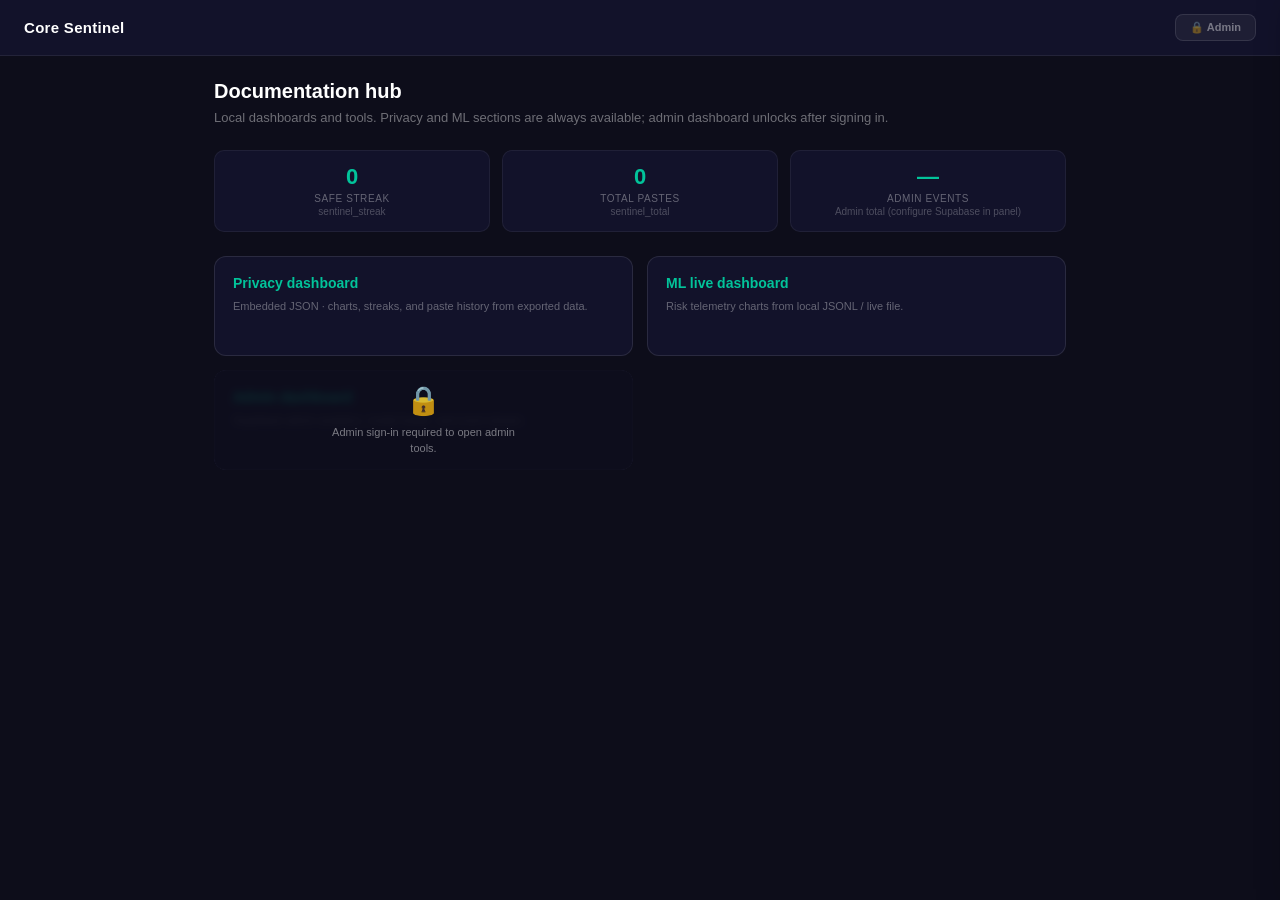
<file: docs/sentinel_hub.html>
<!DOCTYPE html>
<html lang="en">
<head>
<meta charset="UTF-8">
<meta name="viewport" content="width=device-width,initial-scale=1">
<meta name="core-sentinel-supabase-url" content="">
<title>Core Sentinel — Hub</title>
<link rel="icon" type="image/svg+xml" href="favicon.svg">
<style>
*{box-sizing:border-box;margin:0;padding:0}
body{font-family:-apple-system,BlinkMacSystemFont,'Segoe UI',sans-serif;
  background:#0d0d1a;color:#e0e0e0;min-height:100vh}
.hdr{background:#12122a;padding:14px 24px;display:flex;align-items:center;
  justify-content:space-between;border-bottom:1px solid rgba(255,255,255,0.07);
  position:sticky;top:0;z-index:50}
.hdr-brand{font-size:15px;font-weight:700;color:#fff;letter-spacing:.02em}
.hdr-right{display:flex;align-items:center;gap:10px}
#adminBtn:hover{background:rgba(255,255,255,0.08)!important;border-color:rgba(255,255,255,0.18)!important;color:rgba(255,255,255,0.65)!important}
.wrap{max-width:900px;margin:0 auto;padding:24px}
.mini-stats{display:grid;grid-template-columns:repeat(auto-fit,minmax(140px,1fr));
  gap:12px;margin-bottom:24px}
.ms{background:#12122a;border:1px solid rgba(255,255,255,0.06);border-radius:10px;
  padding:14px;text-align:center}
.ms-val{font-size:22px;font-weight:700;color:#02C39A;line-height:1.1}
.ms-lbl{font-size:10px;color:rgba(255,255,255,0.35);text-transform:uppercase;
  letter-spacing:.06em;margin-top:4px}
.ms-sub{font-size:10px;color:rgba(255,255,255,0.25);margin-top:2px}
h1{font-size:20px;font-weight:700;color:#fff;margin-bottom:6px}
.sub{font-size:13px;color:rgba(255,255,255,0.4);margin-bottom:22px;line-height:1.45}
.grid{display:grid;gap:14px}
@media(min-width:640px){.grid{grid-template-columns:1fr 1fr}}
.hub-card-wrap{position:relative;border-radius:12px;overflow:hidden}
.hub-card{display:block;padding:18px;border-radius:12px;text-decoration:none;
  font-size:14px;font-weight:600;border:1px solid rgba(255,255,255,0.1);
  background:#12122a;color:#02C39A;transition:background .15s,border-color .15s;
  min-height:100px}
.hub-card:hover{background:#1a1a30;border-color:rgba(2,195,154,0.35)}
.hub-card span{display:block;font-size:11px;font-weight:500;color:rgba(255,255,255,0.35);
  margin-top:8px;line-height:1.4}
.hub-card--locked{cursor:default}
.lock-overlay{position:absolute;inset:0;background:rgba(13,13,26,0.82);
  display:flex;flex-direction:column;align-items:center;justify-content:center;
  gap:8px;z-index:2;backdrop-filter:blur(4px);pointer-events:auto}
.lock-overlay[hidden]{display:none!important}
.lock-overlay .ic{font-size:28px;opacity:.85}
.lock-overlay .tx{font-size:11px;color:rgba(255,255,255,0.45);text-align:center;
  max-width:200px;line-height:1.4}
.hub-card-wrap--open .hub-card{cursor:pointer}
.hub-card-wrap--open .hub-card--admin{cursor:pointer}
.inp{width:100%;background:#1a1a30;border:1px solid rgba(255,255,255,0.12);
  border-radius:8px;padding:10px 12px;color:#fff;font-size:13px}
.inp:focus{outline:none;border-color:#02C39A}
.inp::placeholder{color:rgba(255,255,255,0.25)}
.btn-primary{background:#02C39A;color:#fff;border:none;padding:11px;border-radius:8px;
  font-size:13px;font-weight:600;cursor:pointer;width:100%}
.btn-primary:hover{background:#019B7A}
.err{font-size:11px;color:#E57373;min-height:14px}
#adminPanelClose{position:absolute;top:20px;right:16px;background:transparent;
  border:none;color:rgba(255,255,255,0.35);font-size:20px;line-height:1;cursor:pointer;
  padding:4px}
#adminPanelClose:hover{color:#fff}
#adminPanel{position:relative;overflow-y:auto;overflow-x:hidden}
#adminLoginBlock{display:flex;flex-direction:column;gap:14px}
.sec-hdr{font-size:15px;font-weight:700;color:rgba(255,255,255,0.85);
  margin:28px 0 14px;letter-spacing:.02em}
#toast{position:fixed;bottom:24px;left:50%;transform:translateX(-50%) translateY(100px);
  padding:10px 18px;border-radius:8px;font-size:12px;font-weight:600;z-index:300;
  opacity:0;transition:opacity .25s,transform .25s;pointer-events:none;
  box-shadow:0 8px 24px rgba(0,0,0,0.4)}
#toast.show{opacity:1;transform:translateX(-50%) translateY(0)}
</style>
</head>
<body>

<header class="hdr">
  <div class="hdr-brand">Core Sentinel</div>
  <div class="hdr-right" style="display:flex;align-items:center;gap:10px;flex-wrap:wrap">
    <div id="connStatus" style="display:none;font-size:10px;align-items:center;gap:5px">
      <div id="connDot" style="width:7px;height:7px;border-radius:50%;background:#555"></div>
      <span id="connText" style="color:rgba(255,255,255,0.3)">Not connected</span>
    </div>
    <div id="hdrAdminSlot">
      <button type="button" id="adminBtn" onclick="showAdminLogin()"
        style="background:rgba(255,255,255,0.05);border:1px solid rgba(255,255,255,0.1);
        color:rgba(255,255,255,0.4);padding:6px 14px;border-radius:8px;font-size:11px;
        font-weight:600;cursor:pointer;transition:all .15s">
        🔒 Admin
      </button>
    </div>
  </div>
</header>

<div class="wrap">
  <h1>Documentation hub</h1>
  <p class="sub">Local dashboards and tools. Privacy and ML sections are always available; admin dashboard unlocks after signing in.</p>

  <div class="mini-stats" id="miniStats">
    <div class="ms">
      <div class="ms-val" id="msStreak">—</div>
      <div class="ms-lbl">Safe streak</div>
      <div class="ms-sub">sentinel_streak</div>
    </div>
    <div class="ms">
      <div class="ms-val" id="msTotal">—</div>
      <div class="ms-lbl">Total pastes</div>
      <div class="ms-sub">sentinel_total</div>
    </div>
    <div class="ms">
      <div class="ms-val" id="msLive">—</div>
      <div class="ms-lbl">Admin events</div>
      <div class="ms-sub" id="msLiveSub">Admin total when connected</div>
    </div>
  </div>

  <div class="grid">
    <a class="hub-card" href="dashboard/">
      Privacy dashboard
      <span>Embedded JSON · charts, streaks, and paste history from exported data.</span>
    </a>
    <a class="hub-card" href="ml/index.html?ui=20260507">
      ML live dashboard
      <span>Risk telemetry charts from local JSONL / live file.</span>
    </a>

    <div class="hub-card-wrap" id="adminCardWrap">
      <a class="hub-card hub-card--admin" id="adminCardLink" href="admin/">
        Admin dashboard
        <span>Supabase admin analytics, model health, and event stream.</span>
      </a>
      <div class="lock-overlay" id="adminLock" onclick="showAdminLogin()" title="Sign in as admin">
        <span class="ic">🔒</span>
        <span class="tx">Admin sign-in required to open admin tools.</span>
      </div>
    </div>
  </div>

  <!-- KB MANAGER - admin only -->
  <div id="kbSection" style="display:none">

    <div class="sec-hdr">Knowledge Base Manager</div>

    <div style="background:#12122a;border:1px solid
      rgba(255,255,255,0.07);border-radius:12px;
      padding:24px;margin-bottom:16px">

      <div style="font-size:14px;font-weight:600;
        margin-bottom:6px">
        📚 Upload detection policy documents
      </div>
      <div style="font-size:12px;color:rgba(255,255,255,0.4);
        margin-bottom:16px;line-height:1.6">
        Upload PDF, DOCX, or TXT files containing your
        company's detection criteria, PII policies, or
        labeling guidelines. Sentinel will extract
        patterns and add them to the detection model.
      </div>

      <div id="dropZone" style="border:2px dashed
        rgba(255,255,255,0.15);border-radius:10px;
        padding:32px;text-align:center;
        cursor:pointer;transition:all .2s;
        margin-bottom:16px"
        onclick="document.getElementById('kbFile').click()"
        ondragover="event.preventDefault();
          this.style.borderColor='#02C39A'"
        ondragleave="this.style.borderColor=
          'rgba(255,255,255,0.15)'"
        ondrop="handleKBDrop(event)">
        <div style="font-size:32px;margin-bottom:8px">📂</div>
        <div style="font-size:13px;font-weight:600;
          color:rgba(255,255,255,0.6)">
          Drop files here or click to upload</div>
        <div style="font-size:11px;
          color:rgba(255,255,255,0.3);margin-top:4px">
          PDF · DOCX · TXT · YAML · up to 10MB</div>
      </div>

      <input type="file" id="kbFile"
        accept=".pdf,.docx,.txt,.yaml,.yml"
        multiple style="display:none"
        onchange="handleKBFiles(this.files)">

      <div style="display:flex;gap:10px;
        margin-bottom:16px;flex-wrap:wrap">
        <div style="flex:1;min-width:140px">
          <label style="font-size:10px;font-weight:600;
            color:rgba(255,255,255,0.35);
            text-transform:uppercase;
            letter-spacing:.05em;
            display:block;margin-bottom:6px">
            Compliance framework
          </label>
          <select id="kbCategory" style="
            width:100%;background:#1a1a30;
            border:1px solid rgba(255,255,255,0.1);
            border-radius:8px;padding:9px 12px;
            color:white;font-size:12px">
            <option value="hipaa">HIPAA — Healthcare</option>
            <option value="pci">PCI-DSS — Financial</option>
            <option value="gdpr">GDPR — EU Privacy</option>
            <option value="sox">SOX — Financial reporting</option>
            <option value="custom">Custom company policy</option>
            <option value="legal">Legal / Attorney-client</option>
            <option value="internal">Internal confidential</option>
          </select>
        </div>
        <div style="flex:1;min-width:140px">
          <label style="font-size:10px;font-weight:600;
            color:rgba(255,255,255,0.35);
            text-transform:uppercase;
            letter-spacing:.05em;
            display:block;margin-bottom:6px">
            Risk level for matches
          </label>
          <select id="kbRisk" style="
            width:100%;background:#1a1a30;
            border:1px solid rgba(255,255,255,0.1);
            border-radius:8px;padding:9px 12px;
            color:white;font-size:12px">
            <option value="block">Block — hard stop</option>
            <option value="warn" selected>
              Warn — review before sending</option>
            <option value="silent">
              Silent — log only</option>
          </select>
        </div>
      </div>

      <button type="button" onclick="uploadKB()" style="
        background:#02C39A;color:#fff;border:none;
        border-radius:8px;padding:10px 20px;
        font-size:13px;font-weight:600;cursor:pointer">
        Upload to Knowledge Base
      </button>

      <div id="kbStatus" style="font-size:11px;
        margin-top:10px;color:#02C39A;
        min-height:16px"></div>
    </div>

    <div style="background:#12122a;border:1px solid
      rgba(255,255,255,0.07);border-radius:12px;
      padding:20px">
      <div style="font-size:13px;font-weight:600;
        margin-bottom:12px">
        📋 Active knowledge base entries
      </div>
      <div id="kbList">
        Loading...
      </div>
    </div>

  </div>
</div>

<div id="toast"></div>

<div id="adminPanelBg" onclick="closeAdminPanel()"
  style="display:none;position:fixed;inset:0;background:rgba(0,0,0,0.5);z-index:199"></div>

<div id="adminPanel" style="
  position:fixed;top:0;right:-340px;width:320px;max-height:100vh;height:100vh;
  background:#12122a;border-left:1px solid rgba(255,255,255,0.1);
  padding:28px 24px;transition:right .25s cubic-bezier(0.4,0,0.2,1);
  z-index:200;display:flex;flex-direction:column;gap:0;box-shadow:-8px 0 32px rgba(0,0,0,0.35)">
  <button type="button" id="adminPanelClose" onclick="closeAdminPanel()" aria-label="Close">×</button>
  <div id="adminLoginBlock">
    <div style="font-size:16px;font-weight:700">🔒 Admin access</div>
    <div style="font-size:11px;color:rgba(255,255,255,0.35);line-height:1.5">
      Enter your credentials to unlock admin dashboards and controls.</div>
    <input type="email" id="admEmail" class="inp" placeholder="Email" autocomplete="username">
    <input type="password" id="admPass" class="inp" placeholder="Password" autocomplete="current-password">
    <input type="password" id="admKey" class="inp" placeholder="Access key" autocomplete="off">
    <div class="err" id="admErr"></div>
    <button type="button" class="btn-primary" onclick="submitAdminLogin()">Sign in</button>
  </div>

  <div id="adminSettings" style="display:none;
    margin-top:20px;border-top:1px solid
    rgba(255,255,255,0.08);padding-top:16px;flex-shrink:0">

    <div style="font-size:12px;font-weight:600;
      color:rgba(255,255,255,0.4);margin-bottom:12px;
      text-transform:uppercase;letter-spacing:.06em">
      ⚙️ System Configuration
    </div>

    <div style="margin-bottom:10px">
      <label style="font-size:10px;font-weight:600;
        color:rgba(255,255,255,0.3);text-transform:uppercase;
        letter-spacing:.05em;display:block;margin-bottom:5px">
        Supabase URL
      </label>
      <input id="cfgUrl" type="text"
        placeholder="https://xxxx.supabase.co"
        style="width:100%;background:#1a1a30;
        border:1px solid rgba(255,255,255,0.1);
        border-radius:7px;padding:8px 10px;
        color:white;font-size:11px">
    </div>

    <div style="margin-bottom:10px">
      <label style="font-size:10px;font-weight:600;
        color:rgba(255,255,255,0.3);text-transform:uppercase;
        letter-spacing:.05em;display:block;margin-bottom:5px">
        Anon Key
      </label>
      <input id="cfgKey" type="password"
        placeholder="eyJhbGci..."
        style="width:100%;background:#1a1a30;
        border:1px solid rgba(255,255,255,0.1);
        border-radius:7px;padding:8px 10px;
        color:white;font-size:11px">
    </div>

    <button type="button" onclick="saveConfig()" style="
      width:100%;background:#02C39A;color:#fff;
      border:none;border-radius:7px;padding:9px;
      font-size:12px;font-weight:600;cursor:pointer;
      margin-bottom:8px">
      Save Configuration
    </button>

    <div id="cfgSaveStatus" style="font-size:10px;
      color:#02C39A;text-align:center;min-height:14px">
    </div>

    <div style="font-size:10px;
      color:rgba(255,255,255,0.2);
      margin-top:8px;line-height:1.5;text-align:center">
      Credentials saved locally in browser.<br>
      Never visible to regular users.
    </div>
  </div>
</div>

<script>
const ADMIN_KEY = 'sentinel2026';
const SESSION_KEY = 'hub_admin_session';
const SESSION_MS = 8 * 60 * 60 * 1000;

function syncAdminPanelContent(){
  const loggedIn = !!getAdminSession();
  const loginBlock = document.getElementById('adminLoginBlock');
  const settings = document.getElementById('adminSettings');
  if(!loginBlock || !settings) return;
  if(loggedIn){
    loginBlock.style.display = 'none';
    settings.style.display = 'block';
    loadSavedConfig();
  } else {
    loginBlock.style.display = 'flex';
    settings.style.display = 'none';
  }
}

function showAdminLogin(){
  document.getElementById('adminPanel').style.right = '0';
  document.getElementById('adminPanelBg').style.display = 'block';
  document.getElementById('admErr').textContent = '';
  syncAdminPanelContent();
}

function closeAdminPanel(){
  document.getElementById('adminPanel').style.right = '-340px';
  document.getElementById('adminPanelBg').style.display = 'none';
}

function saveConfig(){
  const url = document.getElementById('cfgUrl').value.trim();
  const key = document.getElementById('cfgKey').value.trim();
  const st = document.getElementById('cfgSaveStatus');

  if(!url || !key){
    st.textContent = '⚠ Both fields required';
    st.style.color = '#FFB300';
    return;
  }

  localStorage.setItem('sb_url', url);
  localStorage.setItem('sb_key', key);
  st.textContent = '✓ Saved — dashboards will now load automatically';
  st.style.color = '#02C39A';
  loadMiniStats();
  testConnection();
  showToast('Configuration saved ✓', '#02C39A');
}

async function testConnection(){
  const url = (localStorage.getItem('sb_url') || '').trim().replace(/\/$/, '');
  const key = (localStorage.getItem('sb_key') || '').trim();
  const wrap = document.getElementById('connStatus');
  const dot = document.getElementById('connDot');
  const text = document.getElementById('connText');
  if(!wrap || !dot || !text) return;

  if(!url || !key){
    dot.style.background = '#555';
    text.style.color = 'rgba(255,255,255,0.3)';
    text.textContent = 'Not configured';
    return;
  }

  dot.style.background = '#FFB300';
  text.style.color = 'rgba(255,255,255,0.45)';
  text.textContent = 'Checking…';

  try{
    const r = await fetch(
      url + '/rest/v1/guardrail_events?select=id&limit=1',
      { headers: {
        'apikey': key,
        'Authorization': 'Bearer ' + key
      }}
    );
    if(r.ok){
      dot.style.background = '#43A047';
      text.style.color = '#a5d6a7';
      text.textContent = 'Supabase connected';
    } else {
      throw new Error('bad response');
    }
  } catch(e){
    dot.style.background = '#E53935';
    text.style.color = '#ef9a9a';
    text.textContent = 'Connection failed';
  }
}

function loadSavedConfig(){
  const meta = document.querySelector('meta[name="core-sentinel-supabase-url"]');
  const metaUrl = meta && meta.content ? meta.content.trim() : '';
  const url = localStorage.getItem('sb_url') || metaUrl || '';
  const key = localStorage.getItem('sb_key') || '';
  const cfgUrl = document.getElementById('cfgUrl');
  const cfgKey = document.getElementById('cfgKey');
  const st = document.getElementById('cfgSaveStatus');
  if(cfgUrl) cfgUrl.value = url;
  if(cfgKey) cfgKey.value = key;
  if(st){
    if(url && key){
      st.textContent = '✓ Configuration active';
      st.style.color = '#02C39A';
    } else {
      st.textContent = '';
    }
  }
}

function getAdminSession(){
  try{
    const raw = localStorage.getItem(SESSION_KEY);
    if(!raw) return null;
    const s = JSON.parse(raw);
    if(!s || typeof s.exp !== 'number') return null;
    if(Date.now() > s.exp){
      localStorage.removeItem(SESSION_KEY);
      return null;
    }
    return s;
  }catch{ return null; }
}

function setAdminSession(email){
  localStorage.setItem(SESSION_KEY, JSON.stringify({
    exp: Date.now() + SESSION_MS,
    email: email || ''
  }));
}

function logoutAdmin(){
  localStorage.removeItem(SESSION_KEY);
  applyAdminState(false);
}

function submitAdminLogin(){
  const key = (document.getElementById('admKey').value || '').trim();
  const err = document.getElementById('admErr');
  err.textContent = '';
  if(key !== ADMIN_KEY){
    err.textContent = 'Invalid access key.';
    return;
  }
  const email = (document.getElementById('admEmail').value || '').trim();
  setAdminSession(email);
  closeAdminPanel();
  applyAdminState(true);
}

function applyAdminState(loggedIn){
  const slot = document.getElementById('hdrAdminSlot');
  const lock = document.getElementById('adminLock');
  const wrap = document.getElementById('adminCardWrap');
  const kbSection = document.getElementById('kbSection');
  const connStatus = document.getElementById('connStatus');

  if(loggedIn){
    slot.innerHTML = `
      <div style="display:flex;align-items:center;gap:8px">
        <span style="font-size:11px;color:#90CAF9">🔧 Admin mode</span>
        <button type="button" onclick="logoutAdmin()" style="
          background:transparent;border:1px solid rgba(255,255,255,0.1);
          color:rgba(255,255,255,0.3);padding:4px 10px;border-radius:6px;
          font-size:10px;cursor:pointer">Sign out</button>
      </div>`;
    if(lock) lock.setAttribute('hidden','');
    if(wrap) wrap.classList.add('hub-card-wrap--open');
    if(kbSection){
      kbSection.style.display = 'block';
      loadKBEntries();
    }
    if(connStatus){
      connStatus.style.display = 'flex';
      testConnection();
    }
  } else {
    slot.innerHTML = `
      <button type="button" id="adminBtn" onclick="showAdminLogin()"
        style="background:rgba(255,255,255,0.05);border:1px solid rgba(255,255,255,0.1);
        color:rgba(255,255,255,0.4);padding:6px 14px;border-radius:8px;font-size:11px;
        font-weight:600;cursor:pointer;transition:all .15s">🔒 Admin</button>`;
    if(lock) lock.removeAttribute('hidden');
    if(wrap) wrap.classList.remove('hub-card-wrap--open');
    if(kbSection) kbSection.style.display = 'none';
    if(connStatus) connStatus.style.display = 'none';
  }
  syncAdminPanelContent();
}

function showToast(msg, color){
  const el = document.getElementById('toast');
  if(!el) return;
  el.textContent = msg;
  el.style.background = color + '22';
  el.style.color = color;
  el.style.border = '1px solid ' + color + '44';
  el.classList.add('show');
  clearTimeout(showToast._t);
  showToast._t = setTimeout(() => { el.classList.remove('show'); }, 2800);
}

function sbBase(){
  const u = localStorage.getItem('sb_url');
  return u ? u.replace(/\/$/, '') : '';
}

function handleKBDrop(e){
  e.preventDefault();
  document.getElementById('dropZone')
    .style.borderColor = 'rgba(255,255,255,0.15)';
  handleKBFiles(e.dataTransfer.files);
}

function handleKBFiles(files){
  if(!files.length) return;
  const names = Array.from(files)
    .map(f => f.name).join(', ');
  document.getElementById('kbStatus').textContent =
    '📎 Ready to upload: ' + names;
  window._kbPendingFiles = files;
}

async function uploadKB(){
  const files = window._kbPendingFiles;
  const category = document.getElementById('kbCategory').value;
  const risk = document.getElementById('kbRisk').value;
  const statusEl = document.getElementById('kbStatus');

  if(!files || !files.length){
    statusEl.textContent = '⚠ Please select files first';
    return;
  }

  const SB_URL = sbBase();
  const SB_KEY = localStorage.getItem('sb_key');
  if(!SB_URL || !SB_KEY){
    statusEl.textContent = '⚠ Add Supabase URL & key in 🔒 Admin → System Configuration.';
    return;
  }

  statusEl.textContent = '⏳ Processing files...';

  try{
    for(const file of files){
      const text = await readFileText(file);
      const patterns = extractPatterns(text, category);

      const res = await fetch(SB_URL + '/rest/v1/kb_entries', {
        method: 'POST',
        headers: {
          'apikey': SB_KEY,
          'Authorization': 'Bearer ' + SB_KEY,
          'Content-Type': 'application/json',
          'Prefer': 'return=minimal'
        },
        body: JSON.stringify({
          filename: file.name,
          category: category,
          risk_level: risk,
          patterns: patterns,
          raw_length: text.length,
          uploaded_at: new Date().toISOString(),
          active: true
        })
      });
      if(!res.ok){
        const t = await res.text();
        throw new Error(t.slice(0, 120) || res.statusText);
      }
    }

    statusEl.textContent = '✓ Uploaded successfully — KB updated';
    window._kbPendingFiles = null;
    loadKBEntries();
    showToast('Knowledge base updated', '#02C39A');
  }catch(err){
    console.error(err);
    statusEl.textContent = '✗ Upload failed: ' + (err.message || String(err));
    showToast('KB upload failed', '#E53935');
  }
}

function readFileText(file){
  return new Promise((res, rej) => {
    const r = new FileReader();
    r.onload = e => res(e.target.result);
    r.onerror = rej;
    r.readAsText(file);
  });
}

function extractPatterns(text, category){
  const patterns = [];
  const CATEGORY_SEEDS = {
    hipaa: ['patient','PHI','medical record',
      'diagnosis','treatment','MRN',
      'health information','covered entity'],
    pci:   ['cardholder','PAN','SAD',
      'primary account','CVV','expiry',
      'payment card','magnetic stripe'],
    gdpr:  ['data subject','personal data',
      'consent','right to erasure',
      'data controller','DPA'],
    legal: ['privileged','confidential',
      'attorney-client','work product',
      'settlement','litigation'],
    custom: [], internal: [], sox: []
  };

  const seeds = CATEGORY_SEEDS[category] || [];
  const sentences = text.split(/[.!?\n]+/);
  sentences.forEach(s => {
    const sl = s.toLowerCase().trim();
    if(sl.length < 10 || sl.length > 200) return;
    if(seeds.some(seed => sl.includes(seed))){
      patterns.push({
        type: 'keyword_context',
        pattern: s.trim().slice(0, 100),
        risk: 'medium'
      });
    }
  });

  const caps = text.match(/\b[A-Z]{3,}\b/g) || [];
  const uniqueCaps = [...new Set(caps)].slice(0, 20);
  uniqueCaps.forEach(t => {
    if(!['AND','THE','FOR','NOT','ARE'].includes(t)){
      patterns.push({
        type: 'acronym',
        pattern: t,
        risk: 'low'
      });
    }
  });

  return patterns.slice(0, 50);
}

const KB_ICON = {
  hipaa: '🏥', pci: '💳', gdpr: '🇪🇺',
  legal: '⚖️', custom: '🏢',
  internal: '🔒', sox: '📊'
};

function patternCountSafe(raw){
  if(raw == null) return 0;
  if(Array.isArray(raw)) return raw.length;
  try{
    const arr = typeof raw === 'string' ? JSON.parse(raw || '[]') : raw;
    return Array.isArray(arr) ? arr.length : 0;
  }catch{ return 0; }
}

function escapeHtml(s){
  return String(s ?? '').replace(/&/g,'&amp;').replace(/</g,'&lt;')
    .replace(/>/g,'&gt;').replace(/"/g,'&quot;');
}

async function loadKBEntries(){
  const listEl = document.getElementById('kbList');
  if(!listEl) return;

  const SB_URL = sbBase();
  const SB_KEY = localStorage.getItem('sb_key');
  if(!SB_URL || !SB_KEY){
    listEl.innerHTML =
      '<div style="font-size:12px;color:rgba(255,255,255,0.3)">Add Supabase in Admin panel → System Configuration.</div>';
    return;
  }
  try{
    const r = await fetch(
      SB_URL + '/rest/v1/kb_entries?select=*&order=uploaded_at.desc',
      { headers: {
        'apikey': SB_KEY,
        'Authorization': 'Bearer ' + SB_KEY
      }}
    );
    if(!r.ok) throw new Error(await r.text());
    const entries = await r.json();
    if(!entries.length){
      listEl.innerHTML =
        '<div style="font-size:12px;color:rgba(255,255,255,0.3)">No KB entries yet — upload your first document above.</div>';
      return;
    }
    listEl.innerHTML = entries.map(e => {
      const ic = KB_ICON[e.category] || '📄';
      const fn = escapeHtml(e.filename);
      const catUp = escapeHtml(String(e.category || '').toUpperCase());
      const pc = patternCountSafe(e.patterns);
      const dt = e.uploaded_at ? new Date(e.uploaded_at).toLocaleDateString() : '—';
      const rl = e.risk_level || '';
      const bg = rl === 'block' ? 'rgba(229,57,53,0.2)' :
        rl === 'warn' ? 'rgba(255,179,0,0.2)' : 'rgba(67,160,71,0.2)';
      const fg = rl === 'block' ? '#ef9a9a' :
        rl === 'warn' ? '#ffe082' : '#a5d6a7';
      const id = encodeURIComponent(String(e.id));
      return `<div style="display:flex;align-items:center;
        gap:10px;padding:10px 0;border-bottom:
        1px solid rgba(255,255,255,0.05)">
        <div style="font-size:20px">${ic}</div>
        <div style="flex:1">
          <div style="font-size:12px;font-weight:600">${fn}</div>
          <div style="font-size:10px;
            color:rgba(255,255,255,0.35);margin-top:2px">
            ${catUp} · ${pc} patterns · ${escapeHtml(dt)}
          </div>
        </div>
        <span style="padding:3px 8px;border-radius:8px;
          font-size:10px;font-weight:700;
          background:${bg};color:${fg}">
          ${escapeHtml(rl)}
        </span>
        <button type="button" class="kb-del" data-kb-id="${id}"
          style="background:transparent;
          border:1px solid rgba(229,57,53,0.3);
          color:rgba(229,57,53,0.6);
          padding:4px 8px;border-radius:6px;
          font-size:10px;cursor:pointer">
          Remove
        </button>
      </div>`;
    }).join('');
  }catch(err){
    console.error('KB load failed', err);
    listEl.innerHTML =
      '<div style="font-size:12px;color:rgba(229,57,53,0.7)">Could not load KB entries</div>';
  }
}

document.getElementById('kbList').addEventListener('click', function(e){
  const btn = e.target.closest('.kb-del');
  if(!btn) return;
  const id = decodeURIComponent(btn.getAttribute('data-kb-id') || '');
  if(id) deleteKB(id);
});

async function deleteKB(id){
  const SB_URL = sbBase();
  const SB_KEY = localStorage.getItem('sb_key');
  if(!SB_URL || !SB_KEY) return;
  try{
    const r = await fetch(SB_URL + '/rest/v1/kb_entries?id=eq.' + encodeURIComponent(id), {
      method: 'DELETE',
      headers: {
        'apikey': SB_KEY,
        'Authorization': 'Bearer ' + SB_KEY
      }
    });
    if(!r.ok) throw new Error(await r.text());
    loadKBEntries();
    showToast('KB entry removed', '#E53935');
  }catch(err){
    console.error(err);
    showToast('Remove failed', '#E53935');
  }
}

async function loadMiniStats(){
  let streak = localStorage.getItem('sentinel_streak');
  let total = localStorage.getItem('sentinel_total');
  document.getElementById('msStreak').textContent =
    streak != null && streak !== '' ? streak : '0';
  document.getElementById('msTotal').textContent =
    total != null && total !== '' ? total : '0';

  const url = localStorage.getItem('sb_url');
  const key = localStorage.getItem('sb_key');
  const liveEl = document.getElementById('msLive');
  const subEl = document.getElementById('msLiveSub');
  if(!url || !key){
    liveEl.textContent = '—';
    subEl.textContent = 'Admin total (configure Supabase in panel)';
    return;
  }
  liveEl.textContent = '…';
  subEl.textContent = 'Loading…';
  try{
    const r = await fetch(
      url.replace(/\/$/, '') + '/rest/v1/guardrail_events?select=id&limit=1',
      { headers: {
        'apikey': key,
        'Authorization': 'Bearer ' + key,
        'Prefer': 'count=exact'
      }}
    );
    if(!r.ok) throw new Error('count fetch failed');
    const cr = r.headers.get('content-range');
    let n = 0;
    if(cr){
      const m = /\/(\d+)$/.exec(cr);
      if(m) n = parseInt(m[1], 10);
    } else {
      const rows = await r.json();
      n = Array.isArray(rows) ? rows.length : 0;
    }

    total = String(n);
    localStorage.setItem('sentinel_total', total);
    document.getElementById('msTotal').textContent = total;
    liveEl.textContent = n;
    subEl.textContent = 'Live from Supabase';

    const rs = await fetch(
      url.replace(/\/$/, '') + '/rest/v1/guardrail_events?select=action&order=timestamp.desc.nullslast&limit=200',
      { headers: {
        'apikey': key,
        'Authorization': 'Bearer ' + key
      }}
    );
    if(rs.ok){
      const rows = await rs.json();
      if(Array.isArray(rows)){
        let run = 0;
        for(const row of rows){
          const a = String((row && row.action) || '').toLowerCase();
          if(a === 'warn' || a === 'block') break;
          run += 1;
        }
        streak = String(run);
        localStorage.setItem('sentinel_streak', streak);
        document.getElementById('msStreak').textContent = streak;
      }
    }
  }catch(_e){
    liveEl.textContent = '—';
    subEl.textContent = 'Could not load (check credentials)';
  }
}

document.addEventListener('keydown', function(e){
  if(e.key === 'Escape') closeAdminPanel();
});

(function init(){
  applyAdminState(!!getAdminSession());
  loadMiniStats();
})();
</script>
</body>
</html>
</file>
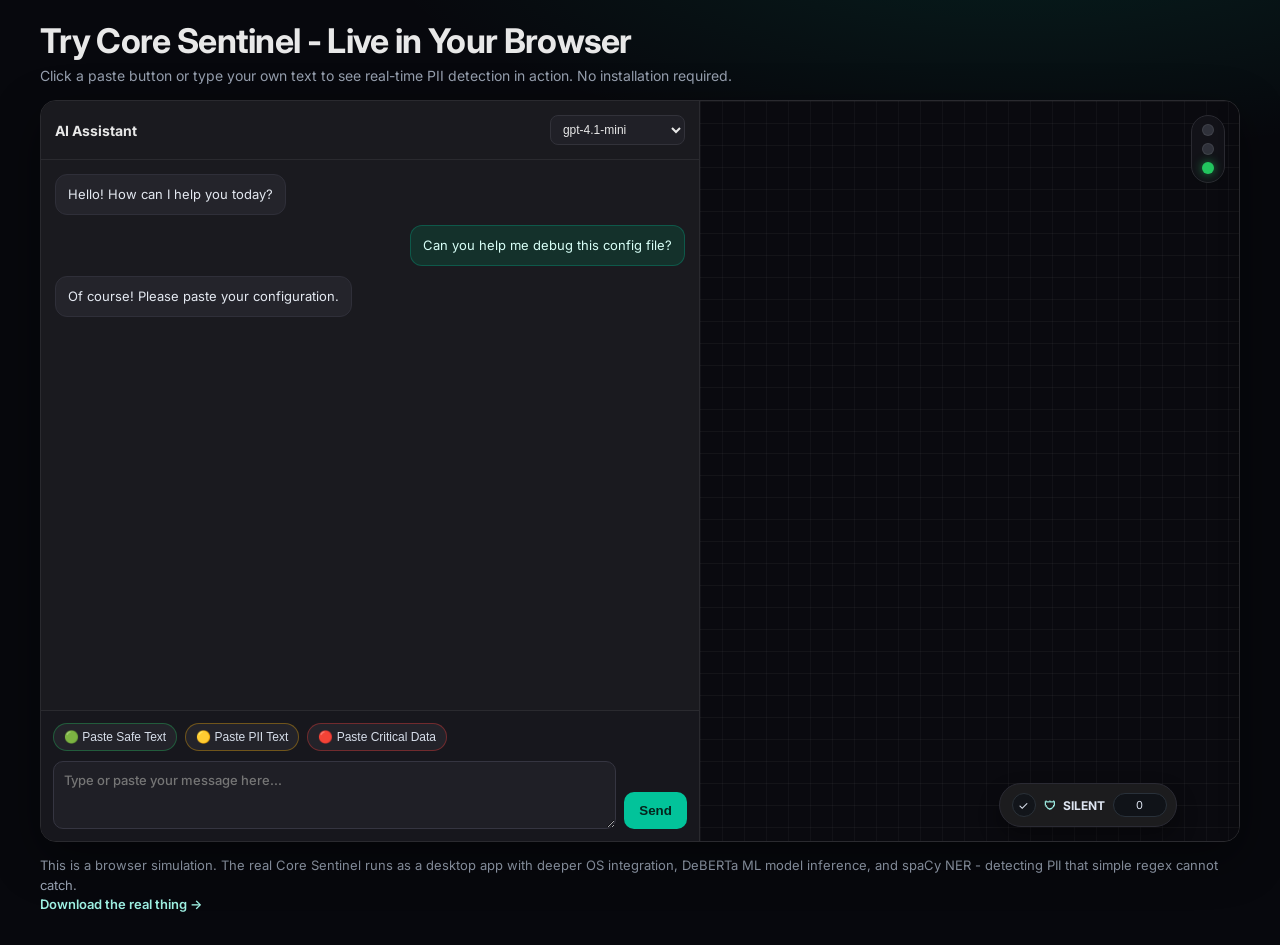
<file: docs/widget-demo.html>
<!DOCTYPE html>
<html lang="en">
<head>
  <meta charset="UTF-8">
  <meta name="viewport" content="width=device-width, initial-scale=1.0">
  <title>Core Sentinel Widget Demo</title>
  <link rel="icon" type="image/svg+xml" href="favicon.svg">
  <link rel="preconnect" href="https://fonts.googleapis.com">
  <link rel="preconnect" href="https://fonts.gstatic.com" crossorigin>
  <link href="https://fonts.googleapis.com/css2?family=Inter:wght@400;500;600;700;800&display=swap" rel="stylesheet">
  <style>
    :root{
      --bg:#07080d;
      --left:#1a1a1f;
      --right:#0a0a0f;
      --line:#2a2a2f;
      --accent:#02C39A;
      --warn:#ffb300;
      --danger:#e53935;
      --text:#e8e8e8;
      --muted:#97a0af;
      --card:#1C1C1E;
    }
    *{box-sizing:border-box;margin:0;padding:0}
    body{
      font-family:"Inter",system-ui,-apple-system,"Segoe UI",sans-serif;
      background:radial-gradient(1200px 420px at 80% -8%, rgba(2,195,154,0.12), transparent 55%),var(--bg);
      color:var(--text);
      padding:20px 14px 30px;
    }
    .page{
      max-width:1200px;
      margin:0 auto;
    }
    h1{
      font-size:clamp(22px,3vw,34px);
      letter-spacing:-0.02em;
      margin-bottom:6px;
    }
    .sub{
      color:var(--muted);
      margin-bottom:16px;
      font-size:14px;
    }
    .demo-wrap{
      border:1px solid var(--line);
      border-radius:16px;
      overflow:hidden;
      display:grid;
      grid-template-columns:55% 45%;
      min-height:740px;
      background:#111;
      box-shadow:0 16px 48px rgba(0,0,0,.45);
      position:relative;
    }
    .chat-side{
      background:var(--left);
      border-right:1px solid var(--line);
      display:flex;
      flex-direction:column;
      min-height:740px;
    }
    .chat-head{
      padding:14px;
      border-bottom:1px solid var(--line);
      display:flex;
      justify-content:space-between;
      align-items:center;
      gap:10px;
    }
    .chat-head h2{
      font-size:14px;
      font-weight:700;
    }
    .model-select{
      background:#202027;
      border:1px solid #32323a;
      color:#e8e8e8;
      border-radius:8px;
      font-size:12px;
      padding:6px 8px;
      outline:none;
    }
    .messages{
      flex:1;
      overflow:auto;
      padding:14px;
      display:flex;
      flex-direction:column;
      gap:10px;
      scroll-behavior:smooth;
    }
    .msg{
      max-width:85%;
      padding:10px 12px;
      border-radius:12px;
      font-size:13px;
      line-height:1.45;
      white-space:pre-wrap;
    }
    .msg.ai{
      background:#24242b;
      color:#e4e9f1;
      border:1px solid #2f2f39;
      align-self:flex-start;
    }
    .msg.user{
      background:#14312b;
      color:#d8fff7;
      border:1px solid rgba(2,195,154,.28);
      align-self:flex-end;
    }
    .composer{
      border-top:1px solid var(--line);
      padding:12px;
      display:grid;
      gap:10px;
      background:#17171d;
    }
    .demo-btns{
      display:flex;
      gap:8px;
      flex-wrap:wrap;
    }
    .demo-btn{
      border:1px solid #34343d;
      background:#23232a;
      color:#d7deea;
      border-radius:999px;
      font-size:12px;
      padding:6px 10px;
      cursor:pointer;
      transition:.2s ease;
    }
    .demo-btn:hover{transform:translateY(-1px);border-color:#4d4d57}
    .demo-btn.safe{border-color:rgba(34,197,94,.35)}
    .demo-btn.warn{border-color:rgba(255,179,0,.35)}
    .demo-btn.crit{border-color:rgba(229,57,53,.4)}
    .input-row{
      display:grid;
      grid-template-columns:1fr auto;
      gap:8px;
    }
    textarea{
      min-height:68px;
      max-height:150px;
      resize:vertical;
      border-radius:10px;
      border:1px solid #353541;
      background:#1f1f26;
      color:#e8e8e8;
      outline:none;
      padding:9px 10px;
      font:500 13px/1.45 "Inter",sans-serif;
    }
    textarea:focus{border-color:rgba(2,195,154,.55)}
    .send-btn{
      align-self:end;
      border:1px solid rgba(2,195,154,.45);
      background:var(--accent);
      color:#05241d;
      border-radius:10px;
      font-weight:700;
      cursor:pointer;
      padding:10px 14px;
      height:max-content;
    }
    .send-btn:disabled{opacity:.55;cursor:not-allowed}

    .overlay-side{
      background:
        linear-gradient(rgba(255,255,255,.04) 1px, transparent 1px) 0 0 / 22px 22px,
        linear-gradient(90deg, rgba(255,255,255,.03) 1px, transparent 1px) 0 0 / 22px 22px,
        var(--right);
      position:relative;
      overflow:hidden;
    }
    .traffic{
      position:absolute;
      right:14px;
      top:14px;
      background:#121218;
      border:1px solid #2a2a31;
      border-radius:999px;
      padding:8px 10px;
      display:flex;
      flex-direction:column;
      gap:7px;
      width:34px;
      align-items:center;
      z-index:4;
    }
    .dot{
      width:12px;height:12px;border-radius:50%;
      background:#2f313a;
      box-shadow:inset 0 0 0 1px rgba(255,255,255,.08);
      transition:.25s ease;
    }
    .dot.green.on{background:#22c55e;box-shadow:0 0 10px rgba(34,197,94,.65)}
    .dot.amber.on{background:var(--warn);box-shadow:0 0 10px rgba(255,179,0,.65)}
    .dot.red.on{background:var(--danger);box-shadow:0 0 10px rgba(229,57,53,.65)}

    .overlay{
      position:absolute;
      right:14px;
      bottom:14px;
      display:flex;
      align-items:flex-end;
      gap:8px;
      z-index:6;
    }
    .pill{
      min-height:44px;
      border-radius:26px;
      padding:7px 12px;
      background:var(--card);
      border:1px solid #2a2a33;
      display:flex;
      align-items:center;
      gap:8px;
      width:178px;
      color:#dfe6f2;
      box-shadow:0 10px 20px rgba(0,0,0,.35);
      transition:.25s ease;
      overflow:hidden;
    }
    .overlay:hover .pill{width:290px}
    .pill-ico{
      width:24px;height:24px;border-radius:50%;
      display:grid;place-items:center;
      background:#12151a;
      border:1px solid #2a3138;
      font-size:12px;
      flex:0 0 auto;
    }
    .pill-main{display:flex;align-items:center;gap:7px;font-size:12px;font-weight:700;white-space:nowrap}
    .pill-main .shield{color:#9cebe1}
    .pill-score{
      margin-left:auto;
      background:#101318;
      border:1px solid #29313a;
      border-radius:999px;
      font-size:11px;
      padding:4px 8px;
      min-width:54px;
      text-align:center;
    }
    .pill-extra{
      max-width:0;
      opacity:0;
      white-space:nowrap;
      font-size:11px;
      color:#93a0b3;
      transition:.25s ease;
    }
    .overlay:hover .pill-extra{max-width:180px;opacity:1}
    .spinner{
      width:14px;height:14px;border-radius:50%;
      border:2px solid rgba(255,255,255,.22);
      border-top-color:var(--accent);
      animation:spin .7s linear infinite;
      display:none;
    }
    @keyframes spin{to{transform:rotate(360deg)}}

    .toolbar{
      width:40px;
      border-radius:12px;
      border:1px solid #303039;
      background:#17171f;
      padding:6px 0;
      display:grid;
      gap:4px;
      justify-items:center;
      transform:translateX(20px);
      opacity:0;
      pointer-events:none;
      transition:.25s ease;
    }
    .overlay:hover .toolbar{
      transform:translateX(0);
      opacity:1;
      pointer-events:auto;
    }
    .tb-btn{
      width:30px;height:30px;
      border-radius:8px;
      border:1px solid #31313b;
      background:#20212a;
      color:#cfd6e3;
      font-size:14px;
      cursor:pointer;
    }
    .tb-btn:hover{border-color:rgba(2,195,154,.5);color:#aef8ea}

    .remed{
      position:absolute;
      top:0;
      right:-420px;
      width:400px;
      height:100%;
      background:#101118;
      border-left:1px solid #2d3038;
      transition:right .28s ease-out;
      z-index:5;
      display:flex;
      flex-direction:column;
      box-shadow:-12px 0 24px rgba(0,0,0,.4);
    }
    .remed.open{right:0}
    .remed-head{
      padding:12px;
      border-bottom:1px solid #2f323b;
      background:#151720;
      display:grid;
      gap:8px;
    }
    .head-row{display:flex;justify-content:space-between;align-items:center}
    .head-row h3{font-size:16px}
    .risk-badge{
      font-size:11px;
      font-weight:700;
      padding:4px 8px;
      border-radius:999px;
      border:1px solid rgba(255,255,255,.2);
    }
    .risk-medium{background:rgba(255,179,0,.15);color:#ffe0a3;border-color:rgba(255,179,0,.4)}
    .risk-critical{background:rgba(229,57,53,.18);color:#ffb0ae;border-color:rgba(229,57,53,.45)}
    .risk-safe{background:rgba(34,197,94,.16);color:#ace5bf;border-color:rgba(34,197,94,.4)}
    .banner{
      border-radius:8px;
      font-size:12px;
      font-weight:700;
      padding:7px 9px;
    }
    .banner.block{background:rgba(229,57,53,.17);border:1px solid rgba(229,57,53,.4);color:#ffbab7}
    .banner.ok{background:rgba(34,197,94,.17);border:1px solid rgba(34,197,94,.45);color:#b6ecc8}
    .score-row{
      display:flex;
      align-items:center;
      gap:12px;
    }
    .score-ring{
      width:58px;
      height:58px;
      flex:0 0 auto;
    }
    .score-meta{
      font-size:12px;
      color:#a4adbc;
    }
    .issues{
      flex:1;
      overflow:auto;
      padding:12px;
      display:grid;
      gap:8px;
      align-content:start;
    }
    .issue{
      background:#f6f8fb;
      color:#14161c;
      border-radius:10px;
      border:1px solid #d9deea;
      padding:8px;
      display:grid;
      gap:7px;
      position:relative;
      overflow:hidden;
    }
    .issue::before{
      content:"";
      position:absolute;
      left:0;top:0;bottom:0;
      width:4px;
      background:var(--warn);
    }
    .issue.critical::before{background:var(--danger)}
    .issue.fixed{
      opacity:.76;
      border-color:#cdebd8;
      background:#eafaf0;
    }
    .issue.fixed::after{
      content:"✓";
      position:absolute;
      right:8px;
      top:7px;
      color:#1f9d55;
      font-weight:800;
    }
    .i-top{
      display:flex;
      justify-content:space-between;
      gap:8px;
      font-size:12px;
      font-weight:700;
    }
    .i-prev{
      font-family:ui-monospace,Consolas,monospace;
      font-size:11px;
      color:#4e5663;
      background:#f0f3f8;
      border-radius:6px;
      padding:5px 6px;
    }
    .i-actions{
      display:flex;
      gap:6px;
    }
    .tiny{
      border-radius:7px;
      font-size:11px;
      font-weight:700;
      border:1px solid #ccd4e1;
      background:#fff;
      padding:4px 8px;
      cursor:pointer;
    }
    .tiny.primary{background:#1f8f72;color:#fff;border-color:#1f8f72}
    .tiny:disabled{opacity:.45;cursor:not-allowed}
    .panel-foot{
      border-top:1px solid #2f323a;
      padding:10px 12px 12px;
      display:grid;
      gap:8px;
      background:#13161d;
    }
    .foot-actions{
      display:flex;
      gap:7px;
      flex-wrap:wrap;
    }
    .foot-btn{
      border:1px solid #36404d;
      background:#1f2530;
      color:#d9e1ee;
      border-radius:8px;
      font-size:12px;
      font-weight:700;
      padding:7px 10px;
      cursor:pointer;
    }
    .foot-btn.primary{
      background:var(--accent);
      border-color:rgba(2,195,154,.7);
      color:#04241e;
    }
    .foot-btn.dim{opacity:.45;cursor:not-allowed}
    .preview{
      background:#0f1319;
      border:1px solid #2c3440;
      border-radius:8px;
      padding:8px;
      font-size:11px;
      color:#d5deec;
      line-height:1.4;
      min-height:60px;
      white-space:pre-wrap;
    }
    .mask-row{
      display:none;
      gap:8px;
      align-items:center;
      font-size:11px;
      color:#a4adbc;
    }
    .mask-row.show{display:flex}
    .mask-range{flex:1}
    .char-pop{
      position:absolute;
      right:16px;
      bottom:74px;
      z-index:7;
      font-size:12px;
      background:#161b22;
      border:1px solid #353c47;
      color:#d7dfec;
      border-radius:10px;
      padding:7px 9px;
      transform:translateY(10px);
      opacity:0;
      transition:.25s ease;
      pointer-events:none;
    }
    .char-pop.show{transform:translateY(0);opacity:1}
    .toast{
      position:absolute;
      left:50%;
      bottom:18px;
      transform:translate(-50%,8px);
      background:#12151c;
      border:1px solid #2f3843;
      border-radius:10px;
      padding:7px 10px;
      color:#d8e0ed;
      font-size:12px;
      opacity:0;
      transition:.25s ease;
      z-index:9;
      pointer-events:none;
      white-space:nowrap;
      max-width:90%;
      overflow:hidden;
      text-overflow:ellipsis;
    }
    .toast.show{opacity:1;transform:translate(-50%,0)}
    .settings-mini{
      position:absolute;
      right:58px;
      bottom:8px;
      width:220px;
      background:#151922;
      border:1px solid #343c49;
      border-radius:10px;
      padding:10px;
      z-index:8;
      display:none;
      font-size:12px;
      color:#cfd8e8;
    }
    .settings-mini.open{display:grid;gap:8px}
    .settings-mini h4{font-size:12px}
    .set-row{display:flex;justify-content:space-between;align-items:center}
    .footer-note{
      margin-top:14px;
      color:#9ba5b5;
      font-size:13px;
      line-height:1.5;
    }
    .footer-note a{
      color:#9ef1e3;
      font-weight:600;
      text-decoration:none;
    }
    .footer-note a:hover{text-decoration:underline}
    @media (max-width:980px){
      .demo-wrap{
        grid-template-columns:1fr;
      }
      .chat-side{
        min-height:460px;
      }
      .overlay-side{
        min-height:520px;
        border-top:1px solid var(--line);
      }
      .remed{
        width:100%;
        right:-100%;
      }
      .overlay:hover .pill{
        width:248px;
      }
    }
  </style>
</head>
<body>
  <div class="page">
    <h1>Try Core Sentinel - Live in Your Browser</h1>
    <p class="sub">Click a paste button or type your own text to see real-time PII detection in action. No installation required.</p>

    <section class="demo-wrap">
      <div class="chat-side">
        <div class="chat-head">
          <h2>AI Assistant</h2>
          <select class="model-select" aria-label="Model selector">
            <option>gpt-4.1-mini</option>
            <option>claude-3.7-sonnet</option>
            <option>gemini-2.5-pro</option>
          </select>
        </div>

        <div id="messages" class="messages">
          <div class="msg ai">Hello! How can I help you today?</div>
          <div class="msg user">Can you help me debug this config file?</div>
          <div class="msg ai">Of course! Please paste your configuration.</div>
        </div>

        <div class="composer">
          <div class="demo-btns">
            <button class="demo-btn safe" id="safeBtn">🟢 Paste Safe Text</button>
            <button class="demo-btn warn" id="piiBtn">🟡 Paste PII Text</button>
            <button class="demo-btn crit" id="criticalBtn">🔴 Paste Critical Data</button>
          </div>
          <div class="input-row">
            <textarea id="chatInput" placeholder="Type or paste your message here..."></textarea>
            <button class="send-btn" id="sendBtn">Send</button>
          </div>
        </div>
      </div>

      <div class="overlay-side">
        <div class="traffic" aria-label="Risk traffic lights">
          <span class="dot red" id="dotRed"></span>
          <span class="dot amber" id="dotAmber"></span>
          <span class="dot green on" id="dotGreen"></span>
        </div>

        <div class="char-pop" id="charPop"></div>
        <div class="toast" id="toast"></div>

        <aside class="remed" id="remPanel">
          <div class="remed-head">
            <div class="head-row">
              <h3>Sentinel</h3>
              <span class="risk-badge risk-medium" id="riskBadge">Medium</span>
            </div>
            <div class="banner block" id="topBanner" style="display:none">⊘ Paste blocked - fix required</div>
            <div class="score-row">
              <svg class="score-ring" viewBox="0 0 64 64">
                <circle cx="32" cy="32" r="25" fill="none" stroke="#2c3340" stroke-width="8"></circle>
                <circle id="scoreArc" cx="32" cy="32" r="25" fill="none" stroke="#ffb300" stroke-linecap="round" stroke-width="8" stroke-dasharray="157.1" stroke-dashoffset="157.1" transform="rotate(-90 32 32)"></circle>
                <text id="scoreTxt" x="32" y="36" text-anchor="middle" fill="#e8e8e8" font-size="15" font-weight="800">0</text>
              </svg>
              <div class="score-meta">
                <div><strong id="issueCount">0 issues found</strong></div>
                <div id="panelHint">Review and remediate before sending.</div>
              </div>
            </div>
          </div>

          <div class="issues" id="issues"></div>

          <div class="panel-foot">
            <div class="mask-row" id="maskRow">
              <span>Mask mode</span>
              <input id="maskRange" class="mask-range" type="range" min="0" max="3" value="0">
              <span id="maskLabel">Partial</span>
            </div>
            <div class="preview" id="safePreview">No changes yet.</div>
            <div class="foot-actions">
              <button class="foot-btn" id="redactBtn">Redact</button>
              <button class="foot-btn primary" id="fixAllBtn">Fix All</button>
              <button class="foot-btn" id="skipAllBtn">Skip All</button>
              <button class="foot-btn" id="copyBtn">Copy</button>
              <button class="foot-btn dim" id="proceedBtn">Proceed anyway</button>
            </div>
          </div>
        </aside>

        <div class="overlay">
          <div class="pill" id="pill">
            <span class="pill-ico" id="pillStatus">⏻</span>
            <div class="pill-main">
              <span class="shield">🛡</span>
              <span id="pillLabel">SILENT</span>
            </div>
            <div class="spinner" id="pillSpin"></div>
            <div class="pill-score" id="pillScore">0</div>
            <div class="pill-extra" id="pillExtra">Not monitoring | SILENT | ✓0 safe</div>
          </div>

          <div class="settings-mini" id="settingsMini">
            <h4>Widget Settings</h4>
            <div class="set-row"><span>Live scan</span><strong>On</strong></div>
            <div class="set-row"><span>Mode</span><strong>Balanced</strong></div>
            <div class="set-row"><span>Auto-copy safe text</span><strong>On</strong></div>
          </div>

          <div class="toolbar">
            <button class="tb-btn" data-action="redact" title="Redact">✂</button>
            <button class="tb-btn" data-action="encrypt" title="Encrypt">🔐</button>
            <button class="tb-btn" data-action="copy" title="Copy">📋</button>
            <button class="tb-btn" data-action="settings" title="Settings">⚙</button>
            <button class="tb-btn" data-action="close" title="Close panel">⤴</button>
          </div>
        </div>
      </div>
    </section>

    <p class="footer-note">
      This is a browser simulation. The real Core Sentinel runs as a desktop app with deeper OS integration, DeBERTa ML model inference, and spaCy NER - detecting PII that simple regex cannot catch.
      <br>
      <a href="https://github.com/" target="_blank" rel="noopener">Download the real thing -></a>
    </p>
  </div>

  <script>
    const PRESETS = {
      safe: "Can you explain the difference between TCP and UDP protocols?",
      pii: "Please review John Smith's application. His email is john.smith@company.com and phone is 555-0142. He's based in 742 Evergreen Terrace, Springfield.",
      critical: "Here's my config:\\nOPENAI_API_KEY=sk-proj-abc123def456ghi789\\nDATABASE_URL=postgresql://admin:P@ssw0rd123@db.internal.company.com:5432/prod"
    };

    const REGEX = {
      email: /[a-zA-Z0-9._%+-]+@[a-zA-Z0-9.-]+\.[a-zA-Z]{2,}/g,
      phone: /(\+?\d{1,3}[-.\s]?)?\(?\d{3}\)?[-.\s]?\d{3}[-.\s]?\d{4}|\b\d{3}[-.\s]?\d{4}\b/g,
      ssn: /\d{3}-\d{2}-\d{4}/g,
      api: /sk-[a-zA-Z0-9-]{20,}|AKIA[A-Z0-9]{16}|ghp_[a-zA-Z0-9]{36}/g,
      cc: /\d{4}[-\s]?\d{4}[-\s]?\d{4}[-\s]?\d{4}/g,
      fullName: /\b[A-Z][a-z]+ [A-Z][a-z]+\b/g,
      address: /\b\d{2,5}\s+[A-Za-z0-9.\s]{3,40}(Street|St|Avenue|Ave|Road|Rd|Terrace|Lane|Ln)\b/gi,
      dbUrl: /postgres(ql)?:\/\/[^\s]+/gi,
      password: /password\s*[:=]\s*[^\s]+|:[^@\s]{6,}@/gi
    };

    const el = {
      input: document.getElementById("chatInput"),
      send: document.getElementById("sendBtn"),
      msgs: document.getElementById("messages"),
      safeBtn: document.getElementById("safeBtn"),
      piiBtn: document.getElementById("piiBtn"),
      criticalBtn: document.getElementById("criticalBtn"),
      dotRed: document.getElementById("dotRed"),
      dotAmber: document.getElementById("dotAmber"),
      dotGreen: document.getElementById("dotGreen"),
      pillScore: document.getElementById("pillScore"),
      pillLabel: document.getElementById("pillLabel"),
      pillStatus: document.getElementById("pillStatus"),
      pillSpin: document.getElementById("pillSpin"),
      pillExtra: document.getElementById("pillExtra"),
      remPanel: document.getElementById("remPanel"),
      riskBadge: document.getElementById("riskBadge"),
      scoreArc: document.getElementById("scoreArc"),
      scoreTxt: document.getElementById("scoreTxt"),
      issueCount: document.getElementById("issueCount"),
      panelHint: document.getElementById("panelHint"),
      issues: document.getElementById("issues"),
      topBanner: document.getElementById("topBanner"),
      fixAll: document.getElementById("fixAllBtn"),
      skipAll: document.getElementById("skipAllBtn"),
      copy: document.getElementById("copyBtn"),
      redact: document.getElementById("redactBtn"),
      proceed: document.getElementById("proceedBtn"),
      preview: document.getElementById("safePreview"),
      maskRow: document.getElementById("maskRow"),
      maskRange: document.getElementById("maskRange"),
      maskLabel: document.getElementById("maskLabel"),
      toast: document.getElementById("toast"),
      charPop: document.getElementById("charPop"),
      settingsMini: document.getElementById("settingsMini")
    };

    const state = {
      busy: false,
      safeStreak: 0,
      lastRaw: "",
      lastSafe: "",
      lastIssues: [],
      panelMode: "none"
    };

    const MASK_MODES = ["Partial", "Stars", "Full", "Type only"];

    function sleep(ms) { return new Promise((r) => setTimeout(r, ms)); }

    function toast(msg) {
      el.toast.textContent = msg;
      el.toast.classList.add("show");
      clearTimeout(toast._t);
      toast._t = setTimeout(() => el.toast.classList.remove("show"), 2000);
    }

    function charPop(msg) {
      el.charPop.textContent = msg;
      el.charPop.classList.add("show");
      clearTimeout(charPop._t);
      charPop._t = setTimeout(() => el.charPop.classList.remove("show"), 2500);
    }

    function setLights(mode) {
      [el.dotRed, el.dotAmber, el.dotGreen].forEach((d) => d.classList.remove("on"));
      if (mode === "green") el.dotGreen.classList.add("on");
      if (mode === "amber") el.dotAmber.classList.add("on");
      if (mode === "red") el.dotRed.classList.add("on");
    }

    function setPill(mode, score = 0) {
      el.pillScore.textContent = String(score);
      if (mode === "safe") {
        el.pillLabel.textContent = "SILENT";
        el.pillStatus.textContent = "✓";
      } else if (mode === "warn") {
        el.pillLabel.textContent = "WARN";
        el.pillStatus.textContent = "⚠";
      } else if (mode === "block") {
        el.pillLabel.textContent = "BLOCK";
        el.pillStatus.textContent = "🔒";
      } else {
        el.pillLabel.textContent = "SILENT";
        el.pillStatus.textContent = "⏻";
      }
      el.pillExtra.textContent = `Not monitoring | ${el.pillLabel.textContent} | ✓${state.safeStreak} safe`;
    }

    function setSpinner(on) {
      el.pillSpin.style.display = on ? "inline-block" : "none";
    }

    function appendMsg(type, text) {
      const div = document.createElement("div");
      div.className = `msg ${type}`;
      div.textContent = text;
      el.msgs.appendChild(div);
      el.msgs.scrollTop = el.msgs.scrollHeight;
    }

    async function typeIntoInput(text) {
      el.input.value = "";
      for (let i = 0; i < text.length; i++) {
        el.input.value += text[i];
        await sleep(50);
      }
    }

    async function animateScore(target, color) {
      const c = 157.1;
      el.scoreArc.style.stroke = color;
      for (let n = 0; n <= target; n += 2) {
        el.scoreTxt.textContent = String(n);
        const p = Math.max(0, Math.min(100, n));
        el.scoreArc.style.strokeDashoffset = String(c * (1 - p / 100));
        await sleep(8);
      }
      el.scoreTxt.textContent = String(target);
      el.scoreArc.style.strokeDashoffset = String(c * (1 - target / 100));
    }

    function openPanel() { el.remPanel.classList.add("open"); }
    function closePanel() { el.remPanel.classList.remove("open"); }

    function detectIssues(text) {
      const issues = [];
      const push = (type, sev, re) => {
        const m = text.match(re);
        if (m) {
          issues.push({ type, severity: sev, match: m[0], fixed: false });
        }
      };
      push("API Key", "critical", REGEX.api);
      push("Database URL", "critical", REGEX.dbUrl);
      push("Password", "critical", REGEX.password);
      push("SSN", "critical", REGEX.ssn);
      push("Credit Card", "critical", REGEX.cc);
      push("Email", "medium", REGEX.email);
      push("Phone", "medium", REGEX.phone);
      push("Full Name", "medium", REGEX.fullName);
      push("Address", "medium", REGEX.address);

      const unique = [];
      const seen = new Set();
      for (const i of issues) {
        const key = `${i.type}|${i.match}`;
        if (seen.has(key)) continue;
        seen.add(key);
        unique.push(i);
      }
      return unique;
    }

    function maskByMode(raw, modeIdx = 0) {
      const mode = MASK_MODES[modeIdx];
      let txt = raw;
      const masks = {
        email: () => txt = txt.replace(REGEX.email, (m) => {
          if (mode === "Full") return "[EMAIL]";
          if (mode === "Type only") return "[EMAIL]";
          if (mode === "Stars") return m.replace(/[^@.]/g, "*");
          const [name, dom] = m.split("@");
          return `${name[0]}***.${name.slice(-1)}@${dom[0]}******.com`;
        }),
        phone: () => txt = txt.replace(REGEX.phone, (m) => mode === "Type only" ? "[PHONE]" : mode === "Full" ? "[PHONE]" : mode === "Stars" ? m.replace(/\d/g, "*") : m.replace(/\d(?=\d{2})/g, "*")),
        ssn: () => txt = txt.replace(REGEX.ssn, (m) => mode === "Type only" || mode === "Full" ? "[SSN]" : mode === "Stars" ? "***-**-****" : "***-**-" + m.slice(-4)),
        cc: () => txt = txt.replace(REGEX.cc, (m) => mode === "Type only" || mode === "Full" ? "[CARD]" : mode === "Stars" ? "**** **** **** ****" : "**** **** **** " + m.replace(/\D/g, "").slice(-4)),
        api: () => txt = txt.replace(REGEX.api, () => mode === "Type only" || mode === "Full" ? "[API_KEY]" : mode === "Stars" ? "sk-************************" : "sk-****" + Math.random().toString(36).slice(2, 7)),
        dbUrl: () => txt = txt.replace(REGEX.dbUrl, () => mode === "Type only" || mode === "Full" ? "[DATABASE_URL]" : "postgresql://***:***@db.***:5432/***"),
        pwd: () => txt = txt.replace(REGEX.password, () => mode === "Type only" || mode === "Full" ? "password=[REDACTED]" : "password=********"),
        name: () => txt = txt.replace(REGEX.fullName, (m) => mode === "Type only" || mode === "Full" ? "[NAME]" : m.replace(/[A-Za-z]/g, "*").replace(/\*+ /, "J*** ")),
        addr: () => txt = txt.replace(REGEX.address, () => mode === "Type only" || mode === "Full" ? "[ADDRESS]" : "7** E******** T******")
      };
      Object.values(masks).forEach((fn) => fn());
      return txt;
    }

    function renderIssues(issues, critical = false) {
      el.issues.innerHTML = "";
      issues.forEach((issue, idx) => {
        const box = document.createElement("div");
        box.className = `issue ${issue.severity === "critical" ? "critical" : ""} ${issue.fixed ? "fixed" : ""}`;
        box.innerHTML = `
          <div class="i-top">
            <span>${issue.severity === "critical" ? "🔴" : "🟡"} ${issue.type}</span>
            <span>${issue.fixed ? "Fixed" : "Needs action"}</span>
          </div>
          <div class="i-prev">${issue.match.slice(0, 48)}${issue.match.length > 48 ? "..." : ""}</div>
          <div class="i-actions">
            <button class="tiny primary" data-fix="${idx}">Fix</button>
            <button class="tiny" data-skip="${idx}" ${critical ? "disabled" : ""}>Skip</button>
          </div>
        `;
        el.issues.appendChild(box);
      });
      el.issueCount.textContent = `${issues.length} issues found`;
      bindIssueActions();
    }

    function bindIssueActions() {
      el.issues.querySelectorAll("[data-fix]").forEach((b) => {
        b.onclick = () => {
          const i = Number(b.dataset.fix);
          state.lastIssues[i].fixed = true;
          renderIssues(state.lastIssues, state.panelMode === "critical");
          updatePreview();
          if (state.lastIssues.every((x) => x.fixed || x.severity !== "critical")) {
            onAllFixed(state.panelMode === "critical");
          }
        };
      });
      el.issues.querySelectorAll("[data-skip]").forEach((b) => {
        b.onclick = () => {
          const i = Number(b.dataset.skip);
          state.lastIssues[i].fixed = true;
          renderIssues(state.lastIssues, state.panelMode === "critical");
          updatePreview();
        };
      });
    }

    function updatePreview() {
      const modeIdx = Number(el.maskRange.value || 0);
      state.lastSafe = maskByMode(state.lastRaw, modeIdx);
      el.preview.textContent = state.lastSafe || "No changes yet.";
    }

    async function applyFixAll() {
      const cards = [...state.lastIssues];
      for (let i = 0; i < cards.length; i++) {
        state.lastIssues[i].fixed = true;
        renderIssues(state.lastIssues, state.panelMode === "critical");
        updatePreview();
        await sleep(200);
      }
      onAllFixed(state.panelMode === "critical");
      toast("All fixed ✓");
    }

    function onAllFixed(wasCritical) {
      if (wasCritical) {
        el.topBanner.style.display = "block";
        el.topBanner.className = "banner ok";
        el.topBanner.textContent = "✅ Safe to paste now";
        el.proceed.classList.remove("dim");
      }
    }

    async function handleSafeFlow(source) {
      setLights("green");
      setPill("safe", 4 + state.safeStreak);
      await animateScore(8, "#22c55e");
      state.safeStreak += 1;
      setPill("safe", 8);
      toast("✓ Safe - no PII detected");
      appendMsg("user", source);
      await sleep(320);
      appendMsg("ai", "TCP is connection-oriented and reliable. UDP is connectionless, faster, and best for low-latency streaming.");
    }

    async function handleWarnFlow(source, issues) {
      state.panelMode = "warn";
      setLights("amber");
      setPill("warn", 62);
      charPop("😬 Heads up - check this before pasting");
      el.riskBadge.className = "risk-badge risk-medium";
      el.riskBadge.textContent = "Medium";
      el.topBanner.style.display = "none";
      el.panelHint.textContent = "Review and remediate before sending.";
      state.lastRaw = source;
      state.lastIssues = issues;
      renderIssues(issues, false);
      openPanel();
      await animateScore(62, "#ffb300");
      updatePreview();
    }

    async function handleCriticalFlow(source, issues) {
      state.panelMode = "critical";
      setLights("red");
      setPill("block", 94);
      charPop("🤦 This would expose your credentials!");
      el.riskBadge.className = "risk-badge risk-critical";
      el.riskBadge.textContent = "Critical";
      el.topBanner.style.display = "block";
      el.topBanner.className = "banner block";
      el.topBanner.textContent = "⊘ Paste blocked - fix required";
      el.panelHint.textContent = "Critical data must be remediated.";
      state.lastRaw = source;
      state.lastIssues = issues.map((i) => ({ ...i, severity: "critical" }));
      renderIssues(state.lastIssues, true);
      openPanel();
      await animateScore(94, "#e53935");
      updatePreview();
    }

    async function runScan(text, forced = "auto") {
      if (state.busy) return;
      state.busy = true;
      el.send.disabled = true;
      el.settingsMini.classList.remove("open");
      setSpinner(true);
      await sleep(500);
      setSpinner(false);

      const issues = detectIssues(text);
      const criticalHits = issues.filter((i) => i.severity === "critical");
      const warnHits = issues.filter((i) => i.severity === "medium");

      if (forced === "safe") {
        closePanel();
        await handleSafeFlow(text);
      } else if (forced === "warn") {
        await handleWarnFlow(text, issues.length ? issues : [
          { type: "Full Name", severity: "medium", match: "John Smith", fixed: false },
          { type: "Email", severity: "medium", match: "john.smith@company.com", fixed: false },
          { type: "Phone", severity: "medium", match: "555-0142", fixed: false },
          { type: "Address", severity: "medium", match: "742 Evergreen Terrace", fixed: false }
        ]);
      } else if (forced === "critical") {
        await handleCriticalFlow(text, issues.length ? issues : [
          { type: "API Key", severity: "critical", match: "sk-proj-abc123def456ghi789", fixed: false },
          { type: "Database URL", severity: "critical", match: "postgresql://admin:...", fixed: false },
          { type: "Password", severity: "critical", match: "P@ssw0rd123", fixed: false }
        ]);
      } else if (criticalHits.length) {
        await handleCriticalFlow(text, criticalHits);
      } else if (warnHits.length) {
        await handleWarnFlow(text, warnHits);
      } else {
        closePanel();
        await handleSafeFlow(text);
      }
      state.busy = false;
      el.send.disabled = false;
    }

    async function presetFlow(kind) {
      const text = PRESETS[kind];
      await typeIntoInput(text);
      await runScan(text, kind === "safe" ? "safe" : kind === "pii" ? "warn" : "critical");
    }

    function sanitizeAIReply(input) {
      if (/tcp|udp/i.test(input)) {
        return "Great topic. TCP guarantees ordered delivery with acknowledgements. UDP skips the handshake for lower latency.";
      }
      if (/config|api|database|password/i.test(input)) {
        return "I can help. Share the sanitized snippet and I will suggest secure, production-ready changes.";
      }
      return "Got it. I can break this down step-by-step and suggest a safe remediation path.";
    }

    async function sendCurrentInput() {
      const txt = el.input.value.trim();
      if (!txt || state.busy) return;
      await runScan(txt, "auto");
      if (!el.remPanel.classList.contains("open")) {
        appendMsg("ai", sanitizeAIReply(txt));
      }
      el.input.value = "";
    }

    function resetPanel() {
      state.lastIssues = [];
      state.lastRaw = "";
      state.lastSafe = "";
      el.issues.innerHTML = "";
      el.preview.textContent = "No changes yet.";
      el.topBanner.style.display = "none";
      el.maskRow.classList.remove("show");
      el.maskRange.value = "0";
      el.maskLabel.textContent = "Partial";
      el.proceed.classList.add("dim");
    }

    el.safeBtn.onclick = () => { resetPanel(); presetFlow("safe"); };
    el.piiBtn.onclick = () => { resetPanel(); presetFlow("pii"); };
    el.criticalBtn.onclick = () => { resetPanel(); presetFlow("critical"); };
    el.send.onclick = sendCurrentInput;
    el.input.addEventListener("keydown", (e) => {
      if (e.key === "Enter" && !e.shiftKey) {
        e.preventDefault();
        sendCurrentInput();
      }
    });

    el.fixAll.onclick = async () => {
      if (!state.lastIssues.length) return;
      await applyFixAll();
    };
    el.skipAll.onclick = () => {
      closePanel();
      toast("Skipped review");
    };
    el.copy.onclick = async () => {
      if (!state.lastSafe) updatePreview();
      try {
        await navigator.clipboard.writeText(state.lastSafe || "");
        toast("✓ Fixed - safe version copied");
      } catch {
        toast("Safe version ready");
      }
      if (state.lastSafe) {
        appendMsg("user", state.lastSafe);
        appendMsg("ai", "Looks clean. I can now safely help you with this.");
      }
      closePanel();
    };
    el.redact.onclick = () => {
      el.maskRow.classList.add("show");
      updatePreview();
    };
    el.proceed.onclick = () => {
      if (el.proceed.classList.contains("dim")) return;
      appendMsg("user", state.lastSafe || maskByMode(state.lastRaw, 0));
      appendMsg("ai", "Safe paste accepted. Continuing with remediation-aligned content.");
      closePanel();
      toast("Auto-pasted safe version");
    };
    el.maskRange.oninput = () => {
      const idx = Number(el.maskRange.value || 0);
      el.maskLabel.textContent = MASK_MODES[idx];
      updatePreview();
    };

    document.querySelectorAll(".tb-btn").forEach((btn) => {
      btn.onclick = () => {
        const a = btn.dataset.action;
        if (a === "redact") toast("Masked and copied");
        if (a === "encrypt") toast("Encrypted and copied");
        if (a === "copy") toast("Copied to clipboard");
        if (a === "settings") el.settingsMini.classList.toggle("open");
        if (a === "close") closePanel();
      };
    });

    setLights("green");
    setPill("safe", 0);
    animateScore(0, "#22c55e");

    (function autoScenarioFromQuery() {
      const params = new URLSearchParams(window.location.search);
      const s = (params.get("scenario") || "").toLowerCase();
      if (!s) return;
      const run = async () => {
        resetPanel();
        if (s === "safe") await presetFlow("safe");
        if (s === "warn" || s === "pii") await presetFlow("pii");
        if (s === "critical" || s === "block") await presetFlow("critical");
      };
      window.setTimeout(run, 350);
    })();
  </script>
</body>
</html>
</file>
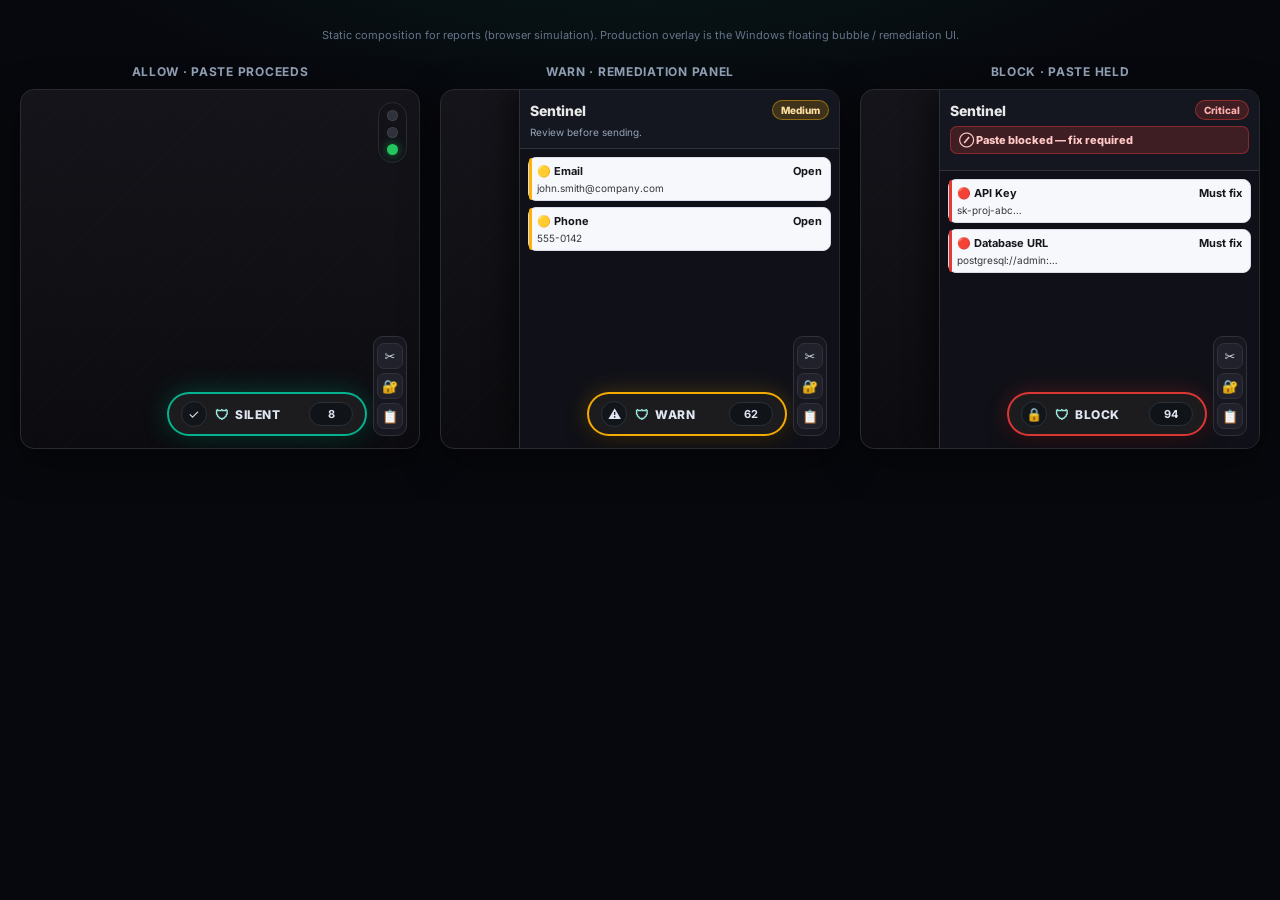
<file: docs/report-figures/overlay-three-states-capture.html>
<!DOCTYPE html>
<html lang="en">
<head>
  <meta charset="UTF-8">
  <meta name="viewport" content="width=device-width, initial-scale=1.0">
  <title>Overlay three states — documentation capture</title>
  <link rel="preconnect" href="https://fonts.googleapis.com">
  <link rel="preconnect" href="https://fonts.gstatic.com" crossorigin>
  <link href="https://fonts.googleapis.com/css2?family=Inter:wght@500;600;700;800&display=swap" rel="stylesheet">
  <style>
    :root {
      --bg: #07080d;
      --accent: #02C39A;
      --warn: #ffb300;
      --danger: #e53935;
      --card: #1C1C1E;
      --line: #2a2a33;
    }
    * { box-sizing: border-box; margin: 0; padding: 0; }
    body {
      font-family: "Inter", system-ui, sans-serif;
      background: radial-gradient(1200px 420px at 50% -10%, rgba(2, 195, 154, 0.1), transparent 50%), var(--bg);
      color: #e8e8e8;
      padding: 28px 20px 40px;
      min-height: 100vh;
    }
    .doc-note {
      text-align: center;
      font-size: 11px;
      color: #64748b;
      margin-bottom: 22px;
    }
    .row {
      display: flex;
      gap: 20px;
      justify-content: center;
      align-items: stretch;
      flex-wrap: wrap;
      max-width: 1320px;
      margin: 0 auto;
    }
    .col {
      flex: 1 1 300px;
      max-width: 400px;
      display: flex;
      flex-direction: column;
    }
    .col h2 {
      font-size: 12px;
      font-weight: 700;
      letter-spacing: 0.06em;
      text-transform: uppercase;
      color: #94a3b8;
      text-align: center;
      margin-bottom: 10px;
    }
    .stage {
      position: relative;
      height: 360px;
      background: linear-gradient(180deg, #14141a 0%, #0c0c10 100%);
      border: 1px solid var(--line);
      border-radius: 14px;
      overflow: hidden;
      box-shadow: 0 12px 40px rgba(0, 0, 0, 0.45);
    }
    .backdrop {
      position: absolute;
      inset: 0;
      opacity: 0.35;
      background: repeating-linear-gradient(
        -45deg,
        transparent,
        transparent 8px,
        rgba(255, 255, 255, 0.02) 8px,
        rgba(255, 255, 255, 0.02) 9px
      );
    }
    .traffic {
      position: absolute;
      right: 12px;
      top: 12px;
      background: #121218;
      border: 1px solid #2a2a31;
      border-radius: 999px;
      padding: 7px 8px;
      display: flex;
      flex-direction: column;
      gap: 6px;
      align-items: center;
      z-index: 3;
    }
    .dot {
      width: 11px;
      height: 11px;
      border-radius: 50%;
      background: #2f313a;
      box-shadow: inset 0 0 0 1px rgba(255, 255, 255, 0.08);
    }
    .dot.on.green { background: #22c55e; box-shadow: 0 0 10px rgba(34, 197, 94, 0.6); }
    .dot.on.amber { background: var(--warn); box-shadow: 0 0 10px rgba(255, 179, 0, 0.55); }
    .dot.on.red { background: var(--danger); box-shadow: 0 0 10px rgba(229, 57, 53, 0.55); }

    .overlay {
      position: absolute;
      right: 12px;
      bottom: 12px;
      display: flex;
      align-items: flex-end;
      gap: 6px;
      z-index: 6;
    }
    .pill {
      min-height: 44px;
      border-radius: 26px;
      padding: 7px 12px;
      background: var(--card);
      display: flex;
      align-items: center;
      gap: 8px;
      width: 200px;
      color: #dfe6f2;
      box-shadow: 0 10px 22px rgba(0, 0, 0, 0.42);
      border: 2px solid transparent;
    }
    /* Teal / amber / red “pill” treatments matching report captions */
    .pill.pill-allow {
      border-color: rgba(2, 195, 154, 0.9);
      box-shadow: 0 0 26px rgba(2, 195, 154, 0.28), 0 10px 22px rgba(0, 0, 0, 0.42);
    }
    .pill.pill-warn {
      border-color: rgba(255, 179, 0, 0.95);
      box-shadow: 0 0 22px rgba(255, 179, 0, 0.22), 0 10px 22px rgba(0, 0, 0, 0.42);
    }
    .pill.pill-block {
      border-color: rgba(229, 57, 53, 0.95);
      box-shadow: 0 0 22px rgba(229, 57, 53, 0.25), 0 10px 22px rgba(0, 0, 0, 0.42);
    }
    .pill-ico {
      width: 26px;
      height: 26px;
      border-radius: 50%;
      display: grid;
      place-items: center;
      background: #12151a;
      border: 1px solid #2a3138;
      font-size: 13px;
      flex: 0 0 auto;
    }
    .pill-main {
      display: flex;
      align-items: center;
      gap: 6px;
      font-size: 12px;
      font-weight: 800;
      letter-spacing: 0.04em;
    }
    .pill-main .shield { color: #9cebe1; font-size: 14px; }
    .pill-score {
      margin-left: auto;
      background: #101318;
      border: 1px solid #29313a;
      border-radius: 999px;
      font-size: 11px;
      font-weight: 700;
      padding: 4px 9px;
      min-width: 44px;
      text-align: center;
    }
    .tb {
      width: 34px;
      border-radius: 10px;
      border: 1px solid #303039;
      background: #17171f;
      padding: 6px 0;
      display: grid;
      gap: 4px;
      justify-items: center;
    }
    .tb span {
      width: 26px;
      height: 26px;
      border-radius: 7px;
      border: 1px solid #31313b;
      background: #20212a;
      font-size: 13px;
      display: grid;
      place-items: center;
      color: #cfd6e3;
    }

    .remed {
      position: absolute;
      top: 0;
      right: 0;
      width: min(92%, 320px);
      height: 100%;
      background: #101118;
      border-left: 1px solid #2d3038;
      z-index: 5;
      display: flex;
      flex-direction: column;
      box-shadow: -10px 0 24px rgba(0, 0, 0, 0.45);
      transform: translateX(100%);
      transition: transform 0.2s ease;
    }
    .remed.open { transform: translateX(0); }
    .remed-head {
      padding: 10px;
      border-bottom: 1px solid #2f323b;
      background: #151720;
    }
    .head-row {
      display: flex;
      justify-content: space-between;
      align-items: center;
      margin-bottom: 6px;
    }
    .head-row h3 { font-size: 14px; font-weight: 800; }
    .risk-badge {
      font-size: 10px;
      font-weight: 800;
      padding: 3px 8px;
      border-radius: 999px;
      border: 1px solid rgba(255, 255, 255, 0.2);
    }
    .risk-medium { background: rgba(255, 179, 0, 0.18); color: #ffe0a3; border-color: rgba(255, 179, 0, 0.45); }
    .risk-critical { background: rgba(229, 57, 53, 0.2); color: #ffb0ae; border-color: rgba(229, 57, 53, 0.5); }
    .banner {
      border-radius: 7px;
      font-size: 11px;
      font-weight: 800;
      padding: 6px 8px;
      margin-bottom: 6px;
    }
    .banner.block-msg {
      background: rgba(229, 57, 53, 0.2);
      border: 1px solid rgba(229, 57, 53, 0.45);
      color: #ffc9c6;
    }
    .issues { flex: 1; overflow: hidden; padding: 8px; display: grid; gap: 6px; align-content: start; }
    .issue {
      background: #f6f8fb;
      color: #14161c;
      border-radius: 8px;
      border: 1px solid #d9deea;
      padding: 6px 8px;
      font-size: 11px;
      position: relative;
    }
    .issue::before {
      content: "";
      position: absolute;
      left: 0;
      top: 0;
      bottom: 0;
      width: 3px;
      background: var(--warn);
      border-radius: 8px 0 0 8px;
    }
    .issue.critical::before { background: var(--danger); }
    .i-top { display: flex; justify-content: space-between; font-weight: 700; }
    .i-prev { opacity: 0.85; margin-top: 4px; font-size: 10px; }
  </style>
</head>
<body>
  <p class="doc-note">
    Static composition for reports (browser simulation). Production overlay is the Windows floating bubble / remediation UI.
  </p>
  <div class="row">
    <div class="col">
      <h2>Allow · paste proceeds</h2>
      <div class="stage">
        <div class="backdrop"></div>
        <div class="traffic">
          <span class="dot"></span>
          <span class="dot"></span>
          <span class="dot on green"></span>
        </div>
        <div class="overlay">
          <div class="pill pill-allow">
            <span class="pill-ico">✓</span>
            <div class="pill-main"><span class="shield">🛡</span><span>SILENT</span></div>
            <div class="pill-score">8</div>
          </div>
          <div class="tb"><span>✂</span><span>🔐</span><span>📋</span></div>
        </div>
      </div>
    </div>
    <div class="col">
      <h2>Warn · remediation panel</h2>
      <div class="stage">
        <div class="backdrop"></div>
        <div class="traffic">
          <span class="dot"></span>
          <span class="dot on amber"></span>
          <span class="dot"></span>
        </div>
        <aside class="remed open">
          <div class="remed-head">
            <div class="head-row">
              <h3>Sentinel</h3>
              <span class="risk-badge risk-medium">Medium</span>
            </div>
            <div style="font-size:10px;color:#94a3b8">Review before sending.</div>
          </div>
          <div class="issues">
            <div class="issue">
              <div class="i-top"><span>🟡 Email</span><span>Open</span></div>
              <div class="i-prev">john.smith@company.com</div>
            </div>
            <div class="issue">
              <div class="i-top"><span>🟡 Phone</span><span>Open</span></div>
              <div class="i-prev">555-0142</div>
            </div>
          </div>
        </aside>
        <div class="overlay">
          <div class="pill pill-warn">
            <span class="pill-ico">⚠</span>
            <div class="pill-main"><span class="shield">🛡</span><span>WARN</span></div>
            <div class="pill-score">62</div>
          </div>
          <div class="tb"><span>✂</span><span>🔐</span><span>📋</span></div>
        </div>
      </div>
    </div>
    <div class="col">
      <h2>Block · paste held</h2>
      <div class="stage">
        <div class="backdrop"></div>
        <div class="traffic">
          <span class="dot on red"></span>
          <span class="dot"></span>
          <span class="dot"></span>
        </div>
        <aside class="remed open">
          <div class="remed-head">
            <div class="head-row">
              <h3>Sentinel</h3>
              <span class="risk-badge risk-critical">Critical</span>
            </div>
            <div class="banner block-msg">⊘ Paste blocked — fix required</div>
          </div>
          <div class="issues">
            <div class="issue critical">
              <div class="i-top"><span>🔴 API Key</span><span>Must fix</span></div>
              <div class="i-prev">sk-proj-abc…</div>
            </div>
            <div class="issue critical">
              <div class="i-top"><span>🔴 Database URL</span><span>Must fix</span></div>
              <div class="i-prev">postgresql://admin:…</div>
            </div>
          </div>
        </aside>
        <div class="overlay">
          <div class="pill pill-block">
            <span class="pill-ico">🔒</span>
            <div class="pill-main"><span class="shield">🛡</span><span>BLOCK</span></div>
            <div class="pill-score">94</div>
          </div>
          <div class="tb"><span>✂</span><span>🔐</span><span>📋</span></div>
        </div>
      </div>
    </div>
  </div>
</body>
</html>
</file>
<file: docs/shared-styles.css>
/* Core Sentinel — shared design tokens and components */

:root {
  --bg: #0a0a0f;
  --bg-soft: #0a0a0f;
  --card-bg: #111118;
  --card: var(--card-bg);
  --text: #e8e8e8;
  --text-muted: rgba(232, 232, 232, 0.72);
  --muted: var(--text-muted);
  --line: rgba(255, 255, 255, 0.12);
  --accent: #02c39a;
  --danger: #ff4d6d;
  --warn: #ffb703;
  --ok: #43aa8b;
  --radius: 14px;
  --shadow: 0 4px 24px rgba(0, 0, 0, 0.3);
  --divider: rgba(255, 255, 255, 0.06);
  --maxw: 1180px;

  --fs-body: 0.9rem;
  --lh-body: 1.65;
  --fs-h1: clamp(2.8rem, 5vw, 4rem);
  --fs-h2: clamp(1.8rem, 2.8vw, 2.2rem);
  --fs-h3: clamp(1rem, 0.9rem + 0.2vw, 1.1rem);
  --fs-label: 0.7rem;

  --section-pad-y: 5rem;
  --section-pad-y-mobile: 3rem;
  --card-pad: 1.5rem;
  --section-head-gap: 1rem;

  --nav-h: 64px;
  --nav-h-mobile: 56px;

  --btn-text-on-accent: #042820;

  --chart-tick: rgba(232, 232, 232, 0.42);
  --legend-muted: rgba(232, 232, 232, 0.38);
}

* {
  box-sizing: border-box;
}

html {
  scroll-behavior: smooth;
}

body {
  font-family: "Inter", system-ui, -apple-system, "Segoe UI", sans-serif;
  background: var(--bg);
  color: var(--text-muted);
  font-size: var(--fs-body);
  font-weight: 400;
  line-height: var(--lh-body);
  transition: opacity 0.18s ease;
}

h1,
h2,
h3,
h4,
.hero h1,
.section-title {
  color: var(--text);
}

h1 {
  font-size: var(--fs-h1);
  font-weight: 800;
  letter-spacing: -0.04em;
  line-height: 1.08;
}

h2 {
  font-size: var(--fs-h2);
  font-weight: 700;
  letter-spacing: -0.03em;
  line-height: 1.15;
}

h3,
.card h3 {
  font-size: var(--fs-h3);
  font-weight: 600;
  letter-spacing: -0.02em;
  line-height: 1.25;
}

.section-label,
label.tag,
.stat-lbl,
.kpi-lbl {
  font-size: var(--fs-label);
  font-weight: 600;
  letter-spacing: 0.08em;
  text-transform: uppercase;
}

body.page-enter {
  opacity: 0;
}

body.page-ready {
  opacity: 1;
}

body.page-leave {
  opacity: 0;
}

/* —— Nav —— */
.topnav {
  position: sticky;
  top: 0;
  z-index: 120;
  backdrop-filter: blur(12px);
  background: rgba(10, 10, 15, 0.78);
  border-bottom: 1px solid rgba(255, 255, 255, 0.08);
}

.topnav-inner {
  min-height: var(--nav-h);
  height: var(--nav-h);
  display: flex;
  align-items: center;
  justify-content: space-between;
  box-sizing: border-box;
}

.nav-links .btn-primary {
  color: var(--btn-text-on-accent);
}

.nav-links .btn-primary:hover {
  color: var(--btn-text-on-accent);
}

header.topbar .topbar-inner {
  min-height: var(--nav-h);
  height: var(--nav-h);
  box-sizing: border-box;
}

/* —— Buttons —— */
.btn {
  border-radius: 10px;
  border: 1px solid transparent;
  padding: 10px 16px;
  font-weight: 700;
  font-size: var(--fs-body);
  letter-spacing: 0.01em;
  display: inline-flex;
  align-items: center;
  gap: 7px;
  cursor: pointer;
  transition: transform 0.2s ease, border-color 0.2s ease, background 0.2s ease;
  font-family: inherit;
  text-decoration: none;
  box-sizing: border-box;
}

.btn:hover {
  transform: translateY(-2px);
}

.btn-outline {
  border-color: rgba(255, 255, 255, 0.18);
  background: rgba(255, 255, 255, 0.03);
  color: var(--text);
}

.btn-outline:hover {
  border-color: rgba(2, 195, 154, 0.45);
  background: rgba(2, 195, 154, 0.08);
}

.btn-primary {
  background: var(--accent);
  color: var(--btn-text-on-accent);
  border-color: rgba(2, 195, 154, 0.65);
  box-shadow: 0 10px 24px rgba(2, 195, 154, 0.25);
}

.btn-primary:hover {
  box-shadow: 0 14px 28px rgba(2, 195, 154, 0.32);
}

/* —— Cards (surface) —— */
.card,
.stat-card,
.hub-card {
  background: var(--card-bg);
  border: 1px solid var(--line);
  border-radius: var(--radius);
  padding: var(--card-pad);
  box-shadow: var(--shadow);
}

/* Landing: section rhythm */
.page-site main > section:not(.hero) {
  padding: var(--section-pad-y) 0;
  position: relative;
}

.page-site .section-title {
  margin-bottom: var(--section-head-gap);
}

.page-site section[id],
.page-site [id] {
  scroll-margin-top: calc(var(--nav-h) + 12px);
}

@media (max-width: 760px) {
  .topnav-inner,
  header.topbar .topbar-inner {
    min-height: var(--nav-h-mobile);
    height: var(--nav-h-mobile);
  }

  .page-site .nav-links > a:not(.btn-primary) {
    display: none;
  }

  .page-site main > section:not(.hero) {
    padding: var(--section-pad-y-mobile) 0;
  }

  .page-site section[id],
  .page-site [id] {
    scroll-margin-top: calc(var(--nav-h-mobile) + 10px);
  }

  .page-hub .top-actions > a.btn-outline,
  .page-hub .top-actions .mini-note,
  .page-hub #connStatus {
    display: none;
  }

  .page-hub .top-actions .btn-primary,
  .page-hub .top-actions #hdrAdminSlot,
  .page-hub .top-actions #hdrAdminSlot .btn {
    display: inline-flex;
  }
}

.page-dashboard .hdr {
  position: sticky;
  top: 0;
  z-index: 120;
  min-height: var(--nav-h);
  height: var(--nav-h);
  padding: 0 28px;
  box-sizing: border-box;
  display: flex;
  align-items: center;
  justify-content: space-between;
  background: var(--bg-soft);
  border-bottom: 1px solid var(--divider);
}

@media (max-width: 560px) {
  .page-dashboard .hdr {
    min-height: var(--nav-h-mobile);
    height: var(--nav-h-mobile);
    padding: 0 16px;
    flex-wrap: wrap;
    gap: 10px;
  }
}
</file>
